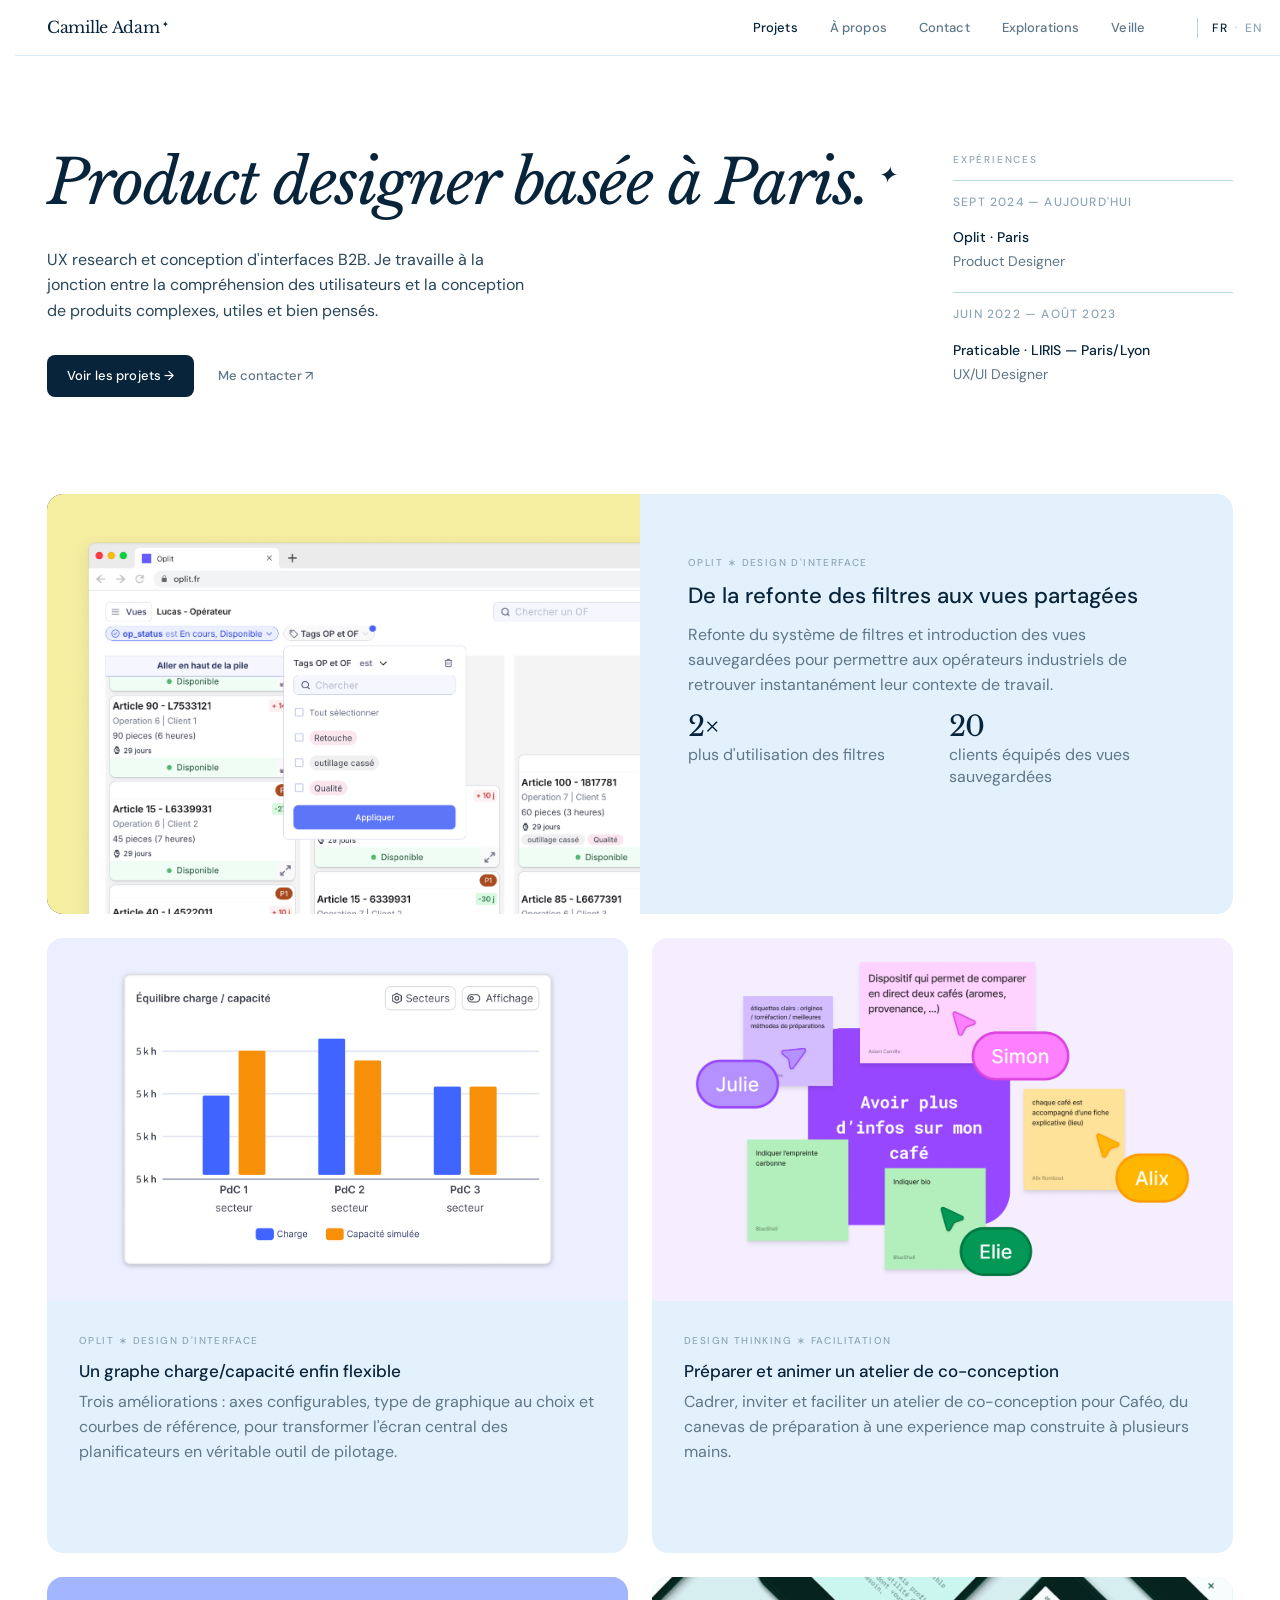
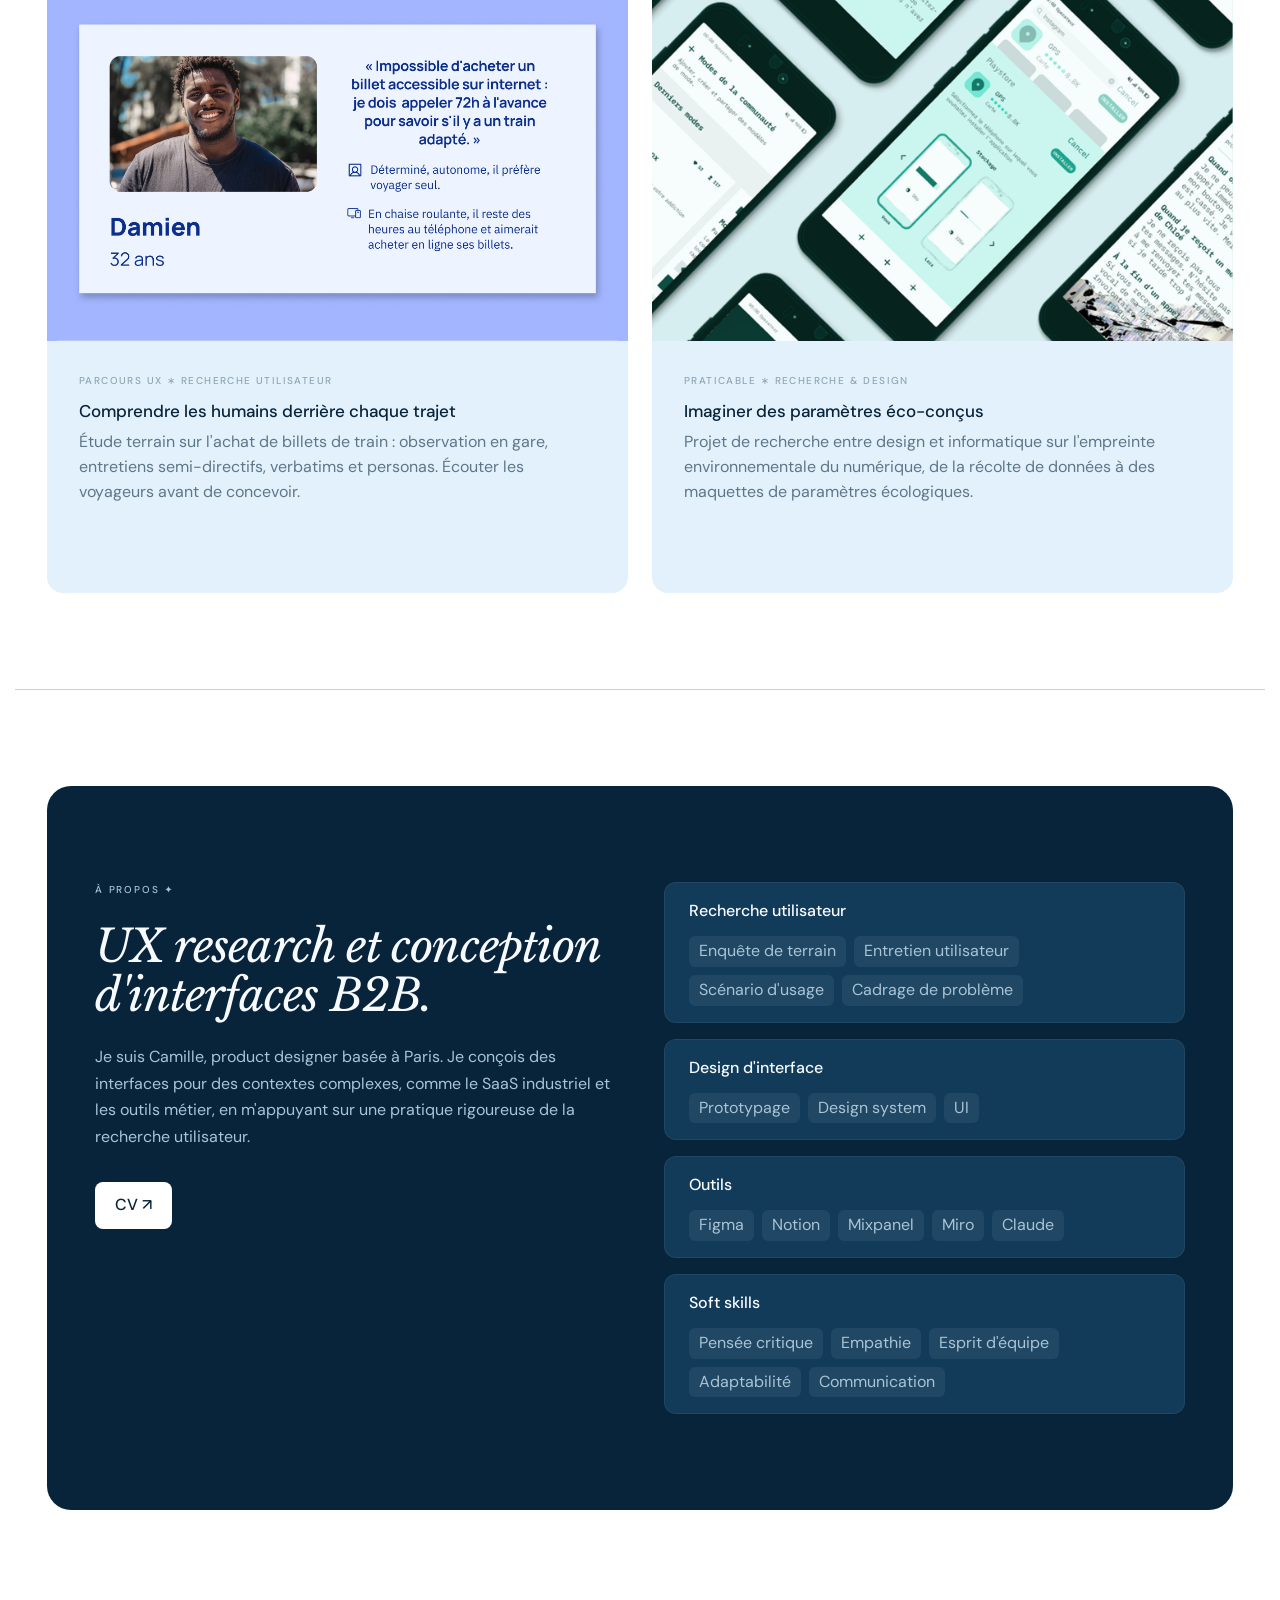
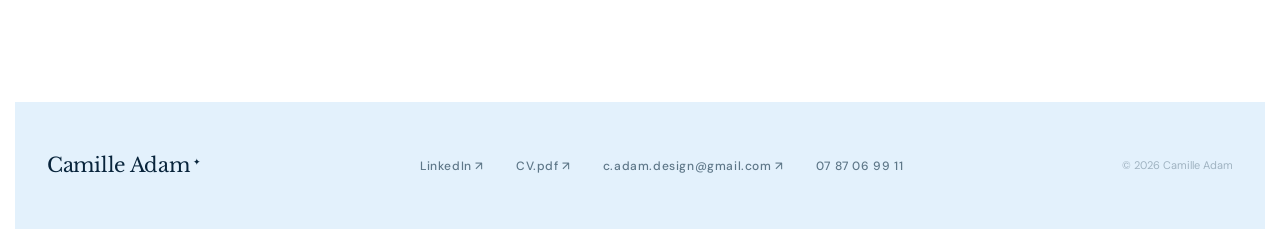
<file: index.html>
<!DOCTYPE html>
<html lang="fr">
<head>
<meta charset="UTF-8">
<meta name="viewport" content="width=device-width, initial-scale=1.0">
<title>Camille Adam — Product Designer</title>
<template id="__bundler_thumbnail" data-bg-color="#F7FBFF">
  <svg viewBox="0 0 1200 800" xmlns="http://www.w3.org/2000/svg">
    <rect width="1200" height="800" fill="#F7FBFF"/>
    <text x="600" y="380" font-family="Georgia, serif" font-size="120" fill="#12304A" text-anchor="middle">Camille Adam</text>
    <text x="600" y="470" font-family="Georgia, serif" font-size="60" fill="#8EA6B5" text-anchor="middle">✦</text>
  </svg>
</template>
<link rel="preconnect" href="https://fonts.googleapis.com">
<link href="https://fonts.googleapis.com/css2?family=Libre+Baskerville:ital,wght@0,400;0,700;1,400&family=DM+Sans:ital,opsz,wght@0,9..40,300;0,9..40,400;0,9..40,500;0,9..40,700&display=swap" rel="stylesheet">
<style>

/* =============================================
   DESIGN SYSTEM TOKENS
   ============================================= */
:root {
  --color-canvas:          #FFFFFF;
  --color-canvas-soft:     #E3F1FC;
  --color-surface-card:    #B9DCF2;
  --color-surface-dark:    #08243B;
  --color-surface-dark-el: #123B59;
  --color-ink:             #08243B;
  --color-body:            #29465A;
  --color-muted:           #5E7788;
  --color-muted-soft:      #8EA6B5;
  --color-hairline:        #B8D5EA;
  --color-hairline-soft:   #D9EBF7;
  --color-on-dark:         #F7FBFF;
  --color-on-dark-soft:    #A9C4D6;

  --font-display: 'Libre Baskerville', Georgia, serif;
  --font-body:    'DM Sans', system-ui, sans-serif;

  --space-xs:  8px;
  --space-sm:  12px;
  --space-md:  16px;
  --space-lg:  24px;
  --space-xl:  32px;
  --space-xxl: 48px;
  --space-section: 96px;

  --radius-sm: 6px;
  --radius-md: 8px;
  --radius-lg: 12px;
  --radius-xl: 16px;
}

/* =============================================
   RESET & BASE
   ============================================= */
*, *::before, *::after { margin: 0; padding: 0; box-sizing: border-box; }

html { scroll-behavior: smooth; }

body {
  background: var(--color-canvas);
  color: var(--color-ink);
  font-family: var(--font-body);
  font-size: 15px;
  line-height: 1.55;
  -webkit-font-smoothing: antialiased;
}

html { overflow-x: hidden; scrollbar-gutter: stable both-edges; }

a { text-decoration: none; color: inherit; }

/* =============================================
   FADE-IN ANIMATION
   ============================================= */
@keyframes fadeUp {
  from { opacity: 0; transform: translateY(16px); }
  to   { opacity: 1; transform: translateY(0); }
}

@media (prefers-reduced-motion: no-preference) {
  .fade-up { animation: fadeUp 0.6s ease both; }
  .fade-up-1 { animation-delay: 0.05s; }
  .fade-up-2 { animation-delay: 0.15s; }
  .fade-up-3 { animation-delay: 0.25s; }
  .fade-up-4 { animation-delay: 0.35s; }
  .fade-up-5 { animation-delay: 0.45s; }
}

/* =============================================
   LAYOUT
   ============================================= */
.page {
  max-width: 1400px;
  margin: 0 auto;
  padding: 0 var(--space-xl);
}

/* =============================================
   NAV
   ============================================= */
nav {
  position: fixed;
  top: 0; left: 0; right: 0;
  z-index: 100;
  background: var(--color-canvas);
  border-bottom: 1px solid var(--color-hairline-soft);
  height: 56px;
  display: flex;
  align-items: center;
}

.nav-inner {
  max-width: 1400px;
  margin: 0 auto;
  padding: 0 var(--space-xl);
  width: 100%;
  display: flex;
  align-items: center;
  justify-content: space-between;
}

.nav-logo {
  font-family: var(--font-display);
  font-style: normal;
  font-size: 16px;
  color: var(--color-ink);
  letter-spacing: -0.3px;
}

.nav-logo span {
  font-size: 0.5em;
  vertical-align: super;
  margin-left: 3px;
}

.nav-links {
  display: flex;
  align-items: center;
  gap: var(--space-xl);
  list-style: none;
}

.nav-links a {
  font-family: var(--font-body);
  font-size: 13px;
  font-weight: 500;
  color: var(--color-muted);
  transition: color 0.15s ease;
  letter-spacing: 0.01em;
  cursor: pointer;
  white-space: nowrap;
}

.nav-links a:hover,
.nav-links a.active { color: var(--color-ink); }

.menu-toggle {
  display: none;
  border: 0;
  background: none;
  color: var(--color-ink);
  font: 500 12px var(--font-body);
  cursor: pointer;
}

/* ---- Language switch ---- */
.lang-switch {
  display: inline-flex;
  align-items: center;
  gap: 6px;
  padding-left: var(--space-sm);
  margin-left: calc(var(--space-xl) - var(--space-sm));
  border-left: 1px solid var(--color-hairline);
}

.lang-switch button {
  font-family: var(--font-body);
  font-size: 12px;
  font-weight: 500;
  letter-spacing: 0.04em;
  color: var(--color-muted-soft);
  background: none;
  border: none;
  padding: 2px;
  cursor: pointer;
  transition: color 0.15s ease;
}

.lang-switch button:hover { color: var(--color-muted); }
.lang-switch button.active { color: var(--color-ink); }
.lang-sep { color: var(--color-muted-soft); font-size: 11px; }

/* =============================================
   HERO
   ============================================= */
.hero {
  padding-top: calc(56px + var(--space-section));
  padding-bottom: var(--space-xxl);
  display: grid;
  grid-template-columns: 1fr 280px;
  gap: var(--space-xxl);
  align-items: start;
}

.hero-title {
  font-family: var(--font-display);
  font-style: italic;
  font-size: clamp(38px, 4.8vw, 62px);
  font-weight: 400;
  line-height: 1.02;
  letter-spacing: -1.5px;
  color: var(--color-ink);
  margin-bottom: var(--space-xl);
}

.hero-title .glyph {
  font-size: 0.38em;
  vertical-align: super;
  margin-left: 8px;
  letter-spacing: 0;
}

.hero-sub {
  font-family: var(--font-body);
  font-size: 16px;
  font-weight: 400;
  color: var(--color-body);
  line-height: 1.6;
  max-width: 480px;
  margin-bottom: var(--space-xl);
}

.hero-actions {
  display: flex;
  align-items: center;
  gap: var(--space-lg);
}

.btn-primary {
  display: inline-flex;
  align-items: center;
  gap: 8px;
  background: var(--color-ink);
  color: var(--color-canvas);
  font-family: var(--font-body);
  font-size: 13px;
  font-weight: 500;
  padding: 11px 20px;
  border-radius: var(--radius-md);
  transition: opacity 0.15s ease;
  letter-spacing: 0.01em;
  cursor: pointer;
  white-space: nowrap;
}

.btn-primary:hover { opacity: 0.85; }

.btn-ghost {
  font-family: var(--font-body);
  font-size: 13px;
  font-weight: 500;
  color: var(--color-muted);
  display: inline-flex;
  align-items: center;
  gap: 6px;
  transition: color 0.15s ease;
  cursor: pointer;
  white-space: nowrap;
}

.btn-ghost:hover { color: var(--color-ink); }

/* =============================================
   TIMELINE (droite du hero)
   ============================================= */
.timeline-label {
  font-family: var(--font-body);
  font-size: 10px;
  font-weight: 500;
  letter-spacing: 0.18em;
  text-transform: uppercase;
  color: var(--color-muted-soft);
  margin-bottom: var(--space-sm);
}

.timeline {
  display: flex;
  flex-direction: column;
  gap: 0;
}

.timeline-year {
  font-family: var(--font-body);
  font-size: 12px;
  font-weight: 500;
  letter-spacing: 0.1em;
  color: var(--color-muted-soft);
  text-transform: uppercase;
  padding: var(--space-sm) 0 var(--space-xs);
  border-top: 1px solid var(--color-hairline);
  margin-top: var(--space-sm);
}

.timeline-year:first-child { margin-top: 0; }

.timeline-item {
  padding: var(--space-xs) 0;
  display: flex;
  flex-direction: column;
  gap: 2px;
}

.timeline-company {
  font-family: var(--font-body);
  font-size: 14px;
  font-weight: 500;
  color: var(--color-ink);
}

.timeline-role {
  font-family: var(--font-body);
  font-size: 14px;
  font-weight: 400;
  color: var(--color-muted);
}

/* =============================================
   DIVIDER
   ============================================= */
.section-divider {
  border: none;
  border-top: 1px solid var(--color-hairline);
  margin: 0;
}

/* =============================================
   PROJETS
   ============================================= */
.projects-section {
  padding: var(--space-xxl) 0 var(--space-section);
}

.section-header {
  display: flex;
  align-items: baseline;
  justify-content: space-between;
  margin-bottom: var(--space-xxl);
}

.section-title {
  font-family: var(--font-display);
  font-style: italic;
  font-size: 32px;
  font-weight: 400;
  color: var(--color-ink);
  letter-spacing: -0.5px;
}

.section-link {
  font-family: var(--font-body);
  font-size: 13px;
  font-weight: 500;
  color: var(--color-muted);
  display: flex;
  align-items: center;
  gap: 6px;
  transition: color 0.15s ease;
  cursor: pointer;
}

.section-link:hover { color: var(--color-ink); }

/* Project grid */
.projects-grid {
  display: grid;
  grid-template-columns: repeat(2, 1fr);
  gap: var(--space-lg);
}

.project-card {
  border-radius: var(--radius-xl);
  overflow: hidden;
  cursor: pointer;
  transition: transform 0.2s ease;
  position: relative;
}

.project-card:not(.project-card-large) {
  display: flex;
  flex-direction: column;
}

.project-card:hover { transform: translateY(-3px); }

.project-card-large {
  grid-column: span 2;
  display: grid;
  grid-template-columns: 1fr 1fr;
}

.project-visual {
  aspect-ratio: 4/3;
  display: flex;
  align-items: center;
  justify-content: center;
  position: relative;
  overflow: hidden;
}

.project-card:not(.project-card-large) .project-visual {
  aspect-ratio: 16 / 10;
  flex: 0 0 auto;
}

.project-card-large .project-visual {
  aspect-ratio: auto;
  min-height: 420px;
}

/* Visuals par projet */
.visual-1 { background: var(--color-surface-dark); }

.visual-1-inner {
  width: 80%;
  height: 70%;
  background: var(--color-surface-dark-el);
  border-radius: var(--radius-lg);
  border: 1px solid #333;
  display: flex;
  flex-direction: column;
  padding: var(--space-md);
  gap: var(--space-sm);
}

.mock-bar { height: 8px; border-radius: 4px; background: #333; }
.mock-bar-short { width: 40%; }
.mock-bar-med   { width: 65%; }
.mock-bar-long  { width: 85%; }

.mock-row { display: flex; gap: 8px; margin-top: auto; }

.mock-pill {
  height: 24px;
  border-radius: 12px;
  background: #2a2820;
  border: 1px solid #3a3830;
  flex: 1;
}

.mock-pill-yellow {
  background: rgba(255, 246, 190, 0.15);
  border-color: rgba(255, 246, 190, 0.3);
}

.visual-2 { background: #DDEBF5; }

.visual-2-inner {
  width: 75%;
  height: 65%;
  display: flex;
  flex-direction: column;
  gap: 10px;
}

.mock-card-light {
  background: #fff;
  border-radius: var(--radius-md);
  padding: 14px;
  flex: 1;
  display: flex;
  flex-direction: column;
  gap: 6px;
  box-shadow: 0 2px 8px rgba(0,0,0,0.06);
}

.mock-dot-row { display: flex; gap: 5px; margin-bottom: 4px; }
.mock-dot { width: 6px; height: 6px; border-radius: 50%; background: #ddd; }
.mock-dot-yellow { background: var(--color-surface-card); }
.mock-line { height: 6px; border-radius: 3px; background: #eee; }

.visual-4 { background: #2A4858; }

.visual-4-inner {
  width: 80%;
  display: flex;
  flex-direction: column;
  gap: 12px;
}

.mock-flow-item {
  background: rgba(255,255,255,0.08);
  border: 1px solid rgba(255,255,255,0.12);
  border-radius: var(--radius-md);
  padding: 10px 14px;
  display: flex;
  align-items: center;
  gap: 10px;
}

.mock-flow-dot {
  width: 8px; height: 8px;
  border-radius: 50%;
  background: var(--color-canvas);
  opacity: 0.6;
  flex-shrink: 0;
}

.mock-flow-line {
  height: 5px;
  border-radius: 3px;
  background: rgba(255,255,255,0.15);
  flex: 1;
}

.visual-3 { background: #E5F2FB; }
.visual-3 { overflow: hidden; }
.visual-5 { background: #D7EEF0; overflow: hidden; }
.visual-5-img {
  width: 100%;
  height: 100%;
  object-fit: cover;
  object-position: center;
  display: block;
  transform: scale(1);
  transition: transform 0.5s cubic-bezier(0.22, 1, 0.36, 1);
}
.project-card:hover .visual-5-img { transform: scale(1.05); }

.visual-8 { overflow: hidden; }
.visual-8-img {
  width: 100%;
  height: 100%;
  object-fit: cover;
  object-position: center;
  display: block;
  transform: scale(1);
  transition: transform 0.5s cubic-bezier(0.22, 1, 0.36, 1);
}
.project-card:hover .visual-8-img { transform: scale(1.05); }

/* Visual 7 — verbatim "voices" wall */
.visual-7 { background: #A2B5FF; overflow: hidden; }
.visual-7-img {
  width: 100%;
  height: 100%;
  object-fit: contain;
  object-position: center;
  display: block;
  transform: scale(1);
  transition: transform 0.5s cubic-bezier(0.22, 1, 0.36, 1);
}
.project-card:hover .visual-7-img { transform: scale(1.05); }
.visual-3-img {
  width: 100%;
  height: 100%;
  object-fit: cover;
  object-position: center;
  display: block;
  transform: scale(1);
  transition: transform 0.5s cubic-bezier(0.22, 1, 0.36, 1);
}
.project-card:hover .visual-3-img { transform: scale(1.05); }

/* Visual 8 — co-design board (FigJam-style) */
.visual-8 { background: var(--color-canvas-soft); }
.visual-8-inner { position: relative; width: 86%; height: 74%; }
.v8-note { position: absolute; border-radius: 6px; padding: 9px 10px; box-shadow: 0 2px 8px rgba(28,26,20,0.10); transition: transform 0.4s cubic-bezier(0.22,1,0.36,1); }
.v8-note .l { display: block; height: 4px; border-radius: 2px; background: rgba(28,26,20,0.28); }
.v8-note .l + .l { margin-top: 4px; }
.v8-note .l.s { width: 60%; }
.v8-n1 { top: 4%; left: 2%; width: 34%; background: var(--color-surface-card); transform: rotate(-4deg); }
.v8-n2 { top: 2%; right: 4%; width: 30%; background: #C8E5F5; transform: rotate(3deg); }
.v8-n3 { top: 40%; left: 8%; width: 32%; background: #D8EEF8; transform: rotate(2deg); }
.v8-n4 { top: 46%; right: 2%; width: 34%; background: var(--color-surface-card); transform: rotate(-3deg); }
.v8-n5 { bottom: 2%; left: 26%; width: 34%; background: #D3EAF5; transform: rotate(-1deg); }
.project-card:hover .v8-n1 { transform: rotate(-4deg) translateY(-4px); }
.project-card:hover .v8-n2 { transform: rotate(3deg) translateY(-4px); }
.project-card:hover .v8-n4 { transform: rotate(-3deg) translateY(-4px); }
.v8-votes { position: absolute; top: 42%; left: 47%; display: flex; gap: 4px; }
.v8-votes span { width: 8px; height: 8px; border-radius: 50%; background: var(--color-ink); opacity: 0.55; }
.v8-votes span:nth-child(2) { opacity: 0.35; }
.v8-votes span:nth-child(3) { opacity: 0.2; }
.visual-3-inner {
  width: 78%;
  height: 62%;
  background: var(--color-surface-dark-el);
  border: 1px solid #333;
  border-radius: var(--radius-lg);
  padding: var(--space-md);
  display: flex;
  align-items: flex-end;
  gap: 7px;
  position: relative;
}
.mock-chart-bar { flex: 1; border-radius: 3px 3px 0 0; background: #333; }
.mock-chart-bar.is-accent { background: rgba(255, 246, 190, 0.35); }
.mock-chart-line {
  position: absolute;
  left: var(--space-md);
  right: var(--space-md);
  top: 40%;
  height: 2px;
  background: rgba(255, 246, 190, 0.55);
}

/* Project info */
.project-info {
  padding: var(--space-xl);
  background: var(--color-canvas-soft);
  display: flex;
  flex-direction: column;
  justify-content: flex-end;
}

.project-card:not(.project-card-large) .project-info {
  flex: 1;
  min-height: 220px;
}

.project-card-large .project-info { padding: var(--space-xxl); justify-content: center; }

.project-tag {
  font-family: var(--font-body);
  font-size: 10px;
  font-weight: 500;
  letter-spacing: 0.14em;
  text-transform: uppercase;
  color: var(--color-muted-soft);
  margin-bottom: var(--space-sm);
}

.project-title {
  font-family: var(--font-body);
  font-size: 17px;
  font-weight: 500;
  color: var(--color-ink);
  line-height: 1.3;
  margin-bottom: var(--space-xs);
}

.project-card-large .project-title {
  font-size: 22px;
  margin-bottom: var(--space-sm);
}

.project-desc {
  font-family: var(--font-body);
  font-size: 16px;
  font-weight: 400;
  color: var(--color-muted);
  line-height: 1.55;
  margin-bottom: var(--space-md);
}

.project-cta {
  display: inline-flex;
  align-items: center;
  gap: 6px;
  margin-top: var(--space-md);
  font-family: var(--font-body);
  font-size: 16px;
  font-weight: 500;
  letter-spacing: 0.01em;
  color: var(--color-ink);
  opacity: 0;
  transform: translateY(4px);
  transition: opacity 0.2s ease, transform 0.2s ease;
}
.project-card:hover .project-cta,
.project-card:focus-visible .project-cta {
  opacity: 1;
  transform: translateY(0);
}
@media (hover: none) {
  .project-cta { opacity: 1; transform: none; }
}

/* Impact / KPIs on the large card */
.project-impact {
  display: flex;
  gap: var(--space-lg);
  margin: 0 0 var(--space-lg);
}

.impact-item {
  flex: 1;
  display: flex;
  flex-direction: column;
  gap: 3px;
}

.impact-num {
  font-family: var(--font-display);
  font-size: 28px;
  font-weight: 400;
  line-height: 1;
  color: var(--color-ink);
  letter-spacing: -0.5px;
}

.impact-label {
  font-family: var(--font-body);
  font-size: 16px;
  font-weight: 400;
  line-height: 1.35;
  color: var(--color-muted);
}

/* =============================================
   ABOUT BAND
   ============================================= */
.about-band {
  background: var(--color-surface-dark);
  border-radius: 24px;
  padding: var(--space-section) var(--space-xxl);
  margin: 0 0 var(--space-section);
  display: grid;
  grid-template-columns: 1fr 1fr;
  gap: var(--space-xxl);
  align-items: center;
}

.about-left {
  align-self: start;
  text-align: left;
}

.about-eyebrow {
  font-family: var(--font-body);
  font-size: 10px;
  font-weight: 500;
  letter-spacing: 0.18em;
  text-transform: uppercase;
  color: var(--color-on-dark-soft);
  margin-bottom: var(--space-lg);
}

.about-title {
  font-family: var(--font-display);
  font-style: italic;
  font-size: clamp(32px, 3.5vw, 48px);
  font-weight: 400;
  color: var(--color-on-dark);
  line-height: 1.1;
  letter-spacing: -0.8px;
  margin-bottom: var(--space-lg);
}

.about-body {
  font-family: var(--font-body);
  font-size: 16px;
  font-weight: 400;
  color: var(--color-on-dark-soft);
  line-height: 1.65;
  margin-bottom: var(--space-xl);
}

.about-btn {
  display: inline-flex;
  align-items: center;
  gap: 8px;
  background: var(--color-canvas);
  color: var(--color-ink);
  font-family: var(--font-body);
  font-size: 16px;
  font-weight: 500;
  padding: 11px 20px;
  border-radius: var(--radius-md);
  transition: opacity 0.15s ease;
}

.about-btn:hover { opacity: 0.85; }

.about-right {
  display: flex;
  flex-direction: column;
  gap: var(--space-md);
}

.skill-item {
  padding: var(--space-md) var(--space-lg);
  background: var(--color-surface-dark-el);
  border-radius: var(--radius-lg);
  border: 1px solid rgba(255,255,255,0.06);
  display: flex;
  flex-direction: column;
  align-items: flex-start;
  gap: var(--space-sm);
}

.skill-name {
  font-family: var(--font-body);
  font-size: 16px;
  font-weight: 500;
  color: var(--color-on-dark);
}

.skill-tags { display: flex; gap: var(--space-xs); flex-wrap: wrap; }

.skill-tag {
  font-family: var(--font-body);
  font-size: 16px;
  font-weight: 400;
  color: var(--color-on-dark-soft);
  background: rgba(255,255,255,0.06);
  padding: 3px 10px;
  border-radius: var(--radius-sm);
}

/* =============================================
   FOOTER
   ============================================= */
footer {
  background: var(--color-canvas-soft);
  padding: var(--space-xxl) 0;
}

.footer-inner {
  max-width: 1400px;
  margin: 0 auto;
  padding: 0 var(--space-xl);
  display: flex;
  align-items: center;
  justify-content: space-between;
  gap: var(--space-lg);
  flex-wrap: wrap;
}

.footer-name {
  font-family: var(--font-display);
  font-style: normal;
  font-size: 20px;
  color: var(--color-ink);
  letter-spacing: -0.3px;
}

.footer-name span {
  font-size: 0.45em;
  vertical-align: super;
  margin-left: 4px;
}

.footer-links {
  display: flex;
  align-items: center;
  gap: var(--space-xl);
  list-style: none;
  flex-wrap: wrap;
}

.footer-links a {
  font-family: var(--font-body);
  font-size: 12px;
  font-weight: 500;
  color: var(--color-muted);
  letter-spacing: 0.05em;
  transition: color 0.15s ease;
}

.footer-links a:hover { color: var(--color-ink); }

.footer-copy {
  font-family: var(--font-body);
  font-size: 11px;
  color: var(--color-muted);
  opacity: 0.5;
}

@media (max-width: 820px) {
  nav { height: 56px; }
  .menu-toggle { display: inline-flex; align-items: center; gap: 8px; }
  .menu-toggle::before { content: '☰'; font-size: 18px; line-height: 1; }
  .nav-links {
    display: none;
    position: absolute;
    top: 56px;
    left: 0;
    right: 0;
    padding: var(--space-lg);
    background: var(--color-canvas);
    border-bottom: 1px solid var(--color-hairline-soft);
    flex-direction: column;
    align-items: flex-start;
    gap: var(--space-md);
  }
  nav.is-open .nav-links { display: flex; }
  .nav-links .lang-switch { margin-left: 0; padding-left: 0; border-left: 0; }
  .hero { grid-template-columns: 1fr; }
  .projects-grid { grid-template-columns: 1fr; }
  .project-card-large { grid-column: span 1; grid-template-columns: 1fr; }
  .about-band { grid-template-columns: 1fr; padding: var(--space-xxl); }
  .page { padding: 0 var(--space-lg); }
  .footer-inner { flex-direction: column; align-items: flex-start; }
}

</style>
</head>
<body>

<!-- =============================================
   NAV
   ============================================= -->
<nav>
  <div class="nav-inner">
    <a href="#" class="nav-logo" data-scroll="top">Camille Adam<span>✦</span></a>
    <button class="menu-toggle" type="button" aria-expanded="false" aria-controls="site-navigation">Menu</button>
    <ul class="nav-links" id="site-navigation">
      <li><a class="active" data-scroll="projets" data-i18n="nav.work">Projets</a></li>
      <li><a data-scroll="about" data-i18n="nav.about">À propos</a></li>
      <li><a data-scroll="contact" data-i18n="nav.contact">Contact</a></li>
      <li><a href="Explorations.html" data-i18n="nav.explo">Explorations</a></li>
      <li><a href="Veille.html" data-i18n="nav.watch">Veille</a></li>
      <li>
        <div class="lang-switch" role="group" aria-label="Langue / Language">
          <button type="button" data-lang="fr" class="active" aria-pressed="true">FR</button>
          <span class="lang-sep" aria-hidden="true">·</span>
          <button type="button" data-lang="en" aria-pressed="false">EN</button>
        </div>
      </li>
    </ul>
  </div>
</nav>

<!-- =============================================
   HERO
   ============================================= -->
<div class="page">
  <section class="hero">

    <div class="hero-left">
      <h1 class="hero-title fade-up fade-up-1">
        <span data-i18n="hero.title">Product designer basée à Paris.</span><span class="glyph">✦</span>
      </h1>
      <p class="hero-sub fade-up fade-up-2" data-i18n="hero.sub">
        UX research et conception d'interfaces B2B. Je travaille à la jonction entre la compréhension des utilisateurs et la conception de produits complexes, utiles et bien pensés.
      </p>
      <div class="hero-actions fade-up fade-up-3">
        <a class="btn-primary" data-scroll="projets" data-i18n="hero.ctaProjects">Voir les projets →</a>
        <a href="mailto:c.adam.design@gmail.com" class="btn-ghost" data-i18n="hero.ctaContact">Me contacter ↗</a>
      </div>
    </div>

    <div class="hero-right fade-up fade-up-5">
      <div class="timeline-label" data-i18n="tl.label">Expériences</div>
      <div class="timeline">

        <div class="timeline-year" data-i18n="tl0.year">Sept 2024 — Aujourd'hui</div>
        <div class="timeline-item">
          <span class="timeline-company">Oplit · Paris</span>
          <span class="timeline-role" data-i18n="tl0.role">Product Designer</span>
        </div>

        <div class="timeline-year" data-i18n="tl1.year">Juin 2022 — Août 2023</div>
        <div class="timeline-item">
          <span class="timeline-company">Praticable · LIRIS — Paris/Lyon</span>
          <span class="timeline-role" data-i18n="tl1.role">UX/UI Designer</span>
        </div>

      </div>
    </div>

  </section>
</div>

<!-- =============================================
   PROJETS
   ============================================= -->
<div class="page" id="projets">
  <section class="projects-section">

    <div class="projects-grid">

      <!-- Projet 1 — Large -->
      <a href="Etude de cas - Filtres et Vues.html" class="project-card project-card-large">
        <div class="project-visual visual-1">
          <img src="img/uc1-filtres.png" alt="Ordonnanceur Oplit sur tablette devant un écran de planification en atelier" style="position:absolute; inset:0; width:100%; height:100%; object-fit:cover;">
        </div>
        <div class="project-info" data-comment-anchor="21b534e54c-div">
          <div class="project-tag" data-i18n="p1.tag">Oplit ∗ Design d'interface</div>
          <div class="project-title" data-i18n="p1.title">De la refonte des filtres aux vues partagées</div>
          <div class="project-desc" data-i18n="p1.desc">Refonte du système de filtres et introduction des vues sauvegardées pour permettre aux opérateurs industriels de retrouver instantanément leur contexte de travail.</div>
          <div class="project-impact">
            <div class="impact-item">
              <div class="impact-num">2×</div>
              <div class="impact-label" data-i18n="p1.kpi1">plus d'utilisation des filtres</div>
            </div>
            <div class="impact-item">
              <div class="impact-num">20</div>
              <div class="impact-label" data-i18n="p1.kpi2">clients équipés des vues sauvegardées</div>
            </div>
          </div>
          <div class="project-cta" data-i18n="proj.cta">Lire l'étude de cas →</div>
        </div>
      </a>

      <!-- Projet 2 -->
      <a href="Etude de cas - Graphe charge capa.html" class="project-card">
        <div class="project-visual visual-3">
          <img src="img/charge-capa-card.jpg" alt="Graphe équilibre charge / capacité" class="visual-3-img">
        </div>
        <div class="project-info">
          <div class="project-tag" data-i18n="p4.tag">Oplit ∗ Design d'interface</div>
          <div class="project-title" data-i18n="p4.title">Un graphe charge/capacité enfin flexible</div>
          <div class="project-desc" data-i18n="p4.desc">Trois améliorations : axes configurables, type de graphique au choix et courbes de référence, pour transformer l'écran central des planificateurs en véritable outil de pilotage.</div>
          <div class="project-cta" data-i18n="proj.cta">Lire l'étude de cas →</div>
        </div>
      </a>

      <!-- Projet — Atelier de co-conception -->
      <a href="Etude de cas - Atelier co-conception.html" class="project-card">
        <div class="project-visual visual-8">
          <img src="img/atelier-coconception-card.jpg" alt="Tableau de co-conception FigJam — post-its d'idéation autour de « Avoir plus d'infos sur mon café »" class="visual-8-img">
        </div>
        <div class="project-info">
          <div class="project-tag" data-i18n="p7.tag">Design Thinking ∗ Facilitation</div>
          <div class="project-title" data-i18n="p7.title">Préparer et animer un atelier de co-conception</div>
          <div class="project-desc" data-i18n="p7.desc">Cadrer, inviter et faciliter un atelier de co-conception pour Caféo, du canevas de préparation à une experience map construite à plusieurs mains.</div>
          <div class="project-cta" data-i18n="proj.cta">Lire l'étude de cas →</div>
        </div>
      </a>

      <!-- Projet — Recherche voyageurs -->
      <a href="Etude de cas - Recherche voyageurs.html" class="project-card">
        <div class="project-visual visual-7">
          <img src="img/card_home_entretien_ux.jpg" alt="Étude terrain sur l'achat de billets de train en gare" class="visual-7-img">
        </div>
        <div class="project-info">
          <div class="project-tag" data-i18n="p6.tag">Parcours UX ∗ Recherche utilisateur</div>
          <div class="project-title" data-i18n="p6.title">Comprendre les humains derrière chaque trajet</div>
          <div class="project-desc" data-i18n="p6.desc">Étude terrain sur l'achat de billets de train : observation en gare, entretiens semi-directifs, verbatims et personas. Écouter les voyageurs avant de concevoir.</div>
          <div class="project-cta" data-i18n="proj.cta">Lire l'étude de cas →</div>
        </div>
      </a>

      <!-- Projet — Limites Numériques -->
      <a href="Etude de cas - Limites Numeriques.html" class="project-card">
        <div class="project-visual visual-5">
          <img src="img/limites-num-hero.png" alt="Maquettes de paramètres éco-conçus sur une série de smartphones" class="visual-5-img">
        </div>
        <div class="project-info">
          <div class="project-tag" data-i18n="p5.tag">Praticable ∗ Recherche & design</div>
          <div class="project-title" data-i18n="p5.title">Imaginer des paramètres éco-conçus</div>
          <div class="project-desc" data-i18n="p5.desc">Projet de recherche entre design et informatique sur l'empreinte environnementale du numérique, de la récolte de données à des maquettes de paramètres écologiques.</div>
          <div class="project-cta" data-i18n="proj.cta">Lire l'étude de cas →</div>
        </div>
      </a>

    </div>
  </section>
</div>

<hr class="section-divider">

<!-- =============================================
   ABOUT BAND
   ============================================= -->
<div class="page" id="about">
  <div style="padding: var(--space-section) 0;">
    <div class="about-band">
      <div class="about-left">
        <div class="about-eyebrow" data-i18n="about.eyebrow">À propos ✦</div>
        <h2 class="about-title" data-i18n="about.title">UX research et conception d'interfaces B2B.</h2>
        <p class="about-body" data-i18n="about.body">
          Je suis Camille, product designer basée à Paris. Je conçois des interfaces pour des contextes complexes, comme le SaaS industriel et les outils métier, en m'appuyant sur une pratique rigoureuse de la recherche utilisateur.
        </p>
        <a href="cv.pdf" target="_blank" rel="noopener" class="about-btn" data-i18n="nav.cv">CV ↗</a>
      </div>

      <div class="about-right">
        <div class="skill-item">
          <span class="skill-name" data-i18n="skill0">Recherche utilisateur</span>
          <div class="skill-tags">
            <span class="skill-tag" data-i18n="skill0.tag1">Enquête de terrain</span>
            <span class="skill-tag" data-i18n="skill0.tag2">Entretien utilisateur</span>
            <span class="skill-tag" data-i18n="skill0.tag3">Scénario d'usage</span>
            <span class="skill-tag" data-i18n="skill0.tag4">Cadrage de problème</span>
          </div>
        </div>
        <div class="skill-item">
          <span class="skill-name" data-i18n="skill1">Design d'interface</span>
          <div class="skill-tags">
            <span class="skill-tag" data-i18n="skill1.tag1">Prototypage</span>
            <span class="skill-tag" data-i18n="skill1.tag2">Design system</span>
            <span class="skill-tag" data-i18n="skill1.tag3">UI</span>
          </div>
        </div>
        <div class="skill-item">
          <span class="skill-name" data-i18n="skill2">Outils</span>
          <div class="skill-tags">
            <span class="skill-tag">Figma</span>
            <span class="skill-tag">Notion</span>
            <span class="skill-tag">Mixpanel</span>
            <span class="skill-tag">Miro</span>
            <span class="skill-tag">Claude</span>
          </div>
        </div>
        <div class="skill-item">
          <span class="skill-name" data-i18n="skill3">Soft skills</span>
          <div class="skill-tags">
            <span class="skill-tag" data-i18n="skill3.tag1">Pensée critique</span>
            <span class="skill-tag" data-i18n="skill3.tag2">Empathie</span>
            <span class="skill-tag" data-i18n="skill3.tag3">Esprit d'équipe</span>
            <span class="skill-tag" data-i18n="skill3.tag4">Adaptabilité</span>
            <span class="skill-tag" data-i18n="skill3.tag5">Communication</span>
          </div>
        </div>
      </div>
    </div>
  </div>
</div>

<!-- =============================================
   FOOTER
   ============================================= -->
<footer id="contact">
  <div class="footer-inner">
    <div class="footer-name">Camille Adam<span>✦</span></div>
    <ul class="footer-links">
      <li><a href="#">LinkedIn ↗</a></li>
      <li><a href="cv.pdf" target="_blank" rel="noopener">CV.pdf ↗</a></li>
      <li><a href="mailto:c.adam.design@gmail.com">c.adam.design@gmail.com ↗</a></li>
      <li><a href="tel:0787069911">07 87 06 99 11</a></li>
    </ul>
    <div class="footer-copy">© 2026 Camille Adam</div>
  </div>
</footer>

<script>
  /* ---- FR / EN translations ---- */
  var I18N = {
    fr: {
      "nav.work": "Projets", "nav.about": "À propos", "nav.contact": "Contact", "nav.cv": "CV ↗", "nav.watch": "Veille", "nav.explo": "Explorations",
      "hero.title": "Product designer basée à Paris.",
      "hero.sub": "UX research et conception d'interfaces B2B. Je travaille à la jonction entre la compréhension des utilisateurs et la conception de produits complexes, utiles et bien pensés.",
      "hero.ctaProjects": "Voir les projets →",
      "hero.ctaContact": "Me contacter ↗",
      "tl.label": "Expériences",
      "tl0.year": "Sept 2024 — Aujourd'hui", "tl0.role": "Product Designer",
      "tl1.year": "Juin 2022 — Août 2023", "tl1.role": "UX/UI Designer",
      "proj.all": "Tous les projets →", "proj.cta": "Lire l'étude de cas →",
      "p1.tag": "Oplit ∗ Design d'interface",
      "p1.title": "De la refonte des filtres aux vues partagées",
      "p1.desc": "Refonte du système de filtres et introduction des vues sauvegardées pour permettre aux opérateurs industriels de retrouver instantanément leur contexte de travail.",
      "p1.kpi1": "plus d'utilisation des filtres",
      "p1.kpi2": "clients équipés des vues sauvegardées",
      "p1.kpi3": "ticket de support sur le parcours",
      "p2.tag": "Recherche utilisateur ∗ 2022 — 2023",
      "p2.title": "UX Research & conception B2B, Praticable · LIRIS",
      "p2.desc": "Recherche utilisateur et conception d'interfaces dans un contexte académique et industriel, en binôme chercheurs/designers.",
      "p3.tag": "Design system ∗ En cours",
      "p3.title": "Conception d'un design system pour interfaces industrielles",
      "p3.desc": "Tokens, composants et documentation pour une équipe produit opérant dans des contextes d'usage exigeants.",
      "p4.tag": "Oplit ∗ Design d'interface",
      "p4.title": "Un graphe charge/capacité enfin flexible",
      "p4.desc": "Trois améliorations : axes configurables, type de graphique au choix et courbes de référence, pour transformer l'écran central des planificateurs en véritable outil de pilotage.",
      "p5.tag": "Praticable ∗ Recherche & design",
      "p5.title": "Imaginer des paramètres éco-conçus",
      "p5.desc": "Projet de recherche entre design et informatique sur l'empreinte environnementale du numérique, de la récolte de données à des maquettes de paramètres écologiques.",
      "p6.tag": "Parcours UX ∗ Recherche utilisateur",
      "p6.title": "Comprendre les humains derrière chaque trajet",
      "p6.desc": "Étude terrain sur l'achat de billets de train : observation en gare, entretiens semi-directifs, verbatims et personas. Écouter les voyageurs avant de concevoir.",
      "p6.v1": "Parfois, je voyage avec des gens qui ont payé le double de moi, sans explication.",
      "p6.v2": "Si je devais partir à la dernière minute, je prendrais le car. C'est plus long, mais moins cher.",
      "p7.tag": "Design Thinking ∗ Facilitation",
      "p7.title": "Préparer et animer un atelier de co-conception",
      "p7.desc": "Cadrer, inviter et faciliter un atelier de co-conception pour Caféo, du canevas de préparation à une experience map construite à plusieurs mains.",
      "about.eyebrow": "À propos ✦",
      "about.title": "UX research et conception d'interfaces B2B.",
      "about.body": "Je suis Camille, product designer basée à Paris. Je conçois des interfaces pour des contextes complexes, comme le SaaS industriel et les outils métier, en m'appuyant sur une pratique rigoureuse de la recherche utilisateur.",
      "skill0": "Recherche utilisateur", "skill1": "Design d'interface", "skill2": "Outils", "skill3": "Soft skills",
      "skill0.tag1": "Enquête de terrain", "skill0.tag2": "Entretien utilisateur", "skill0.tag3": "Scénario d'usage", "skill0.tag4": "Cadrage de problème",
      "skill1.tag1": "Prototypage", "skill1.tag2": "Design system", "skill1.tag3": "UI",
      "skill3.tag1": "Pensée critique", "skill3.tag2": "Empathie", "skill3.tag3": "Esprit d'équipe", "skill3.tag4": "Adaptabilité", "skill3.tag5": "Communication"
    },
    en: {
      "nav.work": "Work", "nav.about": "About", "nav.contact": "Contact", "nav.cv": "CV ↗", "nav.watch": "Watch", "nav.explo": "Explorations",
      "hero.title": "Product designer based in Paris.",
      "hero.sub": "UX research and B2B interface design. I work at the intersection of understanding users and designing complex, useful, well-considered products.",
      "hero.ctaProjects": "View projects →",
      "hero.ctaContact": "Get in touch ↗",
      "tl.label": "Experience",
      "tl0.year": "Sept 2024 — Present", "tl0.role": "Product Designer",
      "tl1.year": "June 2022 — Aug 2023", "tl1.role": "UX/UI Designer",
      "proj.all": "All projects →", "proj.cta": "Read the case study →",
      "p1.tag": "Oplit ∗ Interface design",
      "p1.title": "From filter redesign to shared views",
      "p1.desc": "Redesigning the filter system and introducing saved views so industrial operators instantly recover their working context.",
      "p1.kpi1": "more usage on the filters",
      "p1.kpi2": "clients using saved views",
      "p1.kpi3": "support tickets on the flow",
      "p2.tag": "User research ∗ 2022 — 2023",
      "p2.title": "UX Research & B2B design, Praticable · LIRIS",
      "p2.desc": "User research and interface design in an academic and industrial context, pairing researchers and designers.",
      "p3.tag": "Design system ∗ Ongoing",
      "p3.title": "Designing a design system for industrial interfaces",
      "p3.desc": "Tokens, components and documentation for a product team operating in demanding use contexts.",
      "p4.tag": "Oplit ∗ Interface design",
      "p4.title": "A load/capacity chart that's finally flexible",
      "p4.desc": "Three improvements: configurable axes, switchable chart type and reference curves, turning the planners' central screen into a real steering tool.",
      "p5.tag": "Praticable ∗ Research & design",
      "p5.title": "Designing eco-conscious settings",
      "p5.desc": "A research project between design and computer science on the environmental footprint of digital technology, from data collection to mockups of ecological settings.",
      "p6.tag": "UX track ∗ User research",
      "p6.title": "Understanding the people behind each journey",
      "p6.desc": "Field study on buying train tickets: in-station observation, semi-structured interviews, verbatims and personas. Listening to travelers before designing.",
      "p6.v1": "Sometimes I travel with people who paid double what I did, with no explanation.",
      "p6.v2": "If I had to leave at the last minute, I'd take the coach. Longer, but cheaper.",
      "p7.tag": "Design Thinking ∗ Facilitation",
      "p7.title": "Preparing and running a co-design workshop",
      "p7.desc": "Framing, inviting and facilitating a co-design workshop for Caféo, from the preparation canvas to an experience map built by many hands.",
      "about.eyebrow": "About ✦",
      "about.title": "UX research and B2B interface design.",
      "about.body": "I'm Camille, a product designer based in Paris. I design interfaces for complex contexts, such as industrial SaaS and business tools, grounded in a rigorous user-research practice.",
      "skill0": "User research", "skill1": "Interface design", "skill2": "Tools", "skill3": "Soft skills",
      "skill0.tag1": "Field research", "skill0.tag2": "User interviews", "skill0.tag3": "Usage scenarios", "skill0.tag4": "Problem framing",
      "skill1.tag1": "Prototyping", "skill1.tag2": "Design system", "skill1.tag3": "UI",
      "skill3.tag1": "Critical thinking", "skill3.tag2": "Empathy", "skill3.tag3": "Teamwork", "skill3.tag4": "Adaptability", "skill3.tag5": "Communication"
    }
  };

  var LANG_KEY = 'ca-site-lang';
  var CURRENT_LANG = 'fr';

  function applyLang(lang) {
    CURRENT_LANG = (lang === 'en') ? 'en' : 'fr';
    var dict = I18N[lang] || I18N.fr;
    document.querySelectorAll('[data-i18n]').forEach(function (el) {
      var key = el.getAttribute('data-i18n');
      if (dict[key] != null) el.textContent = dict[key];
    });
    document.documentElement.lang = lang;
    document.querySelectorAll('.lang-switch button').forEach(function (b) {
      var on = b.getAttribute('data-lang') === lang;
      b.classList.toggle('active', on);
      b.setAttribute('aria-pressed', on ? 'true' : 'false');
    });
    try { localStorage.setItem(LANG_KEY, lang); } catch (e) {}
  }

  /* ---- Smooth scroll with sticky-nav offset ---- */
  function scrollTo(target) {
    var scroller = document.scrollingElement || document.documentElement;
    if (target === 'top') { scroller.scrollTo({ top: 0, behavior: 'smooth' }); return; }
    var el = document.getElementById(target);
    if (el) {
      var y = el.getBoundingClientRect().top + scroller.scrollTop - 56;
      scroller.scrollTo({ top: y, behavior: 'smooth' });
    }
  }

  document.addEventListener('click', function (e) {
    var s = e.target.closest('[data-scroll]');
    if (s) { e.preventDefault(); scrollTo(s.getAttribute('data-scroll')); return; }
    var b = e.target.closest('.lang-switch button');
    if (b) { applyLang(b.getAttribute('data-lang')); }
  });

  /* ---- Init ---- */
  document.addEventListener('click', function (event) {
    var toggle = event.target.closest('.menu-toggle');
    if (toggle) {
      var nav = toggle.closest('nav');
      var isOpen = nav.classList.toggle('is-open');
      toggle.setAttribute('aria-expanded', isOpen ? 'true' : 'false');
      return;
    }
    if (event.target.closest('.nav-links a')) {
      var openNav = document.querySelector('nav.is-open');
      if (openNav) openNav.classList.remove('is-open');
      var openToggle = document.querySelector('.menu-toggle[aria-expanded="true"]');
      if (openToggle) openToggle.setAttribute('aria-expanded', 'false');
    }
  });

  (function () {
    var saved = 'fr';
    try { var s = localStorage.getItem(LANG_KEY); if (s === 'fr' || s === 'en') saved = s; } catch (e) {}
    applyLang(saved);
  })();

  /* Safety net: if the animation clock is frozen (throttled preview),
     force entrance animations to their end state so content is never hidden. */
  function ensureVisible() {
    document.querySelectorAll('.fade-up').forEach(function (el) {
      (el.getAnimations ? el.getAnimations() : []).forEach(function (a) {
        try { a.finish(); } catch (e) {}
      });
    });
  }
  setTimeout(ensureVisible, 900);
</script>

</body>
</html>
</file>
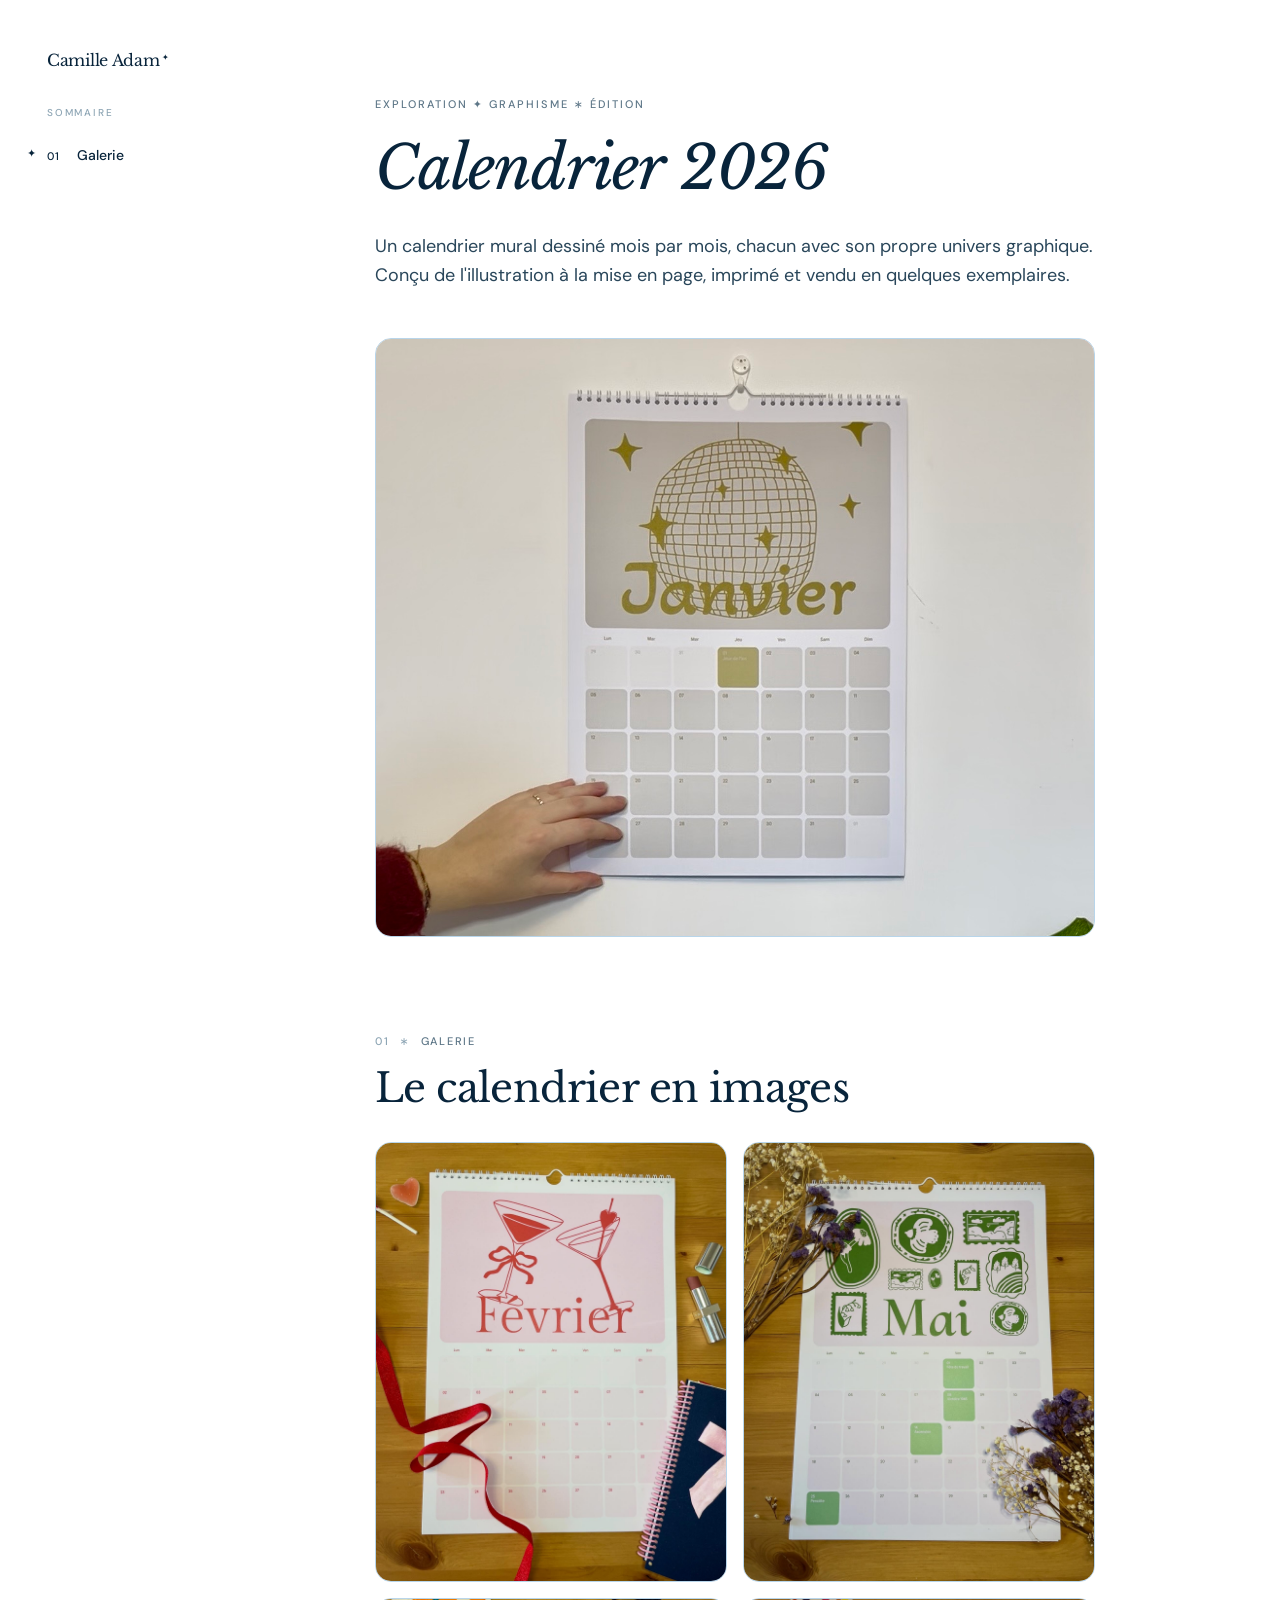
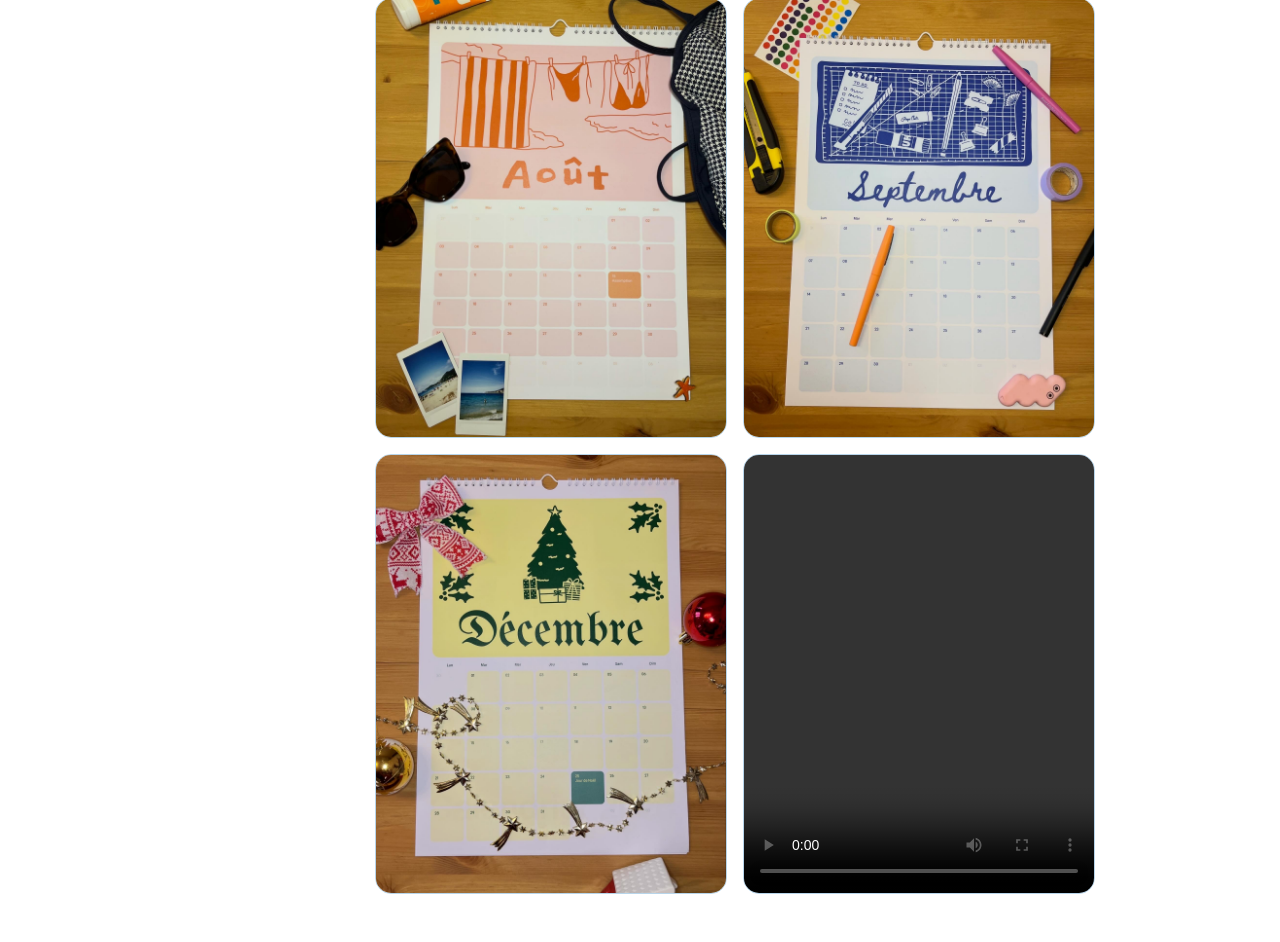
<file: Calendrier 2026.html>
<!DOCTYPE html>
<html lang="fr">
<head>
<meta charset="UTF-8">
<meta name="viewport" content="width=device-width, initial-scale=1.0">
<title>Calendrier 2026 — Camille Adam</title>
<link rel="preconnect" href="https://fonts.googleapis.com">
<link href="https://fonts.googleapis.com/css2?family=Libre+Baskerville:ital,wght@0,400;0,700;1,400&family=DM+Sans:ital,opsz,wght@0,9..40,300;0,9..40,400;0,9..40,500;0,9..40,700&display=swap" rel="stylesheet">
<style>

:root {
  --color-canvas:          #FFFFFF;
  --color-canvas-soft:     #E3F1FC;
  --color-surface-card:    #B9DCF2;
  --color-surface-dark:    #08243B;
  --color-surface-dark-el: #123B59;
  --color-ink:             #08243B;
  --color-body:            #29465A;
  --color-muted:            #5E7788;
  --color-muted-soft:      #8EA6B5;
  --color-hairline:        #B8D5EA;
  --color-hairline-soft:   #D9EBF7;
  --color-on-dark:         #F7FBFF;
  --color-on-dark-soft:    #A9C4D6;

  --font-display: 'Libre Baskerville', Georgia, serif;
  --font-body:    'DM Sans', system-ui, sans-serif;

  --space-xs:  8px;
  --space-sm:  12px;
  --space-md:  16px;
  --space-lg:  24px;
  --space-xl:  32px;
  --space-xxl: 48px;
  --space-section: 96px;

  --radius-sm: 6px;
  --radius-md: 8px;
  --radius-lg: 12px;
  --radius-xl: 16px;
}

*, *::before, *::after { margin: 0; padding: 0; box-sizing: border-box; }
html { overflow-x: hidden; scrollbar-gutter: stable both-edges; }
body {
  background: var(--color-canvas); color: var(--color-ink);
  font-family: var(--font-body); font-size: 16px; font-weight: 400; line-height: 1.55;
  -webkit-font-smoothing: antialiased;
}
a { text-decoration: none; color: inherit; }

@keyframes fadeUp { from { opacity: 0; transform: translateY(16px); } to { opacity: 1; transform: translateY(0); } }
@media (prefers-reduced-motion: no-preference) {
  .fade-up { animation: fadeUp 0.6s ease both; }
  .fade-up-1 { animation-delay: 0.05s; } .fade-up-2 { animation-delay: 0.15s; }
  .fade-up-3 { animation-delay: 0.25s; } .fade-up-4 { animation-delay: 0.35s; }
}

/* LAYOUT */
.shell {
  max-width: 1400px; margin: 0 auto; padding: 0 var(--space-xl);
  display: grid; grid-template-columns: 232px minmax(0, 1fr);
  gap: var(--space-section); align-items: start;
}
.rail { position: sticky; top: 0; height: 100vh; display: flex; flex-direction: column; padding: var(--space-xxl) 0; }
.rail-sig { font-family: var(--font-display); font-style: normal; font-size: 16px; color: var(--color-ink); letter-spacing: -0.3px; margin-bottom: var(--space-xl); }
.rail-sig span { font-size: 0.5em; vertical-align: super; margin-left: 3px; }

.pagehead { position: fixed; bottom: var(--space-lg); left: var(--space-xxl); z-index: 50; }
.lang-switch { display: inline-flex; align-items: center; gap: 6px; }
.lang-switch button { font-family: var(--font-body); font-size: 12px; font-weight: 500; letter-spacing: 0.04em; color: var(--color-muted-soft); background: none; border: none; padding: 2px; cursor: pointer; transition: color 0.15s ease; }
.lang-switch button:hover { color: var(--color-muted); }
.lang-switch button.active { color: var(--color-ink); }
.lang-sep { color: var(--color-muted-soft); font-size: 11px; }

.rail-label { font-family: var(--font-body); font-size: 10px; font-weight: 500; letter-spacing: 0.18em; text-transform: uppercase; color: var(--color-muted-soft); margin-bottom: var(--space-md); }
.rail-nav { display: flex; flex-direction: column; list-style: none; }
.rail-nav a { display: grid; grid-template-columns: 22px 1fr; align-items: baseline; gap: var(--space-xs); padding: 9px 0; font-family: var(--font-body); font-size: 14px; font-weight: 400; color: var(--color-muted); transition: color 0.15s ease; cursor: pointer; position: relative; }
.rail-nav a .n { font-size: 11px; font-weight: 500; letter-spacing: 0.06em; color: var(--color-muted-soft); transition: color 0.15s ease; }
.rail-nav a:hover { color: var(--color-ink); }
.rail-nav a.active { color: var(--color-ink); font-weight: 500; }
.rail-nav a.active .n { color: var(--color-ink); }
.rail-nav a.active::before { content: '✦'; position: absolute; left: -20px; top: 9px; font-size: 11px; color: var(--color-ink); }
.rail-foot { margin-top: auto; padding-top: var(--space-lg); border-top: 1px solid var(--color-hairline); }
.rail-contact { font-family: var(--font-body); font-size: 13px; font-weight: 500; color: var(--color-muted); display: inline-flex; align-items: center; gap: 6px; transition: color 0.15s ease; }
.rail-contact:hover { color: var(--color-ink); }

.content { max-width: 720px; padding: var(--space-section) 0 var(--space-xxl); }

/* HERO */
.eyebrow { font-family: var(--font-body); font-size: 11px; font-weight: 500; letter-spacing: 0.18em; text-transform: uppercase; color: var(--color-muted); margin-bottom: var(--space-lg); }
.hero-title { font-family: var(--font-display); font-style: italic; font-size: clamp(40px, 5vw, 60px); font-weight: 400; line-height: 1.05; letter-spacing: -1.2px; color: var(--color-ink); margin-bottom: var(--space-xl); }
.hero-context { font-family: var(--font-body); font-size: 18px; font-weight: 400; color: var(--color-body); line-height: 1.6; margin-bottom: var(--space-xxl); }

/* SECTIONS */
.section { padding-top: var(--space-section); scroll-margin-top: var(--space-xl); }
.sec-eyebrow { font-family: var(--font-body); font-size: 11px; font-weight: 500; letter-spacing: 0.16em; text-transform: uppercase; color: var(--color-muted); display: flex; align-items: center; gap: 10px; margin-bottom: var(--space-md); }
.sec-eyebrow .num, .sec-eyebrow .sep { color: var(--color-muted-soft); }
.sec-title { font-family: var(--font-display); font-size: clamp(28px, 3.4vw, 40px); font-weight: 400; line-height: 1.1; letter-spacing: -0.6px; color: var(--color-ink); margin-bottom: var(--space-lg); }
.prose { font-family: var(--font-body); font-size: 16px; font-weight: 400; color: var(--color-body); line-height: 1.65; }
.prose + .prose { margin-top: var(--space-md); }

.plate { margin-top: var(--space-xl); }
.plate img { display: block; width: 100%; height: auto; border-radius: var(--radius-xl); border: 1px solid var(--color-hairline); }

.calendar-gallery { display: grid; grid-template-columns: repeat(2, 1fr); gap: var(--space-md); margin-top: var(--space-xl); }
.calendar-gallery img, .calendar-gallery video { display: block; width: 100%; aspect-ratio: 4 / 5; object-fit: cover; border-radius: var(--radius-xl); border: 1px solid var(--color-hairline); background: var(--color-canvas-soft); }

@media (max-width: 920px) {
  .shell { grid-template-columns: 1fr; gap: 0; padding: 0 var(--space-lg); }
  .rail { position: static; height: auto; flex-direction: row; flex-wrap: wrap; align-items: center; gap: var(--space-md) var(--space-lg); padding: var(--space-lg) 0; border-bottom: 1px solid var(--color-hairline); }
  .rail-sig { margin-bottom: 0; }
  .pagehead { bottom: var(--space-md); left: var(--space-lg); }
  .rail-label { display: none; }
  .rail-nav { flex-direction: row; flex-wrap: wrap; gap: 0 var(--space-md); width: 100%; }
  .rail-nav a { padding: 6px 0; }
  .rail-nav a.active::before { display: none; }
  .rail-foot { display: none; }
  .content { padding-top: var(--space-xxl); }
  .calendar-gallery { grid-template-columns: 1fr; }
}

</style>
</head>
<body>

<div class="shell">

  <aside class="rail">
    <a href="index.html" class="rail-sig">Camille Adam<span>✦</span></a>
    <div class="rail-label" data-i18n="rail.toc">Sommaire</div>
    <ul class="rail-nav" id="railnav">
      <li><a data-anchor="galerie"><span class="n">01</span><span data-i18n="rail.galerie">Galerie</span></a></li>
    </ul>
  </aside>

  <div class="content" data-screen-label="Exploration — Calendrier 2026">

    <!-- HERO -->
    <div class="eyebrow fade-up fade-up-1" data-i18n="hero.eyebrow">Exploration ✦ Graphisme ∗ Édition</div>
    <h1 class="hero-title fade-up fade-up-2" data-i18n="hero.title">Calendrier 2026</h1>
    <p class="hero-context fade-up fade-up-3" data-i18n="hero.context">
      Un calendrier mural dessiné mois par mois, chacun avec son propre univers graphique. Conçu de
      l'illustration à la mise en page, imprimé et vendu en quelques exemplaires.
    </p>

    <figure class="plate">
      <img src="img/card_calendrier.jpg" alt="Calendrier 2026">
    </figure>

    <!-- 01 GALERIE -->
    <section class="section" id="galerie">
      <div class="sec-eyebrow"><span class="num">01</span><span class="sep">∗</span> <span data-i18n="sec.galerie">Galerie</span></div>
      <h2 class="sec-title" data-i18n="g.title">Le calendrier en images</h2>
      <div class="calendar-gallery">
        <img src="img/calendrier5.JPG" alt="Calendrier 2026 — Février">
        <img src="img/calendrier4.JPG" alt="Calendrier 2026 — Mai">
        <img src="img/calendrier3.JPG" alt="Calendrier 2026 — Août">
        <img src="img/calendrier2.JPG" alt="Calendrier 2026 — Septembre">
        <img src="img/calendrier1.JPG" alt="Calendrier 2026 — Décembre">
        <video src="img/calendrier_video.MOV" controls playsinline></video>
      </div>
    </section>

  </div>
</div>

<script>
  var LANG_KEY = 'ca-site-lang';
  var DOC_TITLE = { fr: "Exploration — Calendrier 2026", en: "Exploration — 2026 Calendar" };
  var I18N = {
    fr: {
      "rail.toc": "Sommaire",
      "rail.galerie": "Galerie",
      "hero.eyebrow": "Exploration ✦ Graphisme ∗ Édition",
      "hero.title": "Calendrier 2026",
      "hero.context": "Un calendrier mural dessiné mois par mois, chacun avec son propre univers graphique. Conçu de l'illustration à la mise en page, imprimé et vendu en quelques exemplaires.",
      "sec.galerie": "Galerie",
      "g.title": "Le calendrier en images"
    },
    en: {
      "rail.toc": "Contents",
      "rail.galerie": "Gallery",
      "hero.eyebrow": "Exploration ✦ Graphic design ∗ Print",
      "hero.title": "2026 Calendar",
      "hero.context": "A wall calendar drawn month by month, each with its own graphic universe. Designed from illustration to layout, printed and sold in a few copies.",
      "sec.galerie": "Gallery",
      "g.title": "The calendar in pictures"
    }
  };

  function applyLang(lang) {
    var dict = I18N[lang] || I18N.fr;
    document.querySelectorAll('[data-i18n]').forEach(function (el) {
      var key = el.getAttribute('data-i18n');
      if (dict[key] != null) el.innerHTML = dict[key].replace(/ — /g, ', ');
    });
    document.documentElement.lang = lang;
    if (DOC_TITLE[lang]) document.title = DOC_TITLE[lang];
    document.querySelectorAll('.lang-switch button').forEach(function (b) {
      var on = b.getAttribute('data-lang') === lang;
      b.classList.toggle('active', on);
      b.setAttribute('aria-pressed', on ? 'true' : 'false');
    });
    try { localStorage.setItem(LANG_KEY, lang); } catch (e) {}
  }
  document.addEventListener('click', function (e) {
    var b = e.target.closest('.lang-switch button');
    if (b) { applyLang(b.getAttribute('data-lang')); }
  });
  (function () {
    var saved = 'fr';
    try { var s = localStorage.getItem(LANG_KEY); if (s === 'fr' || s === 'en') saved = s; } catch (e) {}
    applyLang(saved);
  })();

  var OFFSET = 32;
  function scroller() { return document.scrollingElement || document.documentElement; }
  function goTo(id) {
    var el = document.getElementById(id); if (!el) return;
    var sc = scroller();
    var y = el.getBoundingClientRect().top + sc.scrollTop - OFFSET;
    sc.scrollTo({ top: y, behavior: 'smooth' });
  }
  document.addEventListener('click', function (e) {
    var a = e.target.closest('[data-anchor]');
    if (a) { e.preventDefault(); goTo(a.getAttribute('data-anchor')); }
  });
  (function () {
    var links = Array.prototype.slice.call(document.querySelectorAll('#railnav a'));
    var ids = links.map(function (l) { return l.getAttribute('data-anchor'); });
    var sections = ids.map(function (id) { return document.getElementById(id); });
    function setActive(id) { links.forEach(function (l) { l.classList.toggle('active', l.getAttribute('data-anchor') === id); }); }
    function onScroll() {
      var best = ids[0], bestTop = -Infinity;
      for (var j = 0; j < sections.length; j++) {
        if (!sections[j]) continue;
        var top = sections[j].getBoundingClientRect().top - OFFSET - 130;
        if (top <= 0 && top > bestTop) { bestTop = top; best = ids[j]; }
      }
      setActive(best);
    }
    setActive(ids[0]);
    window.addEventListener('scroll', onScroll, { passive: true });
    onScroll();
  })();
  setTimeout(function () {
    document.querySelectorAll('.fade-up').forEach(function (el) {
      (el.getAnimations ? el.getAnimations() : []).forEach(function (a) { try { a.finish(); } catch (e) {} });
    });
  }, 900);
</script>
</body>
</html>
</file>
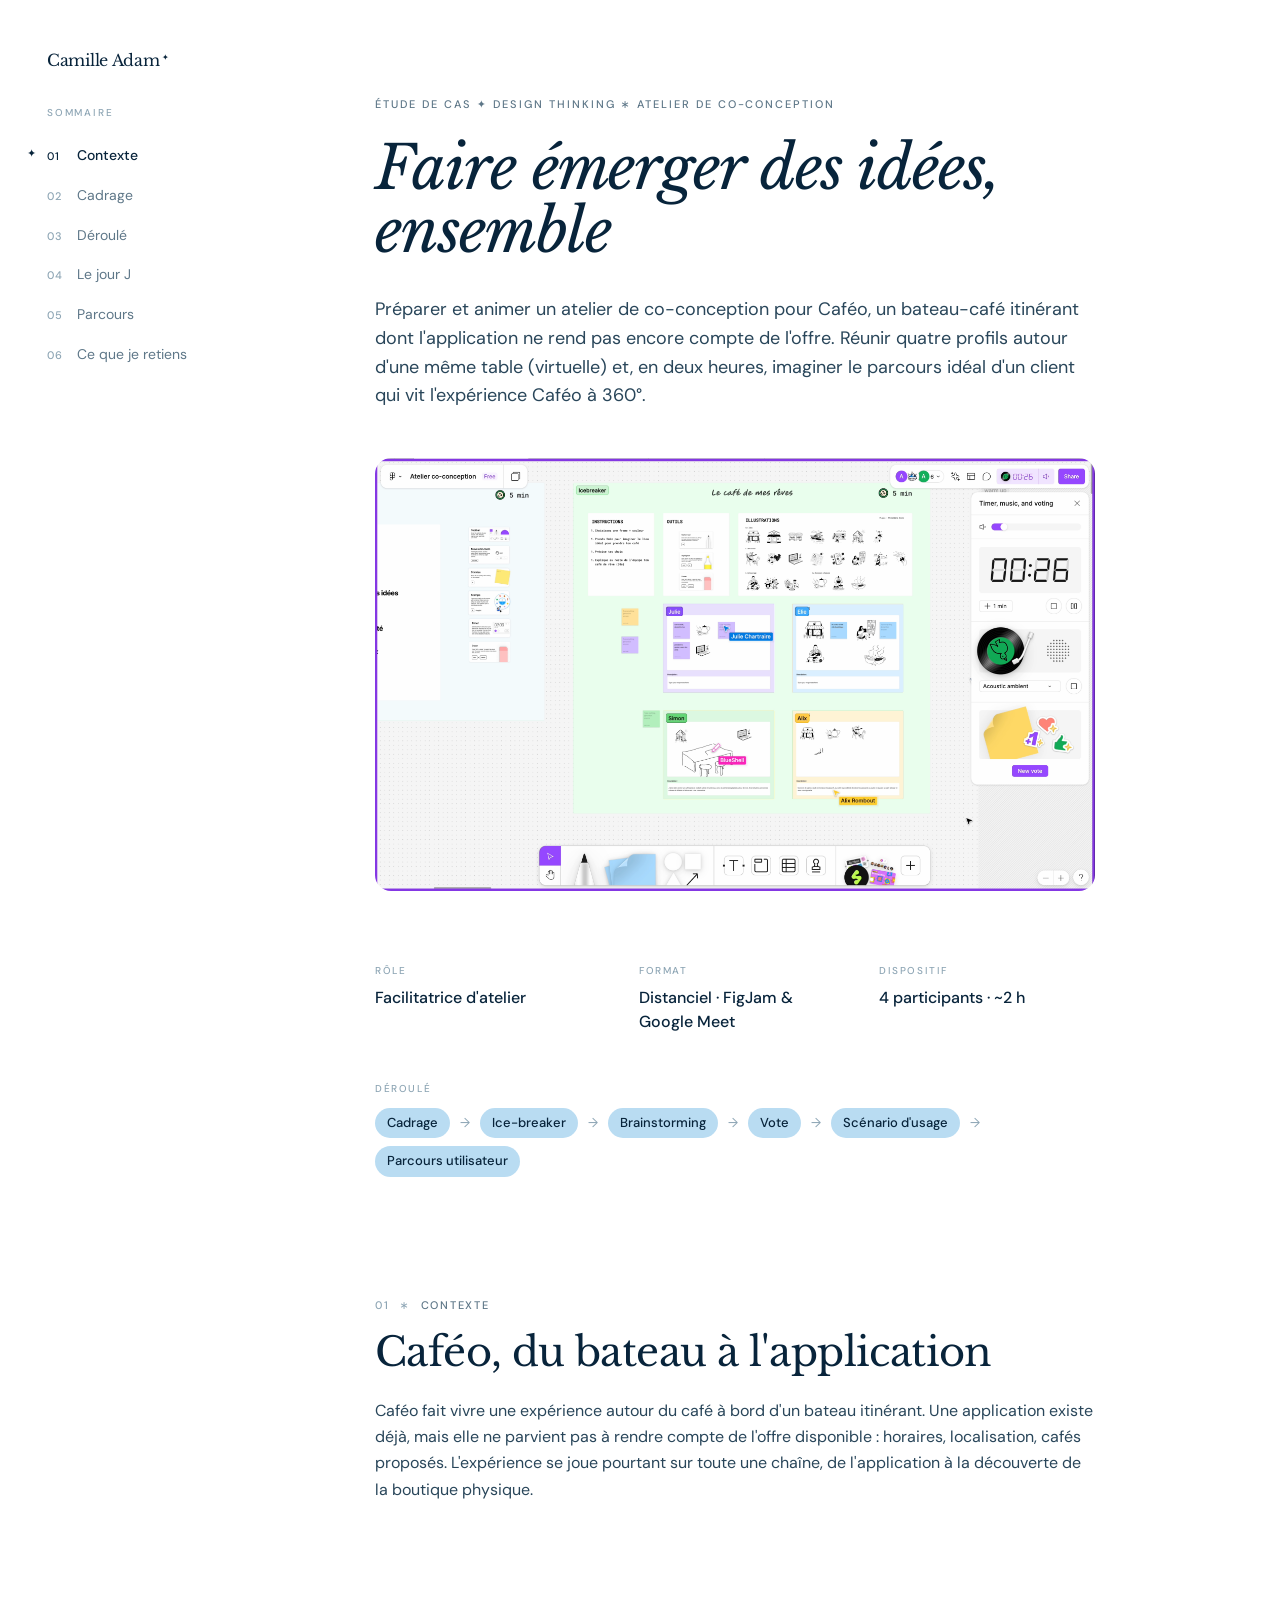
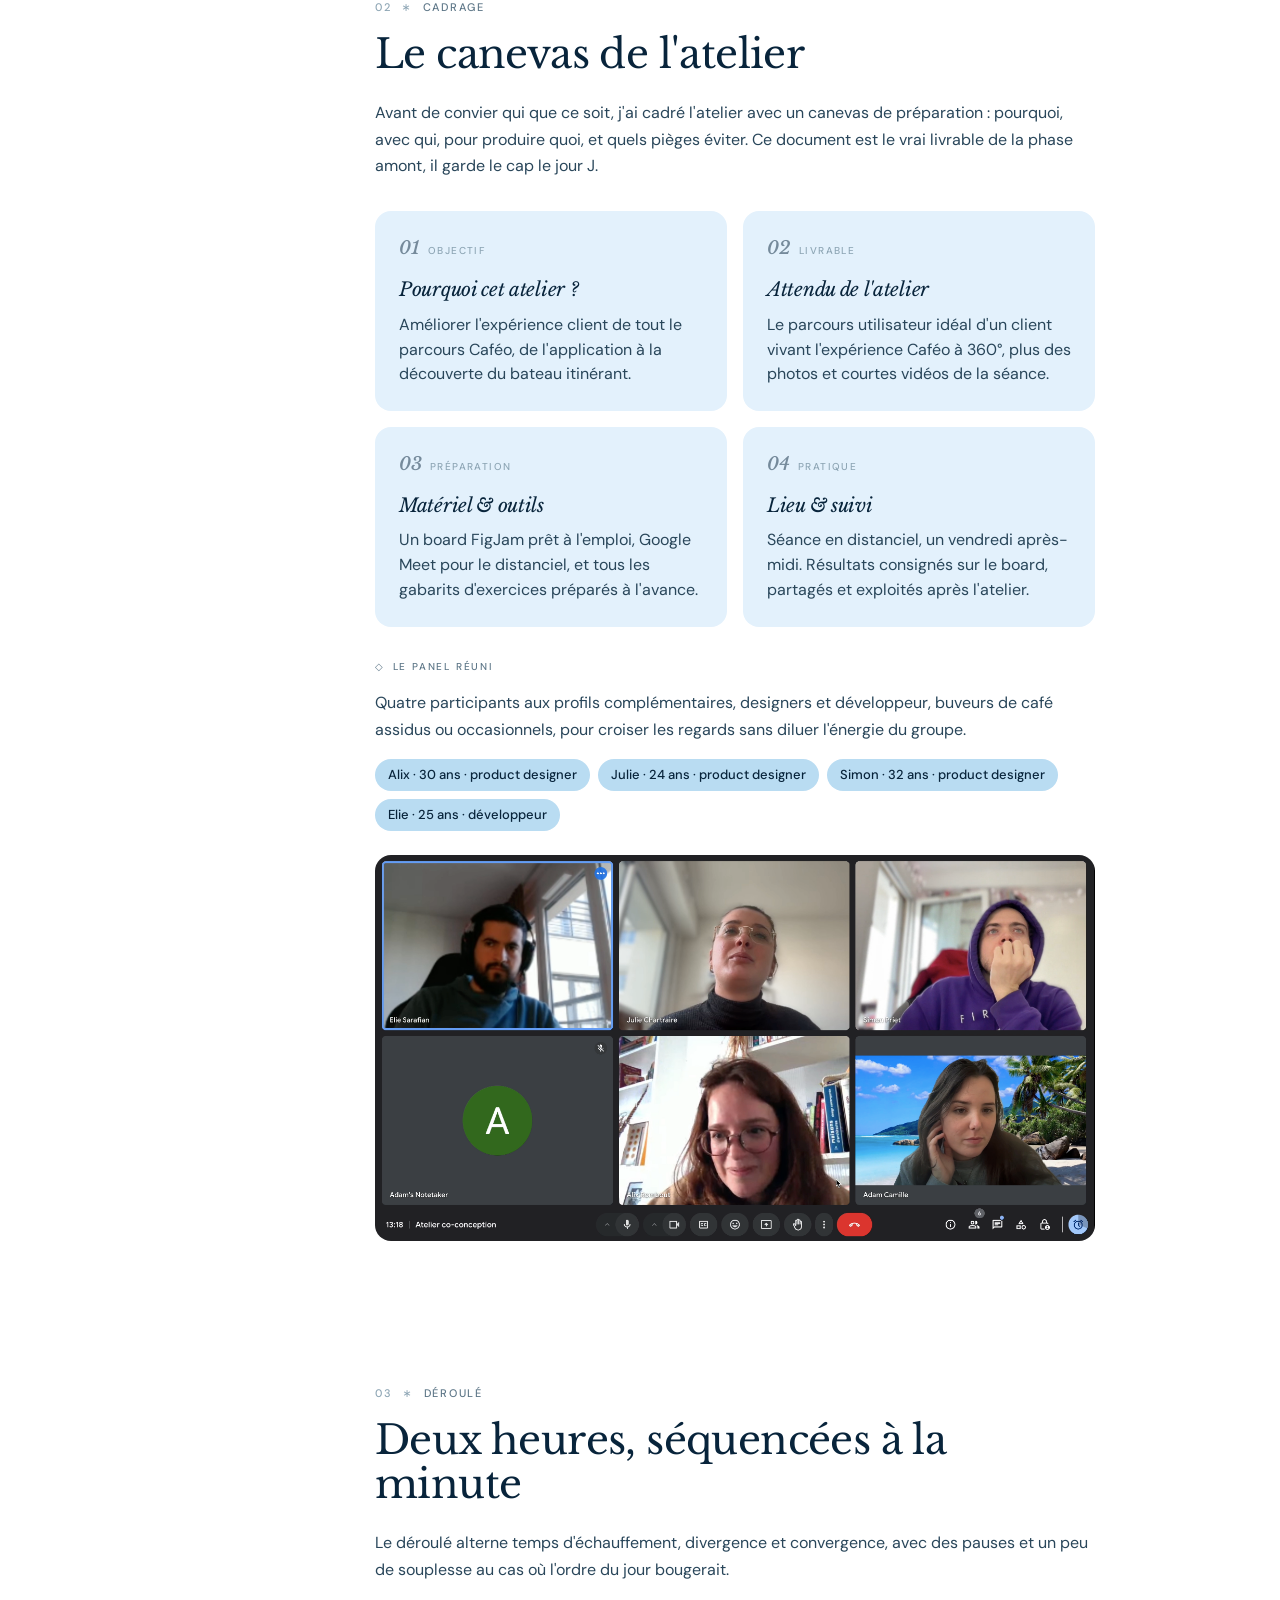
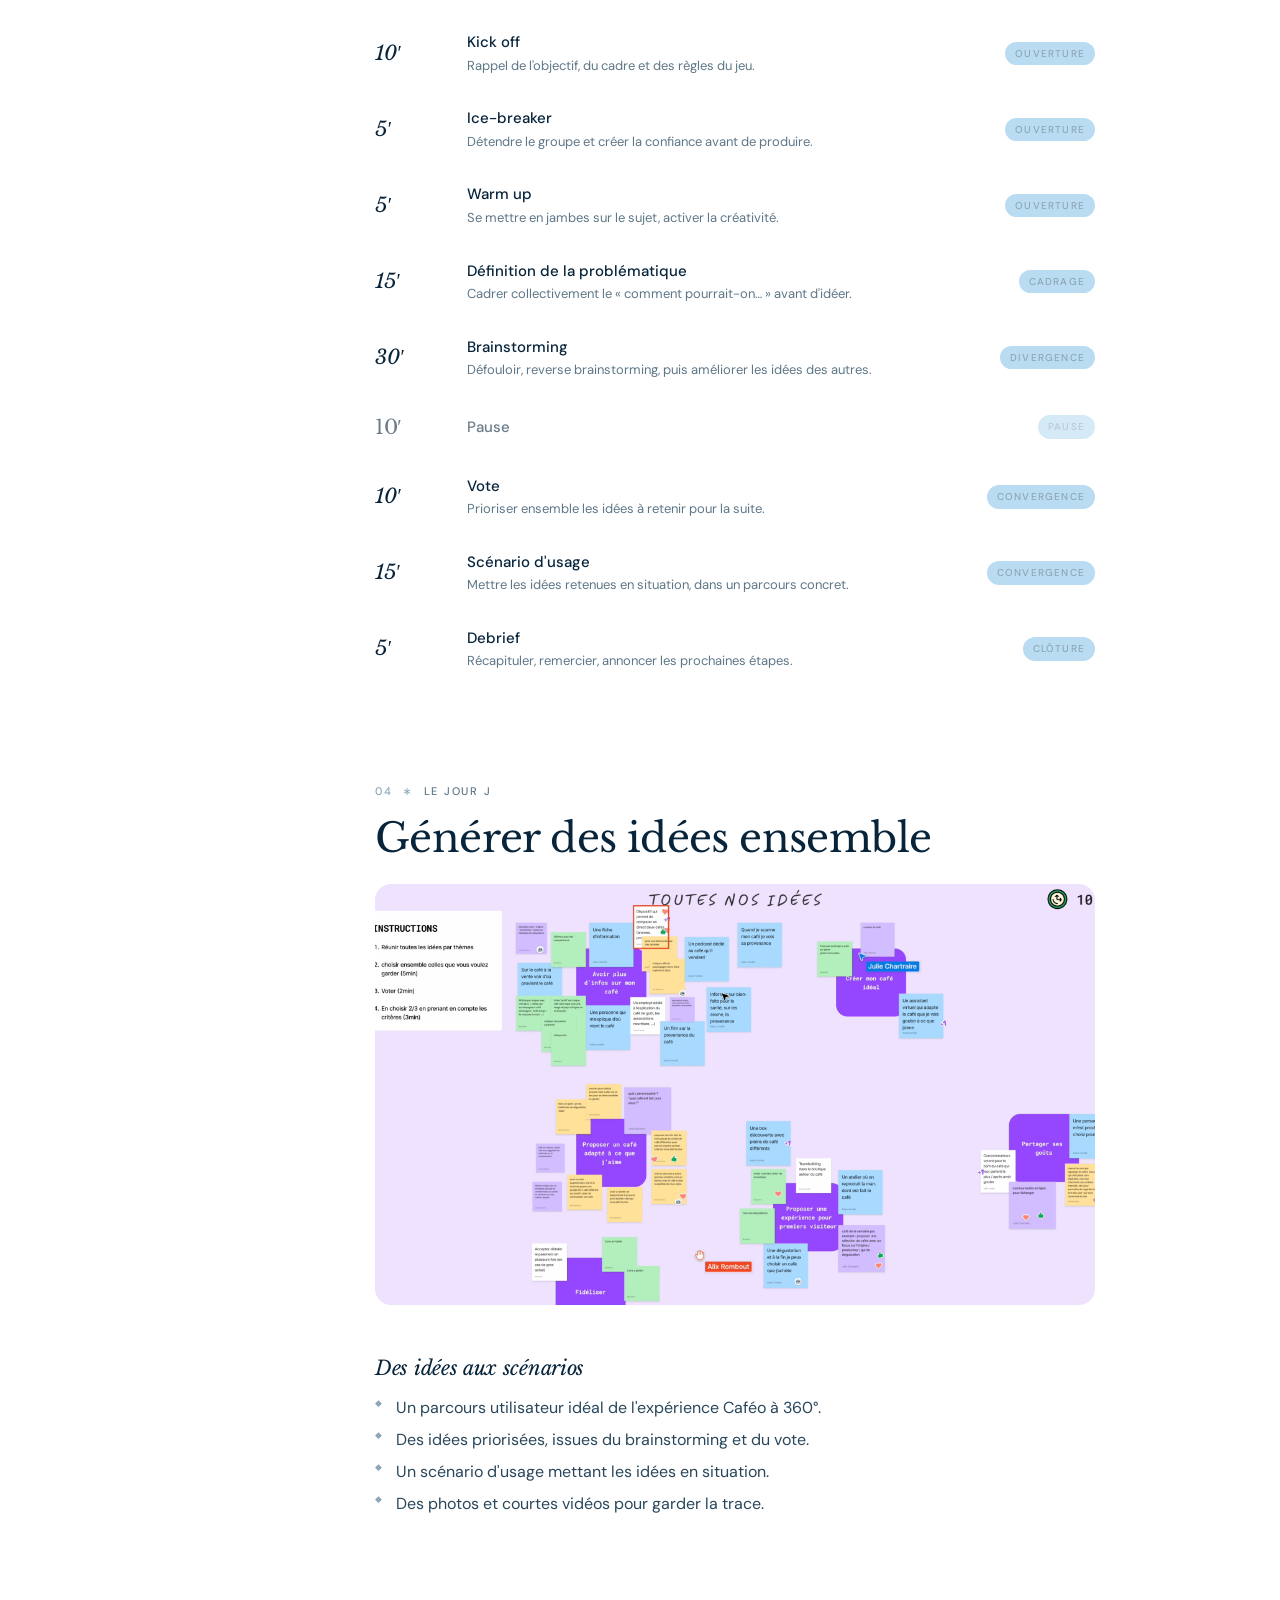
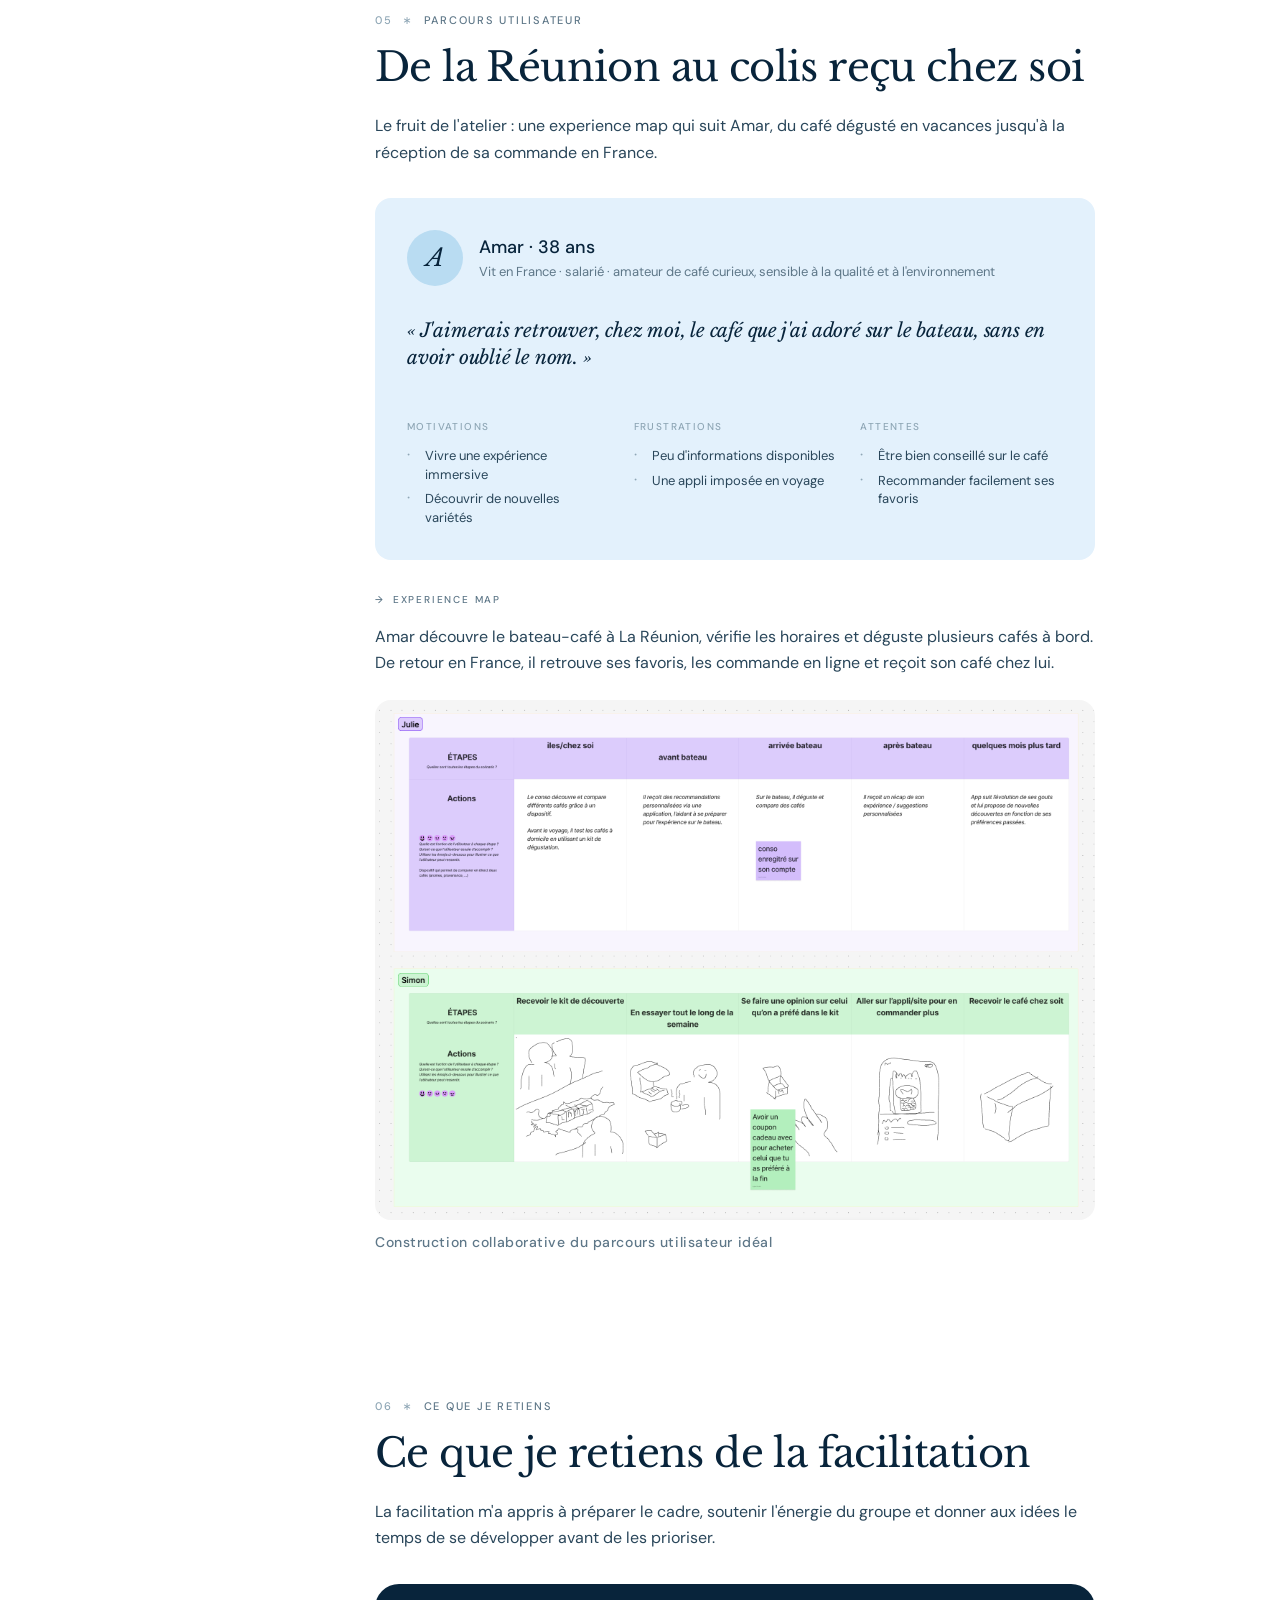
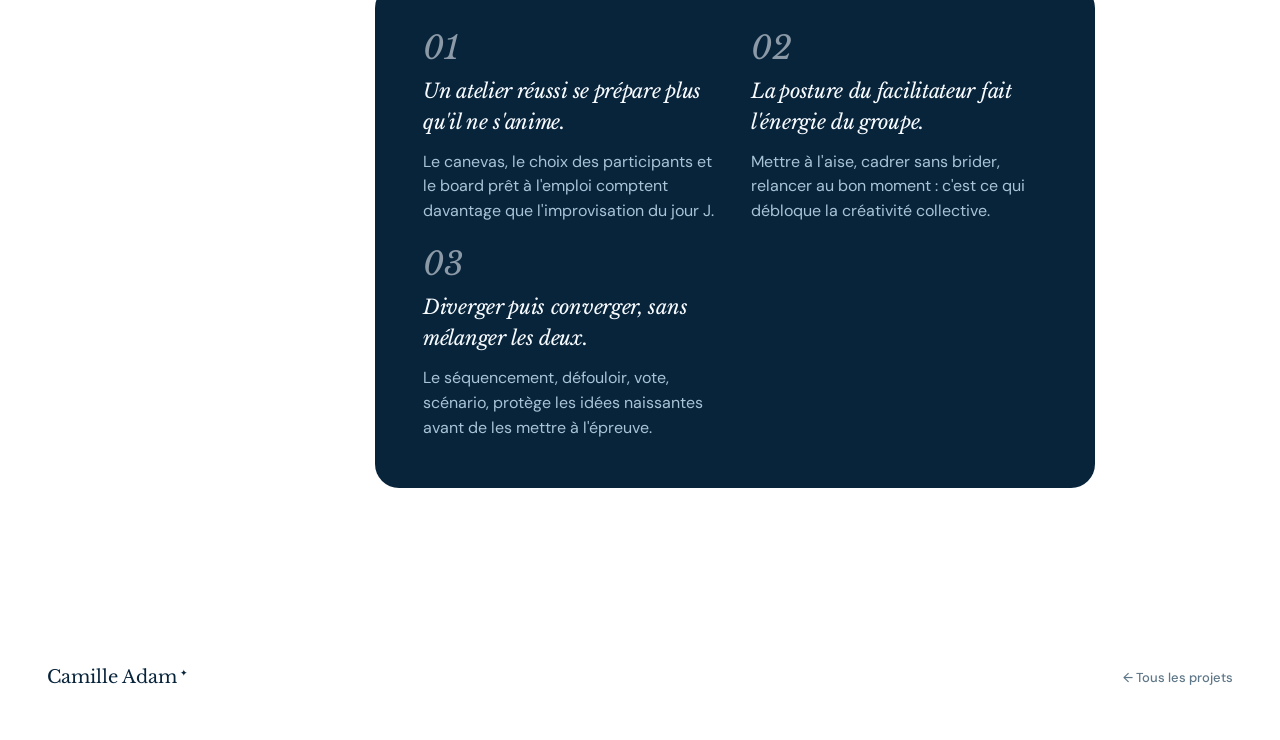
<file: Etude de cas - Atelier co-conception.html>
<!DOCTYPE html>
<html lang="fr">
<head>
<meta charset="UTF-8">
<meta name="viewport" content="width=device-width, initial-scale=1.0">
<title>Animer un atelier de co-conception — Camille Adam</title>
<link rel="preconnect" href="https://fonts.googleapis.com">
<link href="https://fonts.googleapis.com/css2?family=Libre+Baskerville:ital,wght@0,400;0,700;1,400&family=DM+Sans:ital,opsz,wght@0,9..40,300;0,9..40,400;0,9..40,500;0,9..40,700&display=swap" rel="stylesheet">
<style>

:root {
  --color-canvas:          #FFFFFF;
  --color-canvas-soft:     #E3F1FC;
  --color-surface-card:    #B9DCF2;
  --color-surface-dark:    #08243B;
  --color-surface-dark-el: #123B59;
  --color-ink:             #08243B;
  --color-body:            #29465A;
  --color-muted:           #5E7788;
  --color-muted-soft:      #8EA6B5;
.meta-val { font-family: var(--font-body); font-size: 16px; font-weight: 500; color: var(--color-ink); line-height: 1.45; }
  --color-hairline-soft:   #D9EBF7;
  --color-on-dark:         #F7FBFF;
  --color-on-dark-soft:    #A9C4D6;

  --font-display: 'Libre Baskerville', Georgia, serif;
  --font-body:    'DM Sans', system-ui, sans-serif;

  --space-xs:  8px;
  --space-sm:  12px;
  --space-md:  16px;
  --space-lg:  24px;
  --space-xl:  32px;
  --space-xxl: 48px;
  --space-section: 96px;

  --radius-sm: 6px;
  --radius-md: 8px;
  --radius-lg: 12px;
  --radius-xl: 16px;
}

*, *::before, *::after { margin: 0; padding: 0; box-sizing: border-box; }
html { overflow-x: hidden; scrollbar-gutter: stable both-edges; }
body {
  background: var(--color-canvas); color: var(--color-ink);
  font-family: var(--font-body); font-size: 16px; font-weight: 400; line-height: 1.55;
  -webkit-font-smoothing: antialiased;
}
a { text-decoration: none; color: inherit; }

@keyframes fadeUp { from { opacity: 0; transform: translateY(16px); } to { opacity: 1; transform: translateY(0); } }
@media (prefers-reduced-motion: no-preference) {
  .fade-up { animation: fadeUp 0.6s ease both; }
  .fade-up-1 { animation-delay: 0.05s; } .fade-up-2 { animation-delay: 0.15s; }
  .fade-up-3 { animation-delay: 0.25s; } .fade-up-4 { animation-delay: 0.35s; }
}

/* LAYOUT */
.shell {
  max-width: 1400px; margin: 0 auto; padding: 0 var(--space-xl);
  display: grid; grid-template-columns: 232px minmax(0, 1fr);
  gap: var(--space-section); align-items: start;
}
.rail { position: sticky; top: 0; height: 100vh; display: flex; flex-direction: column; padding: var(--space-xxl) 0; }
.rail-sig { font-family: var(--font-display); font-style: normal; font-size: 16px; color: var(--color-ink); letter-spacing: -0.3px; margin-bottom: var(--space-xl); }
.rail-sig span { font-size: 0.5em; vertical-align: super; margin-left: 3px; }

.pagehead { position: fixed; bottom: var(--space-lg); left: var(--space-xxl); z-index: 50; }
.lang-switch { display: inline-flex; align-items: center; gap: 6px; }
.lang-switch button { font-family: var(--font-body); font-size: 12px; font-weight: 500; letter-spacing: 0.04em; color: var(--color-muted-soft); background: none; border: none; padding: 2px; cursor: pointer; transition: color 0.15s ease; }
.lang-switch button:hover { color: var(--color-muted); }
.lang-switch button.active { color: var(--color-ink); }
.lang-sep { color: var(--color-muted-soft); font-size: 11px; }

.rail-label { font-family: var(--font-body); font-size: 10px; font-weight: 500; letter-spacing: 0.18em; text-transform: uppercase; color: var(--color-muted-soft); margin-bottom: var(--space-md); }
.rail-nav { display: flex; flex-direction: column; list-style: none; }
.rail-nav a { display: grid; grid-template-columns: 22px 1fr; align-items: baseline; gap: var(--space-xs); padding: 9px 0; font-family: var(--font-body); font-size: 14px; font-weight: 400; color: var(--color-muted); transition: color 0.15s ease; cursor: pointer; position: relative; }
.rail-nav a .n { font-size: 11px; font-weight: 500; letter-spacing: 0.06em; color: var(--color-muted-soft); transition: color 0.15s ease; }
.rail-nav a:hover { color: var(--color-ink); }
.rail-nav a.active { color: var(--color-ink); font-weight: 500; }
.rail-nav a.active .n { color: var(--color-ink); }
.rail-nav a.active::before { content: '✦'; position: absolute; left: -20px; top: 9px; font-size: 11px; color: var(--color-ink); }
.rail-foot { margin-top: auto; padding-top: var(--space-lg); border-top: 1px solid var(--color-hairline); }
.rail-contact { font-family: var(--font-body); font-size: 13px; font-weight: 500; color: var(--color-muted); display: inline-flex; align-items: center; gap: 6px; transition: color 0.15s ease; }
.rail-contact:hover { color: var(--color-ink); }

.content { max-width: 720px; padding: var(--space-section) 0 var(--space-xxl); }
.plate { margin: 0 0 var(--space-xxl); }
.plate img { display: block; width: 100%; height: auto; border-radius: var(--radius-xl); border: 1px solid var(--color-hairline); }
.plate-cap { font-family: var(--font-body); font-size: 14px; font-weight: 500; letter-spacing: 0.04em; color: var(--color-muted); margin-top: var(--space-sm); }
.panel-image { margin-top: var(--space-lg); }

/* HERO */
.eyebrow { font-family: var(--font-body); font-size: 11px; font-weight: 500; letter-spacing: 0.18em; text-transform: uppercase; color: var(--color-muted); margin-bottom: var(--space-lg); }
.hero-title { font-family: var(--font-display); font-style: italic; font-size: clamp(40px, 5vw, 60px); font-weight: 400; line-height: 1.05; letter-spacing: -1.2px; color: var(--color-ink); margin-bottom: var(--space-xl); }
.hero-context { font-family: var(--font-body); font-size: 18px; font-weight: 400; color: var(--color-body); line-height: 1.6; margin-bottom: var(--space-xxl); }

.empathy { border-top: 1px solid var(--color-hairline); border-bottom: 1px solid var(--color-hairline); padding: var(--space-xl) 0; margin-bottom: var(--space-xxl); }
.empathy-glyph { font-family: var(--font-display); font-style: italic; font-size: 44px; line-height: 0.4; color: var(--color-ink); opacity: 0.22; display: block; margin-bottom: var(--space-md); }
.empathy-text { font-family: var(--font-display); font-style: italic; font-size: clamp(22px, 2.9vw, 30px); font-weight: 400; line-height: 1.4; letter-spacing: -0.4px; color: var(--color-ink); }

.meta { display: grid; grid-template-columns: repeat(3, 1fr); border-top: 1px solid var(--color-hairline); border-bottom: 1px solid var(--color-hairline); }
.meta-cell { padding: var(--space-lg) var(--space-lg) var(--space-lg) 0; }
.meta-cell + .meta-cell { padding-left: var(--space-lg); border-left: 1px solid var(--color-hairline); }
.meta-key { font-family: var(--font-body); font-size: 10px; font-weight: 500; letter-spacing: 0.16em; text-transform: uppercase; color: var(--color-muted-soft); margin-bottom: var(--space-xs); }
.meta-val { font-family: var(--font-body); font-size: 16px; font-weight: 500; color: var(--color-ink); line-height: 1.45; }

.method { border-bottom: 1px solid var(--color-hairline); padding: var(--space-lg) 0; margin-bottom: var(--space-section); }
.method .meta-key { margin-bottom: var(--space-sm); }
.method-flow { display: flex; flex-wrap: wrap; align-items: center; gap: var(--space-xs) 10px; }
.method-step { font-family: var(--font-body); font-size: 13px; font-weight: 500; color: var(--color-ink); background: var(--color-surface-card); border: 1px solid var(--color-hairline); padding: 5px 12px; border-radius: 999px; white-space: nowrap; }
.method-arrow { color: var(--color-muted-soft); font-size: 13px; }

/* SECTIONS */
.section { padding-top: var(--space-section); scroll-margin-top: var(--space-xl); }
.section:first-of-type { padding-top: 0; }
.sec-eyebrow { font-family: var(--font-body); font-size: 11px; font-weight: 500; letter-spacing: 0.16em; text-transform: uppercase; color: var(--color-muted); display: flex; align-items: center; gap: 10px; margin-bottom: var(--space-md); }
.sec-eyebrow .num, .sec-eyebrow .sep { color: var(--color-muted-soft); }
.sec-title { font-family: var(--font-display); font-size: clamp(28px, 3.4vw, 40px); font-weight: 400; line-height: 1.1; letter-spacing: -0.6px; color: var(--color-ink); margin-bottom: var(--space-lg); }
.prose { font-family: var(--font-body); font-size: 16px; font-weight: 400; color: var(--color-body); line-height: 1.65; }
.prose + .prose { margin-top: var(--space-md); }

/* Chips */
.chips-label { font-family: var(--font-body); font-size: 10px; font-weight: 500; letter-spacing: 0.18em; text-transform: uppercase; color: var(--color-muted); display: flex; align-items: center; gap: 8px; margin: var(--space-xl) 0 var(--space-md); }
.panel-intro { margin-bottom: var(--space-md); }
.chips { display: flex; flex-wrap: wrap; gap: var(--space-xs); }
.chip { font-family: var(--font-body); font-size: 13px; font-weight: 500; color: var(--color-ink); background: var(--color-surface-card); border: 1px solid var(--color-hairline); padding: 6px 13px; border-radius: 999px; }
.chip.is-soft { background: var(--color-canvas-soft); color: var(--color-muted); }

/* Canevas 7P grid */
.canvas7 { display: grid; grid-template-columns: repeat(2, 1fr); gap: var(--space-md); margin-top: var(--space-xl); }
.c7 { border-radius: var(--radius-xl); border: 1px solid var(--color-hairline); background: var(--color-canvas-soft); padding: var(--space-lg); }
.c7-key { font-family: var(--font-body); font-size: 10px; font-weight: 500; letter-spacing: 0.14em; text-transform: uppercase; color: var(--color-muted-soft); display: flex; align-items: baseline; gap: 8px; margin-bottom: var(--space-sm); }
.c7-key .n { font-family: var(--font-display); font-style: italic; font-size: 18px; color: var(--color-ink); opacity: 0.5; letter-spacing: 0; }
.c7-head { font-family: var(--font-display); font-style: italic; font-size: 19px; letter-spacing: -0.3px; color: var(--color-ink); margin-bottom: var(--space-xs); }
.c7-body { font-family: var(--font-body); font-size: 16px; color: var(--color-body); line-height: 1.55; }

/* Agenda / déroulé */
.agenda { display: flex; flex-direction: column; margin-top: var(--space-xl); border-top: 1px solid var(--color-hairline); }
.ag-row { display: grid; grid-template-columns: 76px 1fr auto; align-items: center; gap: var(--space-md); padding: var(--space-md) 0; border-bottom: 1px solid var(--color-hairline); }
.ag-time { font-family: var(--font-display); font-style: italic; font-size: 20px; color: var(--color-ink); letter-spacing: -0.4px; }
.ag-main { display: flex; flex-direction: column; gap: 2px; }
.ag-title { font-family: var(--font-body); font-size: 15px; font-weight: 500; color: var(--color-ink); }
.ag-desc { font-family: var(--font-body); font-size: 13px; color: var(--color-muted); line-height: 1.45; }
.ag-tag { font-family: var(--font-body); font-size: 10px; font-weight: 500; letter-spacing: 0.12em; text-transform: uppercase; color: var(--color-muted-soft); background: var(--color-surface-card); border: 1px solid var(--color-hairline); padding: 4px 10px; border-radius: 999px; white-space: nowrap; }
.ag-row.is-break { opacity: 0.6; }
.ag-row.is-break .ag-time, .ag-row.is-break .ag-title { font-style: normal; }

/* Personas (single) */
.personas { display: flex; flex-direction: column; gap: var(--space-lg); margin-top: var(--space-xl); }
.persona { background: var(--color-canvas-soft); border: 1px solid var(--color-hairline); border-radius: var(--radius-xl); padding: var(--space-xl); }
.persona-top { display: grid; grid-template-columns: 56px 1fr; gap: var(--space-md); align-items: center; margin-bottom: var(--space-md); }
.persona-avatar { width: 56px; height: 56px; border-radius: 50%; background: var(--color-surface-card); border: 1px solid var(--color-hairline); display: flex; align-items: center; justify-content: center; font-family: var(--font-display); font-style: italic; font-size: 24px; color: var(--color-ink); }
.persona-name { font-family: var(--font-body); font-size: 18px; font-weight: 500; color: var(--color-ink); }
.persona-meta { font-family: var(--font-body); font-size: 13px; color: var(--color-muted); }
.persona-quote { font-family: var(--font-display); font-style: italic; font-size: 19px; line-height: 1.4; letter-spacing: -0.2px; color: var(--color-ink); padding: var(--space-md) 0 var(--space-lg); border-bottom: 1px solid var(--color-hairline); margin-bottom: var(--space-lg); }
.persona-cols { display: grid; grid-template-columns: repeat(3, 1fr); gap: var(--space-lg); }
.persona-col-key { font-family: var(--font-body); font-size: 10px; font-weight: 500; letter-spacing: 0.14em; text-transform: uppercase; color: var(--color-muted-soft); margin-bottom: var(--space-sm); }
.persona-col ul { list-style: none; display: flex; flex-direction: column; gap: 6px; }
.persona-col li { font-family: var(--font-body); font-size: 13px; color: var(--color-body); line-height: 1.45; display: grid; grid-template-columns: 13px 1fr; gap: 5px; }
.persona-col li::before { content: '·'; color: var(--color-muted-soft); font-size: 16px; line-height: 1; }

/* Reco (dark band) */
.reco { margin-top: var(--space-xl); background: var(--color-surface-dark); border-radius: 24px; padding: var(--space-xxl); }
.reco-grid { display: grid; grid-template-columns: repeat(2, 1fr); gap: var(--space-lg) var(--space-xl); }
.reco-card { display: flex; flex-direction: column; gap: var(--space-sm); }
.reco-num { font-family: var(--font-display); font-style: italic; font-size: 32px; color: var(--color-on-dark); line-height: 1; opacity: 0.55; }
.reco-head { font-family: var(--font-display); font-style: italic; font-size: 20px; color: var(--color-on-dark); letter-spacing: -0.3px; }
.reco-body { font-family: var(--font-body); font-size: 16px; color: var(--color-on-dark-soft); line-height: 1.55; }

/* Learnings */
.learnings { display: flex; flex-direction: column; gap: var(--space-xl); margin-top: var(--space-xl); }
.learn { display: grid; grid-template-columns: 26px 1fr; gap: var(--space-md); align-items: start; }
.learn-glyph { font-family: var(--font-display); font-style: italic; font-size: 20px; color: var(--color-ink); opacity: 0.55; line-height: 1.5; }
.learn-title { font-family: var(--font-display); font-style: italic; font-size: clamp(20px, 2.4vw, 24px); line-height: 1.3; letter-spacing: -0.4px; color: var(--color-ink); margin-bottom: var(--space-xs); }
.learn-body { font-family: var(--font-body); font-size: 16px; color: var(--color-muted); line-height: 1.6; }

/* Deliverables duo */
.duo { display: grid; grid-template-columns: 1fr 1fr; gap: var(--space-md); margin-top: var(--space-xl); }
.ideas-output { margin-top: var(--space-xl); }
.duo-card { border-radius: var(--radius-xl); border: 1px solid var(--color-hairline); background: var(--color-canvas-soft); padding: var(--space-xl); }
.duo-key { font-family: var(--font-body); font-size: 10px; font-weight: 500; letter-spacing: 0.16em; text-transform: uppercase; color: var(--color-muted); display: flex; align-items: center; gap: 8px; margin-bottom: var(--space-sm); }
.duo-head { font-family: var(--font-display); font-style: italic; font-size: 20px; letter-spacing: -0.3px; color: var(--color-ink); margin-bottom: var(--space-sm); }
.duo-list { list-style: none; display: flex; flex-direction: column; gap: 8px; margin-top: var(--space-sm); }
.duo-list li { font-family: var(--font-body); font-size: 16px; color: var(--color-body); line-height: 1.5; display: grid; grid-template-columns: 15px 1fr; gap: 6px; }
.duo-list li::before { content: '◆'; color: var(--color-muted-soft); font-size: 9px; line-height: 1.6; }

/* Traps — stacked title + description for readability */
.traps { display: grid; grid-template-columns: 1fr 1fr; gap: var(--space-md); margin-top: var(--space-md); }
.trap-card { border-radius: var(--radius-xl); border: 1px solid var(--color-hairline); background: var(--color-canvas-soft); padding: var(--space-xl); }
.trap-key { font-family: var(--font-body); font-size: 10px; font-weight: 500; letter-spacing: 0.16em; text-transform: uppercase; color: var(--color-muted); display: flex; align-items: center; gap: 8px; margin-bottom: var(--space-lg); }
.trap-list { list-style: none; display: flex; flex-direction: column; gap: var(--space-lg); }
.trap-item { display: grid; grid-template-columns: 22px 1fr; gap: var(--space-sm); align-items: start; }
.trap-num { font-family: var(--font-display); font-style: italic; font-size: 18px; line-height: 1.2; color: var(--color-ink); opacity: 0.5; }
.trap-risk { font-family: var(--font-body); font-size: 15px; font-weight: 500; color: var(--color-ink); line-height: 1.35; margin-bottom: 4px; }
.trap-fix { font-family: var(--font-body); font-size: 16px; color: var(--color-muted); line-height: 1.5; }

/* CLOSER */
.closer { grid-column: 1 / -1; padding-bottom: var(--space-xxl); padding-top: var(--space-xl); border-top: 1px solid var(--color-hairline); display: flex; align-items: center; justify-content: space-between; gap: var(--space-lg); flex-wrap: wrap; }
.closer-name { font-family: var(--font-display); font-style: normal; font-size: 18px; color: var(--color-ink); }
.closer-name span { font-size: 0.5em; vertical-align: super; margin-left: 3px; }
.closer-links { display: flex; gap: var(--space-lg); flex-wrap: wrap; }
.closer-links a { font-family: var(--font-body); font-size: 13px; font-weight: 500; color: var(--color-muted); transition: color 0.15s ease; }
.closer-links a:hover { color: var(--color-ink); }

/* RESPONSIVE */
@media (max-width: 920px) {
  .shell { grid-template-columns: 1fr; gap: 0; padding: 0 var(--space-lg); }
  .rail { position: static; height: auto; flex-direction: row; flex-wrap: wrap; align-items: center; gap: var(--space-md) var(--space-lg); padding: var(--space-lg) 0; border-bottom: 1px solid var(--color-hairline); }
  .rail-sig { margin-bottom: 0; }
  .pagehead { bottom: var(--space-md); left: var(--space-lg); }
  .rail-label { display: none; }
  .rail-nav { flex-direction: row; flex-wrap: wrap; gap: 0 var(--space-md); width: 100%; }
  .rail-nav { flex-direction: row; flex-wrap: wrap; gap: 0 var(--space-md); width: 100%; }
  .rail-nav a { padding: 6px 0; }
  .rail-nav a.active::before { display: none; }
  .rail-foot { display: none; }
  .content { padding-top: var(--space-xxl); }
  .meta { grid-template-columns: 1fr; }
  .meta-cell + .meta-cell { border-left: none; border-top: 1px solid var(--color-hairline); padding-left: 0; }
  .canvas7 { grid-template-columns: 1fr; }
  .duo { grid-template-columns: 1fr; }
  .traps { grid-template-columns: 1fr; }
  .persona-cols { grid-template-columns: 1fr; gap: var(--space-md); }
  .reco-grid { grid-template-columns: 1fr; gap: var(--space-xl); }
  .reco { padding: var(--space-xl) var(--space-lg); }
  .ag-row { grid-template-columns: 62px 1fr; }
  .ag-tag { grid-column: 2; justify-self: start; }
}

</style>
</head>
<body>

<div class="shell">

  <aside class="rail">
    <a href="index.html" class="rail-sig">Camille Adam<span>✦</span></a>
    <div class="rail-label" data-i18n="rail.toc">Sommaire</div>
    <ul class="rail-nav" id="railnav">
      <li><a data-anchor="contexte"><span class="n">01</span><span data-i18n="rail.contexte">Contexte</span></a></li>
      <li><a data-anchor="cadrage"><span class="n">02</span><span data-i18n="rail.cadrage">Cadrage</span></a></li>
      <li><a data-anchor="deroule"><span class="n">03</span><span data-i18n="rail.deroule">Déroulé</span></a></li>
      <li><a data-anchor="jour"><span class="n">04</span><span data-i18n="rail.jour">Le jour J</span></a></li>
      <li><a data-anchor="parcours"><span class="n">05</span><span data-i18n="rail.parcours">Parcours</span></a></li>
      <li><a data-anchor="pistes"><span class="n">06</span><span data-i18n="rail.pistes">Pistes</span></a></li>
    </ul>
  </aside>

  <div class="content" data-screen-label="Étude de cas — Atelier de co-conception">

    <!-- HERO -->
    <div class="eyebrow fade-up fade-up-1" data-i18n="hero.eyebrow">Étude de cas ✦ Design Thinking ∗ Atelier de co-conception</div>
    <h1 class="hero-title fade-up fade-up-2" data-i18n="hero.title">Faire émerger des idées, ensemble</h1>
    <p class="hero-context fade-up fade-up-3" data-i18n="hero.context">
      Préparer et animer un atelier de co-conception pour Caféo — un bateau-café itinérant dont
      l'application ne rend pas encore compte de l'offre. Réunir quatre profils autour d'une même
      table (virtuelle) et, en deux heures, imaginer le parcours idéal d'un client qui vit
      l'expérience Caféo à 360°.
    </p>

    <figure class="plate fade-up fade-up-4">
      <img src="img/image_atelier.png" alt="Tableau collaboratif d'un atelier de co-conception autour d'un café itinérant.">
    </figure>

    <div class="meta fade-up fade-up-4">
      <div class="meta-cell">
        <div class="meta-key" data-i18n="meta.role">Rôle</div>
        <div class="meta-val" data-i18n="meta.roleVal">Facilitatrice d'atelier</div>
      </div>
      <div class="meta-cell">
        <div class="meta-key" data-i18n="meta.format">Format</div>
        <div class="meta-val" data-i18n="meta.formatVal">Distanciel · FigJam & Google Meet</div>
      </div>
      <div class="meta-cell">
        <div class="meta-key" data-i18n="meta.setup">Dispositif</div>
        <div class="meta-val" data-i18n="meta.setupVal">4 participants · ~2 h</div>
      </div>
    </div>

    <div class="method fade-up fade-up-4">
      <div class="meta-key" data-i18n="meta.scope">Déroulé</div>
      <div class="method-flow">
        <span class="method-step" data-i18n="scope.s1">Cadrage</span><span class="method-arrow">→</span>
        <span class="method-step" data-i18n="scope.s2">Ice-breaker</span><span class="method-arrow">→</span>
        <span class="method-step" data-i18n="scope.s3">Brainstorming</span><span class="method-arrow">→</span>
        <span class="method-step" data-i18n="scope.s4">Vote</span><span class="method-arrow">→</span>
        <span class="method-step" data-i18n="scope.s5">Scénario d'usage</span><span class="method-arrow">→</span>
        <span class="method-step" data-i18n="scope.s6">Parcours utilisateur</span>
      </div>
    </div>

    <!-- 01 CONTEXTE -->
    <section class="section" id="contexte">
      <div class="sec-eyebrow"><span class="num">01</span><span class="sep">∗</span> <span data-i18n="sec.contexte">Contexte</span></div>
      <h2 class="sec-title" data-i18n="ctx.title">Caféo, du bateau à l'application</h2>
      <p class="prose" data-i18n="ctx.p1">
        Caféo fait vivre une expérience autour du café à bord d'un bateau itinérant. Une application
        existe déjà, mais elle ne parvient pas à rendre compte de l'offre disponible : horaires,
        localisation, cafés proposés. L'expérience se joue pourtant sur toute une chaîne — de
        l'application à la découverte de la boutique physique.
      </p>
    </section>

    <!-- 02 CADRAGE -->
    <section class="section" id="cadrage">
      <div class="sec-eyebrow"><span class="num">02</span><span class="sep">∗</span> <span data-i18n="sec.cadrage">Cadrage</span></div>
      <h2 class="sec-title" data-i18n="cad.title">Le canevas de l'atelier</h2>
      <p class="prose" data-i18n="cad.p1">
        Avant de convier qui que ce soit, j'ai cadré l'atelier avec un canevas de préparation :
        pourquoi, avec qui, pour produire quoi, et quels pièges éviter. Ce document est le vrai
        livrable de la phase amont — il garde le cap le jour J.
      </p>

      <div class="canvas7">
        <div class="c7">
          <div class="c7-key"><span class="n">01</span><span data-i18n="cad.k1">Objectif</span></div>
          <div class="c7-head" data-i18n="cad.h1">Pourquoi cet atelier ?</div>
          <div class="c7-body" data-i18n="cad.b1">Améliorer l'expérience client de tout le parcours Caféo, de l'application à la découverte du bateau itinérant.</div>
        </div>
        <div class="c7">
          <div class="c7-key"><span class="n">02</span><span data-i18n="cad.k2">Livrable</span></div>
          <div class="c7-head" data-i18n="cad.h2">Attendu de l'atelier</div>
          <div class="c7-body" data-i18n="cad.b2">Le parcours utilisateur idéal d'un client vivant l'expérience Caféo à 360°, plus des photos et courtes vidéos de la séance.</div>
        </div>
        <div class="c7">
          <div class="c7-key"><span class="n">03</span><span data-i18n="cad.k3">Préparation</span></div>
          <div class="c7-head" data-i18n="cad.h3">Matériel & outils</div>
          <div class="c7-body" data-i18n="cad.b3">Un board FigJam prêt à l'emploi, Google Meet pour le distanciel, et tous les gabarits d'exercices préparés à l'avance.</div>
        </div>
        <div class="c7">
          <div class="c7-key"><span class="n">04</span><span data-i18n="cad.k4">Pratique</span></div>
          <div class="c7-head" data-i18n="cad.h4">Lieu & suivi</div>
          <div class="c7-body" data-i18n="cad.b4">Séance en distanciel, un vendredi après-midi. Résultats consignés sur le board, partagés et exploités après l'atelier.</div>
        </div>
      </div>

      <div class="chips-label"><span>◇</span> <span data-i18n="jr.panelLabel">Le panel réuni</span></div>
      <p class="prose panel-intro" data-i18n="jr.p1">
        Quatre participants aux profils complémentaires, designers et développeur, buveurs de café
        assidus ou occasionnels, pour croiser les regards sans diluer l'énergie du groupe.
      </p>
      <div class="chips">
        <span class="chip">Alix · 30 ans · product designer</span>
        <span class="chip">Julie · 24 ans · product designer</span>
        <span class="chip">Simon · 32 ans · product designer</span>
        <span class="chip">Elie · 25 ans · développeur</span>
      </div>
      <figure class="plate panel-image">
        <img src="img/participants_atelier.png" alt="Participants réunis lors de l'atelier de co-conception.">
      </figure>

    </section>

    <!-- 03 DÉROULÉ -->
    <section class="section" id="deroule">
      <div class="sec-eyebrow"><span class="num">03</span><span class="sep">∗</span> <span data-i18n="sec.deroule">Déroulé</span></div>
      <h2 class="sec-title" data-i18n="der.title">Deux heures, séquencées à la minute</h2>
      <p class="prose" data-i18n="der.p1">
        Le déroulé alterne temps d'échauffement, divergence et convergence — avec des pauses et un peu
        de souplesse au cas où l'ordre du jour bougerait.
      </p>

      <div class="agenda">
        <div class="ag-row">
          <div class="ag-time">10′</div>
          <div class="ag-main"><div class="ag-title" data-i18n="der.a1t">Kick off</div><div class="ag-desc" data-i18n="der.a1d">Rappel de l'objectif, du cadre et des règles du jeu.</div></div>
          <div class="ag-tag" data-i18n="der.tagOpen">Ouverture</div>
        </div>
        <div class="ag-row">
          <div class="ag-time">5′</div>
          <div class="ag-main"><div class="ag-title" data-i18n="der.a2t">Ice-breaker</div><div class="ag-desc" data-i18n="der.a2d">Détendre le groupe et créer la confiance avant de produire.</div></div>
          <div class="ag-tag" data-i18n="der.tagOpen">Ouverture</div>
        </div>
        <div class="ag-row">
          <div class="ag-time">5′</div>
          <div class="ag-main"><div class="ag-title" data-i18n="der.a3t">Warm up</div><div class="ag-desc" data-i18n="der.a3d">Se mettre en jambes sur le sujet, activer la créativité.</div></div>
          <div class="ag-tag" data-i18n="der.tagOpen">Ouverture</div>
        </div>
        <div class="ag-row">
          <div class="ag-time">15′</div>
          <div class="ag-main"><div class="ag-title" data-i18n="der.a4t">Définition de la problématique</div><div class="ag-desc" data-i18n="der.a4d">Cadrer collectivement le « comment pourrait-on… » avant d'idéer.</div></div>
          <div class="ag-tag" data-i18n="der.tagFrame">Cadrage</div>
        </div>
        <div class="ag-row">
          <div class="ag-time">30′</div>
          <div class="ag-main"><div class="ag-title" data-i18n="der.a5t">Brainstorming</div><div class="ag-desc" data-i18n="der.a5d">Défouloir, reverse brainstorming, puis améliorer les idées des autres.</div></div>
          <div class="ag-tag" data-i18n="der.tagDiverge">Divergence</div>
        </div>
        <div class="ag-row is-break">
          <div class="ag-time">10′</div>
          <div class="ag-main"><div class="ag-title" data-i18n="der.a6t">Pause</div></div>
          <div class="ag-tag" data-i18n="der.tagBreak">Pause</div>
        </div>
        <div class="ag-row">
          <div class="ag-time">10′</div>
          <div class="ag-main"><div class="ag-title" data-i18n="der.a7t">Vote</div><div class="ag-desc" data-i18n="der.a7d">Prioriser ensemble les idées à retenir pour la suite.</div></div>
          <div class="ag-tag" data-i18n="der.tagConverge">Convergence</div>
        </div>
        <div class="ag-row">
          <div class="ag-time">15′</div>
          <div class="ag-main"><div class="ag-title" data-i18n="der.a8t">Scénario d'usage</div><div class="ag-desc" data-i18n="der.a8d">Mettre les idées retenues en situation, dans un parcours concret.</div></div>
          <div class="ag-tag" data-i18n="der.tagConverge">Convergence</div>
        </div>
        <div class="ag-row">
          <div class="ag-time">5′</div>
          <div class="ag-main"><div class="ag-title" data-i18n="der.a9t">Debrief</div><div class="ag-desc" data-i18n="der.a9d">Récapituler, remercier, annoncer les prochaines étapes.</div></div>
          <div class="ag-tag" data-i18n="der.tagClose">Clôture</div>
        </div>
      </div>
    </section>

    <!-- 04 LE JOUR J -->
    <section class="section" id="jour">
      <div class="sec-eyebrow"><span class="num">04</span><span class="sep">∗</span> <span data-i18n="sec.jour">Le jour J</span></div>
      <h2 class="sec-title" data-i18n="jr.title">Générer des idées ensemble</h2>
      <figure class="plate fade-up fade-up-4">
        <img src="img/idees_atelier.png" alt="Atelier collaboratif de génération d'idées autour de l'expérience d'un café itinérant.">
      </figure>
      <div class="ideas-output">
        <div class="duo-head" data-i18n="jr.delivHead">Des idées aux scénarios</div>
        <ul class="duo-list">
          <li data-i18n="jr.d1">Un parcours utilisateur idéal de l'expérience Caféo à 360°.</li>
          <li data-i18n="jr.d2">Des idées priorisées, issues du brainstorming et du vote.</li>
          <li data-i18n="jr.d3">Un scénario d'usage mettant les idées en situation.</li>
          <li data-i18n="jr.d4">Des photos et courtes vidéos pour garder la trace.</li>
        </ul>
      </div>
    </section>

    <!-- 05 PARCOURS UTILISATEUR -->
    <section class="section" id="parcours">
      <div class="sec-eyebrow"><span class="num">05</span><span class="sep">∗</span> <span data-i18n="sec.parcours">Parcours utilisateur</span></div>
      <h2 class="sec-title" data-i18n="pc.title">De la Réunion au colis reçu chez soi</h2>
      <p class="prose" data-i18n="pc.p1">
        Le fruit de l'atelier : une experience map qui suit Amar, du café dégusté en vacances jusqu'à
        la réception de sa commande en France.
      </p>

      <div class="personas">
        <div class="persona">
          <div class="persona-top">
            <div class="persona-avatar">A</div>
            <div>
              <div class="persona-name">Amar · 38 ans</div>
              <div class="persona-meta" data-i18n="pc.persona.meta">Vit en France · salarié · amateur de café curieux, sensible à la qualité et à l'environnement</div>
            </div>
          </div>
          <p class="persona-quote" data-i18n="pc.persona.quote">« J'aimerais retrouver, chez moi, le café que j'ai adoré sur le bateau — sans en avoir oublié le nom. »</p>
          <div class="persona-cols">
            <div class="persona-col">
              <div class="persona-col-key" data-i18n="pc.motiv">Motivations</div>
              <ul><li data-i18n="pc.m1">Vivre une expérience immersive</li><li data-i18n="pc.m2">Découvrir de nouvelles variétés</li></ul>
            </div>
            <div class="persona-col">
              <div class="persona-col-key" data-i18n="pc.frust">Frustrations</div>
              <ul><li data-i18n="pc.fr1">Peu d'informations disponibles</li><li data-i18n="pc.fr2">Une appli imposée en voyage</li></ul>
            </div>
            <div class="persona-col">
              <div class="persona-col-key" data-i18n="pc.att">Attentes</div>
              <ul><li data-i18n="pc.a1">Être bien conseillé sur le café</li><li data-i18n="pc.a2">Recommander facilement ses favoris</li></ul>
            </div>
          </div>
        </div>
      </div>

      <div class="chips-label"><span>→</span> <span data-i18n="pc.mapLabel">Experience map</span></div>
      <p class="prose panel-intro" data-i18n="pc.mapSummary">
        Amar découvre le bateau-café à La Réunion, vérifie les horaires et déguste plusieurs cafés à bord.
        De retour en France, il retrouve ses favoris, les commande en ligne et reçoit son café chez lui.
      </p>
      <figure class="plate panel-image">
        <img src="img/parcours_utilisateur_atelier.png" alt="Experience map du parcours utilisateur idéal de l'expérience Caféo.">
        <figcaption class="plate-cap" data-i18n="pc.mapCaption">Construction collaborative du parcours utilisateur idéal</figcaption>
      </figure>
    </section>

    <!-- 06 PISTES -->
    <section class="section" id="pistes">
      <div class="sec-eyebrow"><span class="num">06</span><span class="sep">∗</span> <span data-i18n="sec.pistes">Ce que je retiens</span></div>
      <h2 class="sec-title" data-i18n="pi.title">Ce que je retiens de la facilitation</h2>
      <p class="prose" data-i18n="pi.p1">
        La facilitation m'a appris à préparer le cadre, soutenir l'énergie du groupe et donner
        aux idées le temps de se développer avant de les prioriser.
      </p>

      <div class="reco">
        <div class="reco-grid">
          <div class="reco-card">
            <div class="reco-num">01</div>
            <div class="reco-head" data-i18n="pi.l1t">Un atelier réussi se prépare plus qu'il ne s'anime.</div>
            <div class="reco-body" data-i18n="pi.l1b">Le canevas, le choix des participants et le board prêt à l'emploi comptent davantage que l'improvisation du jour J.</div>
          </div>
          <div class="reco-card">
            <div class="reco-num">02</div>
            <div class="reco-head" data-i18n="pi.l2t">La posture du facilitateur fait l'énergie du groupe.</div>
            <div class="reco-body" data-i18n="pi.l2b">Mettre à l'aise, cadrer sans brider, relancer au bon moment : c'est ce qui débloque la créativité collective.</div>
          </div>
          <div class="reco-card">
            <div class="reco-num">03</div>
            <div class="reco-head" data-i18n="pi.l3t">Diverger puis converger, sans mélanger les deux.</div>
            <div class="reco-body" data-i18n="pi.l3b">Le séquencement — défouloir, vote, scénario — protège les idées naissantes avant de les mettre à l'épreuve.</div>
          </div>
        </div>
      </div>
    </section>

  </div>

  <div class="closer">
    <a href="index.html" class="closer-name">Camille Adam<span>✦</span></a>
    <div class="closer-links">
      <a href="index.html#projets" data-i18n="closer.all">← Tous les projets</a>
    </div>
  </div>
</div>

<script>
  var LANG_KEY = 'ca-site-lang';
  var DOC_TITLE = { fr: "Étude de cas — Atelier de co-conception", en: "Case study — Co-design workshop" };
  var I18N = {
    fr: {
      "rail.toc": "Sommaire",
      "rail.contexte": "Contexte", "rail.cadrage": "Cadrage", "rail.deroule": "Déroulé",
      "rail.jour": "Le jour J", "rail.parcours": "Parcours", "rail.pistes": "Ce que je retiens",
      "hero.eyebrow": "Étude de cas ✦ Design Thinking ∗ Atelier de co-conception",
      "hero.title": "Faire émerger des idées, ensemble",
      "hero.context": "Préparer et animer un atelier de co-conception pour Caféo — un bateau-café itinérant dont l'application ne rend pas encore compte de l'offre. Réunir quatre profils autour d'une même table (virtuelle) et, en deux heures, imaginer le parcours idéal d'un client qui vit l'expérience Caféo à 360°.",
      "meta.role": "Rôle", "meta.roleVal": "Facilitatrice d'atelier",
      "meta.format": "Format", "meta.formatVal": "Distanciel · FigJam & Google Meet",
      "meta.setup": "Dispositif", "meta.setupVal": "4 participants · ~2 h",
      "meta.scope": "Déroulé",
      "scope.s1": "Cadrage", "scope.s2": "Ice-breaker", "scope.s3": "Brainstorming", "scope.s4": "Vote", "scope.s5": "Scénario d'usage", "scope.s6": "Parcours utilisateur",
      "sec.contexte": "Contexte", "sec.cadrage": "Cadrage", "sec.deroule": "Déroulé",
      "sec.jour": "Le jour J", "sec.parcours": "Parcours utilisateur", "sec.pistes": "Ce que je retiens",
      "ctx.title": "Caféo, du bateau à l'application",
      "ctx.p1": "Caféo fait vivre une expérience autour du café à bord d'un bateau itinérant. Une application existe déjà, mais elle ne parvient pas à rendre compte de l'offre disponible : horaires, localisation, cafés proposés. L'expérience se joue pourtant sur toute une chaîne — de l'application à la découverte de la boutique physique.",
      "cad.title": "Le canevas de l'atelier",
      "cad.p1": "Avant de convier qui que ce soit, j'ai cadré l'atelier avec un canevas de préparation : pourquoi, avec qui, pour produire quoi, et quels pièges éviter. Ce document est le vrai livrable de la phase amont — il garde le cap le jour J.",
      "cad.k1": "Objectif", "cad.h1": "Pourquoi cet atelier ?", "cad.b1": "Améliorer l'expérience client de tout le parcours Caféo, de l'application à la découverte du bateau itinérant.",
      "cad.k2": "Livrable", "cad.h2": "Attendu de l'atelier", "cad.b2": "Le parcours utilisateur idéal d'un client vivant l'expérience Caféo à 360°, plus des photos et courtes vidéos de la séance.",
      "cad.k3": "Préparation", "cad.h3": "Matériel & outils", "cad.b3": "Un board FigJam prêt à l'emploi, Google Meet pour le distanciel, et tous les gabarits d'exercices préparés à l'avance.",
      "cad.k4": "Pratique", "cad.h4": "Lieu & suivi", "cad.b4": "Séance en distanciel, un vendredi après-midi. Résultats consignés sur le board, partagés et exploités après l'atelier.",
      "der.title": "Deux heures, séquencées à la minute",
      "der.p1": "Le déroulé alterne temps d'échauffement, divergence et convergence — avec des pauses et un peu de souplesse au cas où l'ordre du jour bougerait.",
      "der.tagOpen": "Ouverture", "der.tagFrame": "Cadrage", "der.tagDiverge": "Divergence", "der.tagBreak": "Pause", "der.tagConverge": "Convergence", "der.tagClose": "Clôture",
      "der.a1t": "Kick off", "der.a1d": "Rappel de l'objectif, du cadre et des règles du jeu.",
      "der.a2t": "Ice-breaker", "der.a2d": "Détendre le groupe et créer la confiance avant de produire.",
      "der.a3t": "Warm up", "der.a3d": "Se mettre en jambes sur le sujet, activer la créativité.",
      "der.a4t": "Définition de la problématique", "der.a4d": "Cadrer collectivement le « comment pourrait-on… » avant d'idéer.",
      "der.a5t": "Brainstorming", "der.a5d": "Défouloir, reverse brainstorming, puis améliorer les idées des autres.",
      "der.a6t": "Pause",
      "der.a7t": "Vote", "der.a7d": "Prioriser ensemble les idées à retenir pour la suite.",
      "der.a8t": "Scénario d'usage", "der.a8d": "Mettre les idées retenues en situation, dans un parcours concret.",
      "der.a9t": "Debrief", "der.a9d": "Récapituler, remercier, annoncer les prochaines étapes.",
      "jr.title": "Générer des idées ensemble",
      "jr.p1": "Quatre participants aux profils complémentaires — designers et développeur, buveurs de café assidus ou occasionnels — pour croiser les regards sans diluer l'énergie du groupe.",
      "jr.panelLabel": "Le panel réuni",
      "jr.delivHead": "Des idées aux scénarios",
      "jr.d1": "Un parcours utilisateur idéal de l'expérience Caféo à 360°.",
      "jr.d2": "Des idées priorisées, issues du brainstorming et du vote.",
      "jr.d3": "Un scénario d'usage mettant les idées en situation.",
      "jr.d4": "Des photos et courtes vidéos pour garder la trace.",
      "pc.title": "De la Réunion au colis reçu chez soi",
      "pc.p1": "Le fruit de l'atelier : une experience map qui suit Amar, du café dégusté en vacances jusqu'à la réception de sa commande en France.",
      "pc.persona.meta": "Vit en France · salarié · amateur de café curieux, sensible à la qualité et à l'environnement",
      "pc.persona.quote": "« J'aimerais retrouver, chez moi, le café que j'ai adoré sur le bateau — sans en avoir oublié le nom. »",
      "pc.motiv": "Motivations", "pc.frust": "Frustrations", "pc.att": "Attentes",
      "pc.m1": "Vivre une expérience immersive", "pc.m2": "Découvrir de nouvelles variétés",
      "pc.fr1": "Peu d'informations disponibles", "pc.fr2": "Une appli imposée en voyage",
      "pc.a1": "Être bien conseillé sur le café", "pc.a2": "Recommander facilement ses favoris",
      "pc.mapLabel": "Experience map",
      "pc.mapSummary": "Amar découvre le bateau-café à La Réunion, vérifie les horaires et déguste plusieurs cafés à bord. De retour en France, il retrouve ses favoris, les commande en ligne et reçoit son café chez lui.",
      "pc.mapCaption": "Construction collaborative du parcours utilisateur idéal",
      "pc.k.act": "Actions", "pc.k.pain": "Craintes", "pc.k.opp": "Opportunité",
      "pc.s1.step": "Étape 01", "pc.s1.phase": "Dans un café à la Réunion", "pc.s1.act": "Découvre un café local, apprend l'existence du bateau, télécharge l'appli pour le localiser.", "pc.s1.emo": "Curieux mais peu informé", "pc.s1.pain": "Peu d'infos disponibles ; une appli obligatoire à télécharger en plein voyage.", "pc.s1.opp": "Mieux communiquer sur l'offre ; rendre l'appli optionnelle avec une alternative print.",
      "pc.s2.step": "Étape 02", "pc.s2.phase": "Le lendemain matin", "pc.s2.act": "Accompagne un ami au bateau, vérifie l'appli pour confirmer l'horaire.", "pc.s2.emo": "Hésitant", "pc.s2.pain": "Les informations sur l'application sont peu claires.", "pc.s2.opp": "Ajouter une section dédiée aux horaires et à la localisation dans l'appli.",
      "pc.s3.step": "Étape 03", "pc.s3.phase": "Arrivée sur le bateau", "pc.s3.act": "Accueilli par un conseiller, déguste un café correspondant à ses préférences.", "pc.s3.emo": "Rassuré", "pc.s3.pain": "Trop de choix, un manque d'accompagnement personnalisé.", "pc.s3.opp": "Proposer un kit « starter pack » avec plusieurs cafés à comparer.",
      "pc.s4.step": "Étape 04", "pc.s4.phase": "Sur le bateau", "pc.s4.act": "Participe à une session de découverte, teste des cafés, note ses préférences dans l'appli.", "pc.s4.emo": "Engagé", "pc.s4.pain": "Difficulté à retenir les cafés préférés après la dégustation.", "pc.s4.opp": "Un dispositif physique pour comparer le kit ; sauvegarde et recommandations sur mesure.",
      "pc.s5.step": "Étape 05", "pc.s5.phase": "De retour en France", "pc.s5.act": "Raconte son expérience à son entourage, cherche à commander le café qu'il a aimé.", "pc.s5.emo": "Frustré", "pc.s5.pain": "Ne se souvient plus du nom exact des cafés dégustés.", "pc.s5.opp": "Un rappel des cafés testés, assorti de suggestions de commande.",
      "pc.s6.step": "Étape 06", "pc.s6.phase": "À la réception du colis", "pc.s6.act": "Reçoit sa commande, vérifie la qualité et la conformité des produits.", "pc.s6.emo": "Satisfait, prudent", "pc.s6.pain": "Peut oublier ce qu'il avait aimé au moment de racheter.", "pc.s6.opp": "Des fiches de dégustation dans chaque commande et un réassort automatique selon ses goûts.",
      "pi.title": "Ce que je retiens de la facilitation",
      "pi.p1": "La facilitation m'a appris à préparer le cadre, soutenir l'énergie du groupe et donner aux idées le temps de se développer avant de les prioriser.",
      "pi.r1h": "Ouvrir l'accès à l'information", "pi.r1b": "Horaires, localisation et offre clairs — et une alternative print pour ne pas dépendre de l'appli en voyage.",
      "pi.r2h": "Guider la dégustation", "pi.r2b": "Un kit « starter pack » et un accompagnement personnalisé pour transformer le trop-plein de choix en découverte.",
      "pi.r3h": "Garder la mémoire du goût", "pi.r3b": "Sauvegarde des préférences, rappel des cafés testés et suggestions — pour que rien ne se perde après le bateau.",
      "pi.r4h": "Prolonger l'expérience à la maison", "pi.r4b": "Fiches de dégustation et réassort automatique pour retrouver, chez soi, le café découvert à bord.",
      "pi.learnLabel": "Ce que je retiens de la facilitation",
      "pi.l1t": "Un atelier réussi se prépare plus qu'il ne s'anime.", "pi.l1b": "Le canevas, le choix des participants et le board prêt à l'emploi comptent davantage que l'improvisation du jour J.",
      "pi.l2t": "La posture du facilitateur fait l'énergie du groupe.", "pi.l2b": "Mettre à l'aise, cadrer sans brider, relancer au bon moment : c'est ce qui débloque la créativité collective.",
      "pi.l3t": "Diverger puis converger, sans mélanger les deux.", "pi.l3b": "Le séquencement — défouloir, vote, scénario — protège les idées naissantes avant de les mettre à l'épreuve.",
      "closer.all": "← Tous les projets"
    },
    en: {
      "rail.toc": "Contents",
      "rail.contexte": "Context", "rail.cadrage": "Framing", "rail.deroule": "Agenda",
      "rail.jour": "The day", "rail.parcours": "Journey", "rail.pistes": "What I take away",
      "hero.eyebrow": "Case study ✦ Design Thinking ∗ Co-design workshop",
      "hero.title": "Bringing ideas to life, together",
      "hero.context": "Preparing and running a co-design workshop for Caféo — a travelling coffee-boat whose app doesn't yet reflect its offer. Gathering four profiles around one (virtual) table and, in two hours, imagining the ideal journey of a customer living the Caféo experience in 360°.",
      "meta.role": "Role", "meta.roleVal": "Workshop facilitator",
      "meta.format": "Format", "meta.formatVal": "Remote · FigJam & Google Meet",
      "meta.setup": "Setup", "meta.setupVal": "4 participants · ~2 h",
      "meta.scope": "Agenda",
      "scope.s1": "Framing", "scope.s2": "Ice-breaker", "scope.s3": "Brainstorming", "scope.s4": "Vote", "scope.s5": "Use scenario", "scope.s6": "User journey",
      "sec.contexte": "Context", "sec.cadrage": "Framing", "sec.deroule": "Agenda",
      "sec.jour": "The day", "sec.parcours": "User journey", "sec.pistes": "What I take away",
      "ctx.title": "Caféo, from boat to app",
      "ctx.p1": "Caféo delivers a coffee experience aboard a travelling boat. An app already exists, but it fails to convey the available offer: schedules, location, coffees on hand. Yet the experience spans a whole chain — from the app to discovering the physical shop.",
      "cad.title": "The workshop canvas",
      "cad.p1": "Before inviting anyone, I framed the workshop with a preparation canvas: why, with whom, to produce what, and which traps to avoid. This document is the real deliverable of the upstream phase — it keeps us on course on the day.",
      "cad.k1": "Objective", "cad.h1": "Why this workshop?", "cad.b1": "Improve the customer experience of the whole Caféo journey, from the app to discovering the travelling boat.",
      "cad.k2": "Deliverable", "cad.h2": "Expected workshop outcome", "cad.b2": "The ideal user journey of a customer living the Caféo experience in 360°, plus photos and short videos of the session.",
      "cad.k3": "Preparation", "cad.h3": "Materials & tools", "cad.b3": "A ready-to-use FigJam board, Google Meet for the remote setup, and every exercise template prepared in advance.",
      "cad.k4": "Practice", "cad.h4": "Place & follow-up", "cad.b4": "A remote session, one Friday afternoon. Results captured on the board, shared and used after the workshop.",
      "der.title": "Two hours, sequenced to the minute",
      "der.p1": "The agenda alternates warm-up, divergence and convergence — with breaks and a little flexibility in case the running order shifts.",
      "der.tagOpen": "Opening", "der.tagFrame": "Framing", "der.tagDiverge": "Divergence", "der.tagBreak": "Break", "der.tagConverge": "Convergence", "der.tagClose": "Closing",
      "der.a1t": "Kick off", "der.a1d": "Restate the goal, the frame and the rules of the game.",
      "der.a2t": "Ice-breaker", "der.a2d": "Relax the group and build trust before producing.",
      "der.a3t": "Warm up", "der.a3d": "Get going on the topic, activate creativity.",
      "der.a4t": "Defining the problem", "der.a4d": "Collectively frame the “how might we…” before ideating.",
      "der.a5t": "Brainstorming", "der.a5d": "Free-for-all, reverse brainstorming, then building on others' ideas.",
      "der.a6t": "Break",
      "der.a7t": "Vote", "der.a7d": "Prioritise together the ideas to carry forward.",
      "der.a8t": "Use scenario", "der.a8d": "Put the chosen ideas into a concrete journey.",
      "der.a9t": "Debrief", "der.a9d": "Recap, thank everyone, announce next steps.",
      "jr.title": "Generating ideas together",
      "jr.p1": "Four participants with complementary profiles — designers and a developer, heavy or occasional coffee drinkers — to cross perspectives without diluting the group's energy.",
      "jr.panelLabel": "The panel gathered",
      "jr.delivHead": "From ideas to scenarios",
      "jr.d1": "An ideal user journey of the Caféo experience in 360°.",
      "jr.d2": "Prioritised ideas from the brainstorming and the vote.",
      "jr.d3": "A use scenario putting the ideas into situation.",
      "jr.d4": "Photos and short videos to keep a record.",
      "pc.title": "From Réunion to the parcel at home",
      "pc.p1": "The fruit of the workshop: an experience map following Amar, from the coffee tasted on holiday to receiving his order in France.",
      "pc.persona.meta": "Lives in France · employee · curious coffee lover, sensitive to quality and the environment",
      "pc.persona.quote": "“I'd love to find, at home, the coffee I adored on the boat — without having forgotten its name.”",
      "pc.motiv": "Motivations", "pc.frust": "Frustrations", "pc.att": "Expectations",
      "pc.m1": "Live an immersive experience", "pc.m2": "Discover new varieties",
      "pc.fr1": "Little information available", "pc.fr2": "An app forced on him while travelling",
      "pc.a1": "Get good advice on the coffee", "pc.a2": "Easily reorder his favourites",
      "pc.mapLabel": "Experience map",
      "pc.mapSummary": "Amar discovers the coffee boat in Réunion, checks the schedule and tastes several coffees on board. Back in France, he finds his favourites, orders them online and receives his coffee at home.",
      "pc.mapCaption": "Collaborative construction of the ideal user journey",
      "pc.k.act": "Actions", "pc.k.pain": "Fears", "pc.k.opp": "Opportunity",
      "pc.s1.step": "Step 01", "pc.s1.phase": "In a café in Réunion", "pc.s1.act": "Discovers a local coffee, learns the boat exists, downloads the app to locate it.", "pc.s1.emo": "Curious but under-informed", "pc.s1.pain": "Little info available; a mandatory app to download mid-trip.", "pc.s1.opp": "Communicate the offer better; make the app optional with a print alternative.",
      "pc.s2.step": "Step 02", "pc.s2.phase": "The next morning", "pc.s2.act": "Goes with a friend to the boat, checks the app to confirm the schedule.", "pc.s2.emo": "Hesitant", "pc.s2.pain": "The information in the app is unclear.", "pc.s2.opp": "Add a dedicated schedule and location section in the app.",
      "pc.s3.step": "Step 03", "pc.s3.phase": "Arriving on the boat", "pc.s3.act": "Welcomed by an advisor, tastes a coffee matching his preferences.", "pc.s3.emo": "Reassured", "pc.s3.pain": "Too much choice, a lack of personalised guidance.", "pc.s3.opp": "Offer a “starter pack” kit with several coffees to compare.",
      "pc.s4.step": "Step 04", "pc.s4.phase": "On the boat", "pc.s4.act": "Joins a discovery session, tastes coffees, notes his preferences in the app.", "pc.s4.emo": "Engaged", "pc.s4.pain": "Hard to remember favourite coffees after the tasting.", "pc.s4.opp": "A physical device to compare the kit; saved preferences and tailored recommendations.",
      "pc.s5.step": "Step 05", "pc.s5.phase": "Back in France", "pc.s5.act": "Tells friends about it, tries to order the coffee he liked.", "pc.s5.emo": "Frustrated", "pc.s5.pain": "No longer remembers the exact names of the coffees tasted.", "pc.s5.opp": "A reminder of the coffees tested, paired with order suggestions.",
      "pc.s6.step": "Step 06", "pc.s6.phase": "Receiving the parcel", "pc.s6.act": "Receives his order, checks quality and conformity of the products.", "pc.s6.emo": "Satisfied, cautious", "pc.s6.pain": "May forget what he had liked when reordering.", "pc.s6.opp": "Tasting notes in every order and automatic replenishment to his taste.",
      "pi.title": "What I take away from facilitating",
      "pi.p1": "Facilitating taught me to prepare the frame, support the group's energy and give ideas time to develop before prioritising them.",
      "pi.r1h": "Open up access to information", "pi.r1b": "Clear schedules, location and offer — plus a print alternative so travellers don't depend on the app.",
      "pi.r2h": "Guide the tasting", "pi.r2b": "A “starter pack” kit and personalised guidance to turn too much choice into discovery.",
      "pi.r3h": "Keep the memory of taste", "pi.r3b": "Saved preferences, a reminder of coffees tested and suggestions — so nothing gets lost after the boat.",
      "pi.r4h": "Extend the experience at home", "pi.r4b": "Tasting notes and automatic replenishment to find, at home, the coffee discovered on board.",
      "pi.learnLabel": "What I take away from facilitating",
      "pi.l1t": "A successful workshop is prepared more than it's run.", "pi.l1b": "The canvas, the choice of participants and a ready board matter more than improvising on the day.",
      "pi.l2t": "The facilitator's posture makes the group's energy.", "pi.l2b": "Putting people at ease, framing without stifling, nudging at the right moment: that's what unlocks collective creativity.",
      "pi.l3t": "Diverge then converge, without mixing the two.", "pi.l3b": "The sequencing — free-for-all, vote, scenario — protects fledgling ideas before testing them.",
      "closer.all": "← All projects"
    }
  };

  function applyLang(lang) {
    var dict = I18N[lang] || I18N.fr;
    document.querySelectorAll('[data-i18n]').forEach(function (el) {
      var key = el.getAttribute('data-i18n');
      if (dict[key] != null) el.innerHTML = dict[key].replace(/ — /g, ', ');
    });
    document.documentElement.lang = lang;
    if (DOC_TITLE[lang]) document.title = DOC_TITLE[lang];
    document.querySelectorAll('.lang-switch button').forEach(function (b) {
      var on = b.getAttribute('data-lang') === lang;
      b.classList.toggle('active', on);
      b.setAttribute('aria-pressed', on ? 'true' : 'false');
    });
    try { localStorage.setItem(LANG_KEY, lang); } catch (e) {}
  }
  document.addEventListener('click', function (e) {
    var b = e.target.closest('.lang-switch button');
    if (b) { applyLang(b.getAttribute('data-lang')); }
  });
  (function () {
    var saved = 'fr';
    try { var s = localStorage.getItem(LANG_KEY); if (s === 'fr' || s === 'en') saved = s; } catch (e) {}
    applyLang(saved);
  })();

  var OFFSET = 32;
  function scroller() { return document.scrollingElement || document.documentElement; }
  function goTo(id) {
    var el = document.getElementById(id); if (!el) return;
    var sc = scroller();
    var y = el.getBoundingClientRect().top + sc.scrollTop - OFFSET;
    sc.scrollTo({ top: y, behavior: 'smooth' });
  }
  document.addEventListener('click', function (e) {
    var a = e.target.closest('[data-anchor]');
    if (a) { e.preventDefault(); goTo(a.getAttribute('data-anchor')); }
  });
  (function () {
    var links = Array.prototype.slice.call(document.querySelectorAll('#railnav a'));
    var ids = links.map(function (l) { return l.getAttribute('data-anchor'); });
    var sections = ids.map(function (id) { return document.getElementById(id); });
    function setActive(id) { links.forEach(function (l) { l.classList.toggle('active', l.getAttribute('data-anchor') === id); }); }
    function onScroll() {
      var best = ids[0], bestTop = -Infinity;
      for (var j = 0; j < sections.length; j++) {
        if (!sections[j]) continue;
        var top = sections[j].getBoundingClientRect().top - OFFSET - 130;
        if (top <= 0 && top > bestTop) { bestTop = top; best = ids[j]; }
      }
      setActive(best);
    }
    setActive(ids[0]);
    window.addEventListener('scroll', onScroll, { passive: true });
    onScroll();
  })();
  setTimeout(function () {
    document.querySelectorAll('.fade-up').forEach(function (el) {
      (el.getAnimations ? el.getAnimations() : []).forEach(function (a) { try { a.finish(); } catch (e) {} });
    });
  }, 900);
</script>
</body>
</html>
</file>
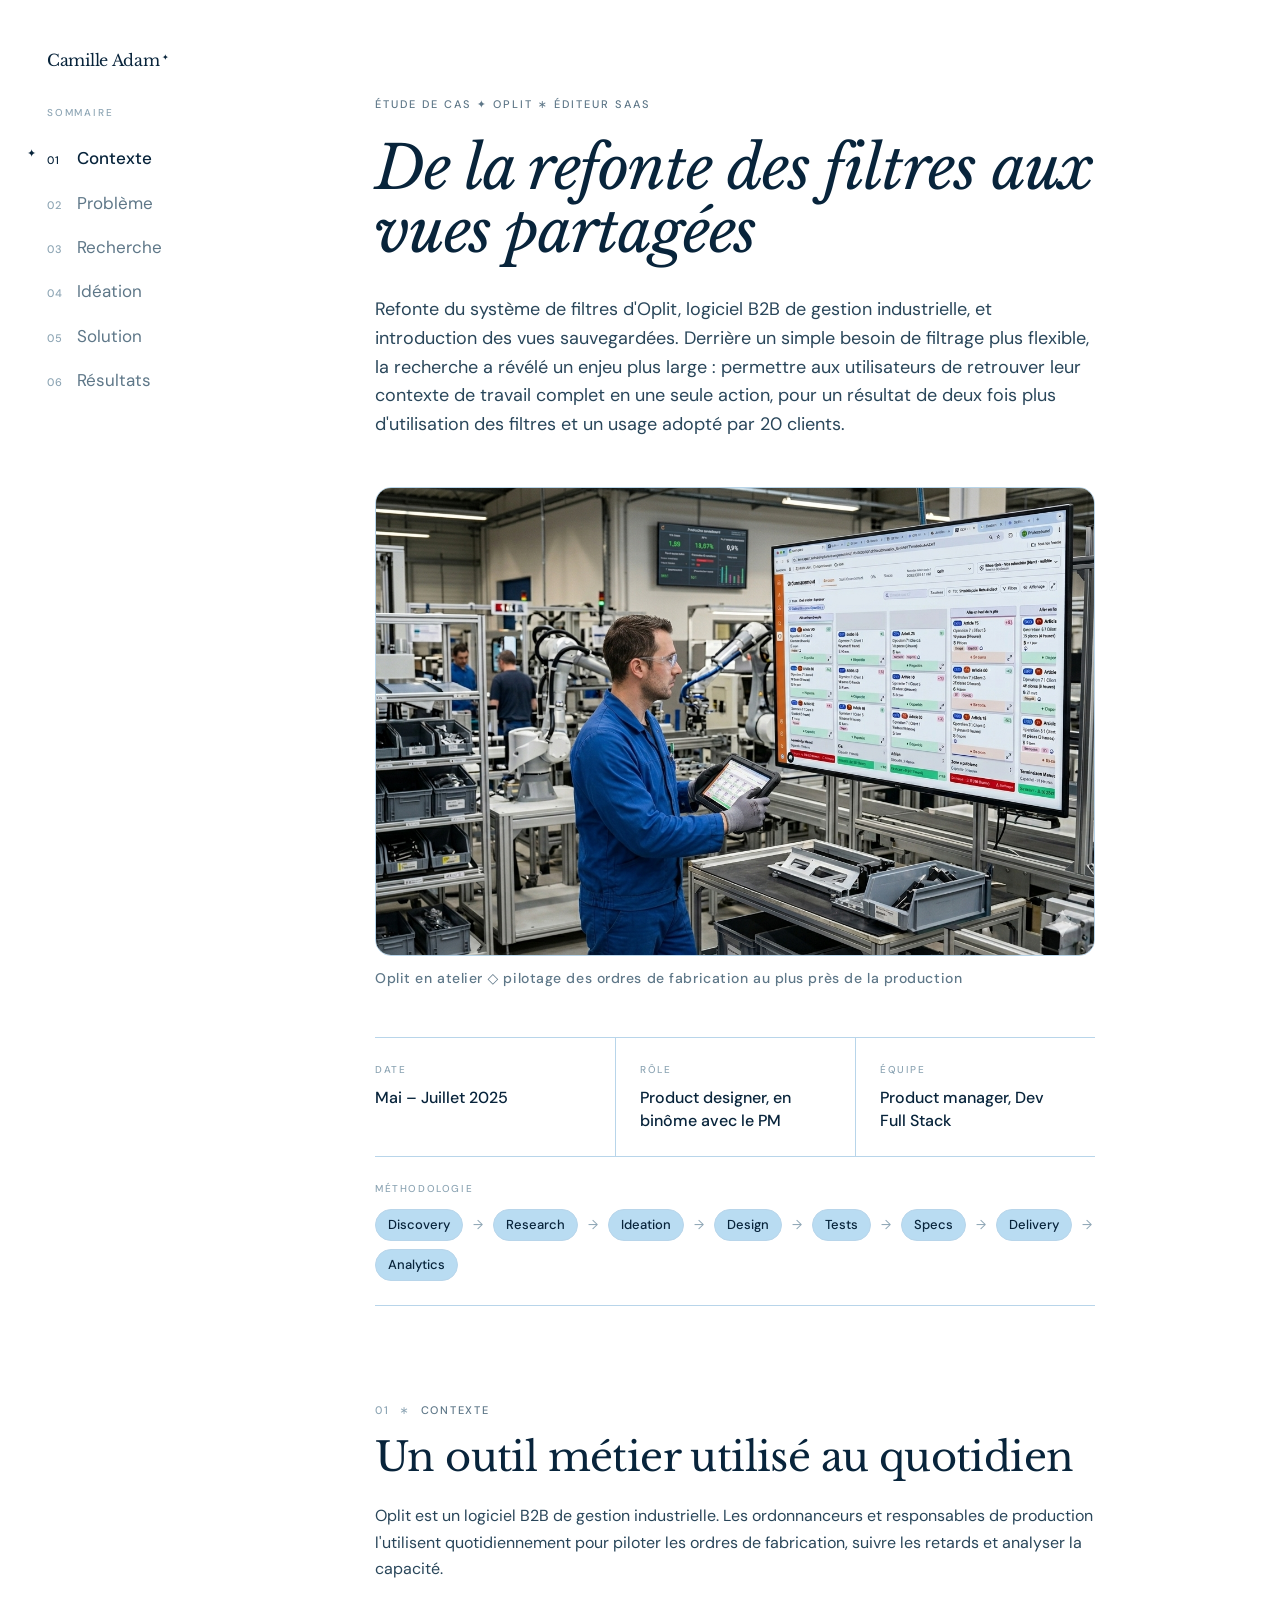
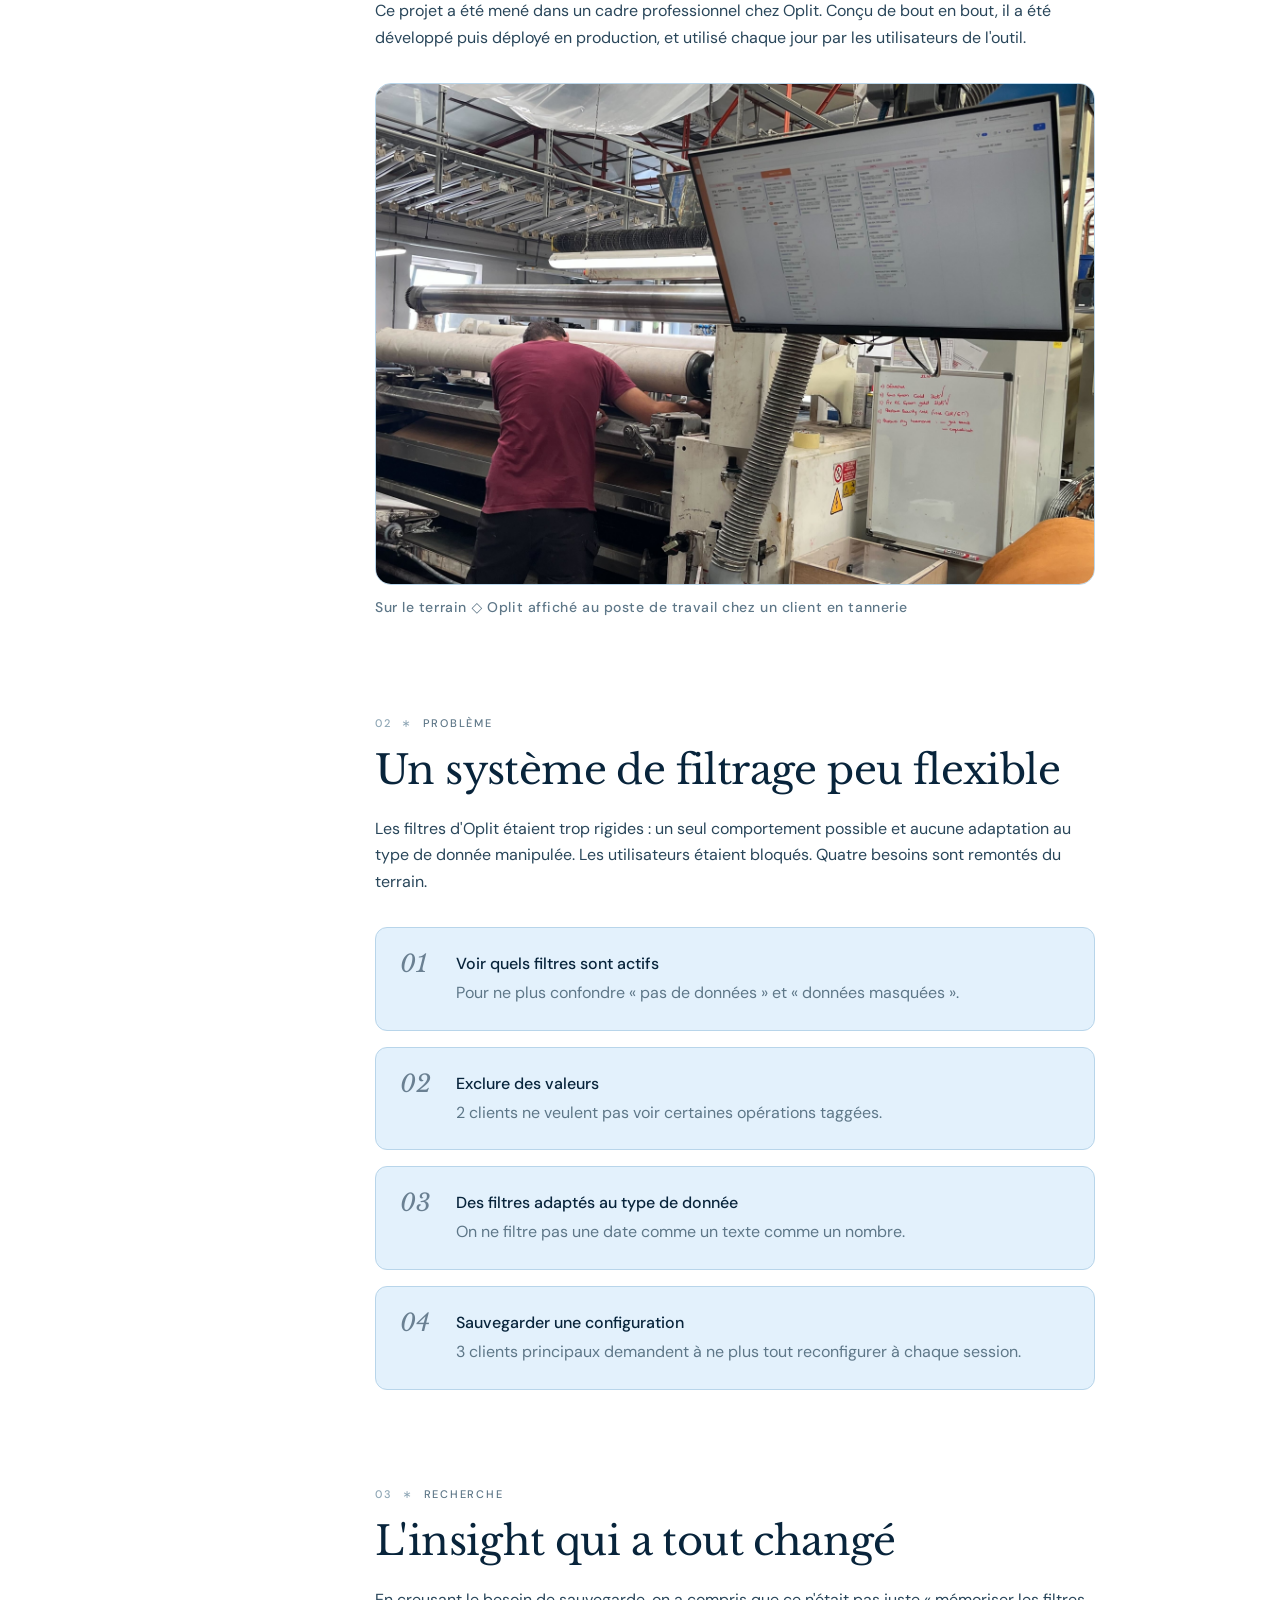
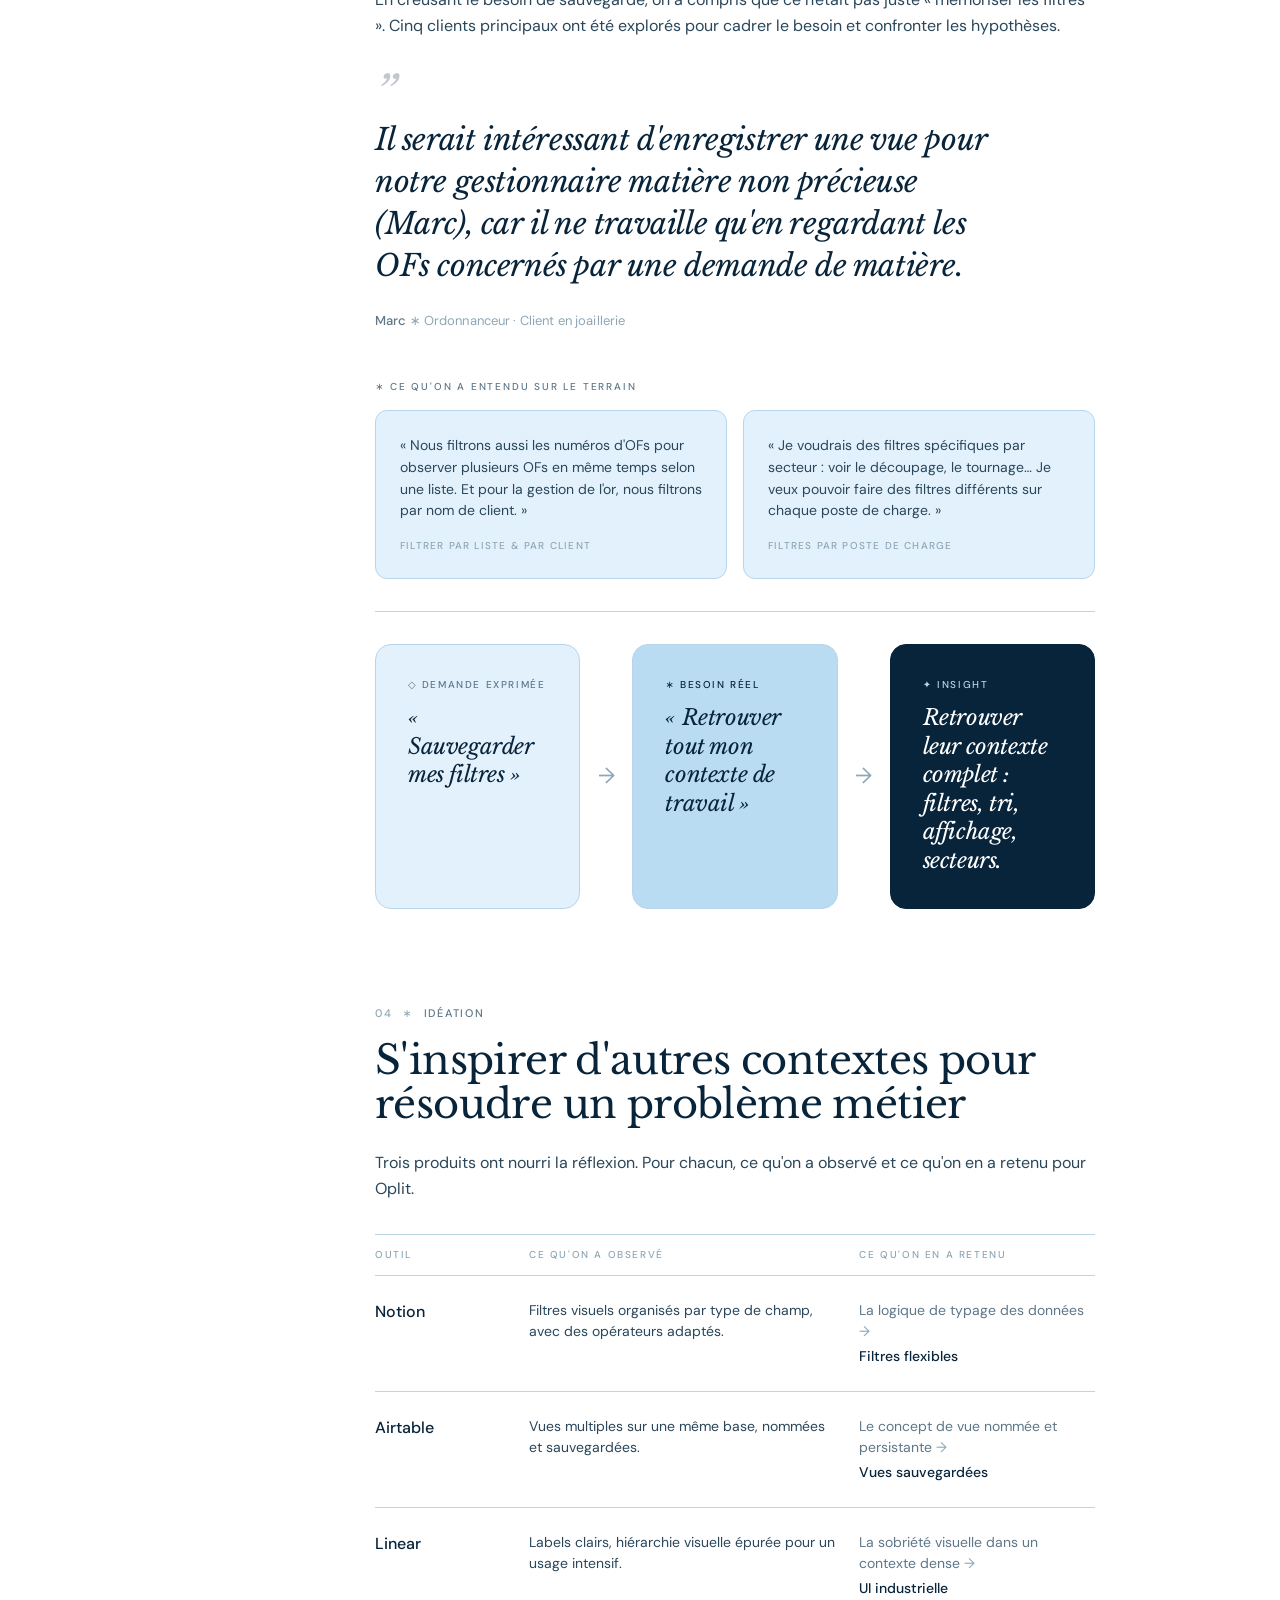
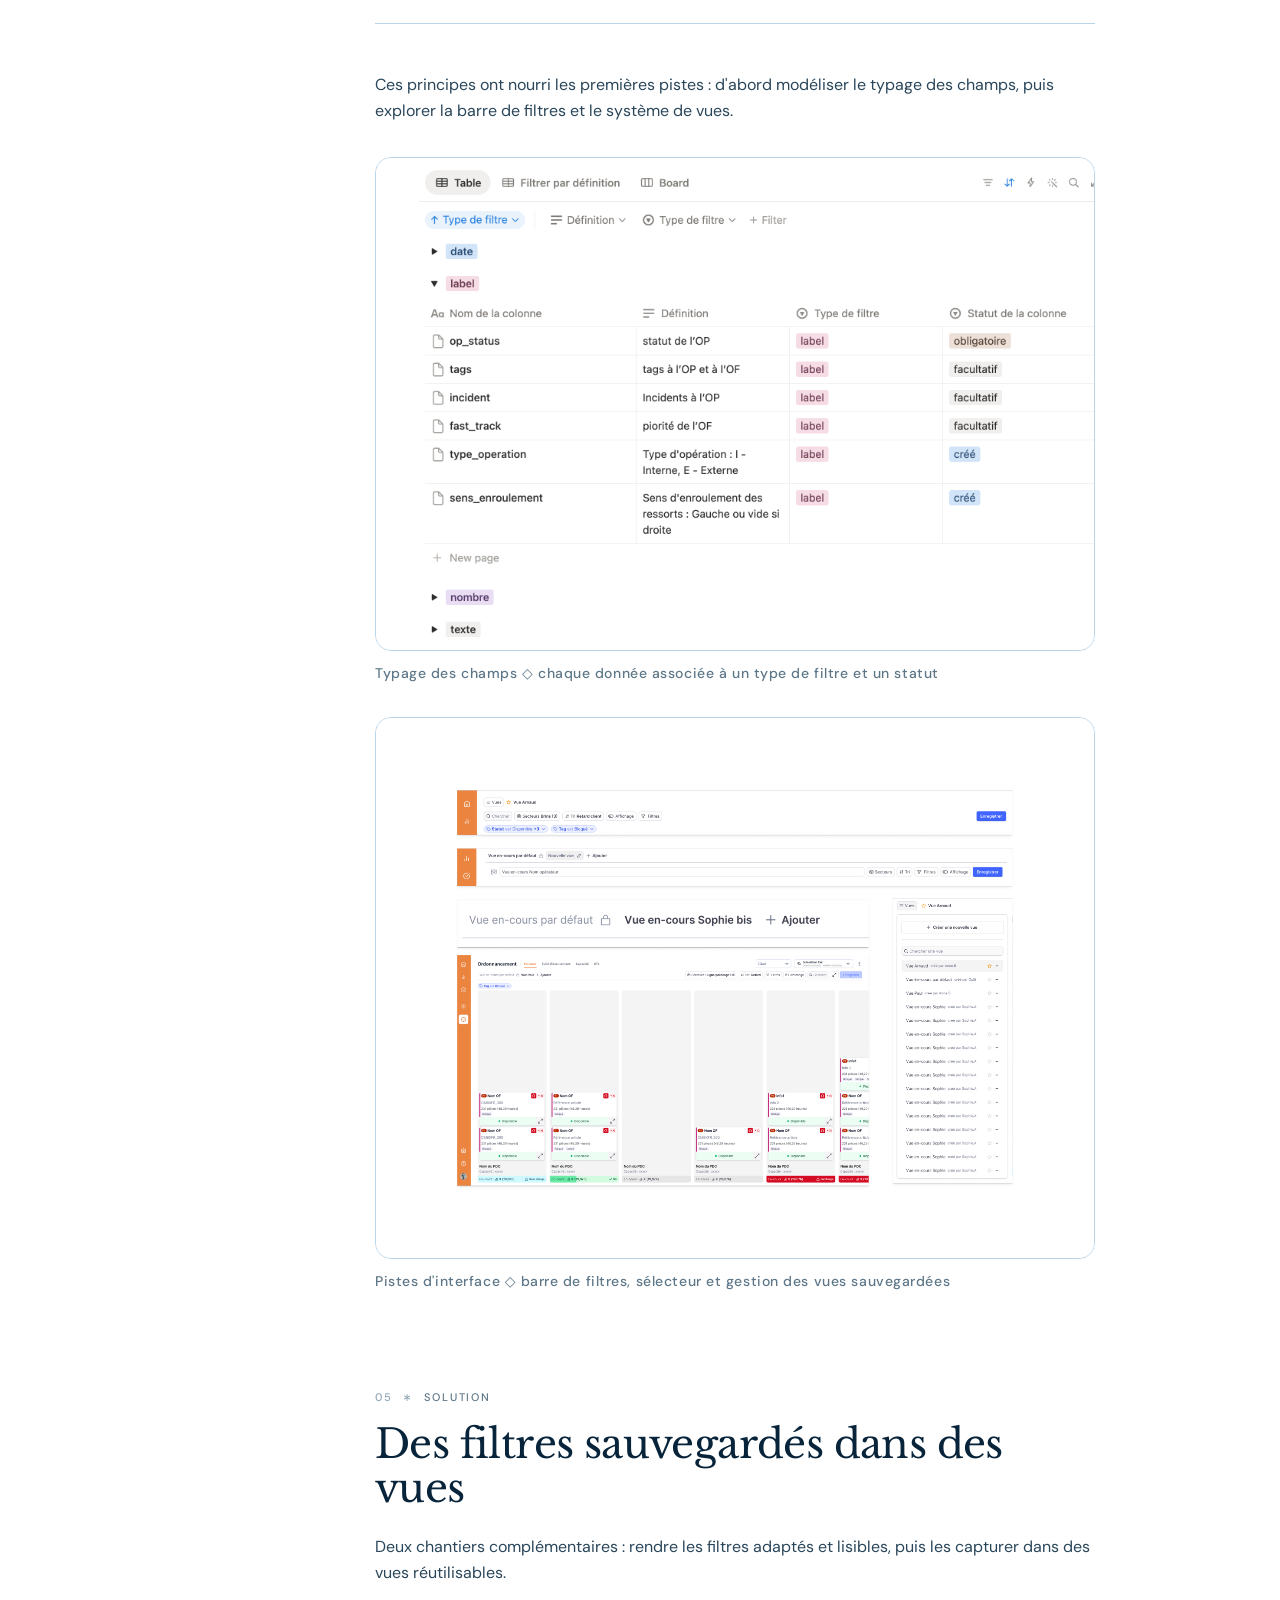
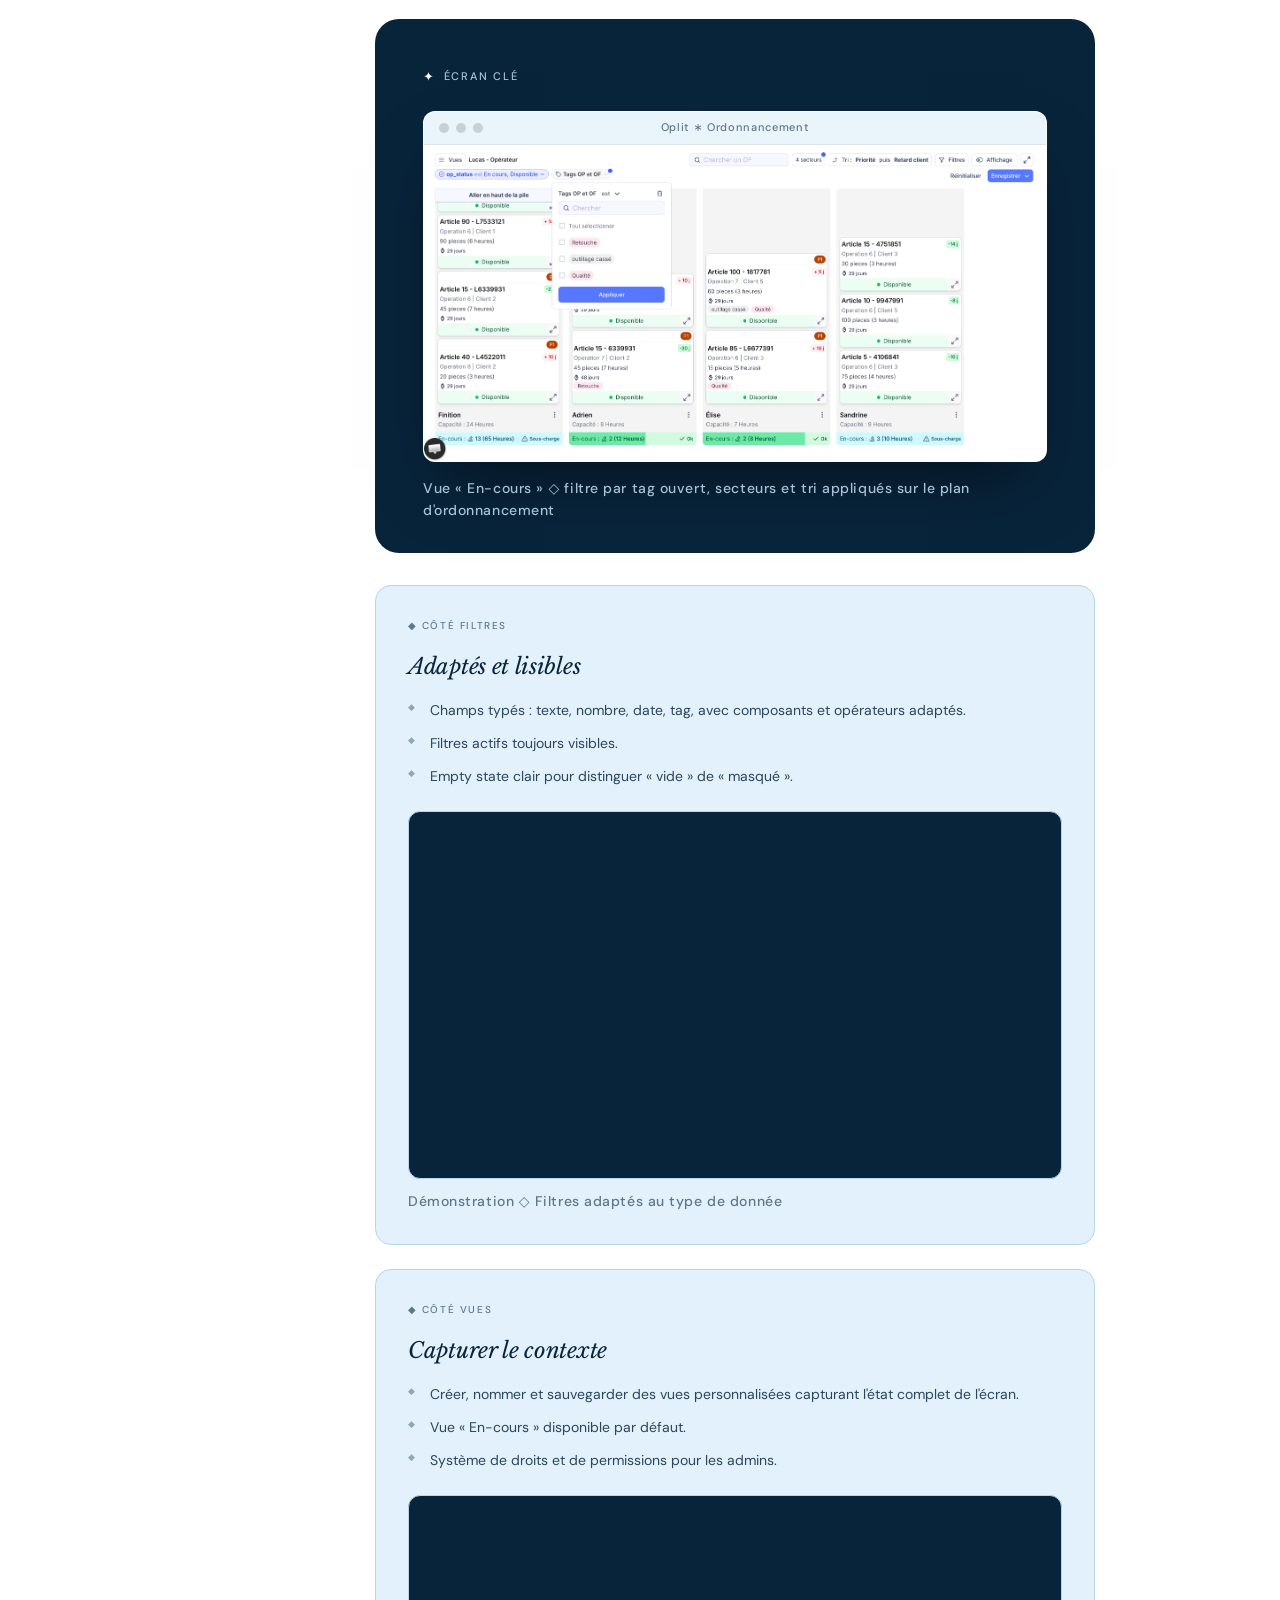
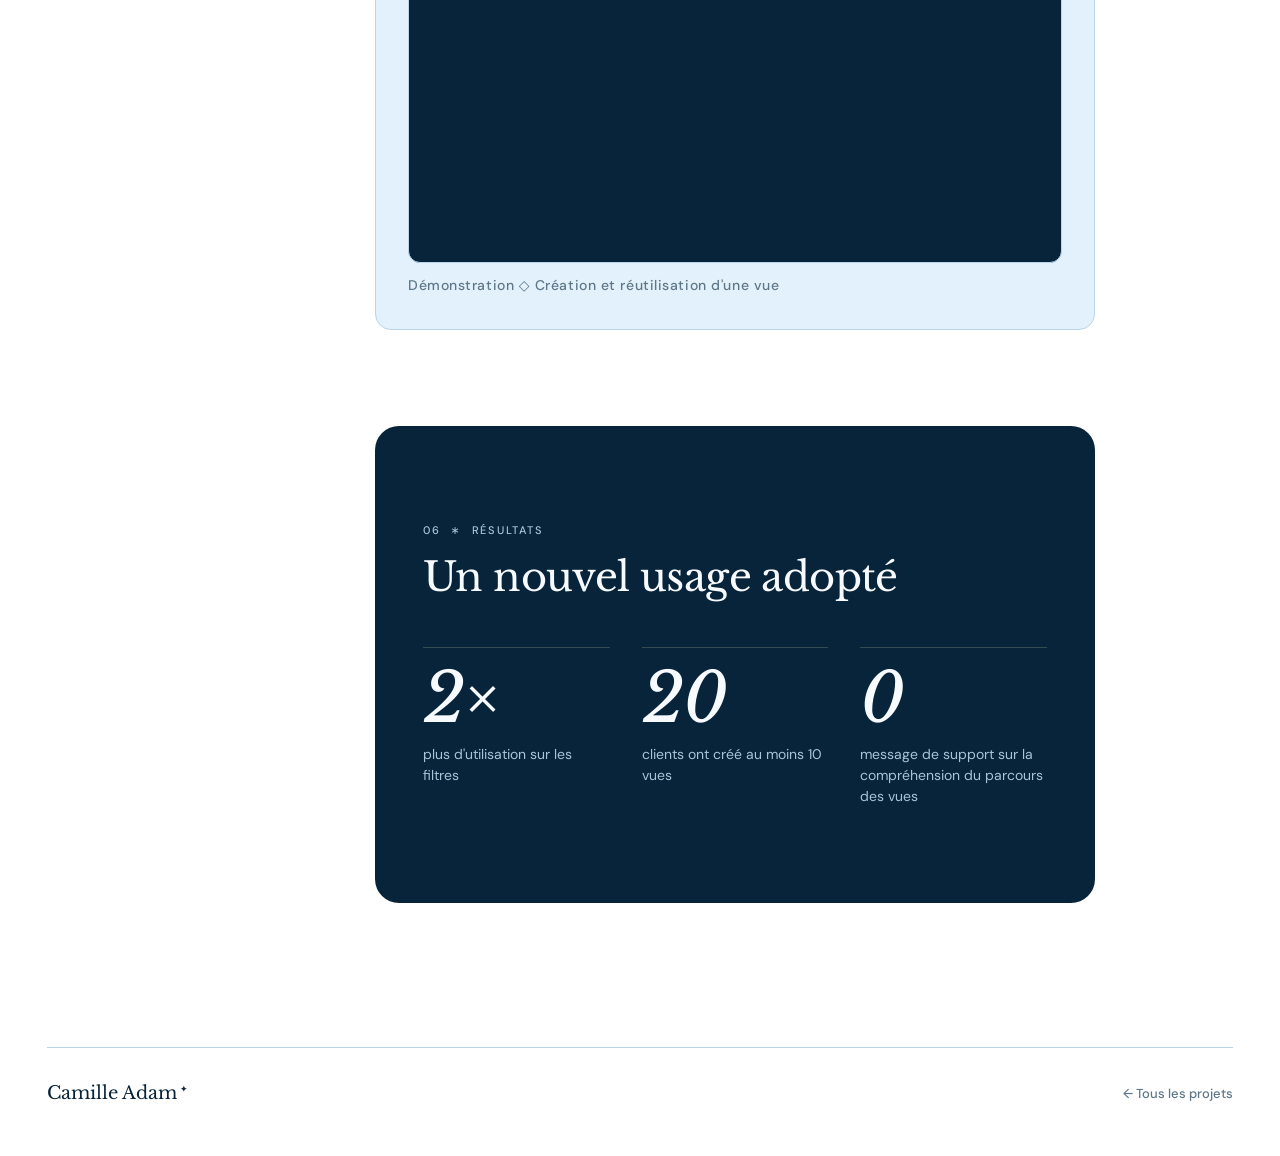
<file: Etude de cas - Filtres et Vues.html>
<!DOCTYPE html>
<html lang="fr">
<head>
<meta charset="UTF-8">
<meta name="viewport" content="width=device-width, initial-scale=1.0">
<title>De la refonte des filtres aux vues partagées — Camille Adam</title>
<link rel="preconnect" href="https://fonts.googleapis.com">
<link href="https://fonts.googleapis.com/css2?family=Libre+Baskerville:ital,wght@0,400;0,700;1,400&family=DM+Sans:ital,opsz,wght@0,9..40,300;0,9..40,400;0,9..40,500;0,9..40,700&display=swap" rel="stylesheet">
<style>

:root {
  --color-canvas:          #FFFFFF;
  --color-canvas-soft:     #E3F1FC;
  --color-surface-card:    #B9DCF2;
  --color-surface-dark:    #08243B;
  --color-surface-dark-el: #123B59;
  --color-ink:             #08243B;
  --color-body:            #29465A;
  --color-muted:           #5E7788;
  --color-muted-soft:      #8EA6B5;
  --color-hairline:        #B8D5EA;
  --color-hairline-soft:   #D9EBF7;
  --color-on-dark:         #F7FBFF;
  --color-on-dark-soft:    #A9C4D6;

  --font-display: 'Libre Baskerville', Georgia, serif;
  --font-body:    'DM Sans', system-ui, sans-serif;

  --space-xs:  8px;
  --space-sm:  12px;
  --space-md:  16px;
  --space-lg:  24px;
  --space-xl:  32px;
  --space-xxl: 48px;
  --space-section: 96px;

  --radius-sm: 6px;
  --radius-md: 8px;
  --radius-lg: 12px;
  --radius-xl: 16px;
}

*, *::before, *::after { margin: 0; padding: 0; box-sizing: border-box; }

html { overflow-x: hidden; scrollbar-gutter: stable both-edges; }

body {
  background: var(--color-canvas);
  color: var(--color-ink);
  font-family: var(--font-body);
  font-size: 16px;
  font-weight: 400;
  line-height: 1.55;
  -webkit-font-smoothing: antialiased;
}

a { text-decoration: none; color: inherit; }

/* ---------- Fade in ---------- */
@keyframes fadeUp {
  from { opacity: 0; transform: translateY(16px); }
  to   { opacity: 1; transform: translateY(0); }
}
@media (prefers-reduced-motion: no-preference) {
  .fade-up { animation: fadeUp 0.6s ease both; }
  .fade-up-1 { animation-delay: 0.05s; }
  .fade-up-2 { animation-delay: 0.15s; }
  .fade-up-3 { animation-delay: 0.25s; }
  .fade-up-4 { animation-delay: 0.35s; }
}

/* ============================================
   LAYOUT — sticky rail + content
   ============================================ */
.shell {
  max-width: 1400px;
  margin: 0 auto;
  padding: 0 var(--space-xl);
  display: grid;
  grid-template-columns: 232px minmax(0, 1fr);
  gap: var(--space-section);
  align-items: start;
}

/* ---------- Rail ---------- */
.rail {
  position: sticky;
  top: 0;
  height: 100vh;
  display: flex;
  flex-direction: column;
  padding: var(--space-xxl) 0;
}

.rail-sig {
  font-family: var(--font-display);
  font-style: normal;
  font-size: 16px;
  color: var(--color-ink);
  letter-spacing: -0.3px;
  margin-bottom: var(--space-xl);
}
.rail-sig span { font-size: 0.5em; vertical-align: super; margin-left: 3px; }

/* ---- Language switch (pinned top-right header) ---- */
.pagehead {
  position: fixed;
  bottom: var(--space-lg);
  left: var(--space-xxl);
  z-index: 50;
}
.lang-switch {
  display: inline-flex;
  align-items: center;
  gap: 6px;
}
.lang-switch button {
  font-family: var(--font-body);
  font-size: 12px;
  font-weight: 500;
  letter-spacing: 0.04em;
  color: var(--color-muted-soft);
  background: none;
  border: none;
  padding: 2px;
  cursor: pointer;
  transition: color 0.15s ease;
}
.lang-switch button:hover { color: var(--color-muted); }
.lang-switch button.active { color: var(--color-ink); }
.lang-sep { color: var(--color-muted-soft); font-size: 11px; }

.rail-back {
  font-family: var(--font-body);
  font-size: 13px;
  font-weight: 500;
  color: var(--color-muted);
  display: inline-flex;
  align-items: center;
  gap: 6px;
  transition: color 0.15s ease;
  margin-bottom: var(--space-xxl);
  cursor: pointer;
}
.rail-back:hover { color: var(--color-ink); }

.rail-label {
  font-family: var(--font-body);
  font-size: 10px;
  font-weight: 500;
  letter-spacing: 0.18em;
  text-transform: uppercase;
  color: var(--color-muted-soft);
  margin-bottom: var(--space-md);
}

.rail-nav {
  display: flex;
  flex-direction: column;
  list-style: none;
}

.rail-nav a {
  display: grid;
  grid-template-columns: 22px 1fr;
  align-items: baseline;
  gap: var(--space-xs);
  padding: 9px 0;
  font-family: var(--font-body);
  font-size: 17px;
  font-weight: 400;
  color: var(--color-muted);
  transition: color 0.15s ease;
  cursor: pointer;
  position: relative;
}
.rail-nav a .n {
  font-size: 11px;
  font-weight: 500;
  letter-spacing: 0.06em;
  color: var(--color-muted-soft);
  transition: color 0.15s ease;
}
.rail-nav a:hover { color: var(--color-ink); }
.rail-nav a.active { color: var(--color-ink); font-weight: 500; }
.rail-nav a.active .n { color: var(--color-ink); }
.rail-nav a.active::before {
  content: '✦';
  position: absolute;
  left: -20px;
  top: 9px;
  font-size: 11px;
  color: var(--color-ink);
}

.rail-foot {
  margin-top: auto;
  padding-top: var(--space-lg);
  border-top: 1px solid var(--color-hairline);
}
.rail-contact {
  font-family: var(--font-body);
  font-size: 13px;
  font-weight: 500;
  color: var(--color-muted);
  display: inline-flex;
  align-items: center;
  gap: 6px;
  transition: color 0.15s ease;
}
.rail-contact:hover { color: var(--color-ink); }

/* ---------- Content column ---------- */
.content {
  max-width: 720px;
  padding: var(--space-section) 0 var(--space-xxl);
}

/* ---------- Hero ---------- */
.eyebrow {
  font-family: var(--font-body);
  font-size: 11px;
  font-weight: 500;
  letter-spacing: 0.18em;
  text-transform: uppercase;
  color: var(--color-muted);
  margin-bottom: var(--space-lg);
}

.hero-title {
  font-family: var(--font-display);
  font-style: italic;
  font-size: clamp(40px, 5vw, 60px);
  font-weight: 400;
  line-height: 1.05;
  letter-spacing: -1.2px;
  color: var(--color-ink);
  margin-bottom: var(--space-xl);
}

.hero-context {
  font-family: var(--font-body);
  font-size: 18px;
  font-weight: 400;
  color: var(--color-body);
  line-height: 1.6;
  margin-bottom: var(--space-xxl);
}

/* ---------- Meta ---------- */
.meta {
  display: grid;
  grid-template-columns: repeat(3, 1fr);
  border-top: 1px solid var(--color-hairline);
  border-bottom: 1px solid var(--color-hairline);
}
.meta-cell {
  padding: var(--space-lg) var(--space-lg) var(--space-lg) 0;
}
.meta-cell + .meta-cell { padding-left: var(--space-lg); border-left: 1px solid var(--color-hairline); }
.meta-key {
  font-family: var(--font-body);
  font-size: 10px;
  font-weight: 500;
  letter-spacing: 0.16em;
  text-transform: uppercase;
  color: var(--color-muted-soft);
  margin-bottom: var(--space-xs);
}
.meta-val {
  font-family: var(--font-body);
  font-size: 16px;
  font-weight: 500;
  color: var(--color-ink);
  line-height: 1.45;
}

.method {
  border-bottom: 1px solid var(--color-hairline);
  padding: var(--space-lg) 0;
  margin-bottom: var(--space-section);
}
.method .meta-key { margin-bottom: var(--space-sm); }
.method-flow {
  display: flex;
  flex-wrap: wrap;
  align-items: center;
  gap: var(--space-xs) 10px;
}
.method-step {
  font-family: var(--font-body);
  font-size: 13px;
  font-weight: 500;
  color: var(--color-ink);
  background: var(--color-surface-card);
  border: 1px solid var(--color-hairline);
  padding: 5px 12px;
  border-radius: 999px;
  white-space: nowrap;
}
.method-arrow { color: var(--color-muted-soft); font-size: 13px; }

/* ============================================
   SECTIONS
   ============================================ */
.section { padding-top: var(--space-section); scroll-margin-top: var(--space-xl); }
.section:first-of-type { padding-top: 0; }

.sec-eyebrow {
  font-family: var(--font-body);
  font-size: 11px;
  font-weight: 500;
  letter-spacing: 0.16em;
  text-transform: uppercase;
  color: var(--color-muted);
  display: flex;
  align-items: center;
  gap: 10px;
  margin-bottom: var(--space-md);
}
.sec-eyebrow .num { color: var(--color-muted-soft); }
.sec-eyebrow .sep { color: var(--color-muted-soft); }

.sec-title {
  font-family: var(--font-display);
  font-size: clamp(28px, 3.4vw, 40px);
  font-weight: 400;
  line-height: 1.1;
  letter-spacing: -0.6px;
  color: var(--color-ink);
  margin-bottom: var(--space-lg);
}

.prose {
  font-family: var(--font-body);
  font-size: 16px;
  font-weight: 400;
  color: var(--color-body);
  line-height: 1.65;
}
.prose + .prose { margin-top: var(--space-md); }

/* ---------- Editorial image plate ---------- */
.plate { margin-top: var(--space-xl); }
.plate img {
  display: block;
  width: 100%;
  height: auto;
  border-radius: var(--radius-xl);
  border: 1px solid var(--color-hairline);
}
.plate-cap {
  font-family: var(--font-body);
  font-size: 14px;
  font-weight: 500;
  letter-spacing: 0.04em;
  color: var(--color-muted);
  margin-top: var(--space-sm);
}

/* ---------- Needs list ---------- */
.needs {
  display: flex;
  flex-direction: column;
  gap: var(--space-md);
  margin-top: var(--space-xl);
}
.need {
  display: grid;
  grid-template-columns: 40px 1fr;
  gap: var(--space-md);
  align-items: start;
  background: var(--color-canvas-soft);
  border: 1px solid var(--color-hairline);
  border-radius: var(--radius-lg);
  padding: var(--space-lg);
}
.need-num {
  font-family: var(--font-display);
  font-style: italic;
  font-size: 24px;
  color: var(--color-ink);
  line-height: 1;
  opacity: 0.55;
}
.need-title {
  font-family: var(--font-body);
  font-size: 16px;
  font-weight: 500;
  color: var(--color-ink);
  margin-bottom: 4px;
}
.need-desc {
  font-family: var(--font-body);
  font-size: 16px;
  font-weight: 400;
  color: var(--color-muted);
  line-height: 1.55;
}

/* ---------- Insight callout ---------- */
.insight {
  margin-top: var(--space-xl);
  background: var(--color-surface-card);
  border: 1px solid var(--color-hairline);
  border-radius: var(--radius-xl);
  padding: var(--space-xl) var(--space-xxl);
}
.insight-label {
  font-family: var(--font-body);
  font-size: 10px;
  font-weight: 500;
  letter-spacing: 0.18em;
  text-transform: uppercase;
  color: var(--color-muted);
  display: flex;
  align-items: center;
  gap: 8px;
  margin-bottom: var(--space-sm);
}
.insight-text {
  font-family: var(--font-display);
  font-style: italic;
  font-size: 24px;
  font-weight: 400;
  line-height: 1.35;
  letter-spacing: -0.4px;
  color: var(--color-ink);
}

/* ---------- Quote ---------- */
.quote {
  margin-top: var(--space-xxl);
}
.quote-glyph {
  font-family: var(--font-display);
  font-style: italic;
  font-size: 48px;
  line-height: 0.4;
  color: var(--color-ink);
  opacity: 0.25;
  display: block;
  margin-bottom: var(--space-sm);
}
.quote-text {
  font-family: var(--font-display);
  font-style: italic;
  font-size: clamp(22px, 2.8vw, 30px);
  font-weight: 400;
  line-height: 1.4;
  letter-spacing: -0.4px;
  color: var(--color-ink);
  max-width: 640px;
  margin-bottom: var(--space-lg);
}
.quote-cite {
  font-family: var(--font-body);
  font-size: 13px;
  font-weight: 500;
  color: var(--color-muted);
  letter-spacing: 0.01em;
}
.quote-cite .role { color: var(--color-muted-soft); font-weight: 400; }

/* ---------- Research meta strip ---------- */
.rmeta {
  display: flex;
  align-items: baseline;
  gap: var(--space-md);
  margin-top: var(--space-xl);
  padding: var(--space-md) 0;
  border-top: 1px solid var(--color-hairline);
  border-bottom: 1px solid var(--color-hairline);
}
.rmeta-num {
  font-family: var(--font-display);
  font-style: italic;
  font-size: 40px;
  line-height: 1;
  color: var(--color-ink);
  letter-spacing: -1px;
}
.rmeta-label {
  font-family: var(--font-body);
  font-size: 14px;
  font-weight: 400;
  color: var(--color-muted);
  line-height: 1.4;
  max-width: 360px;
}

/* ---------- Reframe (demande → besoin réel) ---------- */
.reframe {
  margin-top: var(--space-xl);
  padding-top: var(--space-xl);
  border-top: 1px solid var(--color-hairline);
  display: grid;
  grid-template-columns: 1fr 28px 1fr 28px 1fr;
  align-items: stretch;
  gap: var(--space-sm);
}
.reframe-card {
  border-radius: var(--radius-xl);
  border: 1px solid var(--color-hairline);
  background: var(--color-canvas-soft);
  padding: var(--space-xl);
}
.reframe-card.is-real {
  background: var(--color-surface-card);
}
.reframe-card.is-insight {
  background: var(--color-ink);
  border-color: var(--color-ink);
}
.reframe-card.is-insight .reframe-key { color: var(--color-hairline); }
.reframe-card.is-insight .reframe-val { color: var(--color-canvas); }
.reframe-key {
  font-family: var(--font-body);
  font-size: 10px;
  font-weight: 500;
  letter-spacing: 0.16em;
  text-transform: uppercase;
  color: var(--color-muted);
  display: flex;
  align-items: center;
  gap: 8px;
  margin-bottom: var(--space-sm);
}
.reframe-card.is-real .reframe-key { color: var(--color-ink); }
.reframe-val {
  font-family: var(--font-display);
  font-style: italic;
  font-size: 22px;
  line-height: 1.3;
  letter-spacing: -0.4px;
  color: var(--color-ink);
}
.reframe-arrow {
  display: flex;
  align-items: center;
  justify-content: center;
  font-family: var(--font-body);
  font-size: 22px;
  color: var(--color-muted-soft);
}

/* ---------- Verbatim cluster ---------- */
.verbatims-label {
  font-family: var(--font-body);
  font-size: 10px;
  font-weight: 500;
  letter-spacing: 0.18em;
  text-transform: uppercase;
  color: var(--color-muted);
  display: flex;
  align-items: center;
  gap: 8px;
  margin: var(--space-xxl) 0 var(--space-md);
}
.verbatim-grid {
  display: grid;
  grid-template-columns: 1fr 1fr;
  gap: var(--space-md);
}
.verbatim {
  border-radius: var(--radius-lg);
  border: 1px solid var(--color-hairline);
  background: var(--color-canvas-soft);
  padding: var(--space-lg);
  display: flex;
  flex-direction: column;
  gap: var(--space-md);
}
.verbatim-text {
  font-family: var(--font-body);
  font-size: 14px;
  font-weight: 400;
  color: var(--color-body);
  line-height: 1.55;
}
.verbatim-tag {
  margin-top: auto;
  font-family: var(--font-body);
  font-size: 10px;
  font-weight: 500;
  letter-spacing: 0.12em;
  text-transform: uppercase;
  color: var(--color-muted-soft);
}

/* ---------- Benchmark table ---------- */
.bench {
  margin-top: var(--space-xl);
  border-top: 1px solid var(--color-hairline);
}
.bench-row {
  display: grid;
  grid-template-columns: 130px 1.3fr 1fr;
  gap: var(--space-lg);
  padding: var(--space-lg) 0;
  border-bottom: 1px solid var(--color-hairline);
  align-items: start;
}
.bench-head {
  padding: var(--space-sm) 0;
  border-bottom: 1px solid var(--color-hairline);
}
.bench-head .bh {
  font-family: var(--font-body);
  font-size: 10px;
  font-weight: 500;
  letter-spacing: 0.16em;
  text-transform: uppercase;
  color: var(--color-muted-soft);
}
.bench-tool {
  font-family: var(--font-body);
  font-size: 16px;
  font-weight: 500;
  color: var(--color-ink);
}
.bench-obs {
  font-family: var(--font-body);
  font-size: 14px;
  font-weight: 400;
  color: var(--color-body);
  line-height: 1.5;
}
.bench-take {
  font-family: var(--font-body);
  font-size: 14px;
  font-weight: 400;
  color: var(--color-muted);
  line-height: 1.5;
}
.bench-take strong {
  display: block;
  font-weight: 500;
  color: var(--color-ink);
  margin-top: 4px;
}
.bench-take .arr { color: var(--color-muted-soft); }

/* ---------- Solution showcase ---------- */
.showcase {
  margin-top: var(--space-xl);
  background: var(--color-surface-dark);
  border-radius: 24px;
  padding: var(--space-xxl) var(--space-xxl) var(--space-xl);
}
.showcase-eyebrow {
  font-family: var(--font-body);
  font-size: 11px;
  font-weight: 500;
  letter-spacing: 0.16em;
  text-transform: uppercase;
  color: var(--color-on-dark-soft);
  display: flex;
  align-items: center;
  gap: 8px;
  margin-bottom: var(--space-lg);
}
.showcase-eyebrow .star { color: var(--color-on-dark); font-size: 13px; }
.showcase-window {
  border-radius: var(--radius-lg);
  overflow: hidden;
  border: 1px solid rgba(255, 255, 255, 0.10);
  box-shadow: 0 32px 64px -24px rgba(0, 0, 0, 0.55);
  background: #fff;
}
.showcase-chrome {
  position: relative;
  display: flex;
  align-items: center;
  gap: 7px;
  padding: 11px 15px;
  background: #EAF4FB;
  border-bottom: 1px solid rgba(28, 26, 20, 0.07);
}
.showcase-chrome .dot {
  width: 10px;
  height: 10px;
  border-radius: 50%;
  background: rgba(28, 26, 20, 0.16);
}
.showcase-tablabel {
  position: absolute;
  left: 50%;
  transform: translateX(-50%);
  font-family: var(--font-body);
  font-size: 11px;
  font-weight: 500;
  letter-spacing: 0.06em;
  color: #5E7788;
  white-space: nowrap;
}
.showcase-img { display: block; width: 100%; height: auto; }
.showcase-cap {
  font-family: var(--font-body);
  font-size: 14px;
  font-weight: 500;
  letter-spacing: 0.04em;
  color: var(--color-on-dark-soft);
  margin-top: var(--space-md);
}

/* ---------- Solution columns ---------- */
.sol-grid {
  display: grid;
  grid-template-columns: 1fr;
  gap: var(--space-lg);
  margin-top: var(--space-xl);
}
.sol-card {
  background: var(--color-canvas-soft);
  border: 1px solid var(--color-hairline);
  border-radius: var(--radius-xl);
  padding: var(--space-xl);
}
.sol-tag {
  font-family: var(--font-body);
  font-size: 10px;
  font-weight: 500;
  letter-spacing: 0.16em;
  text-transform: uppercase;
  color: var(--color-muted);
  display: flex;
  align-items: center;
  gap: 8px;
  margin-bottom: var(--space-md);
}
.sol-head {
  font-family: var(--font-display);
  font-style: italic;
  font-size: 22px;
  color: var(--color-ink);
  margin-bottom: var(--space-md);
  letter-spacing: -0.3px;
}
.sol-list { list-style: none; display: flex; flex-direction: column; gap: var(--space-sm); }
.sol-list li {
  font-family: var(--font-body);
  font-size: 14px;
  font-weight: 400;
  color: var(--color-body);
  line-height: 1.5;
  display: grid;
  grid-template-columns: 16px 1fr;
  gap: 6px;
}
.sol-list li::before { content: '◆'; color: var(--color-muted-soft); font-size: 9px; line-height: 1.6; }

.sol-video { margin-top: var(--space-lg); }
.sol-video-frame {
  position: relative;
  aspect-ratio: 16 / 9;
  border-radius: var(--radius-lg);
  overflow: hidden;
  border: 1px solid var(--color-hairline);
  background: var(--color-surface-dark);
}
.sol-video-frame iframe {
  position: absolute;
  inset: 0;
  width: 100%;
  height: 100%;
  border: 0;
  display: block;
}
.sol-video-cap {
  font-family: var(--font-body);
  font-size: 14px;
  font-weight: 500;
  letter-spacing: 0.04em;
  color: var(--color-muted);
  margin-top: var(--space-sm);
}

/* ---------- Results (dark band) ---------- */
.results {
  margin-top: var(--space-section);
  background: var(--color-surface-dark);
  border-radius: 24px;
  padding: var(--space-section) var(--space-xxl);
  scroll-margin-top: var(--space-xl);
}
.results .sec-eyebrow { color: var(--color-on-dark-soft); }
.results .sec-eyebrow .num, .results .sec-eyebrow .sep { color: var(--color-on-dark-soft); }
.results .sec-title { color: var(--color-on-dark); margin-bottom: var(--space-xxl); }
.kpis {
  display: grid;
  grid-template-columns: repeat(3, 1fr);
  gap: var(--space-xl);
}
.kpi { border-top: 1px solid rgba(255,246,190,0.18); padding-top: var(--space-md); }
.kpi-num {
  font-family: var(--font-display);
  font-style: italic;
  font-size: clamp(48px, 6vw, 68px);
  font-weight: 400;
  line-height: 1;
  letter-spacing: -2px;
  color: var(--color-on-dark);
  margin-bottom: var(--space-sm);
}
.kpi-label {
  font-family: var(--font-body);
  font-size: 14px;
  font-weight: 400;
  color: var(--color-on-dark-soft);
  line-height: 1.5;
}

/* ---------- Closing footer ---------- */
.closer {
  grid-column: 1 / -1;
  margin-top: 0;
  padding-bottom: var(--space-xxl);
  padding-top: var(--space-xl);
  border-top: 1px solid var(--color-hairline);
  display: flex;
  align-items: center;
  justify-content: space-between;
  gap: var(--space-lg);
  flex-wrap: wrap;
}
.closer-name {
  font-family: var(--font-display);
  font-style: normal;
  font-size: 18px;
  color: var(--color-ink);
}
.closer-name span { font-size: 0.5em; vertical-align: super; margin-left: 3px; }
.closer-links { display: flex; gap: var(--space-lg); flex-wrap: wrap; }
.closer-links a {
  font-family: var(--font-body);
  font-size: 13px;
  font-weight: 500;
  color: var(--color-muted);
  transition: color 0.15s ease;
}
.closer-links a:hover { color: var(--color-ink); }

/* ============================================
   RESPONSIVE
   ============================================ */
@media (max-width: 920px) {
  .shell { grid-template-columns: 1fr; gap: 0; padding: 0 var(--space-lg); }
  .rail {
    position: static;
    height: auto;
    flex-direction: row;
    flex-wrap: wrap;
    align-items: center;
    gap: var(--space-md) var(--space-lg);
    padding: var(--space-lg) 0;
    border-bottom: 1px solid var(--color-hairline);
  }
  .rail-sig { margin-bottom: 0; }
  .pagehead { bottom: var(--space-md); left: var(--space-lg); }
  .rail-back { margin-bottom: 0; }
  .rail-label { display: none; }
  .rail-nav { flex-direction: row; flex-wrap: wrap; gap: 0 var(--space-md); width: 100%; }
  .rail-nav { flex-direction: row; flex-wrap: wrap; gap: 0 var(--space-md); width: 100%; }
  .rail-nav a { padding: 6px 0; }
  .rail-nav a.active::before { display: none; }
  .rail-foot { display: none; }
  .content { padding-top: var(--space-xxl); }
  .meta { grid-template-columns: 1fr; }
  .meta-cell + .meta-cell { border-left: none; border-top: 1px solid var(--color-hairline); padding-left: 0; }
  .reframe { grid-template-columns: 1fr; }
  .reframe-arrow { transform: rotate(90deg); height: 28px; }
  .verbatim-grid { grid-template-columns: 1fr; }
  .bench-row { grid-template-columns: 1fr; gap: var(--space-xs); }
  .sol-grid { grid-template-columns: 1fr; }
  .kpis { grid-template-columns: 1fr; gap: var(--space-lg); }
  .results { padding: var(--space-xxl) var(--space-lg); }
}
</style>
</head>
<body>

<div class="shell">

  <!-- ============ RAIL ============ -->
  <aside class="rail">
    <a href="index.html" class="rail-sig">Camille Adam<span>✦</span></a>

    <div class="rail-label" data-i18n="rail.toc">Sommaire</div>
    <ul class="rail-nav" id="railnav">
      <li><a data-anchor="contexte"><span class="n">01</span><span data-i18n="rail.contexte">Contexte</span></a></li>
      <li><a data-anchor="probleme"><span class="n">02</span><span data-i18n="rail.probleme">Problème</span></a></li>
      <li><a data-anchor="recherche"><span class="n">03</span><span data-i18n="rail.recherche">Recherche</span></a></li>
      <li><a data-anchor="ideation"><span class="n">04</span><span data-i18n="rail.ideation">Idéation</span></a></li>
      <li><a data-anchor="solution"><span class="n">05</span><span data-i18n="rail.solution">Solution</span></a></li>
      <li><a data-anchor="resultats"><span class="n">06</span><span data-i18n="rail.resultats">Résultats</span></a></li>
    </ul>
  </aside>

  <!-- ============ CONTENT ============ -->
  <div class="content">

    <!-- HERO -->
    <div class="eyebrow fade-up fade-up-1" data-i18n="hero.eyebrow">Étude de cas ✦ Oplit ∗ Éditeur SaaS</div>
    <h1 class="hero-title fade-up fade-up-2" data-i18n="hero.title">De la refonte des filtres aux vues partagées</h1>
    <p class="hero-context fade-up fade-up-3" data-i18n="hero.context">
      Refonte du système de filtres d'Oplit, logiciel B2B de gestion industrielle, et introduction des
      vues sauvegardées. Derrière un simple besoin de filtrage plus flexible, la recherche a révélé un
      enjeu plus large : permettre aux utilisateurs de retrouver leur contexte de travail complet en une
      seule action, pour un résultat de deux fois plus d'utilisation des filtres et un usage adopté par
      20 clients.
    </p>

    <figure class="plate fade-up fade-up-4" style="margin-bottom: var(--space-xxl);">
      <img src="img/uc1-contexte-atelier.png" alt="Opérateur en atelier consultant Oplit sur une tablette, devant un grand écran d'ordonnancement de la production." loading="lazy">
      <figcaption class="plate-cap" data-i18n="hero.plateCap">Oplit en atelier ◇ pilotage des ordres de fabrication au plus près de la production</figcaption>
    </figure>

    <div class="meta fade-up fade-up-4">
      <div class="meta-cell">
        <div class="meta-key" data-i18n="meta.date">Date</div>
        <div class="meta-val" data-i18n="meta.dateVal">Mai – Juillet 2025</div>
      </div>
      <div class="meta-cell">
        <div class="meta-key" data-i18n="meta.role">Rôle</div>
        <div class="meta-val" data-i18n="meta.roleVal">Product designer, en binôme avec le PM</div>
      </div>
      <div class="meta-cell">
        <div class="meta-key" data-i18n="meta.team">Équipe</div>
        <div class="meta-val" data-i18n="meta.teamVal">Product manager, Dev Full Stack</div>
      </div>
    </div>

    <div class="method fade-up fade-up-4">
      <div class="meta-key" data-i18n="meta.method">Méthodologie</div>
      <div class="method-flow">
        <span class="method-step">Discovery</span><span class="method-arrow">→</span>
        <span class="method-step">Research</span><span class="method-arrow">→</span>
        <span class="method-step">Ideation</span><span class="method-arrow">→</span>
        <span class="method-step">Design</span><span class="method-arrow">→</span>
        <span class="method-step">Tests</span><span class="method-arrow">→</span>
        <span class="method-step">Specs</span><span class="method-arrow">→</span>
        <span class="method-step">Delivery</span><span class="method-arrow">→</span>
        <span class="method-step">Analytics</span>
      </div>
    </div>

    <!-- 01 — CONTEXTE -->
    <section class="section" id="contexte">
      <div class="sec-eyebrow"><span class="num">01</span><span class="sep">∗</span> <span data-i18n="sec.contexte">Contexte</span></div>
      <h2 class="sec-title" data-i18n="contexte.title">Un outil métier utilisé au quotidien</h2>
      <p class="prose" data-i18n="contexte.p1">
        Oplit est un logiciel B2B de gestion industrielle. Les ordonnanceurs et responsables de production
        l'utilisent quotidiennement pour piloter les ordres de fabrication, suivre les retards et analyser
        la capacité.
      </p>
      <p class="prose" data-i18n="contexte.p2">
        Ce projet a été mené dans un cadre professionnel chez Oplit. Conçu de bout en bout, il a été
        développé puis déployé en production, et utilisé chaque jour par les utilisateurs de l'outil.
      </p>

      <figure class="plate">
        <img src="img/uc1-contexte-tannerie.jpg" alt="Opérateur en tannerie travaillant sur une machine, l'écran Oplit d'ordonnancement affiché au-dessus du poste." loading="lazy">
        <figcaption class="plate-cap" data-i18n="contexte.plateCap">Sur le terrain ◇ Oplit affiché au poste de travail chez un client en tannerie</figcaption>
      </figure>
    </section>

    <!-- 02 — PROBLÈME -->
    <section class="section" id="probleme">
      <div class="sec-eyebrow"><span class="num">02</span><span class="sep">∗</span> <span data-i18n="sec.probleme">Problème</span></div>
      <h2 class="sec-title" data-i18n="probleme.title">Un système de filtrage peu flexible</h2>
      <p class="prose" data-i18n="probleme.p1">
        Les filtres d'Oplit étaient trop rigides : un seul comportement possible et aucune adaptation
        au type de donnée manipulée. Les utilisateurs étaient bloqués. Quatre besoins sont remontés
        du terrain.
      </p>

      <div class="needs">
        <div class="need">
          <div class="need-num">01</div>
          <div>
            <div class="need-title" data-i18n="need1.title">Voir quels filtres sont actifs</div>
            <div class="need-desc" data-i18n="need1.desc">Pour ne plus confondre « pas de données » et « données masquées ».</div>
          </div>
        </div>
        <div class="need">
          <div class="need-num">02</div>
          <div>
            <div class="need-title" data-i18n="need2.title">Exclure des valeurs</div>
            <div class="need-desc" data-i18n="need2.desc">2 clients ne veulent pas voir certaines opérations taggées.</div>
          </div>
        </div>
        <div class="need">
          <div class="need-num">03</div>
          <div>
            <div class="need-title" data-i18n="need3.title">Des filtres adaptés au type de donnée</div>
            <div class="need-desc" data-i18n="need3.desc">On ne filtre pas une date comme un texte comme un nombre.</div>
          </div>
        </div>
        <div class="need">
          <div class="need-num">04</div>
          <div>
            <div class="need-title" data-i18n="need4.title">Sauvegarder une configuration</div>
            <div class="need-desc" data-i18n="need4.desc">3 clients principaux demandent à ne plus tout reconfigurer à chaque session.</div>
          </div>
        </div>
      </div>
    </section>

    <!-- 02 — RECHERCHE -->
    <section class="section" id="recherche">
      <div class="sec-eyebrow"><span class="num">03</span><span class="sep">∗</span> <span data-i18n="sec.recherche">Recherche</span></div>
      <h2 class="sec-title" data-i18n="recherche.title">L'insight qui a tout changé</h2>
      <p class="prose" data-i18n="recherche.p1">
        En creusant le besoin de sauvegarde, on a compris que ce n'était pas juste « mémoriser les
        filtres ». Cinq clients principaux ont été explorés pour cadrer le besoin et confronter les
        hypothèses.
      </p>

      <div class="quote">
        <span class="quote-glyph">”</span>
        <p class="quote-text" data-i18n="recherche.quote">
          Il serait intéressant d'enregistrer une vue pour notre gestionnaire matière non précieuse
          (Marc), car il ne travaille qu'en regardant les OFs concernés par une demande de matière.
        </p>
        <div class="quote-cite">Marc <span class="role" data-i18n="recherche.quoteCite">∗ Ordonnanceur · Client en joaillerie</span></div>
      </div>

      <div class="verbatims-label" data-i18n="recherche.verbatimsLabel">∗ Ce qu'on a entendu sur le terrain</div>
      <div class="verbatim-grid">
        <div class="verbatim">
          <p class="verbatim-text" data-i18n="recherche.v1">
            « Nous filtrons aussi les numéros d'OFs pour observer plusieurs OFs en même temps selon une
            liste. Et pour la gestion de l'or, nous filtrons par nom de client. »
          </p>
          <div class="verbatim-tag" data-i18n="recherche.v1tag">Filtrer par liste &amp; par client</div>
        </div>
        <div class="verbatim">
          <p class="verbatim-text" data-i18n="recherche.v2">
            « Je voudrais des filtres spécifiques par secteur : voir le découpage, le tournage… Je veux
            pouvoir faire des filtres différents sur chaque poste de charge. »
          </p>
          <div class="verbatim-tag" data-i18n="recherche.v2tag">Filtres par poste de charge</div>
        </div>
      </div>

      <div class="reframe">
        <div class="reframe-card">
          <div class="reframe-key" data-i18n="recherche.rkey1">◇ Demande exprimée</div>
          <div class="reframe-val" data-i18n="recherche.rval1">« Sauvegarder mes filtres »</div>
        </div>
        <div class="reframe-arrow">→</div>
        <div class="reframe-card is-real">
          <div class="reframe-key" data-i18n="recherche.rkey2">∗ Besoin réel</div>
          <div class="reframe-val" data-i18n="recherche.rval2">« Retrouver tout mon contexte de travail »</div>
        </div>
        <div class="reframe-arrow">→</div>
        <div class="reframe-card is-insight">
          <div class="reframe-key" data-i18n="recherche.rkey3">✦ Insight</div>
          <div class="reframe-val" data-i18n="recherche.rval3">Retrouver leur contexte complet : filtres, tri, affichage, secteurs.</div>
        </div>
      </div>
    </section>

    <!-- 03 — IDÉATION -->
    <section class="section" id="ideation">
      <div class="sec-eyebrow"><span class="num">04</span><span class="sep">∗</span> <span data-i18n="sec.ideation">Idéation</span></div>
      <h2 class="sec-title" data-i18n="ideation.title">S'inspirer d'autres contextes pour résoudre un problème métier</h2>
      <p class="prose" data-i18n="ideation.p1">
        Trois produits ont nourri la réflexion. Pour chacun, ce qu'on a observé et ce qu'on en a retenu
        pour Oplit.
      </p>

      <div class="bench">
        <div class="bench-head bench-row">
          <div class="bh" data-i18n="ideation.colTool">Outil</div>
          <div class="bh" data-i18n="ideation.colObs">Ce qu'on a observé</div>
          <div class="bh" data-i18n="ideation.colTake">Ce qu'on en a retenu</div>
        </div>
        <div class="bench-row">
          <div class="bench-tool">Notion</div>
          <div class="bench-obs" data-i18n="ideation.obs1">Filtres visuels organisés par type de champ, avec des opérateurs adaptés.</div>
          <div class="bench-take"><span data-i18n="ideation.take1">La logique de typage des données </span><span class="arr">→</span><strong data-i18n="ideation.take1b">Filtres flexibles</strong></div>
        </div>
        <div class="bench-row">
          <div class="bench-tool">Airtable</div>
          <div class="bench-obs" data-i18n="ideation.obs2">Vues multiples sur une même base, nommées et sauvegardées.</div>
          <div class="bench-take"><span data-i18n="ideation.take2">Le concept de vue nommée et persistante </span><span class="arr">→</span><strong data-i18n="ideation.take2b">Vues sauvegardées</strong></div>
        </div>
        <div class="bench-row">
          <div class="bench-tool">Linear</div>
          <div class="bench-obs" data-i18n="ideation.obs3">Labels clairs, hiérarchie visuelle épurée pour un usage intensif.</div>
          <div class="bench-take"><span data-i18n="ideation.take3">La sobriété visuelle dans un contexte dense </span><span class="arr">→</span><strong data-i18n="ideation.take3b">UI industrielle</strong></div>
        </div>
      </div>

      <p class="prose" style="margin-top: var(--space-xxl);" data-i18n="ideation.p2">
        Ces principes ont nourri les premières pistes : d'abord modéliser le typage des champs, puis
        explorer la barre de filtres et le système de vues.
      </p>

      <figure class="plate">
        <img src="img/uc1-ideation-typage.png" alt="Tableau de modélisation associant chaque champ (op_status, tags, incident, fast_track…) à un type de filtre — date, label, nombre, texte." loading="lazy">
        <figcaption class="plate-cap" data-i18n="ideation.plateCap1">Typage des champs ◇ chaque donnée associée à un type de filtre et un statut</figcaption>
      </figure>

      <figure class="plate" style="margin-top: var(--space-xl);">
        <img src="img/uc1-ideation-vues.png" alt="Explorations d'interface : barre de filtres, sélecteur de vues sauvegardées et écran d'ordonnancement Oplit." loading="lazy">
        <figcaption class="plate-cap" data-i18n="ideation.plateCap2">Pistes d'interface ◇ barre de filtres, sélecteur et gestion des vues sauvegardées</figcaption>
      </figure>
    </section>

    <!-- 04 — SOLUTION -->
    <section class="section" id="solution">
      <div class="sec-eyebrow"><span class="num">05</span><span class="sep">∗</span> <span data-i18n="sec.solution">Solution</span></div>
      <h2 class="sec-title" data-i18n="solution.title">Des filtres sauvegardés dans des vues</h2>
      <p class="prose" data-i18n="solution.p1">
        Deux chantiers complémentaires : rendre les filtres adaptés et lisibles, puis les capturer dans
        des vues réutilisables.
      </p>

      <div class="showcase">
        <div class="showcase-eyebrow"><span class="star">✦</span> <span data-i18n="solution.showcaseEyebrow">Écran clé</span></div>
        <div class="showcase-window">
          <div class="showcase-chrome">
            <span class="dot"></span><span class="dot"></span><span class="dot"></span>
            <span class="showcase-tablabel" data-i18n="solution.showcaseTab">Oplit ∗ Ordonnancement</span>
          </div>
          <img class="showcase-img" src="img/uc1-solution-ecran.jpg" alt="Écran d'ordonnancement Oplit : plan en colonnes par poste de charge, panneau de filtres par tag ouvert, secteurs, tri et affichage appliqués au-dessus." loading="lazy">
        </div>
        <div class="showcase-cap" data-i18n="solution.showcaseCap">Vue « En-cours » ◇ filtre par tag ouvert, secteurs et tri appliqués sur le plan d'ordonnancement</div>
      </div>

      <div class="sol-grid">
        <div class="sol-card">
          <div class="sol-tag" data-i18n="solution.tagFilters">◆ Côté filtres</div>
          <div class="sol-head" data-i18n="solution.headFilters">Adaptés et lisibles</div>
          <ul class="sol-list">
            <li data-i18n="solution.f1">Champs typés : texte, nombre, date, tag, avec composants et opérateurs adaptés.</li>
            <li data-i18n="solution.f2">Filtres actifs toujours visibles.</li>
            <li data-i18n="solution.f3">Empty state clair pour distinguer « vide » de « masqué ».</li>
          </ul>
          <figure class="sol-video">
            <div class="sol-video-frame">
              <iframe
                src="https://www.youtube-nocookie.com/embed/9xa4Lyvio8c?rel=0"
                title="Démonstration des filtres typés — Oplit"
                loading="lazy"
                allow="accelerometer; autoplay; clipboard-write; encrypted-media; gyroscope; picture-in-picture; web-share"
                referrerpolicy="strict-origin-when-cross-origin"
                allowfullscreen></iframe>
            </div>
            <figcaption class="sol-video-cap" data-i18n="solution.vcap1">Démonstration ◇ Filtres adaptés au type de donnée</figcaption>
          </figure>
        </div>
        <div class="sol-card">
          <div class="sol-tag" data-i18n="solution.tagViews">◆ Côté vues</div>
          <div class="sol-head" data-i18n="solution.headViews">Capturer le contexte</div>
          <ul class="sol-list">
            <li data-i18n="solution.v1">Créer, nommer et sauvegarder des vues personnalisées capturant l'état complet de l'écran.</li>
            <li data-i18n="solution.v2">Vue « En-cours » disponible par défaut.</li>
            <li data-i18n="solution.v3">Système de droits et de permissions pour les admins.</li>
          </ul>
          <figure class="sol-video">
            <div class="sol-video-frame">
              <iframe
                src="https://www.youtube-nocookie.com/embed/vx39rwJbmsA?rel=0"
                title="Démonstration des vues sauvegardées — Oplit"
                loading="lazy"
                allow="accelerometer; autoplay; clipboard-write; encrypted-media; gyroscope; picture-in-picture; web-share"
                referrerpolicy="strict-origin-when-cross-origin"
                allowfullscreen></iframe>
            </div>
            <figcaption class="sol-video-cap" data-i18n="solution.vcap2">Démonstration ◇ Création et réutilisation d'une vue</figcaption>
          </figure>
        </div>
      </div>
    </section>

    <!-- 05 — RÉSULTATS -->
    <section class="results section" id="resultats">
      <div class="sec-eyebrow"><span class="num">06</span><span class="sep">∗</span> <span data-i18n="sec.resultats">Résultats</span></div>
      <h2 class="sec-title" data-i18n="resultats.title">Un nouvel usage adopté</h2>
      <div class="kpis">
        <div class="kpi">
          <div class="kpi-num">2×</div>
          <div class="kpi-label" data-i18n="resultats.kpi1">plus d'utilisation sur les filtres</div>
        </div>
        <div class="kpi">
          <div class="kpi-num">20</div>
          <div class="kpi-label" data-i18n="resultats.kpi2">clients ont créé au moins 10 vues</div>
        </div>
        <div class="kpi">
          <div class="kpi-num">0</div>
          <div class="kpi-label" data-i18n="resultats.kpi3">message de support sur la compréhension du parcours des vues</div>
        </div>
      </div>
    </section>

  </div>

  <!-- CLOSER -->
  <div class="closer">
    <a href="index.html" class="closer-name">Camille Adam<span>✦</span></a>
    <div class="closer-links">
      <a href="index.html#projets" data-i18n="closer.all">← Tous les projets</a>
    </div>
  </div>
</div>

<script>
  /* ---- FR / EN translations ---- */
  var LANG_KEY = 'ca-site-lang';
  var DOC_TITLE = { fr: "Étude de cas — De la refonte des filtres aux vues partagées", en: "Case study — From filter redesign to shared views" };
  var I18N = {
    fr: {
      "rail.toc": "Sommaire",
      "rail.contexte": "Contexte", "rail.probleme": "Problème", "rail.recherche": "Recherche",
      "rail.ideation": "Idéation", "rail.solution": "Solution", "rail.resultats": "Résultats",
      "hero.eyebrow": "Étude de cas ✦ Oplit ∗ Éditeur SaaS",
      "hero.title": "De la refonte des filtres aux vues partagées",
      "hero.context": "Refonte du système de filtres d'Oplit, logiciel B2B de gestion industrielle, et introduction des vues sauvegardées. Derrière un simple besoin de filtrage plus flexible, la recherche a révélé un enjeu plus large : permettre aux utilisateurs de retrouver leur contexte de travail complet en une seule action, pour un résultat de deux fois plus d'utilisation des filtres et un usage adopté par 20 clients.",
      "hero.plateCap": "Oplit en atelier ◇ pilotage des ordres de fabrication au plus près de la production",
      "meta.date": "Date", "meta.dateVal": "Mai – Juillet 2025",
      "meta.role": "Rôle", "meta.roleVal": "Product designer, en binôme avec le PM",
      "meta.team": "Équipe", "meta.teamVal": "Product manager, Dev Full Stack",
      "meta.method": "Méthodologie",
      "sec.contexte": "Contexte", "sec.probleme": "Problème", "sec.recherche": "Recherche",
      "sec.ideation": "Idéation", "sec.solution": "Solution", "sec.resultats": "Résultats",
      "contexte.title": "Un outil métier utilisé au quotidien",
      "contexte.p1": "Oplit est un logiciel B2B de gestion industrielle. Les ordonnanceurs et responsables de production l'utilisent quotidiennement pour piloter les ordres de fabrication, suivre les retards et analyser la capacité.",
      "contexte.p2": "Ce projet a été mené dans un cadre professionnel chez Oplit. Conçu de bout en bout, il a été développé puis déployé en production, et utilisé chaque jour par les utilisateurs de l'outil.",
      "contexte.plateCap": "Sur le terrain ◇ Oplit affiché au poste de travail chez un client en tannerie",
      "probleme.title": "Un système de filtrage peu flexible",
      "probleme.p1": "Les filtres d'Oplit étaient trop rigides : un seul comportement possible et aucune adaptation au type de donnée manipulée. Les utilisateurs étaient bloqués. Quatre besoins sont remontés du terrain.",
      "need1.title": "Voir quels filtres sont actifs", "need1.desc": "Pour ne plus confondre « pas de données » et « données masquées ».",
      "need2.title": "Exclure des valeurs", "need2.desc": "2 clients ne veulent pas voir certaines opérations taggées.",
      "need3.title": "Des filtres adaptés au type de donnée", "need3.desc": "On ne filtre pas une date comme un texte comme un nombre.",
      "need4.title": "Sauvegarder une configuration", "need4.desc": "3 clients principaux demandent à ne plus tout reconfigurer à chaque session.",
      "recherche.title": "L'insight qui a tout changé",
      "recherche.p1": "En creusant le besoin de sauvegarde, on a compris que ce n'était pas juste « mémoriser les filtres ». Cinq clients principaux ont été explorés pour cadrer le besoin et confronter les hypothèses.",
      "recherche.quote": "Il serait intéressant d'enregistrer une vue pour notre gestionnaire matière non précieuse (Marc), car il ne travaille qu'en regardant les OFs concernés par une demande de matière.",
      "recherche.quoteCite": "∗ Ordonnanceur · Client en joaillerie",
      "recherche.verbatimsLabel": "∗ Ce qu'on a entendu sur le terrain",
      "recherche.v1": "« Nous filtrons aussi les numéros d'OFs pour observer plusieurs OFs en même temps selon une liste. Et pour la gestion de l'or, nous filtrons par nom de client. »",
      "recherche.v1tag": "Filtrer par liste & par client",
      "recherche.v2": "« Je voudrais des filtres spécifiques par secteur : voir le découpage, le tournage… Je veux pouvoir faire des filtres différents sur chaque poste de charge. »",
      "recherche.v2tag": "Filtres par poste de charge",
      "recherche.rkey1": "◇ Demande exprimée", "recherche.rval1": "« Sauvegarder mes filtres »",
      "recherche.rkey2": "∗ Besoin réel", "recherche.rval2": "« Retrouver tout mon contexte de travail »",
      "recherche.rkey3": "✦ Insight", "recherche.rval3": "Retrouver leur contexte complet : filtres, tri, affichage, secteurs.",
      "ideation.title": "S'inspirer d'autres contextes pour résoudre un problème métier",
      "ideation.p1": "Trois produits ont nourri la réflexion. Pour chacun, ce qu'on a observé et ce qu'on en a retenu pour Oplit.",
      "ideation.colTool": "Outil", "ideation.colObs": "Ce qu'on a observé", "ideation.colTake": "Ce qu'on en a retenu",
      "ideation.obs1": "Filtres visuels organisés par type de champ, avec des opérateurs adaptés.",
      "ideation.take1": "La logique de typage des données ", "ideation.take1b": "Filtres flexibles",
      "ideation.obs2": "Vues multiples sur une même base, nommées et sauvegardées.",
      "ideation.take2": "Le concept de vue nommée et persistante ", "ideation.take2b": "Vues sauvegardées",
      "ideation.obs3": "Labels clairs, hiérarchie visuelle épurée pour un usage intensif.",
      "ideation.take3": "La sobriété visuelle dans un contexte dense ", "ideation.take3b": "UI industrielle",
      "ideation.p2": "Ces principes ont nourri les premières pistes : d'abord modéliser le typage des champs, puis explorer la barre de filtres et le système de vues.",
      "ideation.plateCap1": "Typage des champs ◇ chaque donnée associée à un type de filtre et un statut",
      "ideation.plateCap2": "Pistes d'interface ◇ barre de filtres, sélecteur et gestion des vues sauvegardées",
      "solution.title": "Des filtres sauvegardés dans des vues",
      "solution.p1": "Deux chantiers complémentaires : rendre les filtres adaptés et lisibles, puis les capturer dans des vues réutilisables.",
      "solution.showcaseEyebrow": "Écran clé", "solution.showcaseTab": "Oplit ∗ Ordonnancement",
      "solution.showcaseCap": "Vue « En-cours » ◇ filtre par tag ouvert, secteurs et tri appliqués sur le plan d'ordonnancement",
      "solution.tagFilters": "◆ Côté filtres", "solution.headFilters": "Adaptés et lisibles",
      "solution.f1": "Champs typés : texte, nombre, date, tag, avec composants et opérateurs adaptés.",
      "solution.f2": "Filtres actifs toujours visibles.",
      "solution.f3": "Empty state clair pour distinguer « vide » de « masqué ».",
      "solution.vcap1": "Démonstration ◇ Filtres adaptés au type de donnée",
      "solution.tagViews": "◆ Côté vues", "solution.headViews": "Capturer le contexte",
      "solution.v1": "Créer, nommer et sauvegarder des vues personnalisées capturant l'état complet de l'écran.",
      "solution.v2": "Vue « En-cours » disponible par défaut.",
      "solution.v3": "Système de droits et de permissions pour les admins.",
      "solution.vcap2": "Démonstration ◇ Création et réutilisation d'une vue",
      "resultats.title": "Un nouvel usage adopté",
      "resultats.kpi1": "plus d'utilisation sur les filtres",
      "resultats.kpi2": "clients ont créé au moins 10 vues",
      "resultats.kpi3": "message de support sur la compréhension du parcours des vues",
      "closer.all": "← Tous les projets"
    },
    en: {
      "rail.toc": "Contents",
      "rail.contexte": "Context", "rail.probleme": "Problem", "rail.recherche": "Research",
      "rail.ideation": "Ideation", "rail.solution": "Solution", "rail.resultats": "Results",
      "hero.eyebrow": "Case study ✦ Oplit ∗ SaaS editor",
      "hero.title": "From redesigning filters to shared views",
      "hero.context": "A redesign of the filtering system in Oplit, a B2B industrial-management software, and the introduction of saved views. Behind a simple need for more flexible filtering, the research revealed a broader challenge: letting users restore their entire work context in a single action, resulting in twice as much filter usage and a feature adopted by 20 clients.",
      "hero.plateCap": "Oplit on the shop floor ◇ steering manufacturing orders right next to production",
      "meta.date": "Date", "meta.dateVal": "May – July 2025",
      "meta.role": "Role", "meta.roleVal": "End-to-end product designer, paired with the PM",
      "meta.team": "Team", "meta.teamVal": "Product manager, Full-Stack developer",
      "meta.method": "Methodology",
      "sec.contexte": "Context", "sec.probleme": "Problem", "sec.recherche": "Research",
      "sec.ideation": "Ideation", "sec.solution": "Solution", "sec.resultats": "Results",
      "contexte.title": "A business tool used every day",
      "contexte.p1": "Oplit is a B2B industrial-management software. Schedulers and production managers use it daily to steer manufacturing orders, track delays and analyze capacity.",
      "contexte.p2": "This project was carried out in a professional setting at Oplit. Designed end to end, it was developed and then shipped to production, and used every day by the tool's users.",
      "contexte.plateCap": "In the field ◇ Oplit shown at the workstation of a tannery client",
      "probleme.title": "A filtering system that wasn't flexible",
      "probleme.p1": "Oplit's filters were too rigid: a single possible behavior and no adaptation to the type of data being handled. Users were stuck. Four needs surfaced from the field.",
      "need1.title": "See which filters are active", "need1.desc": "To stop confusing “no data” with “hidden data”.",
      "need2.title": "Exclude values", "need2.desc": "2 clients don't want to see certain tagged operations.",
      "need3.title": "Filters adapted to the data type", "need3.desc": "You don't filter a date the way you filter text or a number.",
      "need4.title": "Save a configuration", "need4.desc": "3 key clients ask to stop reconfiguring everything each session.",
      "recherche.title": "The insight that changed everything",
      "recherche.p1": "Digging into the need to save, we realized it wasn't just about “remembering the filters.” Five key clients were explored to frame the need and test the hypotheses.",
      "recherche.quote": "It would be useful to save a view for our non-precious materials manager (Marc), since he only works by looking at the manufacturing orders tied to a material request.",
      "recherche.quoteCite": "∗ Scheduler · Jewelry client",
      "recherche.verbatimsLabel": "∗ What we heard in the field",
      "recherche.v1": "“We also filter manufacturing-order numbers to watch several orders at once from a list. And for gold management, we filter by client name.”",
      "recherche.v1tag": "Filter by list & by client",
      "recherche.v2": "“I'd like filters specific to each sector: see the cutting, the turning… I want to be able to apply different filters on each workstation.”",
      "recherche.v2tag": "Filters per workstation",
      "recherche.rkey1": "◇ Stated request", "recherche.rval1": "“Save my filters”",
      "recherche.rkey2": "∗ Real need", "recherche.rval2": "“Restore my entire work context”",
      "recherche.rkey3": "✦ Insight", "recherche.rval3": "Restore their full context: filters, sorting, display, sectors.",
      "ideation.title": "Drawing on other contexts to solve a business problem",
      "ideation.p1": "Three products informed the thinking. For each, what we observed and what we kept for Oplit.",
      "ideation.colTool": "Tool", "ideation.colObs": "What we observed", "ideation.colTake": "What we kept",
      "ideation.obs1": "Visual filters organized by field type, with adapted operators.",
      "ideation.take1": "The data-typing logic ", "ideation.take1b": "Flexible filters",
      "ideation.obs2": "Multiple views on the same base, named and saved.",
      "ideation.take2": "The notion of a named, persistent view ", "ideation.take2b": "Saved views",
      "ideation.obs3": "Clear labels, a clean visual hierarchy for intensive use.",
      "ideation.take3": "Visual restraint in a dense context ", "ideation.take3b": "Industrial UI",
      "ideation.p2": "These principles fed the first directions: first model the field typing, then explore the filter bar and the views system.",
      "ideation.plateCap1": "Field typing ◇ each piece of data tied to a filter type and a status",
      "ideation.plateCap2": "Interface directions ◇ filter bar, selector and management of saved views",
      "solution.title": "Filters saved into views",
      "solution.p1": "Two complementary workstreams: make the filters adapted and legible, then capture them in reusable views.",
      "solution.showcaseEyebrow": "Key screen", "solution.showcaseTab": "Oplit ∗ Scheduling",
      "solution.showcaseCap": "“In-progress” view ◇ tag filter open, sectors and sorting applied to the scheduling board",
      "solution.tagFilters": "◆ Filters side", "solution.headFilters": "Adapted and legible",
      "solution.f1": "Typed fields: text, number, date, tag, with adapted components and operators.",
      "solution.f2": "Active filters always visible.",
      "solution.f3": "Clear empty state to tell “empty” from “hidden”.",
      "solution.vcap1": "Demo ◇ Filters adapted to the data type",
      "solution.tagViews": "◆ Views side", "solution.headViews": "Capture the context",
      "solution.v1": "Create, name and save custom views that capture the screen's full state.",
      "solution.v2": "“In-progress” view available by default.",
      "solution.v3": "Rights and permissions system for admins.",
      "solution.vcap2": "Demo ◇ Creating and reusing a view",
      "resultats.title": "A new behavior adopted",
      "resultats.kpi1": "more usage on the filters",
      "resultats.kpi2": "clients created at least 10 views",
      "resultats.kpi3": "support messages about understanding the views flow",
      "closer.all": "← All projects"
    }
  };

  function applyLang(lang) {
    var dict = I18N[lang] || I18N.fr;
    document.querySelectorAll('[data-i18n]').forEach(function (el) {
      var key = el.getAttribute('data-i18n');
      if (dict[key] != null) el.textContent = dict[key].replace(/ — /g, ', ');
    });
    document.documentElement.lang = lang;
    if (DOC_TITLE[lang]) document.title = DOC_TITLE[lang];
    document.querySelectorAll('.lang-switch button').forEach(function (b) {
      var on = b.getAttribute('data-lang') === lang;
      b.classList.toggle('active', on);
      b.setAttribute('aria-pressed', on ? 'true' : 'false');
    });
    try { localStorage.setItem(LANG_KEY, lang); } catch (e) {}
  }

  document.addEventListener('click', function (e) {
    var b = e.target.closest('.lang-switch button');
    if (b) { applyLang(b.getAttribute('data-lang')); }
  });

  (function () {
    var saved = 'fr';
    try { var s = localStorage.getItem(LANG_KEY); if (s === 'fr' || s === 'en') saved = s; } catch (e) {}
    applyLang(saved);
  })();

  var OFFSET = 32;
  function scroller() { return document.scrollingElement || document.documentElement; }

  function goTo(id) {
    var el = document.getElementById(id);
    if (!el) return;
    var sc = scroller();
    var y = el.getBoundingClientRect().top + sc.scrollTop - OFFSET;
    sc.scrollTo({ top: y, behavior: 'smooth' });
  }

  document.addEventListener('click', function (e) {
    var a = e.target.closest('[data-anchor]');
    if (a) { e.preventDefault(); goTo(a.getAttribute('data-anchor')); }
  });

  /* ---- Scrollspy ---- */
  (function () {
    var links = Array.prototype.slice.call(document.querySelectorAll('#railnav a'));
    var map = {};
    links.forEach(function (l) { map[l.getAttribute('data-anchor')] = l; });
    var ids = Object.keys(map);
    var sections = ids.map(function (id) { return document.getElementById(id); });

    function setActive(id) {
      links.forEach(function (l) { l.classList.toggle('active', l.getAttribute('data-anchor') === id); });
    }

    function onScroll() {
      var best = ids[0], bestTop = -Infinity;
      for (var j = 0; j < sections.length; j++) {
        if (!sections[j]) continue;
        var top = sections[j].getBoundingClientRect().top - OFFSET - 130;
        if (top <= 0 && top > bestTop) { bestTop = top; best = ids[j]; }
      }
      setActive(best);
    }

    setActive(ids[0]);
    window.addEventListener('scroll', onScroll, { passive: true });
    onScroll();
  })();

  /* ---- Safety net for entrance animation ---- */
  setTimeout(function () {
    document.querySelectorAll('.fade-up').forEach(function (el) {
      (el.getAnimations ? el.getAnimations() : []).forEach(function (a) { try { a.finish(); } catch (e) {} });
    });
  }, 900);
</script>

</body>
</html>
</file>
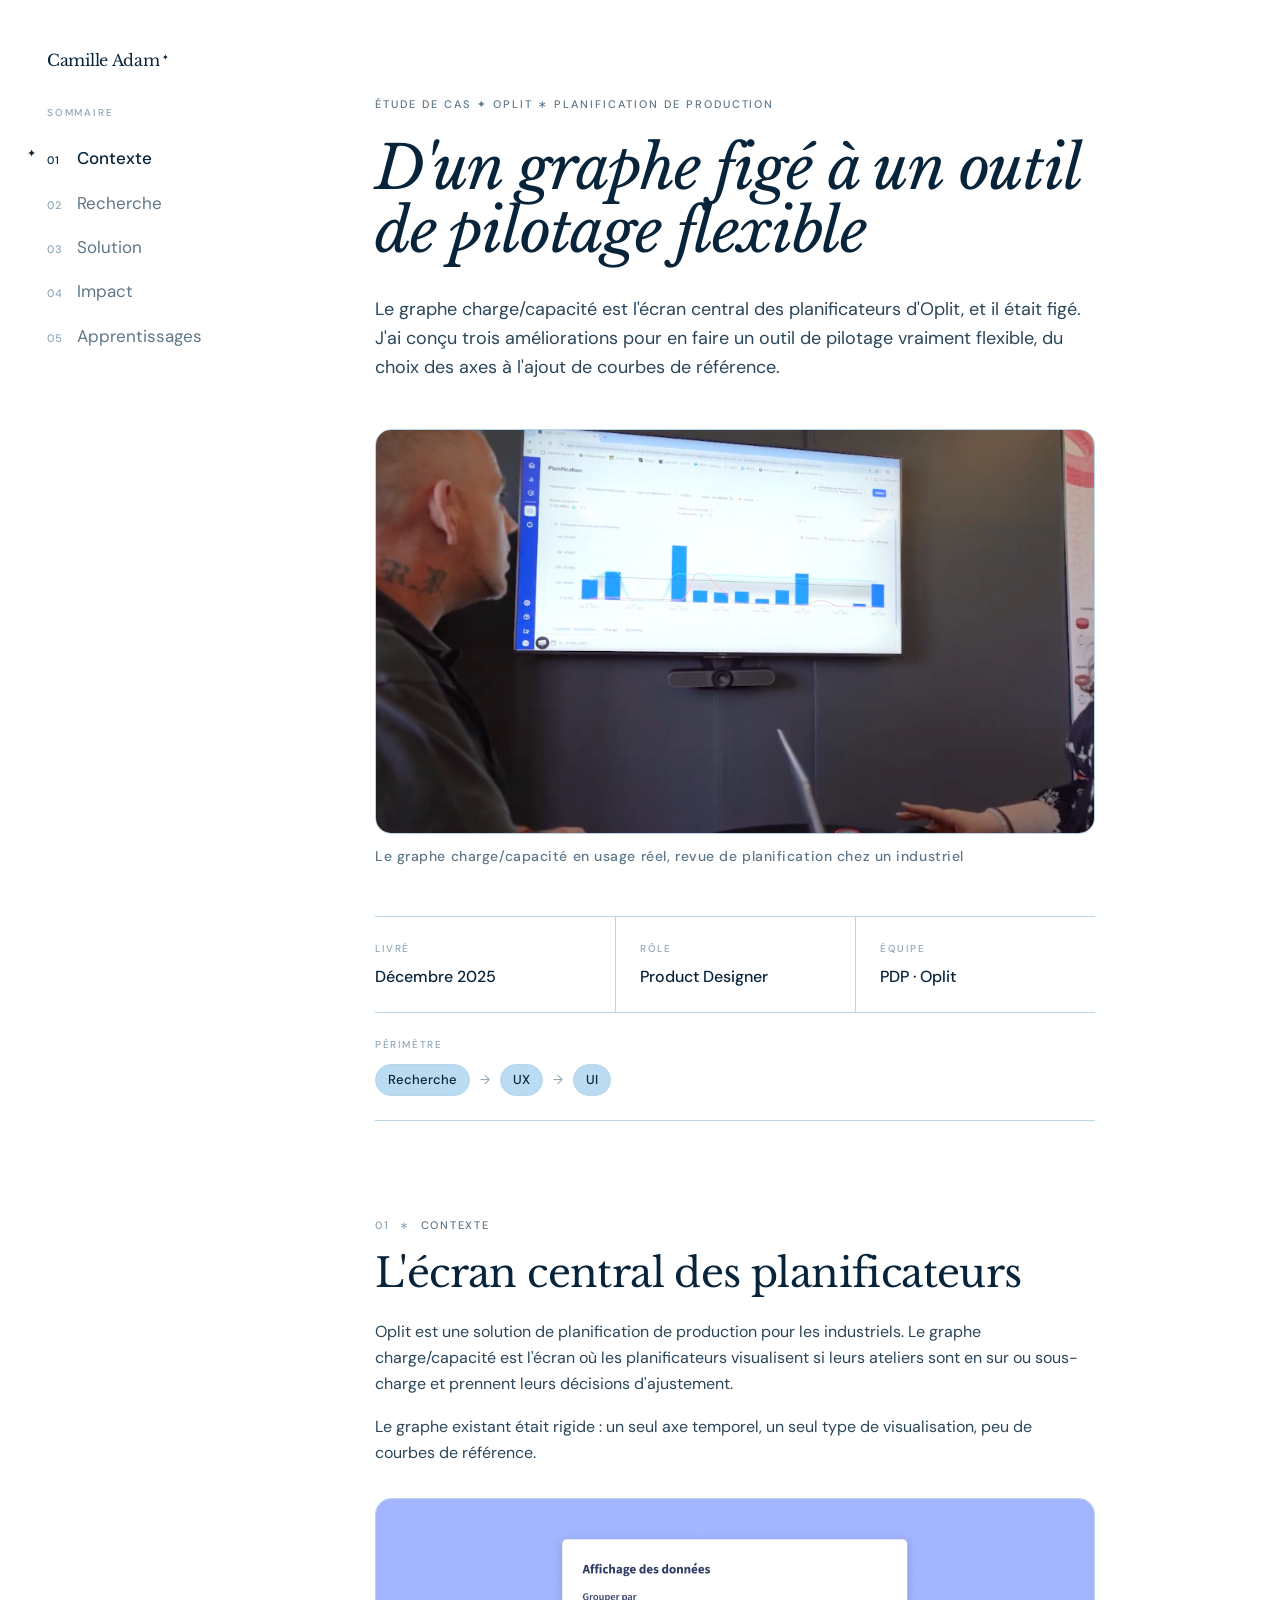
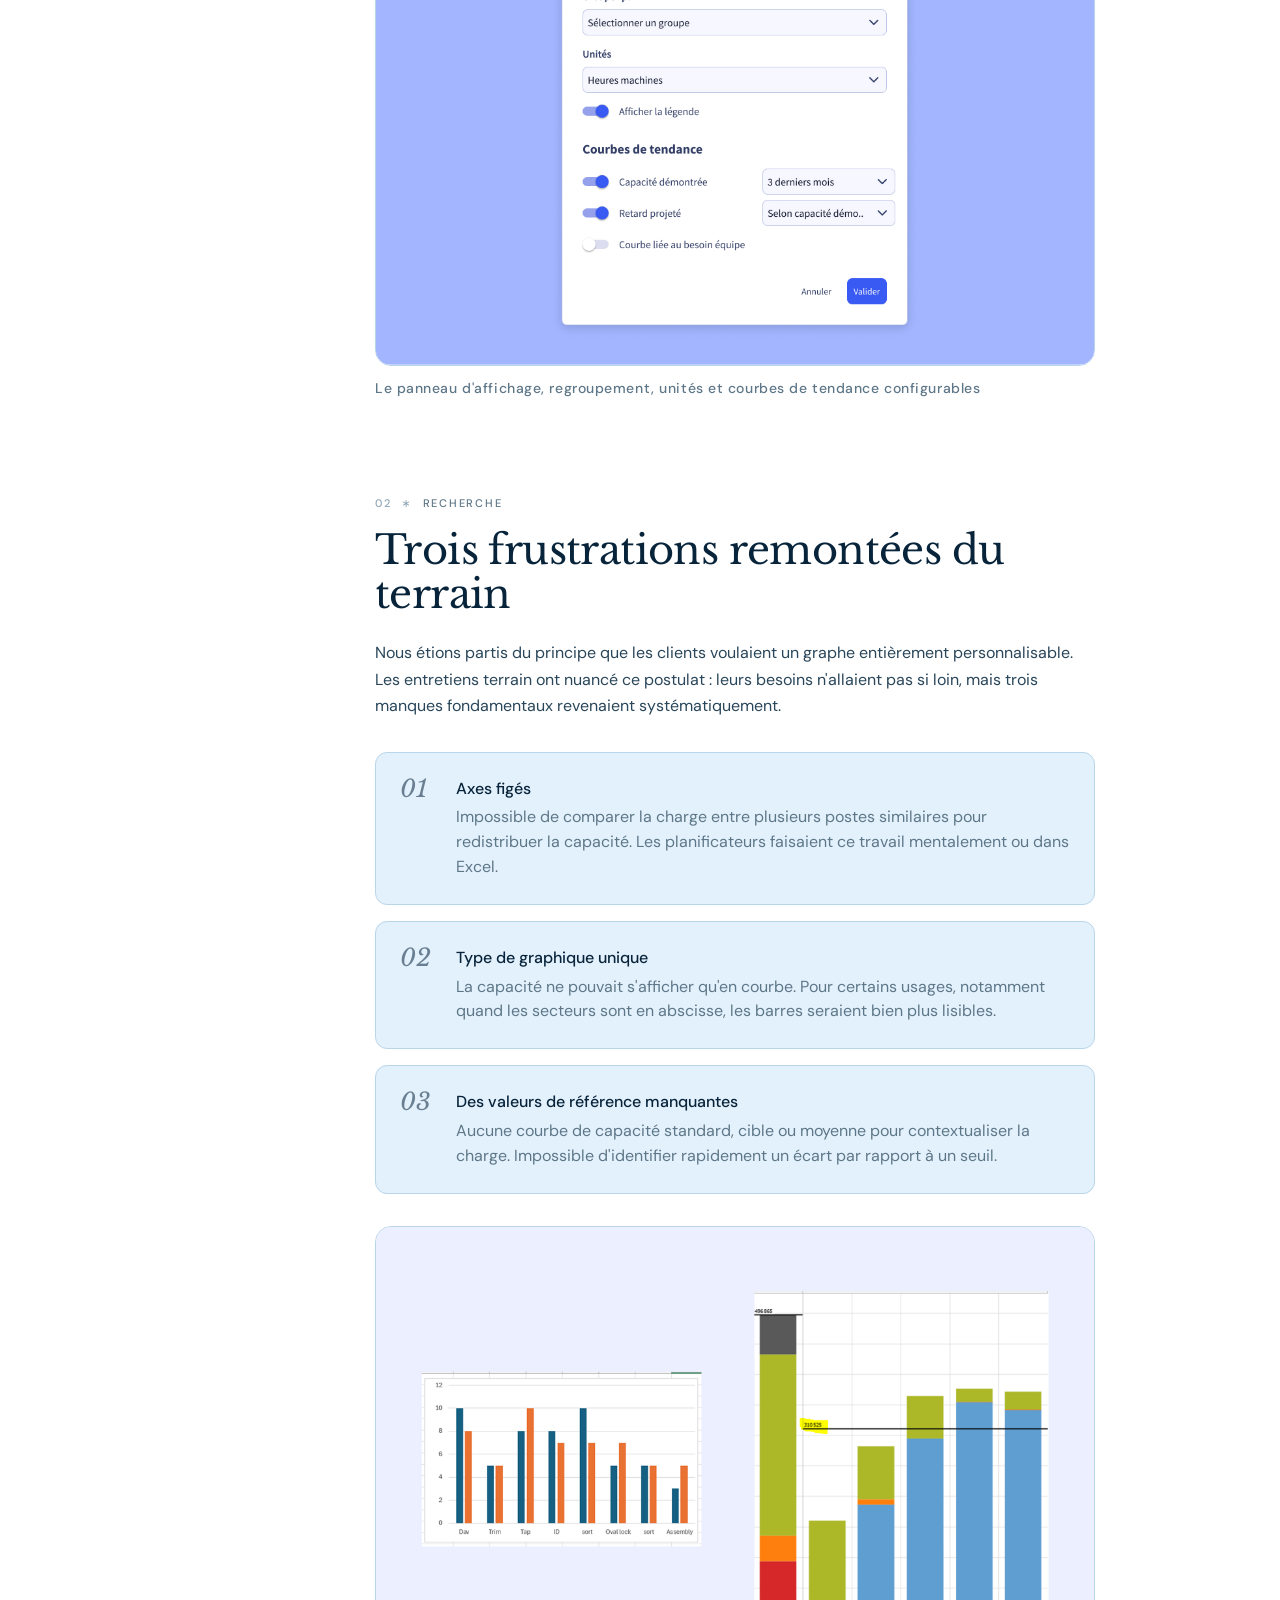
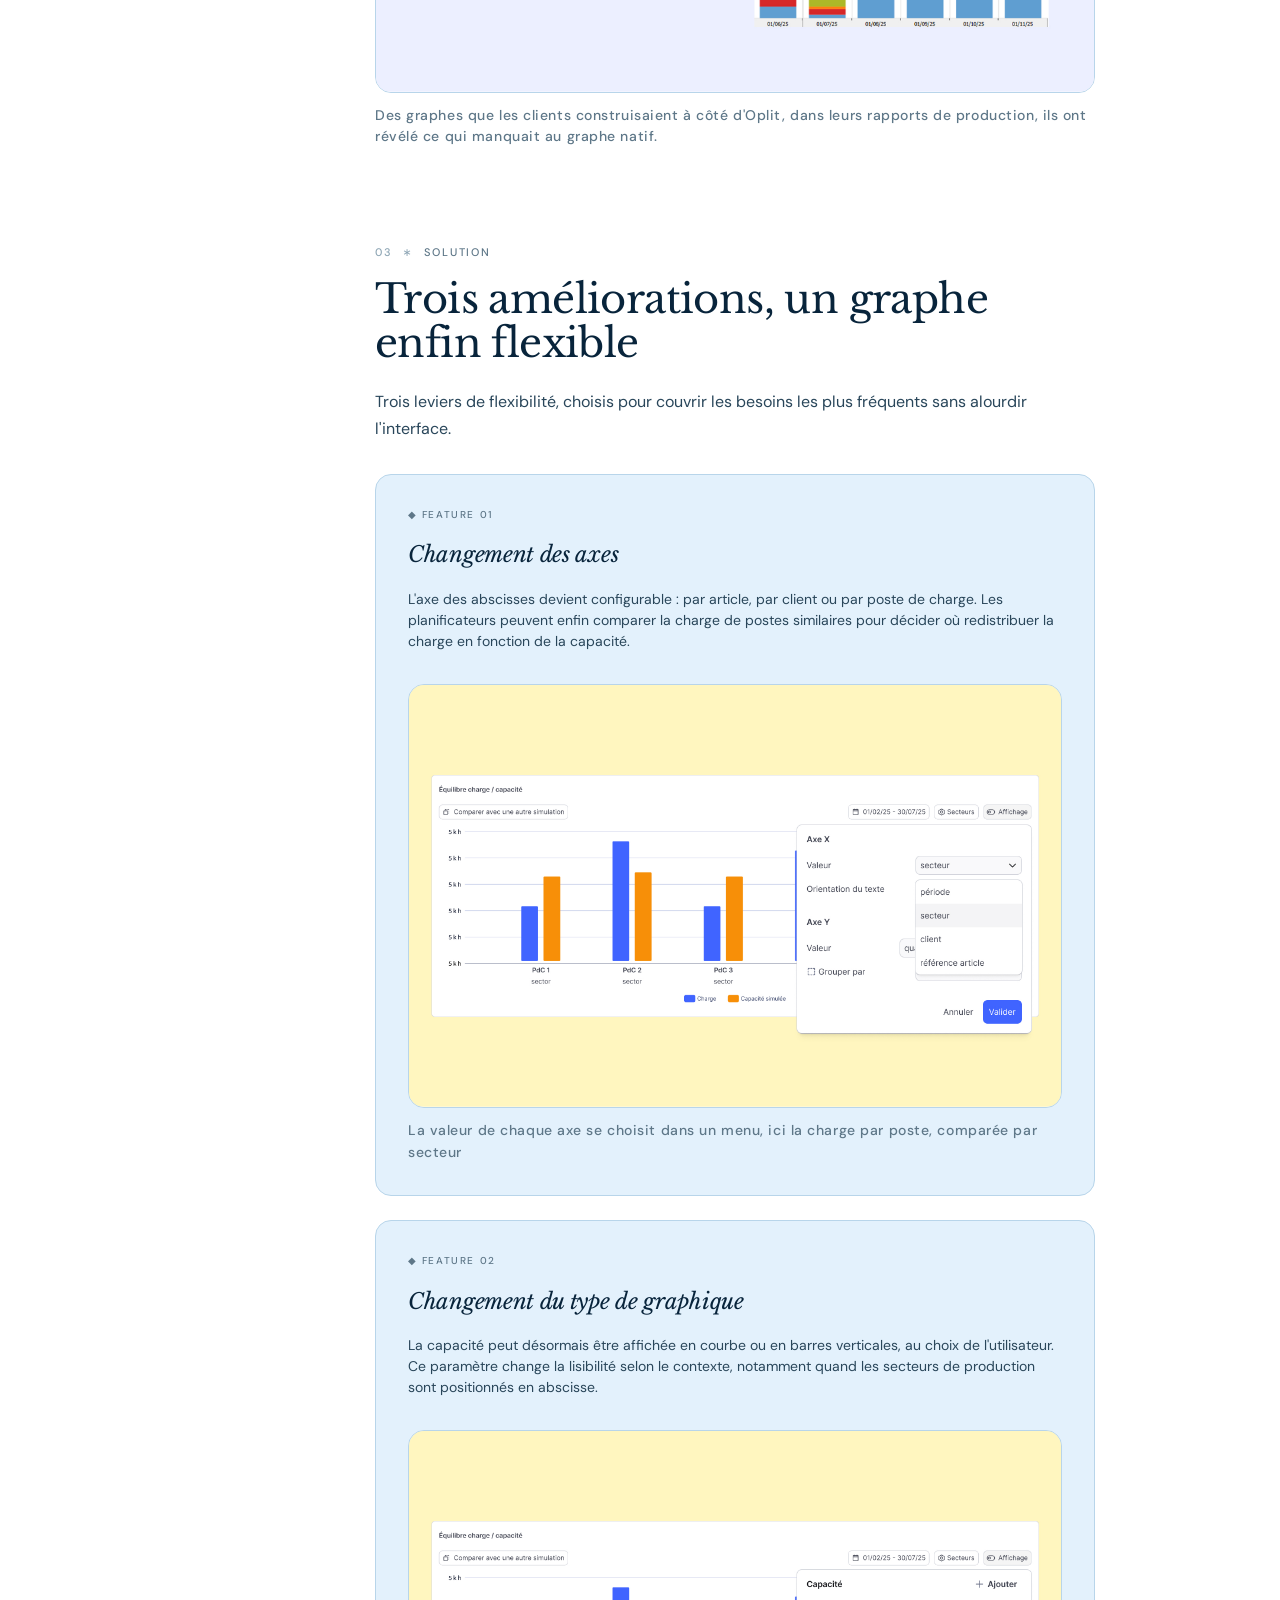
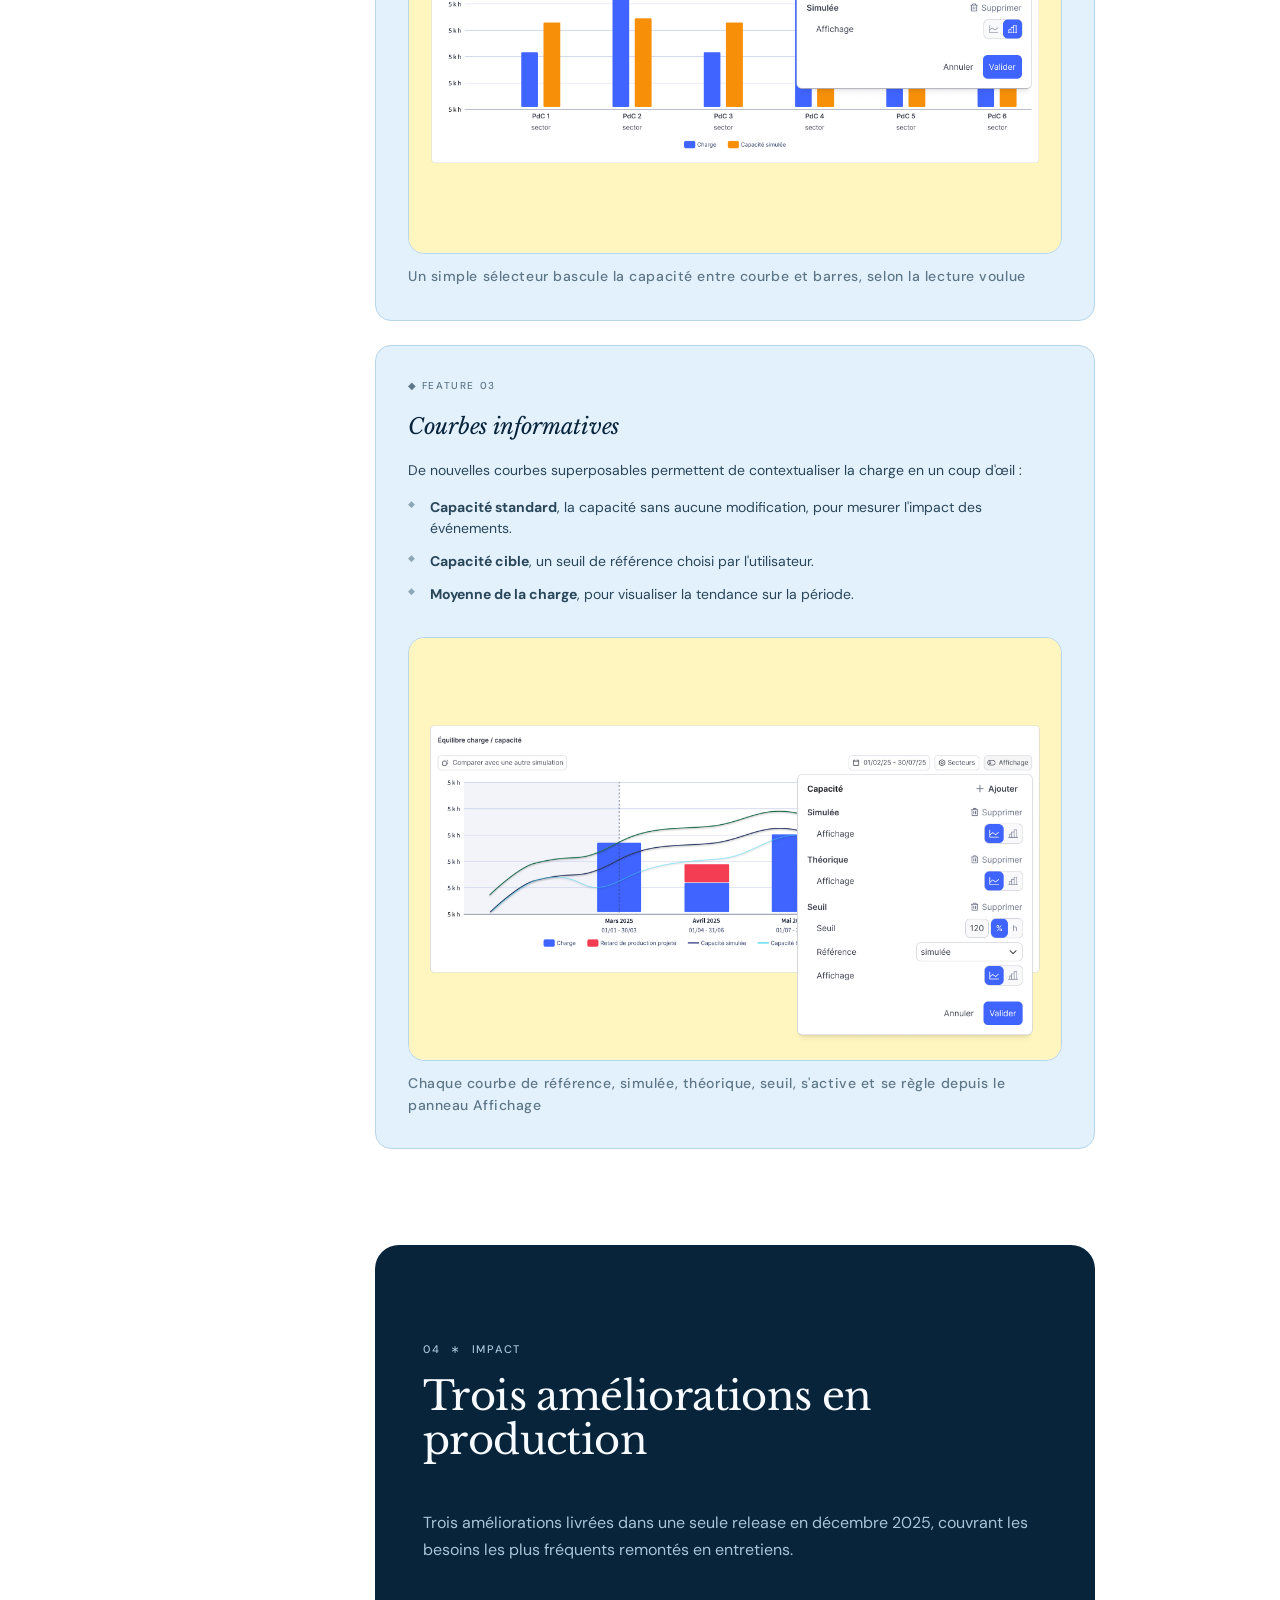
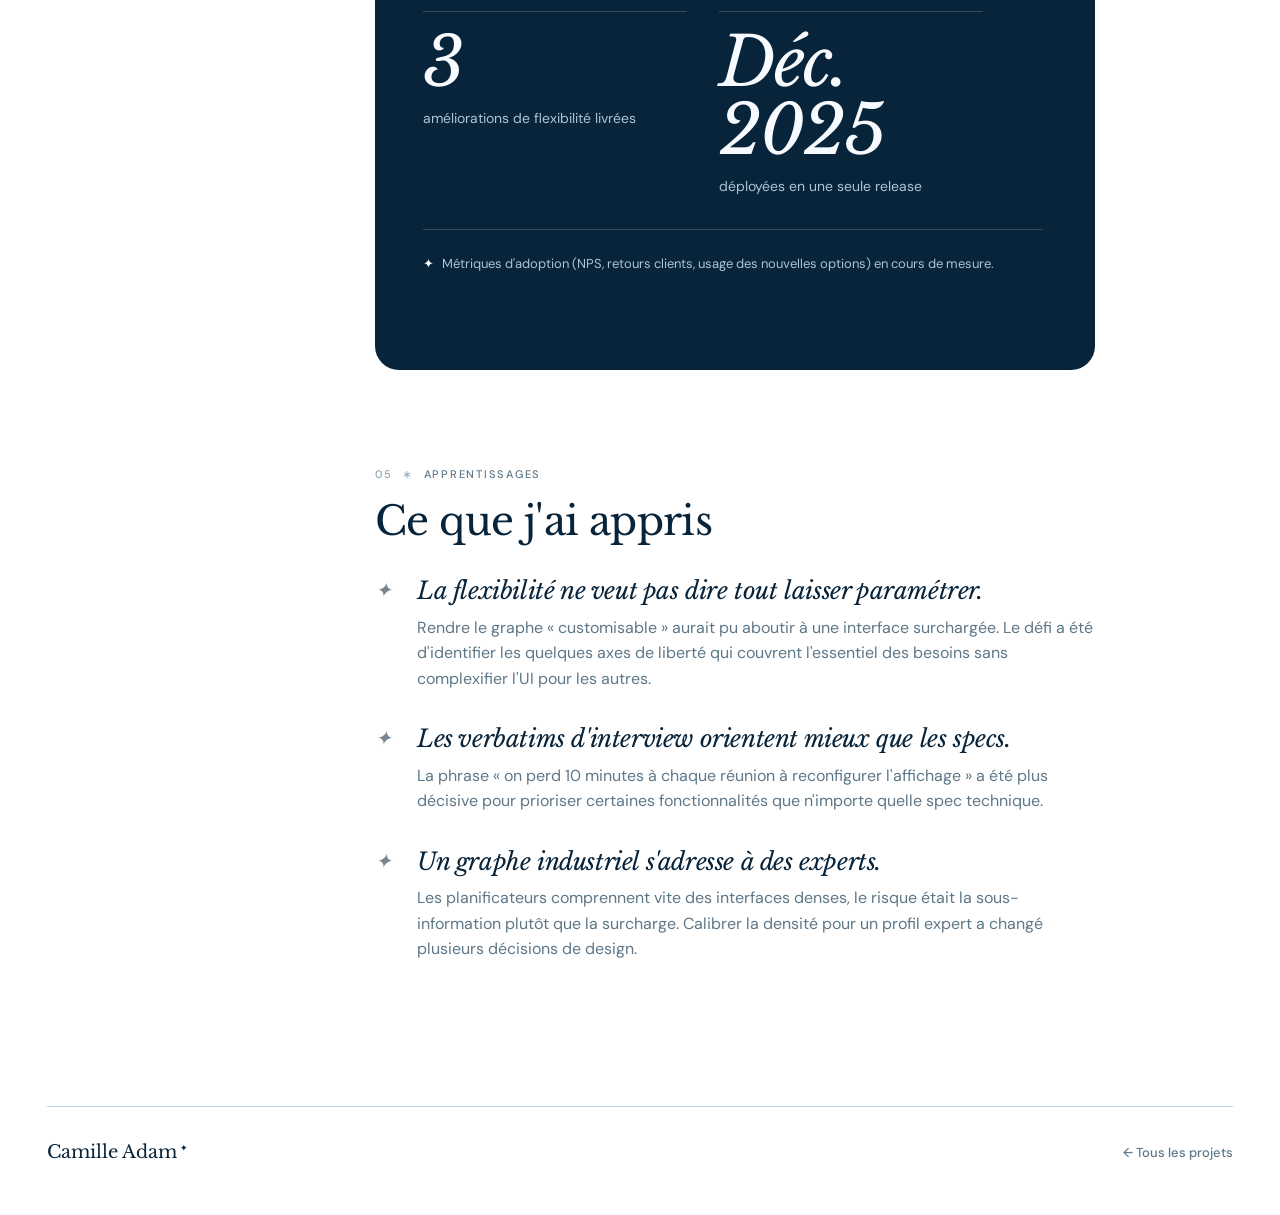
<file: Etude de cas - Graphe charge capa.html>
<!DOCTYPE html>
<html lang="fr">
<head>
<meta charset="UTF-8">
<meta name="viewport" content="width=device-width, initial-scale=1.0">
<title>Graphe charge/capacité — Camille Adam</title>
<link rel="preconnect" href="https://fonts.googleapis.com">
<link href="https://fonts.googleapis.com/css2?family=Libre+Baskerville:ital,wght@0,400;0,700;1,400&family=DM+Sans:ital,opsz,wght@0,9..40,300;0,9..40,400;0,9..40,500;0,9..40,700&display=swap" rel="stylesheet">
<style>

:root {
  --color-canvas:          #FFFFFF;
  --color-canvas-soft:     #E3F1FC;
  --color-surface-card:    #B9DCF2;
  --color-surface-dark:    #08243B;
  --color-surface-dark-el: #123B59;
  --color-ink:             #08243B;
  --color-body:            #29465A;
  --color-muted:           #5E7788;
  --color-muted-soft:      #8EA6B5;
  --color-hairline:        #B8D5EA;
  --color-hairline-soft:   #D9EBF7;
  --color-on-dark:         #F7FBFF;
  --color-on-dark-soft:    #A9C4D6;

  --font-display: 'Libre Baskerville', Georgia, serif;
  --font-body:    'DM Sans', system-ui, sans-serif;

  --space-xs:  8px;
  --space-sm:  12px;
  --space-md:  16px;
  --space-lg:  24px;
  --space-xl:  32px;
  --space-xxl: 48px;
  --space-section: 96px;

  --radius-sm: 6px;
  --radius-md: 8px;
  --radius-lg: 12px;
  --radius-xl: 16px;
}

*, *::before, *::after { margin: 0; padding: 0; box-sizing: border-box; }

html { overflow-x: hidden; scrollbar-gutter: stable both-edges; }

body {
  background: var(--color-canvas);
  color: var(--color-ink);
  font-family: var(--font-body);
  font-size: 16px;
  font-weight: 400;
  line-height: 1.55;
  -webkit-font-smoothing: antialiased;
}

a { text-decoration: none; color: inherit; }

/* ---------- Fade in ---------- */
@keyframes fadeUp {
  from { opacity: 0; transform: translateY(16px); }
  to   { opacity: 1; transform: translateY(0); }
}
@media (prefers-reduced-motion: no-preference) {
  .fade-up { animation: fadeUp 0.6s ease both; }
  .fade-up-1 { animation-delay: 0.05s; }
  .fade-up-2 { animation-delay: 0.15s; }
  .fade-up-3 { animation-delay: 0.25s; }
  .fade-up-4 { animation-delay: 0.35s; }
}

/* ============================================
   LAYOUT — sticky rail + content
   ============================================ */
.shell {
  max-width: 1400px;
  margin: 0 auto;
  padding: 0 var(--space-xl);
  display: grid;
  grid-template-columns: 232px minmax(0, 1fr);
  gap: var(--space-section);
  align-items: start;
}

/* ---------- Rail ---------- */
.rail {
  position: sticky;
  top: 0;
  height: 100vh;
  display: flex;
  flex-direction: column;
  padding: var(--space-xxl) 0;
}

.rail-sig {
  font-family: var(--font-display);
  font-style: normal;
  font-size: 16px;
  color: var(--color-ink);
  letter-spacing: -0.3px;
  margin-bottom: var(--space-xl);
}
.rail-sig span { font-size: 0.5em; vertical-align: super; margin-left: 3px; }

/* ---- Language switch (pinned top-right header) ---- */
.pagehead {
  position: fixed;
  bottom: var(--space-lg);
  left: var(--space-xxl);
  z-index: 50;
}
.lang-switch {
  display: inline-flex;
  align-items: center;
  gap: 6px;
}
.lang-switch button {
  font-family: var(--font-body);
  font-size: 12px;
  font-weight: 500;
  letter-spacing: 0.04em;
  color: var(--color-muted-soft);
  background: none;
  border: none;
  padding: 2px;
  cursor: pointer;
  transition: color 0.15s ease;
}
.lang-switch button:hover { color: var(--color-muted); }
.lang-switch button.active { color: var(--color-ink); }
.lang-sep { color: var(--color-muted-soft); font-size: 11px; }

.rail-back {
  font-family: var(--font-body);
  font-size: 13px;
  font-weight: 500;
  color: var(--color-muted);
  display: inline-flex;
  align-items: center;
  gap: 6px;
  transition: color 0.15s ease;
  margin-bottom: var(--space-xxl);
  cursor: pointer;
}
.rail-back:hover { color: var(--color-ink); }

.rail-label {
  font-family: var(--font-body);
  font-size: 10px;
  font-weight: 500;
  letter-spacing: 0.18em;
  text-transform: uppercase;
  color: var(--color-muted-soft);
  margin-bottom: var(--space-md);
}

.rail-nav {
  display: flex;
  flex-direction: column;
  list-style: none;
}

.rail-nav a {
  display: grid;
  grid-template-columns: 22px 1fr;
  align-items: baseline;
  gap: var(--space-xs);
  padding: 9px 0;
  font-family: var(--font-body);
  font-size: 17px;
  font-weight: 400;
  color: var(--color-muted);
  transition: color 0.15s ease;
  cursor: pointer;
  position: relative;
}
.rail-nav a .n {
  font-size: 11px;
  font-weight: 500;
  letter-spacing: 0.06em;
  color: var(--color-muted-soft);
  transition: color 0.15s ease;
}
.rail-nav a:hover { color: var(--color-ink); }
.rail-nav a.active { color: var(--color-ink); font-weight: 500; }
.rail-nav a.active .n { color: var(--color-ink); }
.rail-nav a.active::before {
  content: '✦';
  position: absolute;
  left: -20px;
  top: 9px;
  font-size: 11px;
  color: var(--color-ink);
}

.rail-foot {
  margin-top: auto;
  padding-top: var(--space-lg);
  border-top: 1px solid var(--color-hairline);
}
.rail-contact {
  font-family: var(--font-body);
  font-size: 13px;
  font-weight: 500;
  color: var(--color-muted);
  display: inline-flex;
  align-items: center;
  gap: 6px;
  transition: color 0.15s ease;
}
.rail-contact:hover { color: var(--color-ink); }

/* ---------- Content column ---------- */
.content {
  max-width: 720px;
  padding: var(--space-section) 0 var(--space-xxl);
}

/* ---------- Hero ---------- */
.eyebrow {
  font-family: var(--font-body);
  font-size: 11px;
  font-weight: 500;
  letter-spacing: 0.18em;
  text-transform: uppercase;
  color: var(--color-muted);
  margin-bottom: var(--space-lg);
}

.hero-title {
  font-family: var(--font-display);
  font-style: italic;
  font-size: clamp(40px, 5vw, 60px);
  font-weight: 400;
  line-height: 1.05;
  letter-spacing: -1.2px;
  color: var(--color-ink);
  margin-bottom: var(--space-xl);
}

.hero-context {
  font-family: var(--font-body);
  font-size: 18px;
  font-weight: 400;
  color: var(--color-body);
  line-height: 1.6;
  margin-bottom: var(--space-xxl);
}

/* ---------- Meta ---------- */
.meta {
  display: grid;
  grid-template-columns: repeat(3, 1fr);
  border-top: 1px solid var(--color-hairline);
  border-bottom: 1px solid var(--color-hairline);
}
.meta-cell {
  padding: var(--space-lg) var(--space-lg) var(--space-lg) 0;
}
.meta-cell + .meta-cell { padding-left: var(--space-lg); border-left: 1px solid var(--color-hairline); }
.meta-key {
  font-family: var(--font-body);
  font-size: 10px;
  font-weight: 500;
  letter-spacing: 0.16em;
  text-transform: uppercase;
  color: var(--color-muted-soft);
  margin-bottom: var(--space-xs);
}
.meta-val {
  font-family: var(--font-body);
  font-size: 16px;
  font-weight: 500;
  color: var(--color-ink);
  line-height: 1.45;
}

.method {
  border-bottom: 1px solid var(--color-hairline);
  padding: var(--space-lg) 0;
  margin-bottom: var(--space-section);
}
.method .meta-key { margin-bottom: var(--space-sm); }
.method-flow {
  display: flex;
  flex-wrap: wrap;
  align-items: center;
  gap: var(--space-xs) 10px;
}
.method-step {
  font-family: var(--font-body);
  font-size: 13px;
  font-weight: 500;
  color: var(--color-ink);
  background: var(--color-surface-card);
  border: 1px solid var(--color-hairline);
  padding: 5px 12px;
  border-radius: 999px;
  white-space: nowrap;
}
.method-arrow { color: var(--color-muted-soft); font-size: 13px; }

/* ============================================
   SECTIONS
   ============================================ */
.section { padding-top: var(--space-section); scroll-margin-top: var(--space-xl); }
.section:first-of-type { padding-top: 0; }

.sec-eyebrow {
  font-family: var(--font-body);
  font-size: 11px;
  font-weight: 500;
  letter-spacing: 0.16em;
  text-transform: uppercase;
  color: var(--color-muted);
  display: flex;
  align-items: center;
  gap: 10px;
  margin-bottom: var(--space-md);
}
.sec-eyebrow .num { color: var(--color-muted-soft); }
.sec-eyebrow .sep { color: var(--color-muted-soft); }

.sec-title {
  font-family: var(--font-display);
  font-size: clamp(28px, 3.4vw, 40px);
  font-weight: 400;
  line-height: 1.1;
  letter-spacing: -0.6px;
  color: var(--color-ink);
  margin-bottom: var(--space-lg);
}

.prose {
  font-family: var(--font-body);
  font-size: 16px;
  font-weight: 400;
  color: var(--color-body);
  line-height: 1.65;
}
.prose + .prose { margin-top: var(--space-md); }

/* ---------- Editorial image plate ---------- */
.plate { margin-top: var(--space-xl); }
.plate img {
  display: block;
  width: 100%;
  height: auto;
  border-radius: var(--radius-xl);
  border: 1px solid var(--color-hairline);
}
.plate-cap {
  font-family: var(--font-body);
  font-size: 14px;
  font-weight: 500;
  letter-spacing: 0.04em;
  color: var(--color-muted);
  margin-top: var(--space-sm);
}

/* ---------- Needs list ---------- */
.needs {
  display: flex;
  flex-direction: column;
  gap: var(--space-md);
  margin-top: var(--space-xl);
}
.need {
  display: grid;
  grid-template-columns: 40px 1fr;
  gap: var(--space-md);
  align-items: start;
  background: var(--color-canvas-soft);
  border: 1px solid var(--color-hairline);
  border-radius: var(--radius-lg);
  padding: var(--space-lg);
}
.need-num {
  font-family: var(--font-display);
  font-style: italic;
  font-size: 24px;
  color: var(--color-ink);
  line-height: 1;
  opacity: 0.55;
}
.need-title {
  font-family: var(--font-body);
  font-size: 16px;
  font-weight: 500;
  color: var(--color-ink);
  margin-bottom: 4px;
}
.need-desc {
  font-family: var(--font-body);
  font-size: 16px;
  font-weight: 400;
  color: var(--color-muted);
  line-height: 1.55;
}

/* ---------- Insight callout ---------- */
.insight {
  margin-top: var(--space-xl);
  background: var(--color-surface-card);
  border: 1px solid var(--color-hairline);
  border-radius: var(--radius-xl);
  padding: var(--space-xl) var(--space-xxl);
}
.insight-label {
  font-family: var(--font-body);
  font-size: 10px;
  font-weight: 500;
  letter-spacing: 0.18em;
  text-transform: uppercase;
  color: var(--color-muted);
  display: flex;
  align-items: center;
  gap: 8px;
  margin-bottom: var(--space-sm);
}
.insight-text {
  font-family: var(--font-display);
  font-style: italic;
  font-size: 24px;
  font-weight: 400;
  line-height: 1.35;
  letter-spacing: -0.4px;
  color: var(--color-ink);
}

/* ---------- Quote ---------- */
.quote {
  margin-top: var(--space-xxl);
}
.quote-glyph {
  font-family: var(--font-display);
  font-style: italic;
  font-size: 48px;
  line-height: 0.4;
  color: var(--color-ink);
  opacity: 0.25;
  display: block;
  margin-bottom: var(--space-sm);
}
.quote-text {
  font-family: var(--font-display);
  font-style: italic;
  font-size: clamp(22px, 2.8vw, 30px);
  font-weight: 400;
  line-height: 1.4;
  letter-spacing: -0.4px;
  color: var(--color-ink);
  max-width: 640px;
  margin-bottom: var(--space-lg);
}
.quote-cite {
  font-family: var(--font-body);
  font-size: 13px;
  font-weight: 500;
  color: var(--color-muted);
  letter-spacing: 0.01em;
}
.quote-cite .role { color: var(--color-muted-soft); font-weight: 400; }

/* ---------- Research meta strip ---------- */
.rmeta {
  display: flex;
  align-items: baseline;
  gap: var(--space-md);
  margin-top: var(--space-xl);
  padding: var(--space-md) 0;
  border-top: 1px solid var(--color-hairline);
  border-bottom: 1px solid var(--color-hairline);
}
.rmeta-num {
  font-family: var(--font-display);
  font-style: italic;
  font-size: 40px;
  line-height: 1;
  color: var(--color-ink);
  letter-spacing: -1px;
}
.rmeta-label {
  font-family: var(--font-body);
  font-size: 14px;
  font-weight: 400;
  color: var(--color-muted);
  line-height: 1.4;
  max-width: 360px;
}

/* ---------- Reframe (demande → besoin réel) ---------- */
.reframe {
  margin-top: var(--space-xl);
  padding-top: var(--space-xl);
  border-top: 1px solid var(--color-hairline);
  display: grid;
  grid-template-columns: 1fr 28px 1fr 28px 1fr;
  align-items: stretch;
  gap: var(--space-sm);
}
.reframe-card {
  border-radius: var(--radius-xl);
  border: 1px solid var(--color-hairline);
  background: var(--color-canvas-soft);
  padding: var(--space-xl);
}
.reframe-card.is-real {
  background: var(--color-surface-card);
}
.reframe-card.is-insight {
  background: var(--color-ink);
  border-color: var(--color-ink);
}
.reframe-card.is-insight .reframe-key { color: var(--color-hairline); }
.reframe-card.is-insight .reframe-val { color: var(--color-canvas); }
.reframe-key {
  font-family: var(--font-body);
  font-size: 10px;
  font-weight: 500;
  letter-spacing: 0.16em;
  text-transform: uppercase;
  color: var(--color-muted);
  display: flex;
  align-items: center;
  gap: 8px;
  margin-bottom: var(--space-sm);
}
.reframe-card.is-real .reframe-key { color: var(--color-ink); }
.reframe-val {
  font-family: var(--font-display);
  font-style: italic;
  font-size: 22px;
  line-height: 1.3;
  letter-spacing: -0.4px;
  color: var(--color-ink);
}
.reframe-arrow {
  display: flex;
  align-items: center;
  justify-content: center;
  font-family: var(--font-body);
  font-size: 22px;
  color: var(--color-muted-soft);
}

/* ---------- Verbatim cluster ---------- */
.verbatims-label {
  font-family: var(--font-body);
  font-size: 10px;
  font-weight: 500;
  letter-spacing: 0.18em;
  text-transform: uppercase;
  color: var(--color-muted);
  display: flex;
  align-items: center;
  gap: 8px;
  margin: var(--space-xxl) 0 var(--space-md);
}
.verbatim-grid {
  display: grid;
  grid-template-columns: 1fr 1fr;
  gap: var(--space-md);
}
.verbatim {
  border-radius: var(--radius-lg);
  border: 1px solid var(--color-hairline);
  background: var(--color-canvas-soft);
  padding: var(--space-lg);
  display: flex;
  flex-direction: column;
  gap: var(--space-md);
}
.verbatim-text {
  font-family: var(--font-body);
  font-size: 14px;
  font-weight: 400;
  color: var(--color-body);
  line-height: 1.55;
}
.verbatim-tag {
  margin-top: auto;
  font-family: var(--font-body);
  font-size: 10px;
  font-weight: 500;
  letter-spacing: 0.12em;
  text-transform: uppercase;
  color: var(--color-muted-soft);
}

/* ---------- Benchmark table ---------- */
.bench {
  margin-top: var(--space-xl);
  border-top: 1px solid var(--color-hairline);
}
.bench-row {
  display: grid;
  grid-template-columns: 130px 1.3fr 1fr;
  gap: var(--space-lg);
  padding: var(--space-lg) 0;
  border-bottom: 1px solid var(--color-hairline);
  align-items: start;
}
.bench-head {
  padding: var(--space-sm) 0;
  border-bottom: 1px solid var(--color-hairline);
}
.bench-head .bh {
  font-family: var(--font-body);
  font-size: 10px;
  font-weight: 500;
  letter-spacing: 0.16em;
  text-transform: uppercase;
  color: var(--color-muted-soft);
}
.bench-tool {
  font-family: var(--font-body);
  font-size: 16px;
  font-weight: 500;
  color: var(--color-ink);
}
.bench-obs {
  font-family: var(--font-body);
  font-size: 14px;
  font-weight: 400;
  color: var(--color-body);
  line-height: 1.5;
}
.bench-take {
  font-family: var(--font-body);
  font-size: 14px;
  font-weight: 400;
  color: var(--color-muted);
  line-height: 1.5;
}
.bench-take strong {
  display: block;
  font-weight: 500;
  color: var(--color-ink);
  margin-top: 4px;
}
.bench-take .arr { color: var(--color-muted-soft); }

/* ---------- Solution showcase ---------- */
.showcase {
  margin-top: var(--space-xl);
  background: var(--color-surface-dark);
  border-radius: 24px;
  padding: var(--space-xxl) var(--space-xxl) var(--space-xl);
}
.showcase-eyebrow {
  font-family: var(--font-body);
  font-size: 11px;
  font-weight: 500;
  letter-spacing: 0.16em;
  text-transform: uppercase;
  color: var(--color-on-dark-soft);
  display: flex;
  align-items: center;
  gap: 8px;
  margin-bottom: var(--space-lg);
}
.showcase-eyebrow .star { color: var(--color-on-dark); font-size: 13px; }
.showcase-window {
  border-radius: var(--radius-lg);
  overflow: hidden;
  border: 1px solid rgba(255, 255, 255, 0.10);
  box-shadow: 0 32px 64px -24px rgba(0, 0, 0, 0.55);
  background: #fff;
}
.showcase-chrome {
  position: relative;
  display: flex;
  align-items: center;
  gap: 7px;
  padding: 11px 15px;
  background: #EAF4FB;
  border-bottom: 1px solid rgba(28, 26, 20, 0.07);
}
.showcase-chrome .dot {
  width: 10px;
  height: 10px;
  border-radius: 50%;
  background: rgba(28, 26, 20, 0.16);
}
.showcase-tablabel {
  position: absolute;
  left: 50%;
  transform: translateX(-50%);
  font-family: var(--font-body);
  font-size: 11px;
  font-weight: 500;
  letter-spacing: 0.06em;
  color: #5E7788;
  white-space: nowrap;
}
.showcase-img { display: block; width: 100%; height: auto; }
.showcase-cap {
  font-family: var(--font-body);
  font-size: 14px;
  font-weight: 500;
  letter-spacing: 0.04em;
  color: var(--color-on-dark-soft);
  margin-top: var(--space-md);
}

/* ---------- Solution columns ---------- */
.sol-grid {
  display: grid;
  grid-template-columns: 1fr;
  gap: var(--space-lg);
  margin-top: var(--space-xl);
}
.sol-card {
  background: var(--color-canvas-soft);
  border: 1px solid var(--color-hairline);
  border-radius: var(--radius-xl);
  padding: var(--space-xl);
}
.sol-tag {
  font-family: var(--font-body);
  font-size: 10px;
  font-weight: 500;
  letter-spacing: 0.16em;
  text-transform: uppercase;
  color: var(--color-muted);
  display: flex;
  align-items: center;
  gap: 8px;
  margin-bottom: var(--space-md);
}
.sol-head {
  font-family: var(--font-display);
  font-style: italic;
  font-size: 22px;
  color: var(--color-ink);
  margin-bottom: var(--space-md);
  letter-spacing: -0.3px;
}
.sol-list { list-style: none; display: flex; flex-direction: column; gap: var(--space-sm); }
.sol-list li {
  font-family: var(--font-body);
  font-size: 14px;
  font-weight: 400;
  color: var(--color-body);
  line-height: 1.5;
  display: grid;
  grid-template-columns: 16px 1fr;
  gap: 6px;
}
.sol-list li::before { content: '◆'; color: var(--color-muted-soft); font-size: 9px; line-height: 1.6; }

.sol-video { margin-top: var(--space-lg); }
.sol-video-frame {
  position: relative;
  aspect-ratio: 16 / 9;
  border-radius: var(--radius-lg);
  overflow: hidden;
  border: 1px solid var(--color-hairline);
  background: var(--color-surface-dark);
}
.sol-video-frame iframe {
  position: absolute;
  inset: 0;
  width: 100%;
  height: 100%;
  border: 0;
  display: block;
}
.sol-video-cap {
  font-family: var(--font-body);
  font-size: 14px;
  font-weight: 500;
  letter-spacing: 0.04em;
  color: var(--color-muted);
  margin-top: var(--space-sm);
}

/* ---------- Results (dark band) ---------- */
.results {
  margin-top: var(--space-section);
  background: var(--color-surface-dark);
  border-radius: 24px;
  padding: var(--space-section) var(--space-xxl);
  scroll-margin-top: var(--space-xl);
}
.results .sec-eyebrow { color: var(--color-on-dark-soft); }
.results .sec-eyebrow .num, .results .sec-eyebrow .sep { color: var(--color-on-dark-soft); }
.results .sec-title { color: var(--color-on-dark); margin-bottom: var(--space-xxl); }
.kpis {
  display: grid;
  grid-template-columns: repeat(3, 1fr);
  gap: var(--space-xl);
}
.kpi { border-top: 1px solid rgba(255,246,190,0.18); padding-top: var(--space-md); }
.kpi-num {
  font-family: var(--font-display);
  font-style: italic;
  font-size: clamp(48px, 6vw, 68px);
  font-weight: 400;
  line-height: 1;
  letter-spacing: -2px;
  color: var(--color-on-dark);
  margin-bottom: var(--space-sm);
}
.kpi-label {
  font-family: var(--font-body);
  font-size: 14px;
  font-weight: 400;
  color: var(--color-on-dark-soft);
  line-height: 1.5;
}

/* ---------- Closing footer ---------- */
.closer {
  grid-column: 1 / -1;
  margin-top: 0;
  padding-bottom: var(--space-xxl);
  padding-top: var(--space-xl);
  border-top: 1px solid var(--color-hairline);
  display: flex;
  align-items: center;
  justify-content: space-between;
  gap: var(--space-lg);
  flex-wrap: wrap;
}
.closer-name {
  font-family: var(--font-display);
  font-style: normal;
  font-size: 18px;
  color: var(--color-ink);
}
.closer-name span { font-size: 0.5em; vertical-align: super; margin-left: 3px; }
.closer-links { display: flex; gap: var(--space-lg); flex-wrap: wrap; }
.closer-links a {
  font-family: var(--font-body);
  font-size: 13px;
  font-weight: 500;
  color: var(--color-muted);
  transition: color 0.15s ease;
}
.closer-links a:hover { color: var(--color-ink); }

/* ============================================
   RESPONSIVE
   ============================================ */
@media (max-width: 920px) {
  .shell { grid-template-columns: 1fr; gap: 0; padding: 0 var(--space-lg); }
  .rail {
    position: static;
    height: auto;
    flex-direction: row;
    flex-wrap: wrap;
    align-items: center;
    gap: var(--space-md) var(--space-lg);
    padding: var(--space-lg) 0;
    border-bottom: 1px solid var(--color-hairline);
  }
  .rail-sig { margin-bottom: 0; }
  .pagehead { bottom: var(--space-md); left: var(--space-lg); }
  .rail-back { margin-bottom: 0; }
  .rail-label { display: none; }
  .rail-nav { flex-direction: row; flex-wrap: wrap; gap: 0 var(--space-md); width: 100%; }
  .rail-nav { flex-direction: row; flex-wrap: wrap; gap: 0 var(--space-md); width: 100%; }
  .rail-nav a { padding: 6px 0; }
  .rail-nav a.active::before { display: none; }
  .rail-foot { display: none; }
  .content { padding-top: var(--space-xxl); }
  .meta { grid-template-columns: 1fr; }
  .meta-cell + .meta-cell { border-left: none; border-top: 1px solid var(--color-hairline); padding-left: 0; }
  .reframe { grid-template-columns: 1fr; }
  .reframe-arrow { transform: rotate(90deg); height: 28px; }
  .verbatim-grid { grid-template-columns: 1fr; }
  .bench-row { grid-template-columns: 1fr; gap: var(--space-xs); }
  .sol-grid { grid-template-columns: 1fr; }
  .kpis { grid-template-columns: 1fr; gap: var(--space-lg); }
  .results { padding: var(--space-xxl) var(--space-lg); }
}

/* ---------- Placeholder image plate ---------- */
.plate-empty { margin-top: var(--space-xl); }
.plate-empty .ph {
  aspect-ratio: 16 / 10;
  border-radius: var(--radius-xl);
  border: 1.5px dashed rgba(110,106,96,0.30);
  background: var(--color-canvas-soft);
  display: flex; flex-direction: column;
  align-items: center; justify-content: center;
  gap: var(--space-sm); text-align: center; padding: var(--space-lg);
}
.plate-empty .ph-glyph { font-family: var(--font-display); font-style: italic; font-size: 38px; color: var(--color-muted-soft); line-height: 1; }
.plate-empty .ph-label { font-family: var(--font-body); font-size: 11px; font-weight: 500; letter-spacing: 0.14em; text-transform: uppercase; color: var(--color-muted-soft); }
.sol-card .plate-empty { margin-top: var(--space-lg); }
.sol-card .plate-empty .ph { background: var(--color-canvas); aspect-ratio: 16 / 9; }

/* ---------- Results impact statement + note ---------- */
.results .prose { color: var(--color-on-dark-soft); margin-bottom: var(--space-xxl); max-width: 620px; }
.kpis.kpis-2 { grid-template-columns: repeat(2, 1fr); max-width: 560px; }
.results-note {
  margin-top: var(--space-xl);
  padding-top: var(--space-lg);
  border-top: 1px solid rgba(255,246,190,0.18);
  font-family: var(--font-body);
  font-size: 13px; color: var(--color-on-dark-soft); line-height: 1.55;
  display: flex; gap: 8px; align-items: baseline; max-width: 620px;
}
.results-note .g { color: var(--color-on-dark); }

/* ---------- Learnings ---------- */
.learnings { display: flex; flex-direction: column; gap: var(--space-xl); margin-top: var(--space-xl); }
.learn { display: grid; grid-template-columns: 26px 1fr; gap: var(--space-md); align-items: start; }
.learn-glyph { font-family: var(--font-display); font-style: italic; font-size: 20px; color: var(--color-ink); opacity: 0.55; line-height: 1.5; }
.learn-title { font-family: var(--font-display); font-style: italic; font-size: clamp(20px, 2.4vw, 24px); line-height: 1.3; letter-spacing: -0.4px; color: var(--color-ink); margin-bottom: var(--space-xs); }
.learn-body { font-family: var(--font-body); font-size: 16px; color: var(--color-muted); line-height: 1.6; }
@media (max-width: 920px) { .kpis.kpis-2 { grid-template-columns: 1fr; } }

</style>
</head>
<body>

<div class="shell">

  <!-- ============ RAIL ============ -->
  <aside class="rail">
    <a href="index.html" class="rail-sig">Camille Adam<span>✦</span></a>

    <div class="rail-label" data-i18n="rail.toc">Sommaire</div>
    <ul class="rail-nav" id="railnav">
      <li><a data-anchor="contexte"><span class="n">01</span><span data-i18n="rail.contexte">Contexte</span></a></li>
      <li><a data-anchor="recherche"><span class="n">02</span><span data-i18n="rail.recherche">Recherche</span></a></li>
      <li><a data-anchor="solution"><span class="n">03</span><span data-i18n="rail.solution">Solution</span></a></li>
      <li><a data-anchor="impact"><span class="n">04</span><span data-i18n="rail.impact">Impact</span></a></li>
      <li><a data-anchor="apprentissages"><span class="n">05</span><span data-i18n="rail.appr">Apprentissages</span></a></li>
    </ul>
  </aside>

  <!-- ============ CONTENT ============ -->
  <div class="content" data-screen-label="Étude de cas — Graphe charge/capacité">

    <!-- HERO -->
    <div class="eyebrow fade-up fade-up-1" data-i18n="hero.eyebrow">Étude de cas ✦ Oplit ∗ Planification de production</div>
    <h1 class="hero-title fade-up fade-up-2" data-i18n="hero.title">D'un graphe figé à un outil de pilotage flexible</h1>
    <p class="hero-context fade-up fade-up-3" data-i18n="hero.context">
      Le graphe charge/capacité est l'écran central des planificateurs d'Oplit, et il était figé.
      J'ai conçu trois améliorations pour en faire un outil de pilotage vraiment flexible, du choix
      des axes à l'ajout de courbes de référence.
    </p>

    <figure class="plate fade-up fade-up-4" style="margin-bottom: var(--space-xxl);">
      <div style="border-radius: var(--radius-xl); border: 1px solid var(--color-hairline); overflow: hidden; aspect-ratio: 16 / 9;">
        <img src="img/charge-capa-hero.png" alt="Le graphe charge/capacité affiché en réunion avec un planificateur" style="width: 100%; height: 100%; object-fit: cover; object-position: 50% 42%; transform: scale(1.28); border: 0; border-radius: 0;">
      </div>
      <figcaption class="plate-cap" data-i18n="ph.hero">Le graphe charge/capacité en usage réel, revue de planification chez un industriel</figcaption>
    </figure>

    <div class="meta fade-up fade-up-4">
      <div class="meta-cell">
        <div class="meta-key" data-i18n="meta.date">Livré</div>
        <div class="meta-val" data-i18n="meta.dateVal">Décembre 2025</div>
      </div>
      <div class="meta-cell">
        <div class="meta-key" data-i18n="meta.role">Rôle</div>
        <div class="meta-val" data-i18n="meta.roleVal">Product Designer</div>
      </div>
      <div class="meta-cell">
        <div class="meta-key" data-i18n="meta.team">Équipe</div>
        <div class="meta-val" data-i18n="meta.teamVal">PDP · Oplit</div>
      </div>
    </div>

    <div class="method fade-up fade-up-4">
      <div class="meta-key" data-i18n="meta.scope">Périmètre</div>
      <div class="method-flow">
        <span class="method-step" data-i18n="scope.s1">Recherche</span><span class="method-arrow">→</span>
        <span class="method-step">UX</span><span class="method-arrow">→</span>
        <span class="method-step">UI</span>
      </div>
    </div>

    <!-- 01 — CONTEXTE -->
    <section class="section" id="contexte">
      <div class="sec-eyebrow"><span class="num">01</span><span class="sep">∗</span> <span data-i18n="sec.contexte">Contexte</span></div>
      <h2 class="sec-title" data-i18n="contexte.title">L'écran central des planificateurs</h2>
      <p class="prose" data-i18n="contexte.p1">
        Oplit est une solution de planification de production pour les industriels. Le graphe
        charge/capacité est l'écran où les planificateurs visualisent si leurs ateliers sont en sur
        ou sous-charge et prennent leurs décisions d'ajustement.
      </p>
      <p class="prose" data-i18n="contexte.p2">
        Le graphe existant était rigide : un seul axe temporel, un seul type de visualisation, peu de
        courbes de référence.
      </p>

      <figure class="plate">
        <img src="img/charge-capa-before.jpg" alt="Panneau d'affichage des données : groupement, unités, courbes de tendance">
        <figcaption class="plate-cap" data-i18n="ph.contexte">Le panneau d'affichage : regroupement, unités et courbes de tendance configurables</figcaption>
      </figure>
    </section>

    <!-- 02 — RECHERCHE -->
    <section class="section" id="recherche">
      <div class="sec-eyebrow"><span class="num">02</span><span class="sep">∗</span> <span data-i18n="sec.recherche">Recherche</span></div>
      <h2 class="sec-title" data-i18n="recherche.title">Trois frustrations remontées du terrain</h2>
      <p class="prose" data-i18n="recherche.p1">
        Nous étions partis du principe que les clients voulaient un graphe entièrement personnalisable.
        Les entretiens terrain ont nuancé ce postulat : leurs besoins n'allaient pas si loin, mais
        trois manques fondamentaux revenaient systématiquement.
      </p>

      <div class="needs">
        <div class="need">
          <div class="need-num">01</div>
          <div>
            <div class="need-title" data-i18n="need1.title">Axes figés</div>
            <div class="need-desc" data-i18n="need1.desc">Impossible de comparer la charge entre plusieurs postes similaires pour redistribuer la capacité. Les planificateurs faisaient ce travail mentalement ou dans Excel.</div>
          </div>
        </div>
        <div class="need">
          <div class="need-num">02</div>
          <div>
            <div class="need-title" data-i18n="need2.title">Type de graphique unique</div>
            <div class="need-desc" data-i18n="need2.desc">La capacité ne pouvait s'afficher qu'en courbe. Pour certains usages, notamment quand les secteurs sont en abscisse, les barres seraient bien plus lisibles.</div>
          </div>
        </div>
        <div class="need">
          <div class="need-num">03</div>
          <div>
            <div class="need-title" data-i18n="need3.title">Des valeurs de référence manquantes</div>
            <div class="need-desc" data-i18n="need3.desc">Aucune courbe de capacité standard, cible ou moyenne pour contextualiser la charge. Impossible d'identifier rapidement un écart par rapport à un seuil.</div>
          </div>
        </div>
      </div>

      <figure class="plate">
        <img src="img/charge-capa-ref-client.jpg" alt="Deux graphes Excel réalisés par des clients : charge des postes côte à côte et courbe de charge moyenne">
        <figcaption class="plate-cap" data-i18n="ph.recherche">Des graphes que les clients construisaient à côté d'Oplit, dans leurs rapports de production : ils ont révélé ce qui manquait au graphe natif.</figcaption>
      </figure>
    </section>

    <!-- 03 — SOLUTION -->
    <section class="section" id="solution">
      <div class="sec-eyebrow"><span class="num">03</span><span class="sep">∗</span> <span data-i18n="sec.solution">Solution</span></div>
      <h2 class="sec-title" data-i18n="solution.title">Trois améliorations, un graphe enfin flexible</h2>
      <p class="prose" data-i18n="solution.p1">
        Trois leviers de flexibilité, choisis pour couvrir les besoins les plus fréquents sans
        alourdir l'interface.
      </p>

      <div class="sol-grid">
        <div class="sol-card">
          <div class="sol-tag" data-i18n="f01.tag">◆ Feature 01</div>
          <div class="sol-head" data-i18n="f01.head">Changement des axes</div>
          <p class="bench-obs" style="margin-bottom: var(--space-md);" data-i18n="f01.desc">L'axe des abscisses devient configurable : par article, par client ou par poste de charge. Les planificateurs peuvent enfin comparer la charge de postes similaires pour décider où redistribuer la charge en fonction de la capacité.</p>
          <figure class="plate">
            <img src="img/charge-capa-axes.jpg" alt="Panneau de configuration des axes : valeur de l'axe X (secteur, client, référence article)">
            <figcaption class="plate-cap" data-i18n="f01.cap">La valeur de chaque axe se choisit dans un menu : ici la charge par poste, comparée par secteur</figcaption>
          </figure>
        </div>

        <div class="sol-card">
          <div class="sol-tag" data-i18n="f02.tag">◆ Feature 02</div>
          <div class="sol-head" data-i18n="f02.head">Changement du type de graphique</div>
          <p class="bench-obs" style="margin-bottom: var(--space-md);" data-i18n="f02.desc">La capacité peut désormais être affichée en courbe ou en barres verticales, au choix de l'utilisateur. Ce paramètre change la lisibilité selon le contexte — notamment quand les secteurs de production sont positionnés en abscisse.</p>
          <figure class="plate">
            <img src="img/charge-capa-type.jpg" alt="Panneau de capacité simulée : bascule entre affichage en courbe et en barres">
            <figcaption class="plate-cap" data-i18n="f02.cap">Un simple sélecteur bascule la capacité entre courbe et barres, selon la lecture voulue</figcaption>
          </figure>
        </div>

        <div class="sol-card">
          <div class="sol-tag" data-i18n="f03.tag">◆ Feature 03</div>
          <div class="sol-head" data-i18n="f03.head">Courbes informatives</div>
          <p class="bench-obs" style="margin-bottom: var(--space-md);" data-i18n="f03.desc">De nouvelles courbes superposables permettent de contextualiser la charge en un coup d'œil :</p>
          <ul class="sol-list">
            <li><span data-i18n="f03.l1"><strong>Capacité standard</strong> : la capacité sans aucune modification, pour mesurer l'impact des événements.</span></li>
            <li><span data-i18n="f03.l2"><strong>Capacité cible</strong> : un seuil de référence choisi par l'utilisateur.</span></li>
            <li><span data-i18n="f03.l3"><strong>Moyenne de la charge</strong> : pour visualiser la tendance sur la période.</span></li>
          </ul>
          <figure class="plate">
            <img src="img/charge-capa-courbes.jpg" alt="Panneau des courbes de référence : capacité simulée, théorique et seuil configurable">
            <figcaption class="plate-cap" data-i18n="f03.cap">Chaque courbe de référence — simulée, théorique, seuil — s'active et se règle depuis le panneau Affichage</figcaption>
          </figure>
        </div>
      </div>
    </section>

    <!-- 04 — IMPACT -->
    <section class="results section" id="impact">
      <div class="sec-eyebrow"><span class="num">04</span><span class="sep">∗</span> <span data-i18n="sec.impact">Impact</span></div>
      <h2 class="sec-title" data-i18n="impact.title">Trois améliorations en production</h2>
      <p class="prose" data-i18n="impact.statement">
        Trois améliorations livrées dans une seule release en décembre 2025, couvrant les besoins
        les plus fréquents remontés en entretiens.
      </p>
      <div class="kpis kpis-2">
        <div class="kpi">
          <div class="kpi-num">3</div>
          <div class="kpi-label" data-i18n="impact.kpi1">améliorations de flexibilité livrées</div>
        </div>
        <div class="kpi">
          <div class="kpi-num" data-i18n="impact.kpi2num">Déc. 2025</div>
          <div class="kpi-label" data-i18n="impact.kpi2">déployées en une seule release</div>
        </div>
      </div>
      <div class="results-note"><span class="g">✦</span> <span data-i18n="impact.note">Métriques d'adoption (NPS, retours clients, usage des nouvelles options) en cours de mesure.</span></div>
    </section>

    <!-- 05 — APPRENTISSAGES -->
    <section class="section" id="apprentissages">
      <div class="sec-eyebrow"><span class="num">05</span><span class="sep">∗</span> <span data-i18n="sec.appr">Apprentissages</span></div>
      <h2 class="sec-title" data-i18n="appr.title">Ce que j'ai appris</h2>
      <div class="learnings">
        <div class="learn">
          <div class="learn-glyph">✦</div>
          <div>
            <div class="learn-title" data-i18n="appr1.title">La flexibilité ne veut pas dire tout laisser paramétrer.</div>
            <div class="learn-body" data-i18n="appr1.body">Rendre le graphe « customisable » aurait pu aboutir à une interface surchargée. Le défi a été d'identifier les quelques axes de liberté qui couvrent l'essentiel des besoins sans complexifier l'UI pour les autres.</div>
          </div>
        </div>
        <div class="learn">
          <div class="learn-glyph">✦</div>
          <div>
            <div class="learn-title" data-i18n="appr2.title">Les verbatims d'interview orientent mieux que les specs.</div>
            <div class="learn-body" data-i18n="appr2.body">La phrase « on perd 10 minutes à chaque réunion à reconfigurer l'affichage » a été plus décisive pour prioriser certaines fonctionnalités que n'importe quelle spec technique.</div>
          </div>
        </div>
        <div class="learn">
          <div class="learn-glyph">✦</div>
          <div>
            <div class="learn-title" data-i18n="appr3.title">Un graphe industriel s'adresse à des experts.</div>
            <div class="learn-body" data-i18n="appr3.body">Les planificateurs comprennent vite des interfaces denses — le risque était la sous-information plutôt que la surcharge. Calibrer la densité pour un profil expert a changé plusieurs décisions de design.</div>
          </div>
        </div>
      </div>
    </section>

  </div>

  <!-- CLOSER -->
  <div class="closer">
    <a href="index.html" class="closer-name">Camille Adam<span>✦</span></a>
    <div class="closer-links">
      <a href="index.html#projets" data-i18n="closer.all">← Tous les projets</a>
    </div>
  </div>
</div>

<script>

  var LANG_KEY = 'ca-site-lang';
  var DOC_TITLE = { fr: "Étude de cas — Graphe charge/capacité", en: "Case study — Load/capacity chart" };
  var I18N = {
    fr: {
      "rail.toc": "Sommaire",
      "rail.contexte": "Contexte", "rail.recherche": "Recherche", "rail.solution": "Solution",
      "rail.impact": "Impact", "rail.appr": "Apprentissages",
      "hero.eyebrow": "Étude de cas ✦ Oplit ∗ Planification de production",
      "hero.title": "D'un graphe figé à un outil de pilotage flexible",
      "hero.context": "Le graphe charge/capacité est l'écran central des planificateurs d'Oplit — et il était figé. J'ai conçu trois améliorations pour en faire un outil de pilotage vraiment flexible, du choix des axes à l'ajout de courbes de référence.",
      "ph.hero": "Le graphe charge/capacité en usage réel — revue de planification chez un industriel",
      "meta.date": "Livré", "meta.dateVal": "Décembre 2025",
      "meta.role": "Rôle", "meta.roleVal": "Product Designer",
      "meta.team": "Équipe", "meta.teamVal": "PDP · Oplit",
      "meta.scope": "Périmètre", "scope.s1": "Recherche",
      "sec.contexte": "Contexte", "sec.recherche": "Recherche", "sec.solution": "Solution",
      "sec.impact": "Impact", "sec.appr": "Apprentissages",
      "contexte.title": "L'écran central des planificateurs",
      "contexte.p1": "Oplit est une solution de planification de production pour les industriels. Le graphe charge/capacité est l'écran où les planificateurs visualisent si leurs ateliers sont en sur ou sous-charge et prennent leurs décisions d'ajustement.",
      "contexte.p2": "Le graphe existant était rigide : un seul axe temporel, un seul type de visualisation, peu de courbes de référence.",
      "ph.contexte": "Le panneau d'affichage — regroupement, unités et courbes de tendance configurables",
      "recherche.title": "Trois frustrations remontées du terrain",
      "recherche.p1": "Nous étions partis du principe que les clients voulaient un graphe entièrement personnalisable. Les entretiens terrain ont nuancé ce postulat : leurs besoins n'allaient pas si loin, mais trois manques fondamentaux revenaient systématiquement.",
      "need1.title": "Axes figés", "need1.desc": "Impossible de comparer la charge entre plusieurs postes similaires pour redistribuer la capacité. Les planificateurs faisaient ce travail mentalement ou dans Excel.",
      "need2.title": "Type de graphique unique", "need2.desc": "La capacité ne pouvait s'afficher qu'en courbe. Pour certains usages, notamment quand les secteurs sont en abscisse, les barres seraient bien plus lisibles.",
      "need3.title": "Des valeurs de référence manquantes", "need3.desc": "Aucune courbe de capacité standard, cible ou moyenne pour contextualiser la charge. Impossible d'identifier rapidement un écart par rapport à un seuil.",
      "recherche.quote": "On perd 10 minutes à chaque réunion à reconfigurer l'affichage.",
      "recherche.quoteCite": "∗ Planificateur · Entretien terrain",
      "ph.recherche": "Des graphes que les clients construisaient à côté d'Oplit, dans leurs rapports de production — ils ont révélé ce qui manquait au graphe natif.",
      "solution.title": "Trois améliorations, un graphe enfin flexible",
      "solution.p1": "Trois leviers de flexibilité, choisis pour couvrir les besoins les plus fréquents sans alourdir l'interface.",
      "f01.tag": "◆ Feature 01", "f01.head": "Changement des axes",
      "f01.desc": "L'axe des abscisses devient configurable : par article, par client ou par poste de charge. Les planificateurs peuvent enfin comparer la charge de postes similaires pour décider où redistribuer la charge en fonction de la capacité.",
      "f01.cap": "La valeur de chaque axe se choisit dans un menu — ici la charge par poste, comparée par secteur",
      "f02.tag": "◆ Feature 02", "f02.head": "Changement du type de graphique",
      "f02.desc": "La capacité peut désormais être affichée en courbe ou en barres verticales, au choix de l'utilisateur. Ce paramètre change la lisibilité selon le contexte — notamment quand les secteurs de production sont positionnés en abscisse.",
      "f02.cap": "Un simple sélecteur bascule la capacité entre courbe et barres, selon la lecture voulue",
      "f03.tag": "◆ Feature 03", "f03.head": "Courbes informatives",
      "f03.desc": "De nouvelles courbes superposables permettent de contextualiser la charge en un coup d'œil :",
      "f03.l1": "<strong>Capacité standard</strong> — la capacité sans aucune modification, pour mesurer l'impact des événements.",
      "f03.l2": "<strong>Capacité cible</strong> — un seuil de référence choisi par l'utilisateur.",
      "f03.l3": "<strong>Moyenne de la charge</strong> — pour visualiser la tendance sur la période.",
      "f03.cap": "Chaque courbe de référence — simulée, théorique, seuil — s'active et se règle depuis le panneau Affichage",
      "impact.title": "Trois améliorations en production",
      "impact.statement": "Trois améliorations livrées dans une seule release en décembre 2025, couvrant les besoins les plus fréquents remontés en entretiens.",
      "impact.kpi1": "améliorations de flexibilité livrées",
      "impact.kpi2num": "Déc. 2025", "impact.kpi2": "déployées en une seule release",
      "impact.note": "Métriques d'adoption (NPS, retours clients, usage des nouvelles options) en cours de mesure.",
      "appr.title": "Ce que j'ai appris",
      "appr1.title": "La flexibilité ne veut pas dire tout laisser paramétrer.",
      "appr1.body": "Rendre le graphe « customisable » aurait pu aboutir à une interface surchargée. Le défi a été d'identifier les quelques axes de liberté qui couvrent l'essentiel des besoins sans complexifier l'UI pour les autres.",
      "appr2.title": "Les verbatims d'interview orientent mieux que les specs.",
      "appr2.body": "La phrase « on perd 10 minutes à chaque réunion à reconfigurer l'affichage » a été plus décisive pour prioriser certaines fonctionnalités que n'importe quelle spec technique.",
      "appr3.title": "Un graphe industriel s'adresse à des experts.",
      "appr3.body": "Les planificateurs comprennent vite des interfaces denses — le risque était la sous-information plutôt que la surcharge. Calibrer la densité pour un profil expert a changé plusieurs décisions de design.",
      "closer.all": "← Tous les projets"
    },
    en: {
      "rail.toc": "Contents",
      "rail.contexte": "Context", "rail.recherche": "Research", "rail.solution": "Solution",
      "rail.impact": "Impact", "rail.appr": "Learnings",
      "hero.eyebrow": "Case study ✦ Oplit ∗ Production planning",
      "hero.title": "From a frozen chart to a flexible steering tool",
      "hero.context": "The load/capacity chart is the central screen for Oplit's planners — and it was frozen. I designed three improvements to turn it into a genuinely flexible steering tool, from choosing the axes to adding reference curves.",
      "ph.hero": "The load/capacity chart in real use — a planning review at a manufacturer",
      "meta.date": "Shipped", "meta.dateVal": "December 2025",
      "meta.role": "Role", "meta.roleVal": "Product Designer",
      "meta.team": "Team", "meta.teamVal": "PDP · Oplit",
      "meta.scope": "Scope", "scope.s1": "Research",
      "sec.contexte": "Context", "sec.recherche": "Research", "sec.solution": "Solution",
      "sec.impact": "Impact", "sec.appr": "Learnings",
      "contexte.title": "The planners' central screen",
      "contexte.p1": "Oplit is a production-planning solution for manufacturers. The load/capacity chart is the screen where planners see whether their workshops are over- or under-loaded and make their adjustment decisions.",
      "contexte.p2": "The existing chart was rigid: a single time axis, a single visualization type, no reference curve. Users couldn't adapt the display to their business context.",
      "ph.contexte": "The display panel — configurable grouping, units and trend curves",
      "recherche.title": "Three frustrations surfaced from the field",
      "recherche.p1": "We had assumed customers wanted a fully customizable chart. Field interviews tempered that assumption: their needs weren't that far-reaching, but three fundamental gaps came up again and again.",
      "need1.title": "Frozen axes", "need1.desc": "No way to compare load across several similar workstations to redistribute capacity. Planners did this work mentally or in Excel.",
      "need2.title": "A single chart type", "need2.desc": "Capacity could only be shown as a line. For some uses — especially when sectors are on the x-axis — bars would be far more legible.",
      "need3.title": "No reference values", "need3.desc": "No standard, target or average capacity curve to put the load in context. No quick way to spot a gap against a threshold.",
      "recherche.quote": "We lose 10 minutes in every meeting reconfiguring the display.",
      "recherche.quoteCite": "∗ Planner · Field interview",
      "ph.recherche": "Charts customers built alongside Oplit, in their production reports — they revealed what the native chart was missing.",
      "solution.title": "Three improvements, a chart that's finally flexible",
      "solution.p1": "Three levers of flexibility, chosen to cover the most frequent needs without weighing down the interface.",
      "f01.tag": "◆ Feature 01", "f01.head": "Switching the axes",
      "f01.desc": "The x-axis becomes configurable: by item, by customer or by workstation. Planners can finally compare the load of similar workstations to decide where to redistribute load against capacity.",
      "f01.cap": "Each axis value is picked from a menu — here, load per workstation compared by sector",
      "f02.tag": "◆ Feature 02", "f02.head": "Switching the chart type",
      "f02.desc": "Capacity can now be shown as a line or as vertical bars, at the user's choice. This setting changes legibility depending on context — especially when production sectors are placed on the x-axis.",
      "f02.cap": "A single toggle switches capacity between a line and bars, depending on the reading you need",
      "f03.tag": "◆ Feature 03", "f03.head": "Informative curves",
      "f03.desc": "New overlayable curves put the load in context at a glance:",
      "f03.l1": "<strong>Standard capacity</strong> — capacity with no changes, to measure the impact of events.",
      "f03.l2": "<strong>Target capacity</strong> — a reference threshold chosen by the user.",
      "f03.l3": "<strong>Average load</strong> — to see the trend over the period.",
      "f03.cap": "Each reference curve — simulated, theoretical, threshold — is toggled and tuned from the Display panel",
      "impact.title": "Three improvements in production",
      "impact.statement": "Three improvements shipped in a single release in December 2025, covering the most frequent needs raised in interviews.",
      "impact.kpi1": "flexibility improvements shipped",
      "impact.kpi2num": "Dec. 2025", "impact.kpi2": "deployed in a single release",
      "impact.note": "Adoption metrics (NPS, client feedback, usage of the new options) currently being measured.",
      "appr.title": "What I learned",
      "appr1.title": "Flexibility doesn't mean making everything configurable.",
      "appr1.body": "Making the chart “customizable” could have led to a cluttered interface. The challenge was finding the few degrees of freedom that cover most needs without complicating the UI for everyone else.",
      "appr2.title": "Interview verbatims guide better than specs.",
      "appr2.body": "The line “we lose 10 minutes in every meeting reconfiguring the display” was more decisive for prioritization than any technical spec.",
      "appr3.title": "An industrial chart is built for experts.",
      "appr3.body": "Planners quickly grasp dense interfaces — the risk was under-information rather than overload. Calibrating density for an expert profile changed several design decisions.",
      "closer.all": "← All projects"
    }
  };

  function applyLang(lang) {
    var dict = I18N[lang] || I18N.fr;
    document.querySelectorAll('[data-i18n]').forEach(function (el) {
      var key = el.getAttribute('data-i18n');
      if (dict[key] != null) el.innerHTML = dict[key].replace(/ — /g, ', ');
    });
    document.documentElement.lang = lang;
    if (DOC_TITLE[lang]) document.title = DOC_TITLE[lang];
    document.querySelectorAll('.lang-switch button').forEach(function (b) {
      var on = b.getAttribute('data-lang') === lang;
      b.classList.toggle('active', on);
      b.setAttribute('aria-pressed', on ? 'true' : 'false');
    });
    try { localStorage.setItem(LANG_KEY, lang); } catch (e) {}
  }

  document.addEventListener('click', function (e) {
    var b = e.target.closest('.lang-switch button');
    if (b) { applyLang(b.getAttribute('data-lang')); }
  });

  (function () {
    var saved = 'fr';
    try { var s = localStorage.getItem(LANG_KEY); if (s === 'fr' || s === 'en') saved = s; } catch (e) {}
    applyLang(saved);
  })();

  var OFFSET = 32;
  function scroller() { return document.scrollingElement || document.documentElement; }

  function goTo(id) {
    var el = document.getElementById(id);
    if (!el) return;
    var sc = scroller();
    var y = el.getBoundingClientRect().top + sc.scrollTop - OFFSET;
    sc.scrollTo({ top: y, behavior: 'smooth' });
  }

  document.addEventListener('click', function (e) {
    var a = e.target.closest('[data-anchor]');
    if (a) { e.preventDefault(); goTo(a.getAttribute('data-anchor')); }
  });

  (function () {
    var links = Array.prototype.slice.call(document.querySelectorAll('#railnav a'));
    var map = {};
    links.forEach(function (l) { map[l.getAttribute('data-anchor')] = l; });
    var ids = Object.keys(map);
    var sections = ids.map(function (id) { return document.getElementById(id); });

    function setActive(id) {
      links.forEach(function (l) { l.classList.toggle('active', l.getAttribute('data-anchor') === id); });
    }

    function onScroll() {
      var best = ids[0], bestTop = -Infinity;
      for (var j = 0; j < sections.length; j++) {
        if (!sections[j]) continue;
        var top = sections[j].getBoundingClientRect().top - OFFSET - 130;
        if (top <= 0 && top > bestTop) { bestTop = top; best = ids[j]; }
      }
      setActive(best);
    }

    setActive(ids[0]);
    window.addEventListener('scroll', onScroll, { passive: true });
    onScroll();
  })();

  setTimeout(function () {
    document.querySelectorAll('.fade-up').forEach(function (el) {
      (el.getAnimations ? el.getAnimations() : []).forEach(function (a) { try { a.finish(); } catch (e) {} });
    });
  }, 900);

</script>
</body>
</html>
</file>
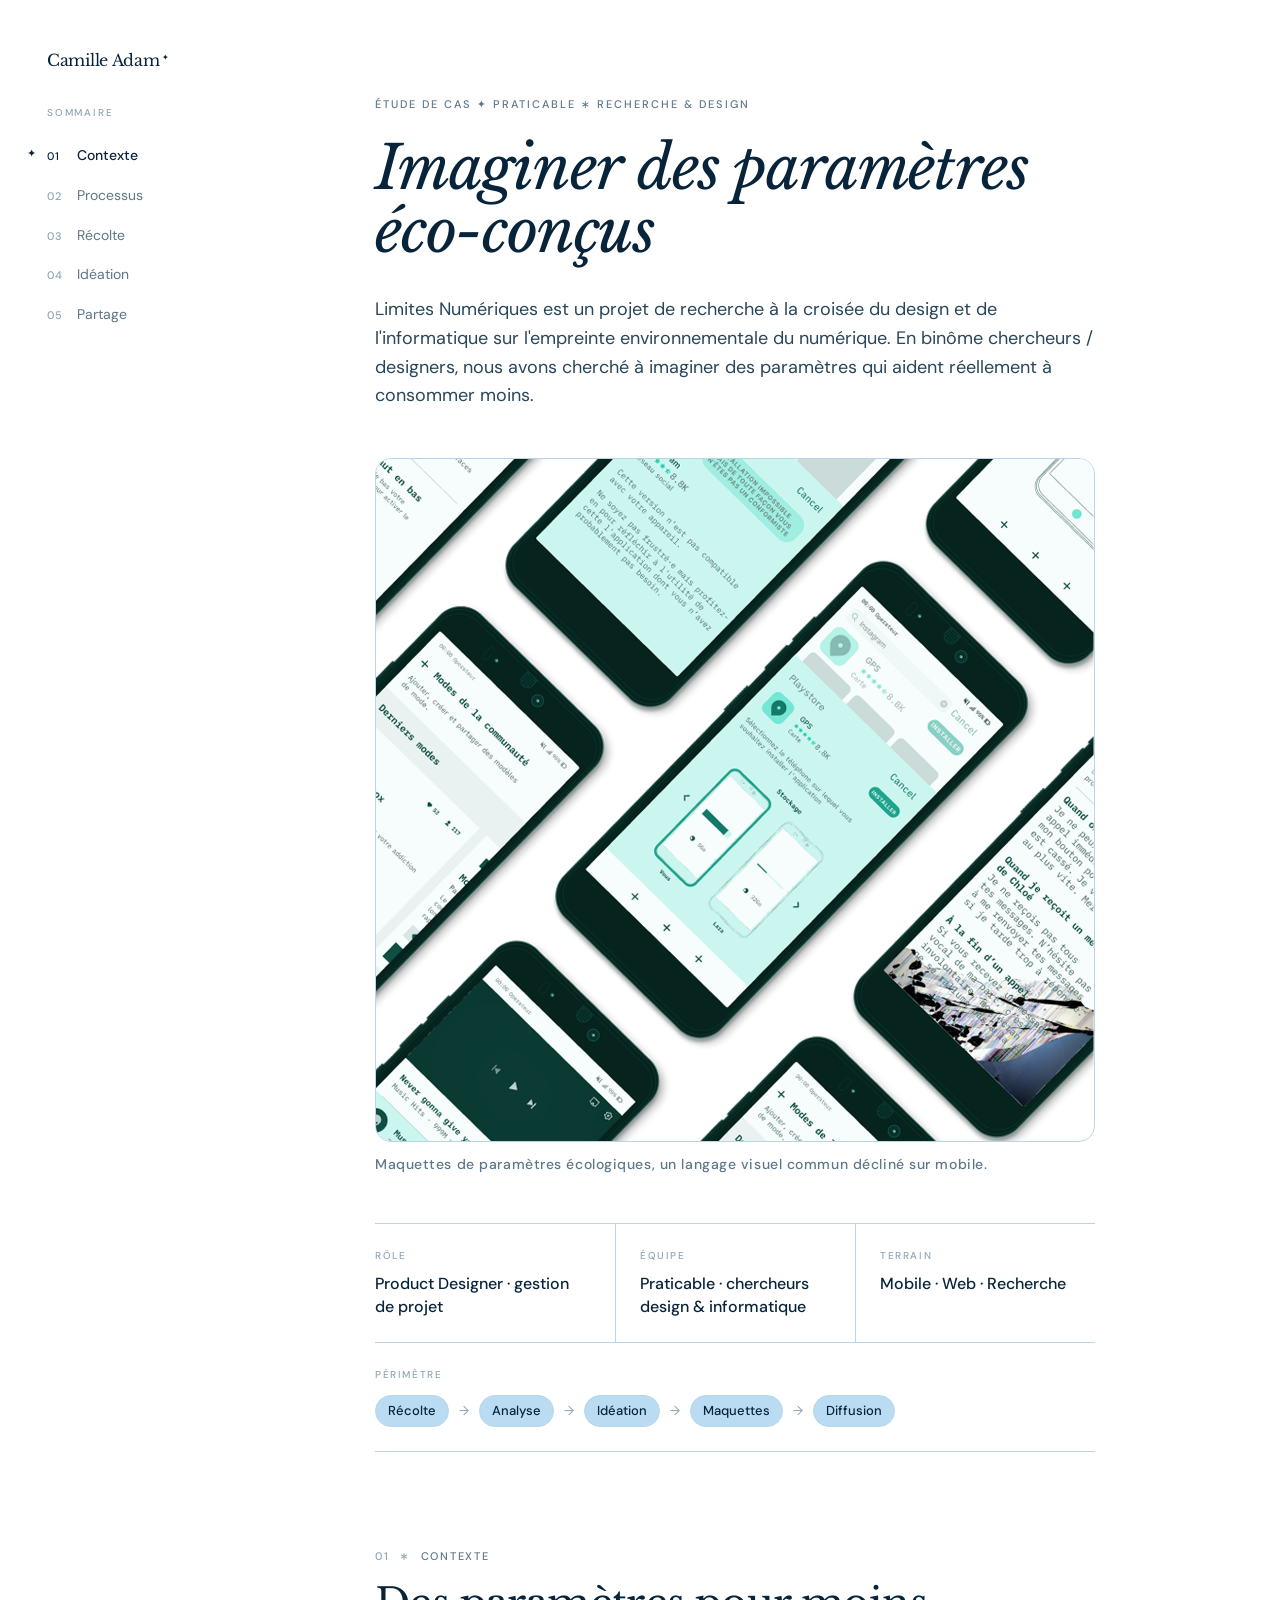
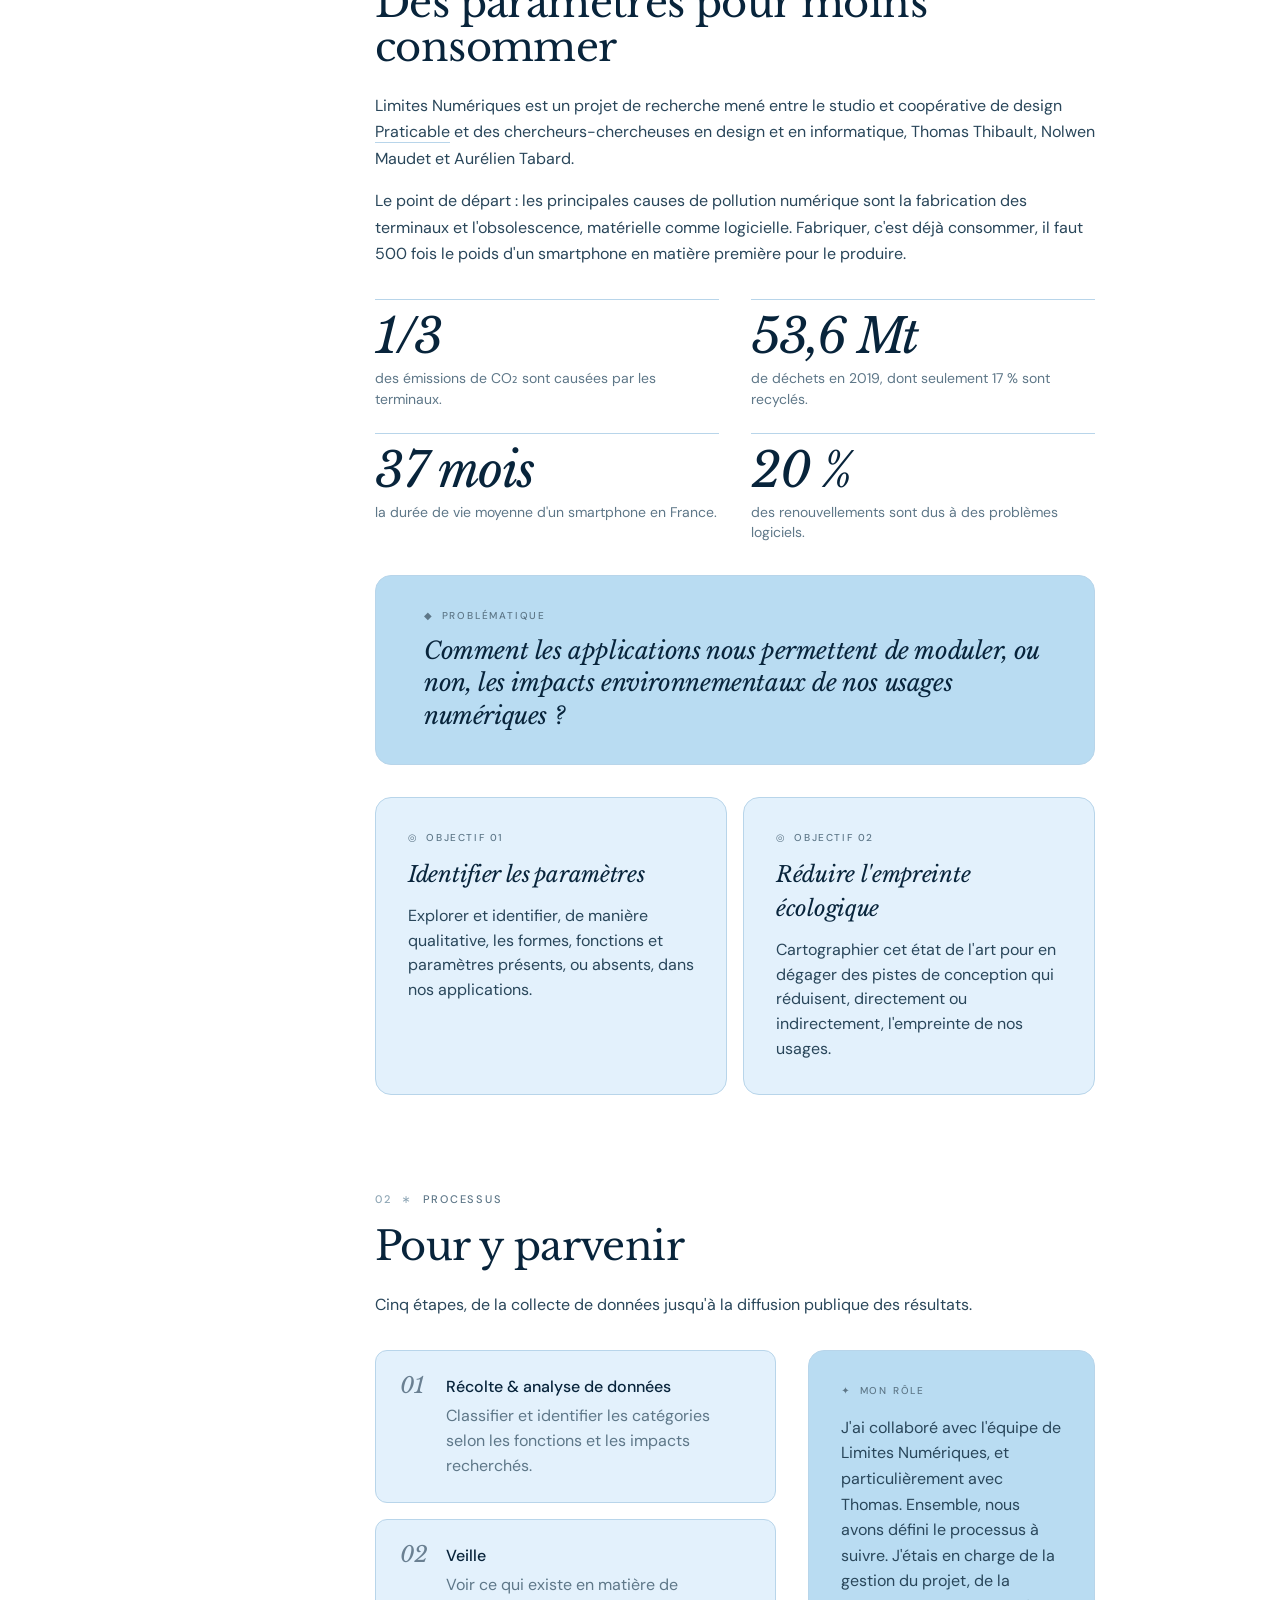
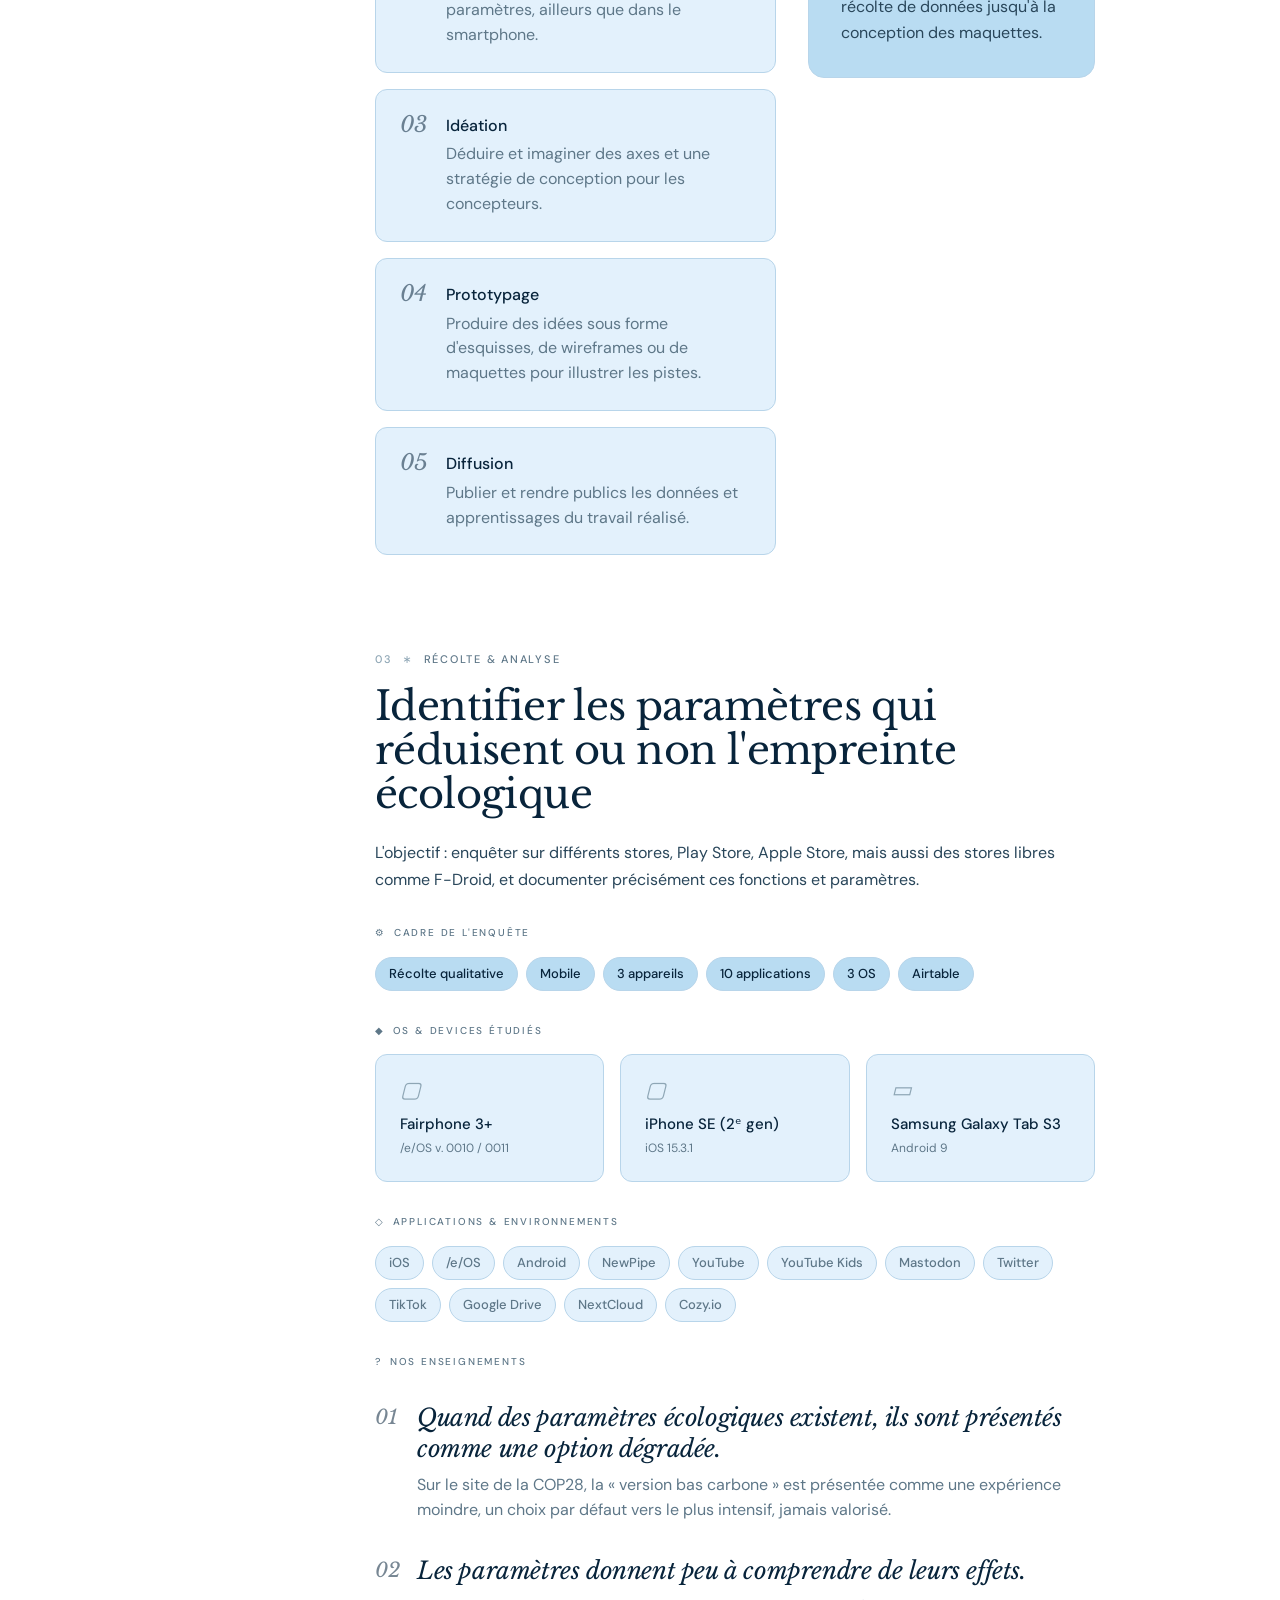
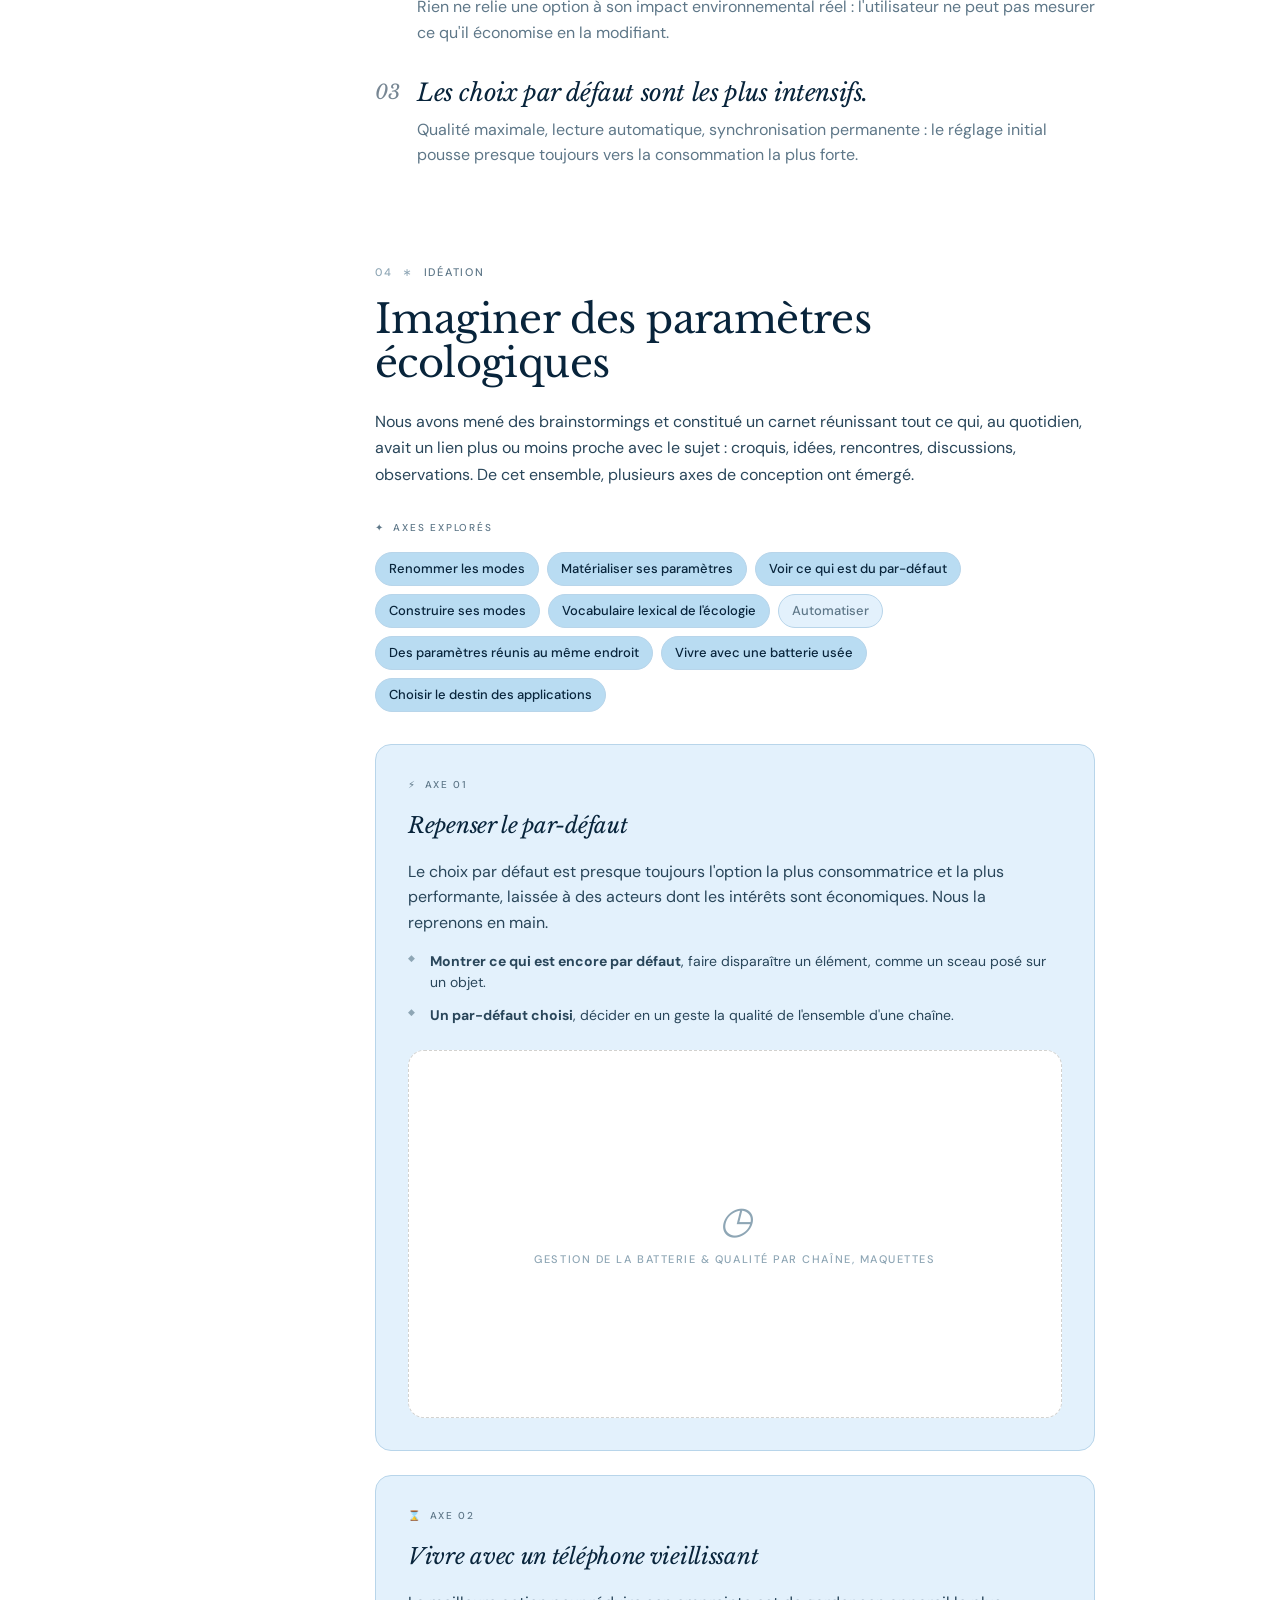
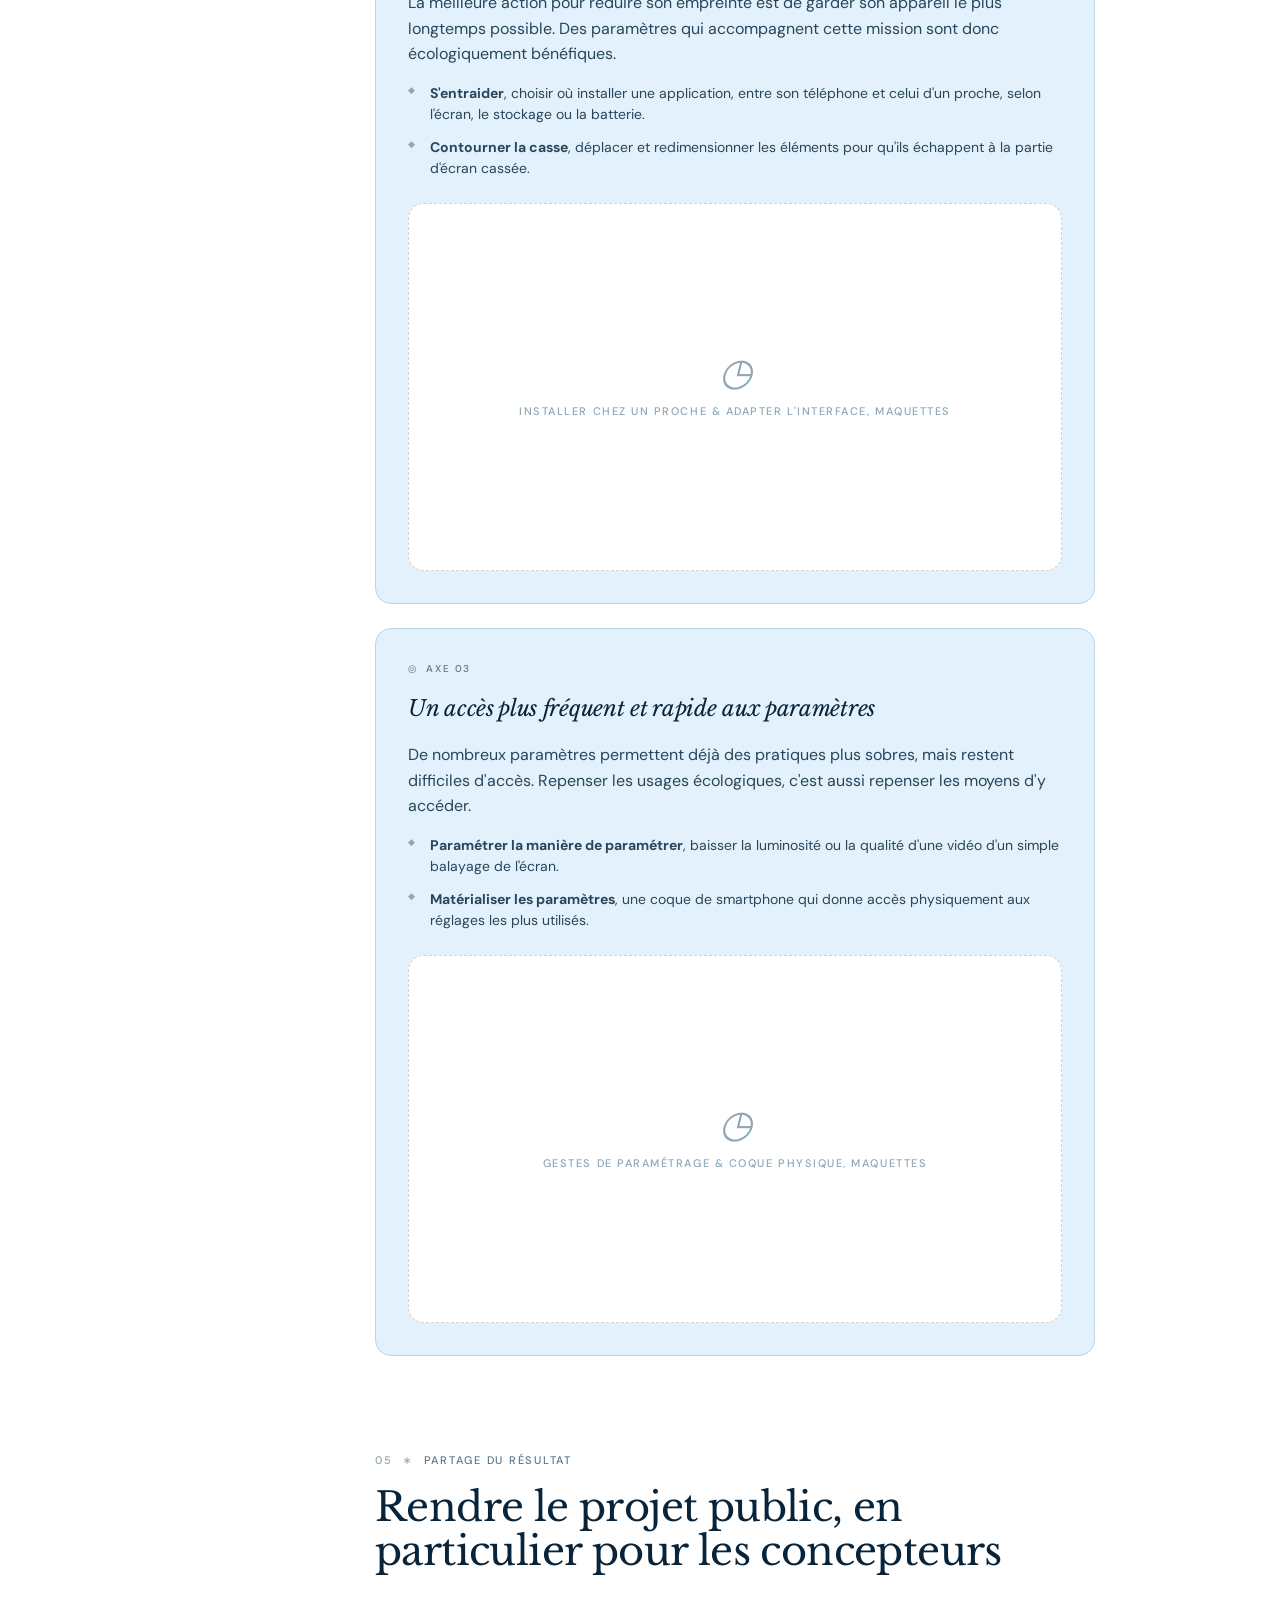
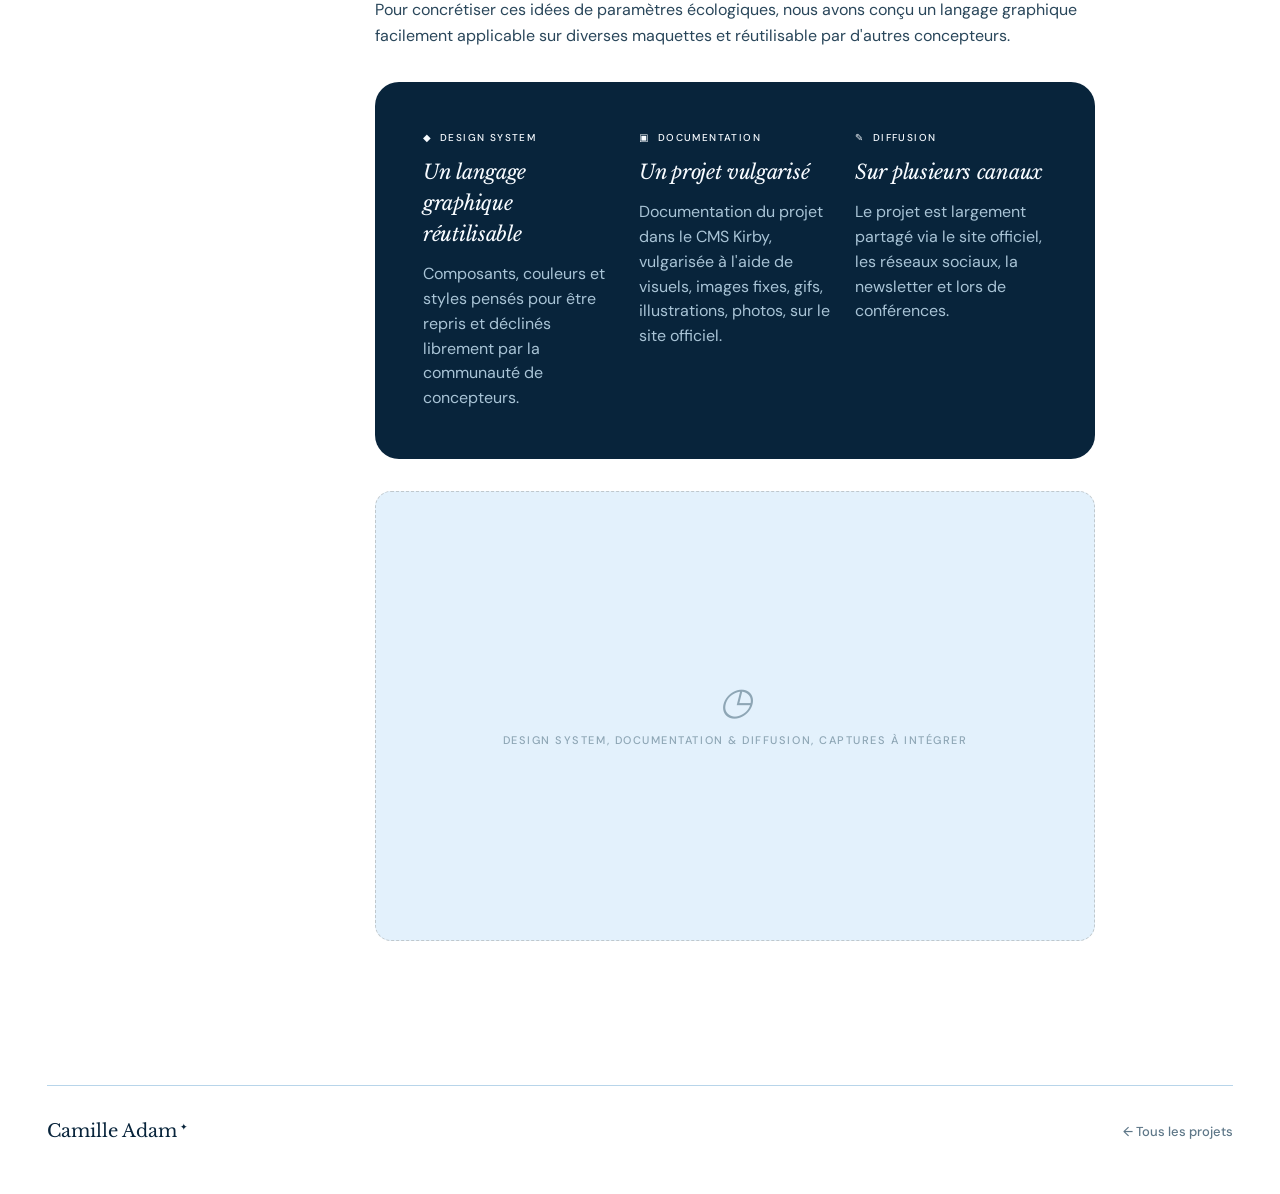
<file: Etude de cas - Limites Numeriques.html>
<!DOCTYPE html>
<html lang="fr">
<head>
<meta charset="UTF-8">
<meta name="viewport" content="width=device-width, initial-scale=1.0">
<title>Limites Numériques — Camille Adam</title>
<link rel="preconnect" href="https://fonts.googleapis.com">
<link href="https://fonts.googleapis.com/css2?family=Libre+Baskerville:ital,wght@0,400;0,700;1,400&family=DM+Sans:ital,opsz,wght@0,9..40,300;0,9..40,400;0,9..40,500;0,9..40,700&display=swap" rel="stylesheet">
<style>

:root {
  --color-canvas:          #FFFFFF;
  --color-canvas-soft:     #E3F1FC;
  --color-surface-card:    #B9DCF2;
  --color-surface-dark:    #08243B;
  --color-surface-dark-el: #123B59;
  --color-ink:             #08243B;
  --color-body:            #29465A;
  --color-muted:           #5E7788;
  --color-muted-soft:      #8EA6B5;
  --color-hairline:        #B8D5EA;
  --color-hairline-soft:   #D9EBF7;
  --color-on-dark:         #F7FBFF;
  --color-on-dark-soft:    #A9C4D6;

  --font-display: 'Libre Baskerville', Georgia, serif;
  --font-body:    'DM Sans', system-ui, sans-serif;

  --space-xs:  8px;
  --space-sm:  12px;
  --space-md:  16px;
  --space-lg:  24px;
  --space-xl:  32px;
  --space-xxl: 48px;
  --space-section: 96px;

  --radius-sm: 6px;
  --radius-md: 8px;
  --radius-lg: 12px;
  --radius-xl: 16px;
}

*, *::before, *::after { margin: 0; padding: 0; box-sizing: border-box; }

html { overflow-x: hidden; scrollbar-gutter: stable both-edges; }

body {
  background: var(--color-canvas);
  color: var(--color-ink);
  font-family: var(--font-body);
  font-size: 16px;
  font-weight: 400;
  line-height: 1.55;
  -webkit-font-smoothing: antialiased;
}

a { text-decoration: none; color: inherit; }

/* ---------- Fade in ---------- */
@keyframes fadeUp {
  from { opacity: 0; transform: translateY(16px); }
  to   { opacity: 1; transform: translateY(0); }
}
@media (prefers-reduced-motion: no-preference) {
  .fade-up { animation: fadeUp 0.6s ease both; }
  .fade-up-1 { animation-delay: 0.05s; }
  .fade-up-2 { animation-delay: 0.15s; }
  .fade-up-3 { animation-delay: 0.25s; }
  .fade-up-4 { animation-delay: 0.35s; }
}

/* ============================================
   LAYOUT — sticky rail + content
   ============================================ */
.shell {
  max-width: 1400px;
  margin: 0 auto;
  padding: 0 var(--space-xl);
  display: grid;
  grid-template-columns: 232px minmax(0, 1fr);
  gap: var(--space-section);
  align-items: start;
}

.rail {
  position: sticky;
  top: 0;
  height: 100vh;
  display: flex;
  flex-direction: column;
  padding: var(--space-xxl) 0;
}
.rail-sig {
  font-family: var(--font-display);
  font-style: normal;
  font-size: 16px;
  color: var(--color-ink);
  letter-spacing: -0.3px;
  margin-bottom: var(--space-xl);
}
.rail-sig span { font-size: 0.5em; vertical-align: super; margin-left: 3px; }

.pagehead { position: fixed; bottom: var(--space-lg); left: var(--space-xxl); z-index: 50; }
.lang-switch { display: inline-flex; align-items: center; gap: 6px; }
.lang-switch button {
  font-family: var(--font-body);
  font-size: 12px; font-weight: 500; letter-spacing: 0.04em;
  color: var(--color-muted-soft);
  background: none; border: none; padding: 2px; cursor: pointer;
  transition: color 0.15s ease;
}
.lang-switch button:hover { color: var(--color-muted); }
.lang-switch button.active { color: var(--color-ink); }
.lang-sep { color: var(--color-muted-soft); font-size: 11px; }

.rail-label {
  font-family: var(--font-body);
  font-size: 10px; font-weight: 500; letter-spacing: 0.18em;
  text-transform: uppercase; color: var(--color-muted-soft);
  margin-bottom: var(--space-md);
}
.rail-nav { display: flex; flex-direction: column; list-style: none; }
.rail-nav a {
  display: grid; grid-template-columns: 22px 1fr; align-items: baseline;
  gap: var(--space-xs); padding: 9px 0;
  font-family: var(--font-body); font-size: 14px; font-weight: 400;
  color: var(--color-muted); transition: color 0.15s ease;
  cursor: pointer; position: relative;
}
.rail-nav a .n {
  font-size: 11px; font-weight: 500; letter-spacing: 0.06em;
  color: var(--color-muted-soft); transition: color 0.15s ease;
}
.rail-nav a:hover { color: var(--color-ink); }
.rail-nav a.active { color: var(--color-ink); font-weight: 500; }
.rail-nav a.active .n { color: var(--color-ink); }
.rail-nav a.active::before {
  content: '✦'; position: absolute; left: -20px; top: 9px;
  font-size: 11px; color: var(--color-ink);
}
.rail-foot { margin-top: auto; padding-top: var(--space-lg); border-top: 1px solid var(--color-hairline); }
.rail-contact {
  font-family: var(--font-body); font-size: 13px; font-weight: 500;
  color: var(--color-muted); display: inline-flex; align-items: center; gap: 6px;
  transition: color 0.15s ease;
}
.rail-contact:hover { color: var(--color-ink); }

.content { max-width: 720px; padding: var(--space-section) 0 var(--space-xxl); }

/* ---------- Hero ---------- */
.eyebrow {
  font-family: var(--font-body); font-size: 11px; font-weight: 500;
  letter-spacing: 0.18em; text-transform: uppercase; color: var(--color-muted);
  margin-bottom: var(--space-lg);
}
.hero-title {
  font-family: var(--font-display); font-style: italic;
  font-size: clamp(40px, 5vw, 60px); font-weight: 400; line-height: 1.05;
  letter-spacing: -1.2px; color: var(--color-ink); margin-bottom: var(--space-xl);
}
.hero-context {
  font-family: var(--font-body); font-size: 18px; font-weight: 400;
  color: var(--color-body); line-height: 1.6; margin-bottom: var(--space-xxl);
}

.meta {
  display: grid; grid-template-columns: repeat(3, 1fr);
  border-top: 1px solid var(--color-hairline); border-bottom: 1px solid var(--color-hairline);
}
.meta-cell { padding: var(--space-lg) var(--space-lg) var(--space-lg) 0; }
.meta-cell + .meta-cell { padding-left: var(--space-lg); border-left: 1px solid var(--color-hairline); }
.meta-key {
  font-family: var(--font-body); font-size: 10px; font-weight: 500;
  letter-spacing: 0.16em; text-transform: uppercase; color: var(--color-muted-soft);
  margin-bottom: var(--space-xs);
}
.meta-val { font-family: var(--font-body); font-size: 16px; font-weight: 500; color: var(--color-ink); line-height: 1.45; }

.method { border-bottom: 1px solid var(--color-hairline); padding: var(--space-lg) 0; margin-bottom: var(--space-section); }
.method .meta-key { margin-bottom: var(--space-sm); }
.method-flow { display: flex; flex-wrap: wrap; align-items: center; gap: var(--space-xs) 10px; }
.method-step {
  font-family: var(--font-body); font-size: 13px; font-weight: 500; color: var(--color-ink);
  background: var(--color-surface-card); border: 1px solid var(--color-hairline);
  padding: 5px 12px; border-radius: 999px; white-space: nowrap;
}
.method-arrow { color: var(--color-muted-soft); font-size: 13px; }

/* ============================================
   SECTIONS
   ============================================ */
.section { padding-top: var(--space-section); scroll-margin-top: var(--space-xl); }
.section:first-of-type { padding-top: 0; }

.sec-eyebrow {
  font-family: var(--font-body); font-size: 11px; font-weight: 500;
  letter-spacing: 0.16em; text-transform: uppercase; color: var(--color-muted);
  display: flex; align-items: center; gap: 10px; margin-bottom: var(--space-md);
}
.sec-eyebrow .num, .sec-eyebrow .sep { color: var(--color-muted-soft); }

.sec-title {
  font-family: var(--font-display);
  font-size: clamp(28px, 3.4vw, 40px); font-weight: 400; line-height: 1.1;
  letter-spacing: -0.6px; color: var(--color-ink); margin-bottom: var(--space-lg);
}

.prose { font-family: var(--font-body); font-size: 16px; font-weight: 400; color: var(--color-body); line-height: 1.65; }
.prose + .prose { margin-top: var(--space-md); }
.prose a { border-bottom: 1px solid var(--color-hairline); }
.prose a:hover { color: var(--color-ink); }

/* ---------- Image plate ---------- */
.plate { margin-top: var(--space-xl); }
.plate img {
  display: block; width: 100%; height: auto;
  border-radius: var(--radius-xl); border: 1px solid var(--color-hairline);
}
.plate-cap {
  font-family: var(--font-body); font-size: 14px; font-weight: 500;
  letter-spacing: 0.04em; color: var(--color-muted); margin-top: var(--space-sm);
}
.plate-empty { margin-top: var(--space-xl); }
.plate-empty .ph {
  aspect-ratio: 16 / 10; border-radius: var(--radius-xl);
  border: 1.5px dashed rgba(110,106,96,0.30); background: var(--color-canvas-soft);
  display: flex; flex-direction: column; align-items: center; justify-content: center;
  gap: var(--space-sm); text-align: center; padding: var(--space-lg);
}
.plate-empty .ph-glyph { font-family: var(--font-display); font-style: italic; font-size: 38px; color: var(--color-muted-soft); line-height: 1; }
.plate-empty .ph-label { font-family: var(--font-body); font-size: 11px; font-weight: 500; letter-spacing: 0.14em; text-transform: uppercase; color: var(--color-muted-soft); }
.sol-card .plate-empty { margin-top: var(--space-lg); }
.sol-card .plate-empty .ph { background: var(--color-canvas); aspect-ratio: 16 / 9; }

/* ---------- Stat grid (context) ---------- */
.stats {
  display: grid; grid-template-columns: repeat(2, 1fr);
  gap: var(--space-lg) var(--space-xl); margin-top: var(--space-xl);
}
.stat { border-top: 1px solid var(--color-hairline); padding-top: var(--space-sm); }
.stat-num {
  font-family: var(--font-display); font-style: italic;
  font-size: clamp(34px, 4.4vw, 48px); font-weight: 400; line-height: 1;
  letter-spacing: -1.5px; color: var(--color-ink); margin-bottom: var(--space-xs);
}
.stat-label { font-family: var(--font-body); font-size: 14px; font-weight: 400; color: var(--color-muted); line-height: 1.45; }

/* ---------- Insight callout ---------- */
.insight {
  margin-top: var(--space-xl); background: var(--color-surface-card);
  border: 1px solid var(--color-hairline); border-radius: var(--radius-xl);
  padding: var(--space-xl) var(--space-xxl);
}
.insight-label {
  font-family: var(--font-body); font-size: 10px; font-weight: 500;
  letter-spacing: 0.18em; text-transform: uppercase; color: var(--color-muted);
  display: flex; align-items: center; gap: 8px; margin-bottom: var(--space-sm);
}
.insight-text {
  font-family: var(--font-display); font-style: italic; font-size: 24px; font-weight: 400;
  line-height: 1.35; letter-spacing: -0.4px; color: var(--color-ink);
}

/* ---------- Objectives / duo cards ---------- */
.duo { display: grid; grid-template-columns: 1fr 1fr; gap: var(--space-md); margin-top: var(--space-xl); }
.duo-card {
  border-radius: var(--radius-xl); border: 1px solid var(--color-hairline);
  background: var(--color-canvas-soft); padding: var(--space-xl);
}
.duo-key {
  font-family: var(--font-body); font-size: 10px; font-weight: 500;
  letter-spacing: 0.16em; text-transform: uppercase; color: var(--color-muted);
  display: flex; align-items: center; gap: 8px; margin-bottom: var(--space-sm);
}
.duo-head { font-family: var(--font-display); font-style: italic; font-size: 22px; letter-spacing: -0.3px; color: var(--color-ink); margin-bottom: var(--space-sm); }
.duo-body { font-family: var(--font-body); font-size: 16px; color: var(--color-body); line-height: 1.55; }

/* ---------- Process steps (needs) + role card ---------- */
.proc { display: grid; grid-template-columns: 1.4fr 1fr; gap: var(--space-xl); margin-top: var(--space-xl); align-items: start; }
.needs { display: flex; flex-direction: column; gap: var(--space-md); }
.need {
  display: grid; grid-template-columns: 30px 1fr; gap: var(--space-md); align-items: start;
  background: var(--color-canvas-soft); border: 1px solid var(--color-hairline);
  border-radius: var(--radius-lg); padding: var(--space-lg);
}
.need-num { font-family: var(--font-display); font-style: italic; font-size: 22px; color: var(--color-ink); line-height: 1; opacity: 0.55; }
.need-title { font-family: var(--font-body); font-size: 16px; font-weight: 500; color: var(--color-ink); margin-bottom: 4px; }
.need-desc { font-family: var(--font-body); font-size: 16px; font-weight: 400; color: var(--color-muted); line-height: 1.55; }
.role-card {
  background: var(--color-surface-card); border: 1px solid var(--color-hairline);
  border-radius: var(--radius-xl); padding: var(--space-xl); position: sticky; top: var(--space-xl);
}
.role-key {
  font-family: var(--font-body); font-size: 10px; font-weight: 500;
  letter-spacing: 0.18em; text-transform: uppercase; color: var(--color-muted);
  display: flex; align-items: center; gap: 8px; margin-bottom: var(--space-md);
}
.role-body { font-family: var(--font-body); font-size: 16px; color: var(--color-body); line-height: 1.6; }

/* ---------- Chips ---------- */
.chips-label {
  font-family: var(--font-body); font-size: 10px; font-weight: 500;
  letter-spacing: 0.18em; text-transform: uppercase; color: var(--color-muted);
  display: flex; align-items: center; gap: 8px; margin: var(--space-xl) 0 var(--space-md);
}
.chips { display: flex; flex-wrap: wrap; gap: var(--space-xs); }
.chip {
  font-family: var(--font-body); font-size: 13px; font-weight: 500; color: var(--color-ink);
  background: var(--color-surface-card); border: 1px solid var(--color-hairline);
  padding: 6px 13px; border-radius: 999px;
}
.chip.is-soft { background: var(--color-canvas-soft); color: var(--color-muted); }

/* ---------- Devices row ---------- */
.devices { display: grid; grid-template-columns: repeat(3, 1fr); gap: var(--space-md); margin-top: var(--space-md); }
.device {
  border: 1px solid var(--color-hairline); border-radius: var(--radius-lg);
  background: var(--color-canvas-soft); padding: var(--space-lg);
}
.device-glyph { font-family: var(--font-display); font-style: italic; font-size: 22px; color: var(--color-muted-soft); line-height: 1; margin-bottom: var(--space-sm); }
.device-name { font-family: var(--font-body); font-size: 15px; font-weight: 500; color: var(--color-ink); }
.device-os { font-family: var(--font-body); font-size: 12px; color: var(--color-muted); margin-top: 2px; }

/* ---------- Learnings / enseignements ---------- */
.learnings { display: flex; flex-direction: column; gap: var(--space-xl); margin-top: var(--space-xl); }
.learn { display: grid; grid-template-columns: 26px 1fr; gap: var(--space-md); align-items: start; }
.learn-glyph { font-family: var(--font-display); font-style: italic; font-size: 20px; color: var(--color-ink); opacity: 0.55; line-height: 1.5; }
.learn-title { font-family: var(--font-display); font-style: italic; font-size: clamp(20px, 2.4vw, 24px); line-height: 1.3; letter-spacing: -0.4px; color: var(--color-ink); margin-bottom: var(--space-xs); }
.learn-body { font-family: var(--font-body); font-size: 16px; color: var(--color-muted); line-height: 1.6; }

/* ---------- Solution / feature cards ---------- */
.sol-grid { display: grid; grid-template-columns: 1fr; gap: var(--space-lg); margin-top: var(--space-xl); }
.sol-card { background: var(--color-canvas-soft); border: 1px solid var(--color-hairline); border-radius: var(--radius-xl); padding: var(--space-xl); }
.sol-tag {
  font-family: var(--font-body); font-size: 10px; font-weight: 500;
  letter-spacing: 0.16em; text-transform: uppercase; color: var(--color-muted);
  display: flex; align-items: center; gap: 8px; margin-bottom: var(--space-md);
}
.sol-head { font-family: var(--font-display); font-style: italic; font-size: 22px; color: var(--color-ink); margin-bottom: var(--space-md); letter-spacing: -0.3px; }
.sol-desc { font-family: var(--font-body); font-size: 16px; color: var(--color-body); line-height: 1.6; margin-bottom: var(--space-md); }
.sol-list { list-style: none; display: flex; flex-direction: column; gap: var(--space-sm); }
.sol-list li {
  font-family: var(--font-body); font-size: 14px; font-weight: 400; color: var(--color-body);
  line-height: 1.5; display: grid; grid-template-columns: 16px 1fr; gap: 6px;
}
.sol-list li::before { content: '◆'; color: var(--color-muted-soft); font-size: 9px; line-height: 1.6; }

/* ---------- Share cards (dark band) ---------- */
.share {
  margin-top: var(--space-xl); background: var(--color-surface-dark);
  border-radius: 24px; padding: var(--space-xxl);
}
.share-grid { display: grid; grid-template-columns: 1fr 1fr 1fr; gap: var(--space-lg); }
.share-card { display: flex; flex-direction: column; gap: var(--space-sm); }
.share-tag {
  font-family: var(--font-body); font-size: 10px; font-weight: 500;
  letter-spacing: 0.14em; text-transform: uppercase; color: var(--color-on-dark);
  display: flex; align-items: center; gap: 8px;
}
.share-head { font-family: var(--font-display); font-style: italic; font-size: 20px; color: var(--color-on-dark); letter-spacing: -0.3px; }
.share-body { font-family: var(--font-body); font-size: 16px; color: var(--color-on-dark-soft); line-height: 1.55; }

/* ============================================
   RESPONSIVE
   ============================================ */
@media (max-width: 920px) {
  .shell { grid-template-columns: 1fr; gap: 0; padding: 0 var(--space-lg); }
  .rail {
    position: static; height: auto; flex-direction: row; flex-wrap: wrap;
    align-items: center; gap: var(--space-md) var(--space-lg);
    padding: var(--space-lg) 0; border-bottom: 1px solid var(--color-hairline);
  }
  .rail-sig { margin-bottom: 0; }
  .pagehead { bottom: var(--space-md); left: var(--space-lg); }
  .rail-label { display: none; }
  .rail-nav { flex-direction: row; flex-wrap: wrap; gap: 0 var(--space-md); width: 100%; }
  .rail-nav { flex-direction: row; flex-wrap: wrap; gap: 0 var(--space-md); width: 100%; }
  .rail-nav a { padding: 6px 0; }
  .rail-nav a.active::before { display: none; }
  .rail-foot { display: none; }
  .content { padding-top: var(--space-xxl); }
  .meta { grid-template-columns: 1fr; }
  .meta-cell + .meta-cell { border-left: none; border-top: 1px solid var(--color-hairline); padding-left: 0; }
  .stats { grid-template-columns: 1fr; }
  .duo { grid-template-columns: 1fr; }
  .proc { grid-template-columns: 1fr; }
  .role-card { position: static; }
  .devices { grid-template-columns: 1fr; }
  .share-grid { grid-template-columns: 1fr; gap: var(--space-xl); }
  .share { padding: var(--space-xl) var(--space-lg); }
}

.closer {
  grid-column: 1 / -1; padding-bottom: var(--space-xxl); padding-top: var(--space-xl);
  border-top: 1px solid var(--color-hairline);
  display: flex; align-items: center; justify-content: space-between; gap: var(--space-lg); flex-wrap: wrap;
}
.closer-name { font-family: var(--font-display); font-style: normal; font-size: 18px; color: var(--color-ink); }
.closer-name span { font-size: 0.5em; vertical-align: super; margin-left: 3px; }
.closer-links { display: flex; gap: var(--space-lg); flex-wrap: wrap; }
.closer-links a { font-family: var(--font-body); font-size: 13px; font-weight: 500; color: var(--color-muted); transition: color 0.15s ease; }
.closer-links a:hover { color: var(--color-ink); }

</style>
</head>
<body>

<div class="shell">

  <!-- ============ RAIL ============ -->
  <aside class="rail">
    <a href="index.html" class="rail-sig">Camille Adam<span>✦</span></a>

    <div class="rail-label" data-i18n="rail.toc">Sommaire</div>
    <ul class="rail-nav" id="railnav">
      <li><a data-anchor="contexte"><span class="n">01</span><span data-i18n="rail.contexte">Contexte</span></a></li>
      <li><a data-anchor="processus"><span class="n">02</span><span data-i18n="rail.processus">Processus</span></a></li>
      <li><a data-anchor="recolte"><span class="n">03</span><span data-i18n="rail.recolte">Récolte</span></a></li>
      <li><a data-anchor="ideation"><span class="n">04</span><span data-i18n="rail.ideation">Idéation</span></a></li>
      <li><a data-anchor="partage"><span class="n">05</span><span data-i18n="rail.partage">Partage</span></a></li>
    </ul>

  </aside>

  <!-- ============ CONTENT ============ -->
  <div class="content" data-screen-label="Étude de cas — Limites Numériques">

    <!-- HERO -->
    <div class="eyebrow fade-up fade-up-1" data-i18n="hero.eyebrow">Étude de cas ✦ Praticable ∗ Recherche & design</div>
    <h1 class="hero-title fade-up fade-up-2" data-i18n="hero.title">Imaginer des paramètres éco-conçus</h1>
    <p class="hero-context fade-up fade-up-3" data-i18n="hero.context">
      Limites Numériques est un projet de recherche à la croisée du design et de l'informatique
      sur l'empreinte environnementale du numérique. En binôme chercheurs / designers, nous avons
      cherché à imaginer des paramètres qui aident réellement à consommer moins.
    </p>

    <figure class="plate fade-up fade-up-4" style="margin-bottom: var(--space-xxl);">
      <img src="img/limites-num-hero.png" alt="Maquettes de paramètres éco-conçus présentées sur une série de smartphones inclinés">
      <figcaption class="plate-cap" data-i18n="hero.cap">Maquettes de paramètres écologiques — un langage visuel commun décliné sur mobile.</figcaption>
    </figure>

    <div class="meta fade-up fade-up-4">
      <div class="meta-cell">
        <div class="meta-key" data-i18n="meta.role">Rôle</div>
        <div class="meta-val" data-i18n="meta.roleVal">Product Designer · gestion de projet</div>
      </div>
      <div class="meta-cell">
        <div class="meta-key" data-i18n="meta.team">Équipe</div>
        <div class="meta-val" data-i18n="meta.teamVal">Praticable · chercheurs design & informatique</div>
      </div>
      <div class="meta-cell">
        <div class="meta-key" data-i18n="meta.type">Terrain</div>
        <div class="meta-val" data-i18n="meta.typeVal">Mobile · Web · Recherche</div>
      </div>
    </div>

    <div class="method fade-up fade-up-4">
      <div class="meta-key" data-i18n="meta.scope">Périmètre</div>
      <div class="method-flow">
        <span class="method-step" data-i18n="scope.s1">Récolte</span><span class="method-arrow">→</span>
        <span class="method-step" data-i18n="scope.s2">Analyse</span><span class="method-arrow">→</span>
        <span class="method-step" data-i18n="scope.s3">Idéation</span><span class="method-arrow">→</span>
        <span class="method-step" data-i18n="scope.s4">Maquettes</span><span class="method-arrow">→</span>
        <span class="method-step" data-i18n="scope.s5">Diffusion</span>
      </div>
    </div>

    <!-- 01 — CONTEXTE -->
    <section class="section" id="contexte">
      <div class="sec-eyebrow"><span class="num">01</span><span class="sep">∗</span> <span data-i18n="sec.contexte">Contexte</span></div>
      <h2 class="sec-title" data-i18n="contexte.title">Des paramètres pour moins consommer</h2>
      <p class="prose" data-i18n="contexte.p1">
        Limites Numériques est un projet de recherche mené entre le studio et coopérative de design
        <a href="https://limitesnumeriques.fr" target="_blank" rel="noopener">Praticable</a> et des
        chercheurs-chercheuses en design et en informatique — Thomas Thibault, Nolwen Maudet et
        Aurélien Tabard.
      </p>
      <p class="prose" data-i18n="contexte.p2">
        Le point de départ : les principales causes de pollution numérique sont la fabrication des
        terminaux et l'obsolescence, matérielle comme logicielle. Fabriquer, c'est déjà consommer —
        il faut 500 fois le poids d'un smartphone en matière première pour le produire.
      </p>

      <div class="stats">
        <div class="stat">
          <div class="stat-num">1/3</div>
          <div class="stat-label" data-i18n="stat1">des émissions de CO₂ sont causées par les terminaux.</div>
        </div>
        <div class="stat">
          <div class="stat-num">53,6 Mt</div>
          <div class="stat-label" data-i18n="stat2">de déchets en 2019, dont seulement 17 % sont recyclés.</div>
        </div>
        <div class="stat">
          <div class="stat-num">37 mois</div>
          <div class="stat-label" data-i18n="stat3">la durée de vie moyenne d'un smartphone en France.</div>
        </div>
        <div class="stat">
          <div class="stat-num">20 %</div>
          <div class="stat-label" data-i18n="stat4">des renouvellements sont dus à des problèmes logiciels.</div>
        </div>
      </div>

      <div class="insight">
        <div class="insight-label"><span>◆</span> <span data-i18n="pb.label">Problématique</span></div>
        <p class="insight-text" data-i18n="pb.text">Comment les applications nous permettent de moduler — ou non — les impacts environnementaux de nos usages numériques ?</p>
      </div>

      <div class="duo">
        <div class="duo-card">
          <div class="duo-key"><span>◎</span> <span data-i18n="obj.label">Objectif 01</span></div>
          <div class="duo-head" data-i18n="obj1.head">Identifier les paramètres</div>
          <div class="duo-body" data-i18n="obj1.body">Explorer et identifier, de manière qualitative, les formes, fonctions et paramètres présents — ou absents — dans nos applications.</div>
        </div>
        <div class="duo-card">
          <div class="duo-key"><span>◎</span> <span data-i18n="obj.label2">Objectif 02</span></div>
          <div class="duo-head" data-i18n="obj2.head">Réduire l'empreinte écologique</div>
          <div class="duo-body" data-i18n="obj2.body">Cartographier cet état de l'art pour en dégager des pistes de conception qui réduisent, directement ou indirectement, l'empreinte de nos usages.</div>
        </div>
      </div>
    </section>

    <!-- 02 — PROCESSUS -->
    <section class="section" id="processus">
      <div class="sec-eyebrow"><span class="num">02</span><span class="sep">∗</span> <span data-i18n="sec.processus">Processus</span></div>
      <h2 class="sec-title" data-i18n="proc.title">Pour y parvenir</h2>
      <p class="prose" data-i18n="proc.p1">
        Cinq étapes, de la collecte de données jusqu'à la diffusion publique des résultats.
      </p>

      <div class="proc">
        <div class="needs">
          <div class="need">
            <div class="need-num">01</div>
            <div>
              <div class="need-title" data-i18n="pr1.title">Récolte & analyse de données</div>
              <div class="need-desc" data-i18n="pr1.desc">Classifier et identifier les catégories selon les fonctions et les impacts recherchés.</div>
            </div>
          </div>
          <div class="need">
            <div class="need-num">02</div>
            <div>
              <div class="need-title" data-i18n="pr2.title">Veille</div>
              <div class="need-desc" data-i18n="pr2.desc">Voir ce qui existe en matière de paramètres, ailleurs que dans le smartphone.</div>
            </div>
          </div>
          <div class="need">
            <div class="need-num">03</div>
            <div>
              <div class="need-title" data-i18n="pr3.title">Idéation</div>
              <div class="need-desc" data-i18n="pr3.desc">Déduire et imaginer des axes et une stratégie de conception pour les concepteurs.</div>
            </div>
          </div>
          <div class="need">
            <div class="need-num">04</div>
            <div>
              <div class="need-title" data-i18n="pr4.title">Prototypage</div>
              <div class="need-desc" data-i18n="pr4.desc">Produire des idées sous forme d'esquisses, de wireframes ou de maquettes pour illustrer les pistes.</div>
            </div>
          </div>
          <div class="need">
            <div class="need-num">05</div>
            <div>
              <div class="need-title" data-i18n="pr5.title">Diffusion</div>
              <div class="need-desc" data-i18n="pr5.desc">Publier et rendre publics les données et apprentissages du travail réalisé.</div>
            </div>
          </div>
        </div>

        <div class="role-card">
          <div class="role-key"><span>✦</span> <span data-i18n="role.label">Mon rôle</span></div>
          <p class="role-body" data-i18n="role.body">
            J'ai collaboré avec l'équipe de Limites Numériques, et particulièrement avec Thomas.
            Ensemble, nous avons défini le processus à suivre. J'étais en charge de la gestion du
            projet, de la récolte de données jusqu'à la conception des maquettes.
          </p>
        </div>
      </div>
    </section>

    <!-- 03 — RÉCOLTE -->
    <section class="section" id="recolte">
      <div class="sec-eyebrow"><span class="num">03</span><span class="sep">∗</span> <span data-i18n="sec.recolte">Récolte & analyse</span></div>
      <h2 class="sec-title" data-i18n="rec.title">Identifier les paramètres qui réduisent ou non l'empreinte écologique</h2>
      <p class="prose" data-i18n="rec.p1">
        L'objectif : enquêter sur différents stores — Play Store, Apple Store, mais aussi des stores
        libres comme F-Droid — et documenter précisément ces fonctions et paramètres.
      </p>

      <div class="chips-label"><span>⚙</span> <span data-i18n="rec.paramsLabel">Cadre de l'enquête</span></div>
      <div class="chips">
        <span class="chip">Récolte qualitative</span>
        <span class="chip">Mobile</span>
        <span class="chip">3 appareils</span>
        <span class="chip">10 applications</span>
        <span class="chip">3 OS</span>
        <span class="chip">Airtable</span>
      </div>

      <div class="chips-label"><span>◆</span> <span data-i18n="rec.devicesLabel">OS & devices étudiés</span></div>
      <div class="devices">
        <div class="device">
          <div class="device-glyph">▢</div>
          <div class="device-name">Fairphone 3+</div>
          <div class="device-os">/e/OS v. 0010 / 0011</div>
        </div>
        <div class="device">
          <div class="device-glyph">▢</div>
          <div class="device-name">iPhone SE (2ᵉ gen)</div>
          <div class="device-os">iOS 15.3.1</div>
        </div>
        <div class="device">
          <div class="device-glyph">▭</div>
          <div class="device-name">Samsung Galaxy Tab S3</div>
          <div class="device-os">Android 9</div>
        </div>
      </div>

      <div class="chips-label"><span>◇</span> <span data-i18n="rec.appsLabel">Applications & environnements</span></div>
      <div class="chips">
        <span class="chip is-soft">iOS</span>
        <span class="chip is-soft">/e/OS</span>
        <span class="chip is-soft">Android</span>
        <span class="chip is-soft">NewPipe</span>
        <span class="chip is-soft">YouTube</span>
        <span class="chip is-soft">YouTube Kids</span>
        <span class="chip is-soft">Mastodon</span>
        <span class="chip is-soft">Twitter</span>
        <span class="chip is-soft">TikTok</span>
        <span class="chip is-soft">Google Drive</span>
        <span class="chip is-soft">NextCloud</span>
        <span class="chip is-soft">Cozy.io</span>
      </div>

      <div class="chips-label"><span>?</span> <span data-i18n="rec.findLabel">Nos enseignements</span></div>
      <div class="learnings">
        <div class="learn">
          <div class="learn-glyph">01</div>
          <div>
            <div class="learn-title" data-i18n="find1.title">Quand des paramètres écologiques existent, ils sont présentés comme une option dégradée.</div>
            <div class="learn-body" data-i18n="find1.body">Sur le site de la COP28, la « version bas carbone » est présentée comme une expérience moindre — un choix par défaut vers le plus intensif, jamais valorisé.</div>
          </div>
        </div>
        <div class="learn">
          <div class="learn-glyph">02</div>
          <div>
            <div class="learn-title" data-i18n="find2.title">Les paramètres donnent peu à comprendre de leurs effets.</div>
            <div class="learn-body" data-i18n="find2.body">Rien ne relie une option à son impact environnemental réel : l'utilisateur ne peut pas mesurer ce qu'il économise en la modifiant.</div>
          </div>
        </div>
        <div class="learn">
          <div class="learn-glyph">03</div>
          <div>
            <div class="learn-title" data-i18n="find3.title">Les choix par défaut sont les plus intensifs.</div>
            <div class="learn-body" data-i18n="find3.body">Qualité maximale, lecture automatique, synchronisation permanente : le réglage initial pousse presque toujours vers la consommation la plus forte.</div>
          </div>
        </div>
      </div>
    </section>

    <!-- 04 — IDÉATION -->
    <section class="section" id="ideation">
      <div class="sec-eyebrow"><span class="num">04</span><span class="sep">∗</span> <span data-i18n="sec.ideation">Idéation</span></div>
      <h2 class="sec-title" data-i18n="id.title">Imaginer des paramètres écologiques</h2>
      <p class="prose" data-i18n="id.p1">
        Nous avons mené des brainstormings et constitué un carnet réunissant tout ce qui, au
        quotidien, avait un lien plus ou moins proche avec le sujet : croquis, idées, rencontres,
        discussions, observations. De cet ensemble, plusieurs axes de conception ont émergé.
      </p>

      <div class="chips-label"><span>✦</span> <span data-i18n="id.axesLabel">Axes explorés</span></div>
      <div class="chips">
        <span class="chip">Renommer les modes</span>
        <span class="chip">Matérialiser ses paramètres</span>
        <span class="chip">Voir ce qui est du par-défaut</span>
        <span class="chip">Construire ses modes</span>
        <span class="chip">Vocabulaire lexical de l'écologie</span>
        <span class="chip is-soft">Automatiser</span>
        <span class="chip">Des paramètres réunis au même endroit</span>
        <span class="chip">Vivre avec une batterie usée</span>
        <span class="chip">Choisir le destin des applications</span>
      </div>

      <div class="sol-grid">
        <div class="sol-card">
          <div class="sol-tag"><span>⚡</span> <span data-i18n="ax1.tag">Axe 01</span></div>
          <div class="sol-head" data-i18n="ax1.head">Repenser le par-défaut</div>
          <p class="sol-desc" data-i18n="ax1.desc">Le choix par défaut est presque toujours l'option la plus consommatrice et la plus performante — laissée à des acteurs dont les intérêts sont économiques. Nous la reprenons en main.</p>
          <ul class="sol-list">
            <li><span data-i18n="ax1.l1"><strong>Montrer ce qui est encore par défaut</strong> — faire disparaître un élément, comme un sceau posé sur un objet.</span></li>
            <li><span data-i18n="ax1.l2"><strong>Un par-défaut choisi</strong> — décider en un geste la qualité de l'ensemble d'une chaîne.</span></li>
          </ul>
          <figure class="plate-empty">
            <div class="ph"><div class="ph-glyph">◷</div><div class="ph-label" data-i18n="ax1.cap">Gestion de la batterie & qualité par chaîne — maquettes</div></div>
          </figure>
        </div>

        <div class="sol-card">
          <div class="sol-tag"><span>⌛</span> <span data-i18n="ax2.tag">Axe 02</span></div>
          <div class="sol-head" data-i18n="ax2.head">Vivre avec un téléphone vieillissant</div>
          <p class="sol-desc" data-i18n="ax2.desc">La meilleure action pour réduire son empreinte est de garder son appareil le plus longtemps possible. Des paramètres qui accompagnent cette mission sont donc écologiquement bénéfiques.</p>
          <ul class="sol-list">
            <li><span data-i18n="ax2.l1"><strong>S'entraider</strong> — choisir où installer une application, entre son téléphone et celui d'un proche, selon l'écran, le stockage ou la batterie.</span></li>
            <li><span data-i18n="ax2.l2"><strong>Contourner la casse</strong> — déplacer et redimensionner les éléments pour qu'ils échappent à la partie d'écran cassée.</span></li>
          </ul>
          <figure class="plate-empty">
            <div class="ph"><div class="ph-glyph">◷</div><div class="ph-label" data-i18n="ax2.cap">Installer chez un proche & adapter l'interface — maquettes</div></div>
          </figure>
        </div>

        <div class="sol-card">
          <div class="sol-tag"><span>◎</span> <span data-i18n="ax3.tag">Axe 03</span></div>
          <div class="sol-head" data-i18n="ax3.head">Un accès plus fréquent et rapide aux paramètres</div>
          <p class="sol-desc" data-i18n="ax3.desc">De nombreux paramètres permettent déjà des pratiques plus sobres, mais restent difficiles d'accès. Repenser les usages écologiques, c'est aussi repenser les moyens d'y accéder.</p>
          <ul class="sol-list">
            <li><span data-i18n="ax3.l1"><strong>Paramétrer la manière de paramétrer</strong> — baisser la luminosité ou la qualité d'une vidéo d'un simple balayage de l'écran.</span></li>
            <li><span data-i18n="ax3.l2"><strong>Matérialiser les paramètres</strong> — une coque de smartphone qui donne accès physiquement aux réglages les plus utilisés.</span></li>
          </ul>
          <figure class="plate-empty">
            <div class="ph"><div class="ph-glyph">◷</div><div class="ph-label" data-i18n="ax3.cap">Gestes de paramétrage & coque physique — maquettes</div></div>
          </figure>
        </div>
      </div>
    </section>

    <!-- 05 — PARTAGE -->
    <section class="section" id="partage">
      <div class="sec-eyebrow"><span class="num">05</span><span class="sep">∗</span> <span data-i18n="sec.partage">Partage du résultat</span></div>
      <h2 class="sec-title" data-i18n="pt.title">Rendre le projet public, en particulier pour les concepteurs</h2>
      <p class="prose" data-i18n="pt.p1">
        Pour concrétiser ces idées de paramètres écologiques, nous avons conçu un langage graphique
        facilement applicable sur diverses maquettes et réutilisable par d'autres concepteurs.
      </p>

      <div class="share">
        <div class="share-grid">
          <div class="share-card">
            <div class="share-tag"><span>◆</span> <span data-i18n="pt1.tag">Design system</span></div>
            <div class="share-head" data-i18n="pt1.head">Un langage graphique réutilisable</div>
            <div class="share-body" data-i18n="pt1.body">Composants, couleurs et styles pensés pour être repris et déclinés librement par la communauté de concepteurs.</div>
          </div>
          <div class="share-card">
            <div class="share-tag"><span>▣</span> <span data-i18n="pt2.tag">Documentation</span></div>
            <div class="share-head" data-i18n="pt2.head">Un projet vulgarisé</div>
            <div class="share-body" data-i18n="pt2.body">Documentation du projet dans le CMS Kirby, vulgarisée à l'aide de visuels — images fixes, gifs, illustrations, photos — sur le site officiel.</div>
          </div>
          <div class="share-card">
            <div class="share-tag"><span>✎</span> <span data-i18n="pt3.tag">Diffusion</span></div>
            <div class="share-head" data-i18n="pt3.head">Sur plusieurs canaux</div>
            <div class="share-body" data-i18n="pt3.body">Le projet est largement partagé via le site officiel, les réseaux sociaux, la newsletter et lors de conférences.</div>
          </div>
        </div>
      </div>

      <figure class="plate-empty">
        <div class="ph"><div class="ph-glyph">◷</div><div class="ph-label" data-i18n="pt.cap">Design system, documentation & diffusion — captures à intégrer</div></div>
      </figure>
    </section>

  </div>

  <!-- CLOSER -->
  <div class="closer">
    <a href="index.html" class="closer-name">Camille Adam<span>✦</span></a>
    <div class="closer-links">
      <a href="index.html#projets" data-i18n="closer.all">← Tous les projets</a>
    </div>
  </div>
</div>

<script>

  var LANG_KEY = 'ca-site-lang';
  var DOC_TITLE = { fr: "Étude de cas — Limites Numériques", en: "Case study — Limites Numériques" };
  var I18N = {
    fr: {
      "rail.toc": "Sommaire",
      "rail.contexte": "Contexte", "rail.processus": "Processus", "rail.recolte": "Récolte",
      "rail.ideation": "Idéation", "rail.partage": "Partage",
      "hero.eyebrow": "Étude de cas ✦ Praticable ∗ Recherche & design",
      "hero.title": "Imaginer des paramètres éco-conçus",
      "hero.context": "Limites Numériques est un projet de recherche à la croisée du design et de l'informatique sur l'empreinte environnementale du numérique. En binôme chercheurs / designers, nous avons cherché à imaginer des paramètres qui aident réellement à consommer moins.",
      "hero.cap": "Maquettes de paramètres écologiques — un langage visuel commun décliné sur mobile.",
      "meta.role": "Rôle", "meta.roleVal": "Product Designer · gestion de projet",
      "meta.team": "Équipe", "meta.teamVal": "Praticable · chercheurs design & informatique",
      "meta.type": "Terrain", "meta.typeVal": "Mobile · Web · Recherche",
      "meta.scope": "Périmètre",
      "scope.s1": "Récolte", "scope.s2": "Analyse", "scope.s3": "Idéation", "scope.s4": "Maquettes", "scope.s5": "Diffusion",
      "sec.contexte": "Contexte", "sec.processus": "Processus", "sec.recolte": "Récolte & analyse",
      "sec.ideation": "Idéation", "sec.partage": "Partage du résultat",
      "contexte.title": "Des paramètres pour moins consommer",
      "contexte.p1": "Limites Numériques est un projet de recherche mené entre le studio et coopérative de design <a href=\"https://limitesnumeriques.fr\" target=\"_blank\" rel=\"noopener\">Praticable</a> et des chercheurs-chercheuses en design et en informatique — Thomas Thibault, Nolwen Maudet et Aurélien Tabard.",
      "contexte.p2": "Le point de départ : les principales causes de pollution numérique sont la fabrication des terminaux et l'obsolescence, matérielle comme logicielle. Fabriquer, c'est déjà consommer — il faut 500 fois le poids d'un smartphone en matière première pour le produire.",
      "stat1": "des émissions de CO₂ sont causées par les terminaux.",
      "stat2": "de déchets en 2019, dont seulement 17 % sont recyclés.",
      "stat3": "la durée de vie moyenne d'un smartphone en France.",
      "stat4": "des renouvellements sont dus à des problèmes logiciels.",
      "pb.label": "Problématique",
      "pb.text": "Comment les applications nous permettent de moduler — ou non — les impacts environnementaux de nos usages numériques ?",
      "obj.label": "Objectif 01", "obj.label2": "Objectif 02",
      "obj1.head": "Identifier les paramètres",
      "obj1.body": "Explorer et identifier, de manière qualitative, les formes, fonctions et paramètres présents — ou absents — dans nos applications.",
      "obj2.head": "Réduire l'empreinte écologique",
      "obj2.body": "Cartographier cet état de l'art pour en dégager des pistes de conception qui réduisent, directement ou indirectement, l'empreinte de nos usages.",
      "proc.title": "Pour y parvenir",
      "proc.p1": "Cinq étapes, de la collecte de données jusqu'à la diffusion publique des résultats.",
      "pr1.title": "Récolte & analyse de données", "pr1.desc": "Classifier et identifier les catégories selon les fonctions et les impacts recherchés.",
      "pr2.title": "Veille", "pr2.desc": "Voir ce qui existe en matière de paramètres, ailleurs que dans le smartphone.",
      "pr3.title": "Idéation", "pr3.desc": "Déduire et imaginer des axes et une stratégie de conception pour les concepteurs.",
      "pr4.title": "Prototypage", "pr4.desc": "Produire des idées sous forme d'esquisses, de wireframes ou de maquettes pour illustrer les pistes.",
      "pr5.title": "Diffusion", "pr5.desc": "Publier et rendre publics les données et apprentissages du travail réalisé.",
      "role.label": "Mon rôle",
      "role.body": "J'ai collaboré avec l'équipe de Limites Numériques, et particulièrement avec Thomas. Ensemble, nous avons défini le processus à suivre. J'étais en charge de la gestion du projet, de la récolte de données jusqu'à la conception des maquettes.",
      "rec.title": "Identifier les paramètres qui réduisent ou non l'empreinte écologique",
      "rec.p1": "L'objectif : enquêter sur différents stores — Play Store, Apple Store, mais aussi des stores libres comme F-Droid — et documenter précisément ces fonctions et paramètres.",
      "rec.paramsLabel": "Cadre de l'enquête",
      "rec.devicesLabel": "OS & devices étudiés",
      "rec.appsLabel": "Applications & environnements",
      "rec.findLabel": "Nos enseignements",
      "find1.title": "Quand des paramètres écologiques existent, ils sont présentés comme une option dégradée.",
      "find1.body": "Sur le site de la COP28, la « version bas carbone » est présentée comme une expérience moindre — un choix par défaut vers le plus intensif, jamais valorisé.",
      "find2.title": "Les paramètres donnent peu à comprendre de leurs effets.",
      "find2.body": "Rien ne relie une option à son impact environnemental réel : l'utilisateur ne peut pas mesurer ce qu'il économise en la modifiant.",
      "find3.title": "Les choix par défaut sont les plus intensifs.",
      "find3.body": "Qualité maximale, lecture automatique, synchronisation permanente : le réglage initial pousse presque toujours vers la consommation la plus forte.",
      "id.title": "Imaginer des paramètres écologiques",
      "id.p1": "Nous avons mené des brainstormings et constitué un carnet réunissant tout ce qui, au quotidien, avait un lien plus ou moins proche avec le sujet : croquis, idées, rencontres, discussions, observations. De cet ensemble, plusieurs axes de conception ont émergé.",
      "id.axesLabel": "Axes explorés",
      "ax1.tag": "Axe 01", "ax1.head": "Repenser le par-défaut",
      "ax1.desc": "Le choix par défaut est presque toujours l'option la plus consommatrice et la plus performante — laissée à des acteurs dont les intérêts sont économiques. Nous la reprenons en main.",
      "ax1.l1": "<strong>Montrer ce qui est encore par défaut</strong> — faire disparaître un élément, comme un sceau posé sur un objet.",
      "ax1.l2": "<strong>Un par-défaut choisi</strong> — décider en un geste la qualité de l'ensemble d'une chaîne.",
      "ax1.cap": "Gestion de la batterie & qualité par chaîne — maquettes",
      "ax2.tag": "Axe 02", "ax2.head": "Vivre avec un téléphone vieillissant",
      "ax2.desc": "La meilleure action pour réduire son empreinte est de garder son appareil le plus longtemps possible. Des paramètres qui accompagnent cette mission sont donc écologiquement bénéfiques.",
      "ax2.l1": "<strong>S'entraider</strong> — choisir où installer une application, entre son téléphone et celui d'un proche, selon l'écran, le stockage ou la batterie.",
      "ax2.l2": "<strong>Contourner la casse</strong> — déplacer et redimensionner les éléments pour qu'ils échappent à la partie d'écran cassée.",
      "ax2.cap": "Installer chez un proche & adapter l'interface — maquettes",
      "ax3.tag": "Axe 03", "ax3.head": "Un accès plus fréquent et rapide aux paramètres",
      "ax3.desc": "De nombreux paramètres permettent déjà des pratiques plus sobres, mais restent difficiles d'accès. Repenser les usages écologiques, c'est aussi repenser les moyens d'y accéder.",
      "ax3.l1": "<strong>Paramétrer la manière de paramétrer</strong> — baisser la luminosité ou la qualité d'une vidéo d'un simple balayage de l'écran.",
      "ax3.l2": "<strong>Matérialiser les paramètres</strong> — une coque de smartphone qui donne accès physiquement aux réglages les plus utilisés.",
      "ax3.cap": "Gestes de paramétrage & coque physique — maquettes",
      "pt.title": "Rendre le projet public, en particulier pour les concepteurs",
      "pt.p1": "Pour concrétiser ces idées de paramètres écologiques, nous avons conçu un langage graphique facilement applicable sur diverses maquettes et réutilisable par d'autres concepteurs.",
      "pt1.tag": "Design system", "pt1.head": "Un langage graphique réutilisable",
      "pt1.body": "Composants, couleurs et styles pensés pour être repris et déclinés librement par la communauté de concepteurs.",
      "pt2.tag": "Documentation", "pt2.head": "Un projet vulgarisé",
      "pt2.body": "Documentation du projet dans le CMS Kirby, vulgarisée à l'aide de visuels — images fixes, gifs, illustrations, photos — sur le site officiel.",
      "pt3.tag": "Diffusion", "pt3.head": "Sur plusieurs canaux",
      "pt3.body": "Le projet est largement partagé via le site officiel, les réseaux sociaux, la newsletter et lors de conférences.",
      "pt.cap": "Design system, documentation & diffusion — captures à intégrer",
      "closer.all": "← Tous les projets"
    },
    en: {
      "rail.toc": "Contents",
      "rail.contexte": "Context", "rail.processus": "Process", "rail.recolte": "Research",
      "rail.ideation": "Ideation", "rail.partage": "Sharing",
      "hero.eyebrow": "Case study ✦ Praticable ∗ Research & design",
      "hero.title": "Designing eco-conscious settings",
      "hero.context": "Limites Numériques is a research project at the crossroads of design and computer science, focused on the environmental footprint of digital technology. Pairing researchers and designers, we set out to imagine settings that genuinely help us consume less.",
      "hero.cap": "Mockups of ecological settings — a shared visual language applied on mobile.",
      "meta.role": "Role", "meta.roleVal": "Product Designer · project lead",
      "meta.team": "Team", "meta.teamVal": "Praticable · design & CS researchers",
      "meta.type": "Field", "meta.typeVal": "Mobile · Web · Research",
      "meta.scope": "Scope",
      "scope.s1": "Collection", "scope.s2": "Analysis", "scope.s3": "Ideation", "scope.s4": "Mockups", "scope.s5": "Sharing",
      "sec.contexte": "Context", "sec.processus": "Process", "sec.recolte": "Research & analysis",
      "sec.ideation": "Ideation", "sec.partage": "Sharing the outcome",
      "contexte.title": "Settings that help us consume less",
      "contexte.p1": "Limites Numériques is a research project run between the design studio and cooperative <a href=\"https://limitesnumeriques.fr\" target=\"_blank\" rel=\"noopener\">Praticable</a> and researchers in design and computer science — Thomas Thibault, Nolwen Maudet and Aurélien Tabard.",
      "contexte.p2": "The starting point: the main causes of digital pollution are the manufacturing of devices and obsolescence, both hardware and software. Manufacturing is already consumption — it takes 500 times a smartphone's weight in raw materials to produce it.",
      "stat1": "of CO₂ emissions are caused by devices.",
      "stat2": "of waste in 2019, of which only 17% is recycled.",
      "stat3": "the average lifespan of a smartphone in France.",
      "stat4": "of replacements are due to software problems.",
      "pb.label": "Problem",
      "pb.text": "How do applications let us modulate — or not — the environmental impact of our digital usage?",
      "obj.label": "Objective 01", "obj.label2": "Objective 02",
      "obj1.head": "Identify the settings",
      "obj1.body": "Qualitatively explore and identify the forms, functions and settings present — or absent — in our applications.",
      "obj2.head": "Reduce the ecological footprint",
      "obj2.body": "Map this state of the art to draw out design directions that reduce, directly or indirectly, the footprint of our usage.",
      "proc.title": "How we got there",
      "proc.p1": "Five steps, from data collection all the way to publicly sharing the results.",
      "pr1.title": "Data collection & analysis", "pr1.desc": "Classify and identify categories by function and by the impact being sought.",
      "pr2.title": "Watch", "pr2.desc": "Look at what exists in terms of settings, beyond the smartphone.",
      "pr3.title": "Ideation", "pr3.desc": "Derive and imagine design directions and a strategy for designers.",
      "pr4.title": "Prototyping", "pr4.desc": "Produce ideas as sketches, wireframes or mockups to illustrate the directions.",
      "pr5.title": "Sharing", "pr5.desc": "Publish and make public the data and learnings from the work.",
      "role.label": "My role",
      "role.body": "I collaborated with the Limites Numériques team, and particularly with Thomas. Together we defined the process to follow. I led the project, from data collection through to the design of the mockups.",
      "rec.title": "Identifying the settings that reduce — or don't — the ecological footprint",
      "rec.p1": "The goal: survey different stores — Play Store, Apple Store, but also open stores like F-Droid — and precisely document their functions and settings.",
      "rec.paramsLabel": "Study frame",
      "rec.devicesLabel": "OS & devices studied",
      "rec.appsLabel": "Apps & environments",
      "rec.findLabel": "Our findings",
      "find1.title": "When ecological settings exist, they're framed as a downgraded option.",
      "find1.body": "On the COP28 website, the “low carbon version” is presented as a lesser experience — a default pull toward the most intensive, never valued.",
      "find2.title": "Settings reveal little about their effects.",
      "find2.body": "Nothing ties an option to its real environmental impact: users can't measure what they save by changing it.",
      "find3.title": "Default choices are the most intensive.",
      "find3.body": "Maximum quality, autoplay, permanent sync: the initial setting almost always pushes toward the heaviest consumption.",
      "id.title": "Imagining ecological settings",
      "id.p1": "We ran brainstorms and kept a notebook gathering everything in daily life that related, closely or loosely, to the topic: sketches, ideas, encounters, discussions, observations. From it, several design directions emerged.",
      "id.axesLabel": "Directions explored",
      "ax1.tag": "Direction 01", "ax1.head": "Rethinking the default",
      "ax1.desc": "The default is almost always the most consuming, most performant option — left to actors whose interests are economic. We take it back.",
      "ax1.l1": "<strong>Show what's still on default</strong> — make an element fade away, like a seal placed on an object.",
      "ax1.l2": "<strong>A chosen default</strong> — set the quality of an entire channel in a single gesture.",
      "ax1.cap": "Battery management & per-channel quality — mockups",
      "ax2.tag": "Direction 02", "ax2.head": "Living with an ageing phone",
      "ax2.desc": "The best action to reduce your footprint is keeping your device as long as possible. So settings that support that mission are ecologically beneficial.",
      "ax2.l1": "<strong>Help each other</strong> — choose where to install an app, between your phone and a friend's, based on screen, storage or battery.",
      "ax2.l2": "<strong>Work around breakage</strong> — move and resize elements so they escape the broken part of the screen.",
      "ax2.cap": "Install on a friend's device & adapt the interface — mockups",
      "ax3.tag": "Direction 03", "ax3.head": "Faster, more frequent access to settings",
      "ax3.desc": "Many settings already enable more frugal practices, but remain hard to reach. Rethinking ecological usage also means rethinking how we access it.",
      "ax3.l1": "<strong>Set how you set</strong> — lower brightness or a video's quality with a simple swipe of the screen.",
      "ax3.l2": "<strong>Materialise the settings</strong> — a phone case that gives physical access to the most-used controls.",
      "ax3.cap": "Setting gestures & physical case — mockups",
      "pt.title": "Making the project public, especially for designers",
      "pt.p1": "To make these ideas for ecological settings concrete, we designed a graphic language easily applicable across mockups and reusable by other designers.",
      "pt1.tag": "Design system", "pt1.head": "A reusable graphic language",
      "pt1.body": "Components, colors and styles built to be reused and adapted freely by the community of designers.",
      "pt2.tag": "Documentation", "pt2.head": "A project made accessible",
      "pt2.body": "Project documentation in the Kirby CMS, made accessible with visuals — stills, gifs, illustrations, photos — on the official site.",
      "pt3.tag": "Distribution", "pt3.head": "Across several channels",
      "pt3.body": "The project is widely shared via the official site, social media, the newsletter and at conferences.",
      "pt.cap": "Design system, documentation & distribution — screenshots to add",
      "closer.all": "← All projects"
    }
  };

  function applyLang(lang) {
    var dict = I18N[lang] || I18N.fr;
    document.querySelectorAll('[data-i18n]').forEach(function (el) {
      var key = el.getAttribute('data-i18n');
      if (dict[key] != null) el.innerHTML = dict[key].replace(/ — /g, ', ');
    });
    document.documentElement.lang = lang;
    if (DOC_TITLE[lang]) document.title = DOC_TITLE[lang];
    document.querySelectorAll('.lang-switch button').forEach(function (b) {
      var on = b.getAttribute('data-lang') === lang;
      b.classList.toggle('active', on);
      b.setAttribute('aria-pressed', on ? 'true' : 'false');
    });
    try { localStorage.setItem(LANG_KEY, lang); } catch (e) {}
  }

  document.addEventListener('click', function (e) {
    var b = e.target.closest('.lang-switch button');
    if (b) { applyLang(b.getAttribute('data-lang')); }
  });

  (function () {
    var saved = 'fr';
    try { var s = localStorage.getItem(LANG_KEY); if (s === 'fr' || s === 'en') saved = s; } catch (e) {}
    applyLang(saved);
  })();

  var OFFSET = 32;
  function scroller() { return document.scrollingElement || document.documentElement; }
  function goTo(id) {
    var el = document.getElementById(id);
    if (!el) return;
    var sc = scroller();
    var y = el.getBoundingClientRect().top + sc.scrollTop - OFFSET;
    sc.scrollTo({ top: y, behavior: 'smooth' });
  }
  document.addEventListener('click', function (e) {
    var a = e.target.closest('[data-anchor]');
    if (a) { e.preventDefault(); goTo(a.getAttribute('data-anchor')); }
  });

  (function () {
    var links = Array.prototype.slice.call(document.querySelectorAll('#railnav a'));
    var ids = links.map(function (l) { return l.getAttribute('data-anchor'); });
    var sections = ids.map(function (id) { return document.getElementById(id); });
    function setActive(id) { links.forEach(function (l) { l.classList.toggle('active', l.getAttribute('data-anchor') === id); }); }
    function onScroll() {
      var best = ids[0], bestTop = -Infinity;
      for (var j = 0; j < sections.length; j++) {
        if (!sections[j]) continue;
        var top = sections[j].getBoundingClientRect().top - OFFSET - 130;
        if (top <= 0 && top > bestTop) { bestTop = top; best = ids[j]; }
      }
      setActive(best);
    }
    setActive(ids[0]);
    window.addEventListener('scroll', onScroll, { passive: true });
    onScroll();
  })();

  setTimeout(function () {
    document.querySelectorAll('.fade-up').forEach(function (el) {
      (el.getAnimations ? el.getAnimations() : []).forEach(function (a) { try { a.finish(); } catch (e) {} });
    });
  }, 900);

</script>
</body>
</html>
</file>
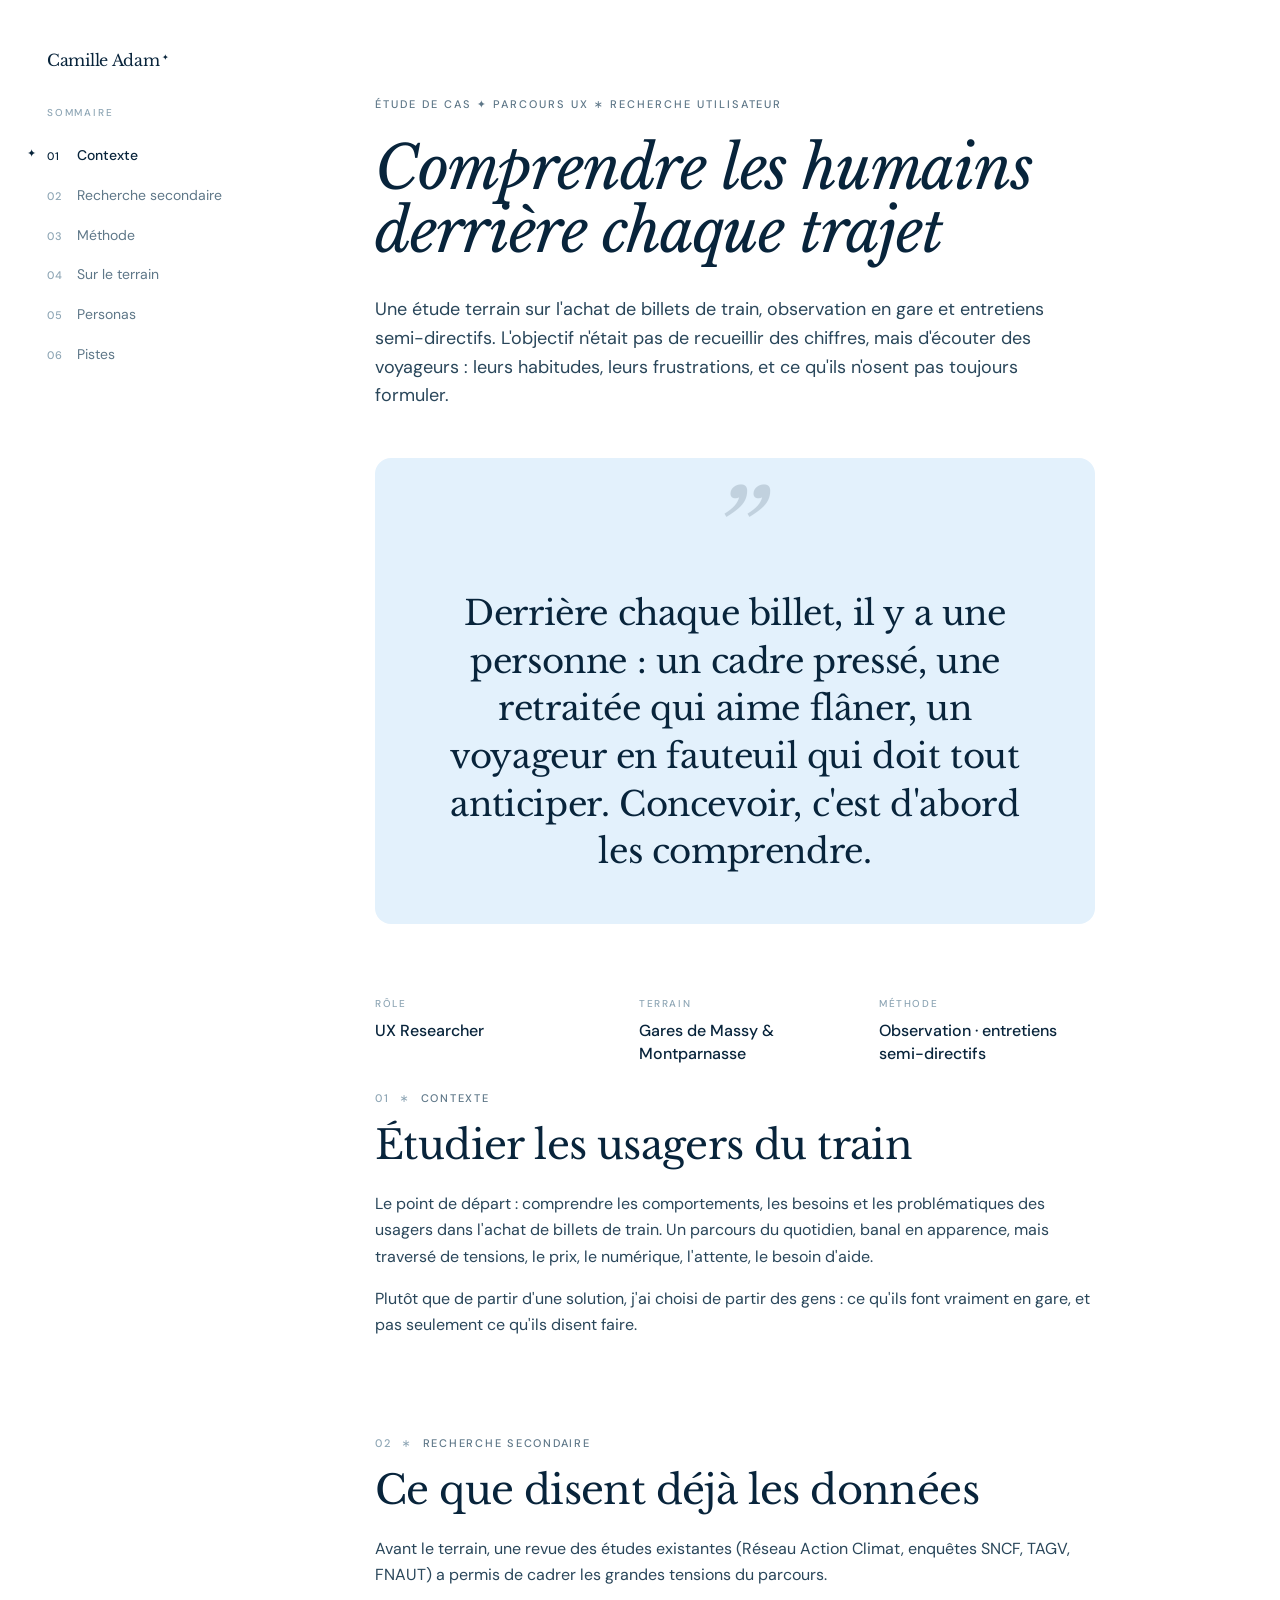
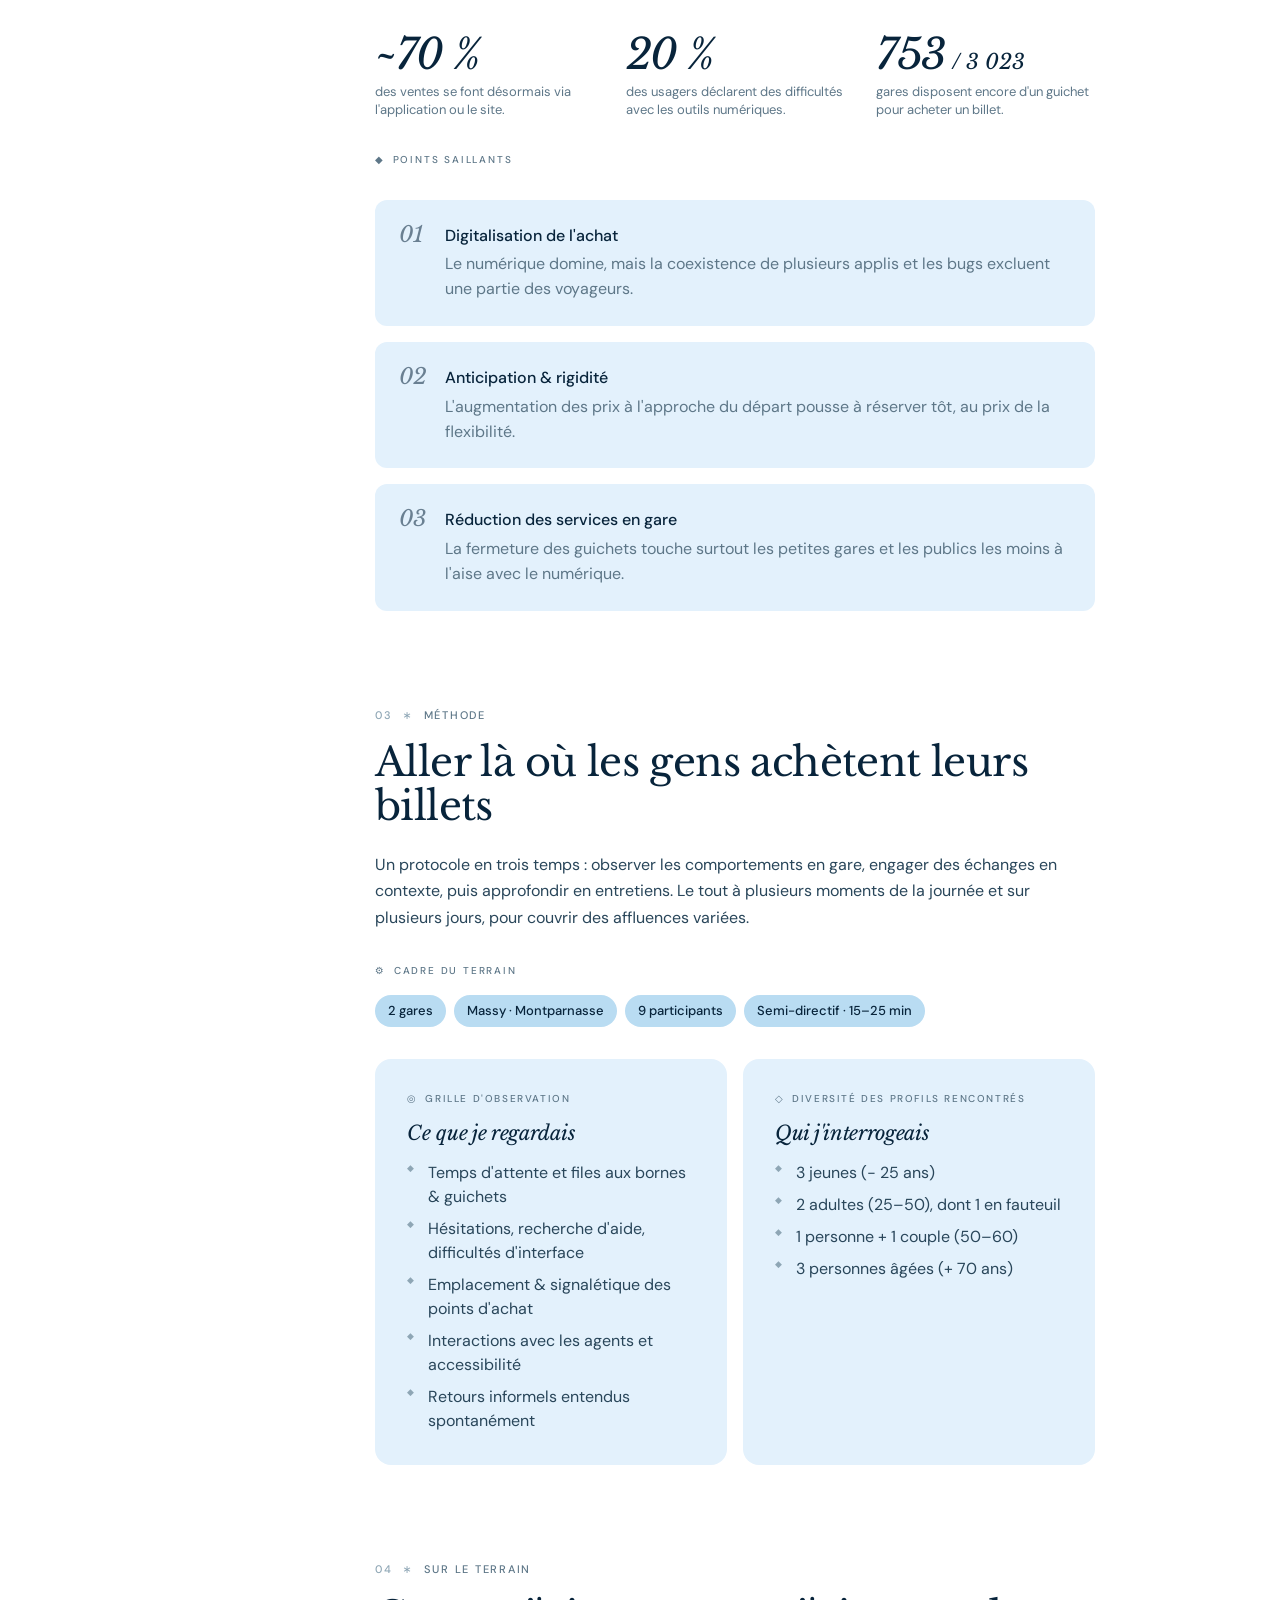
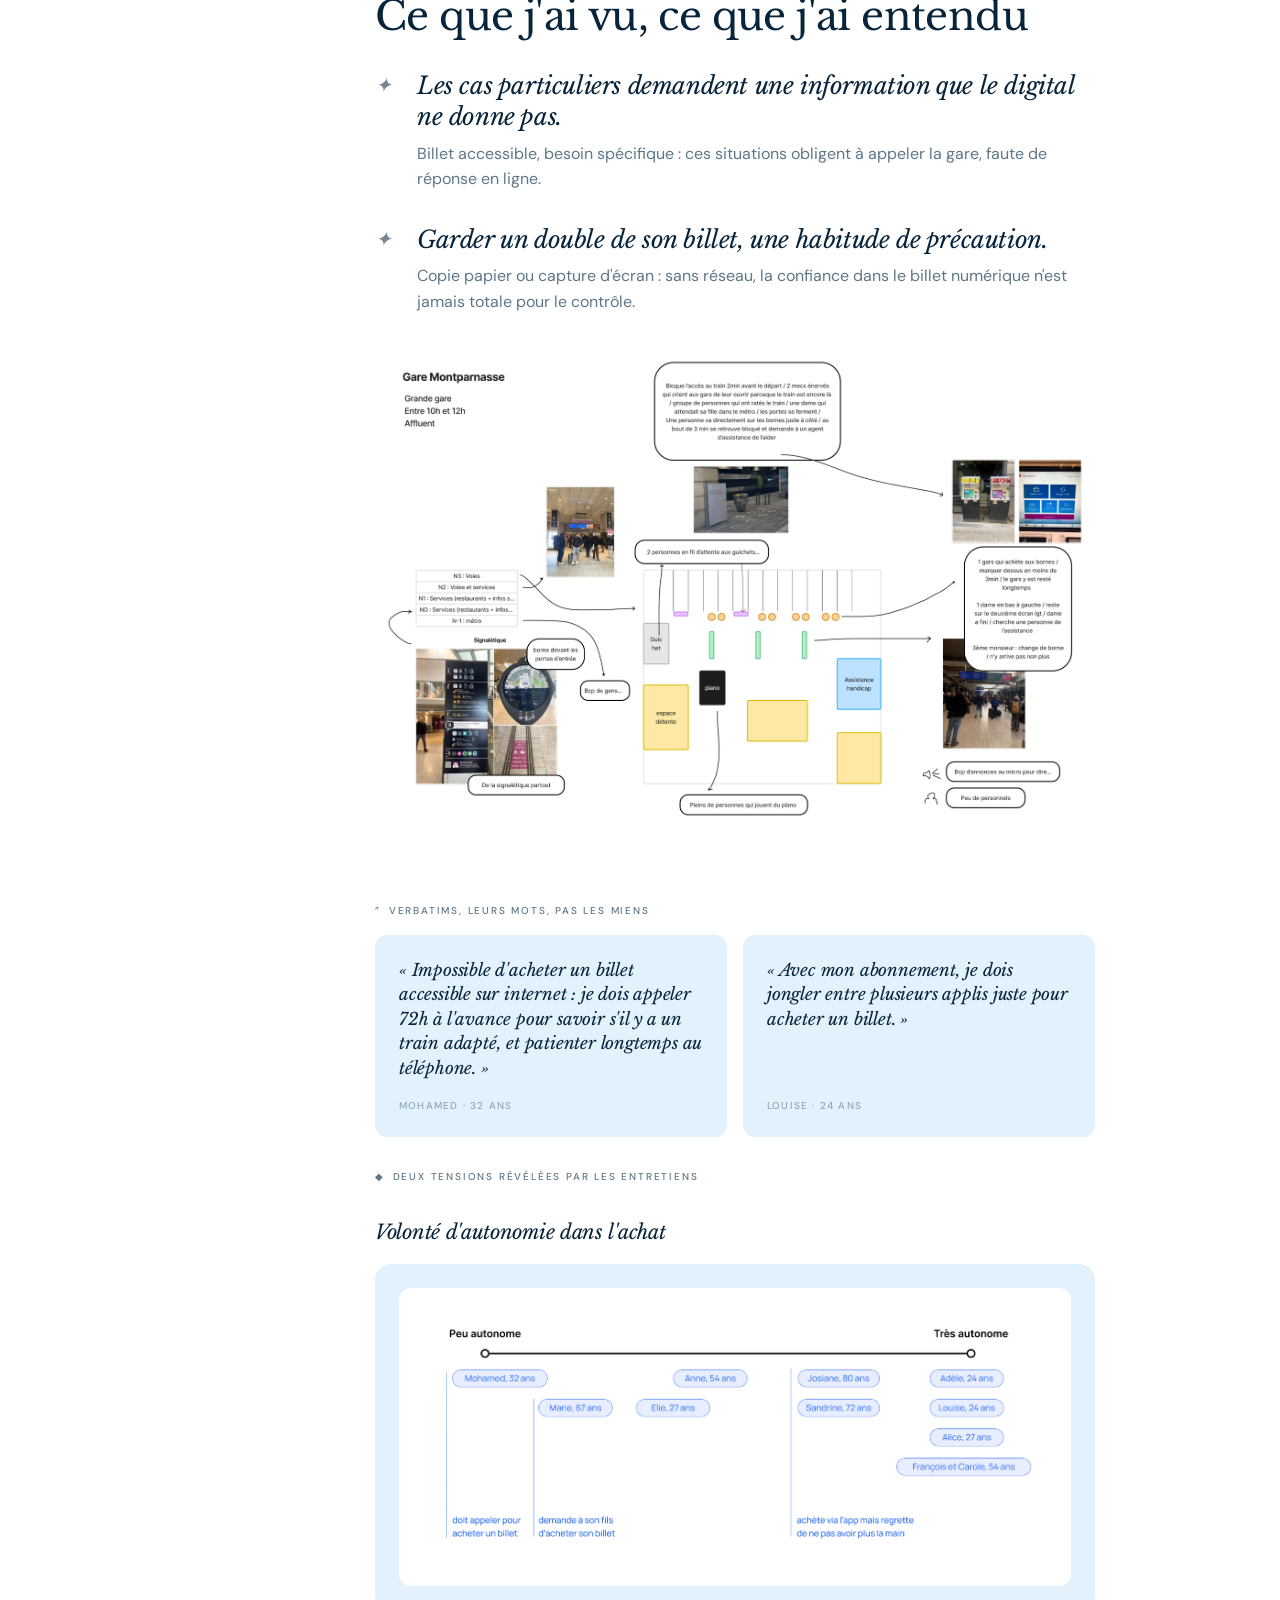
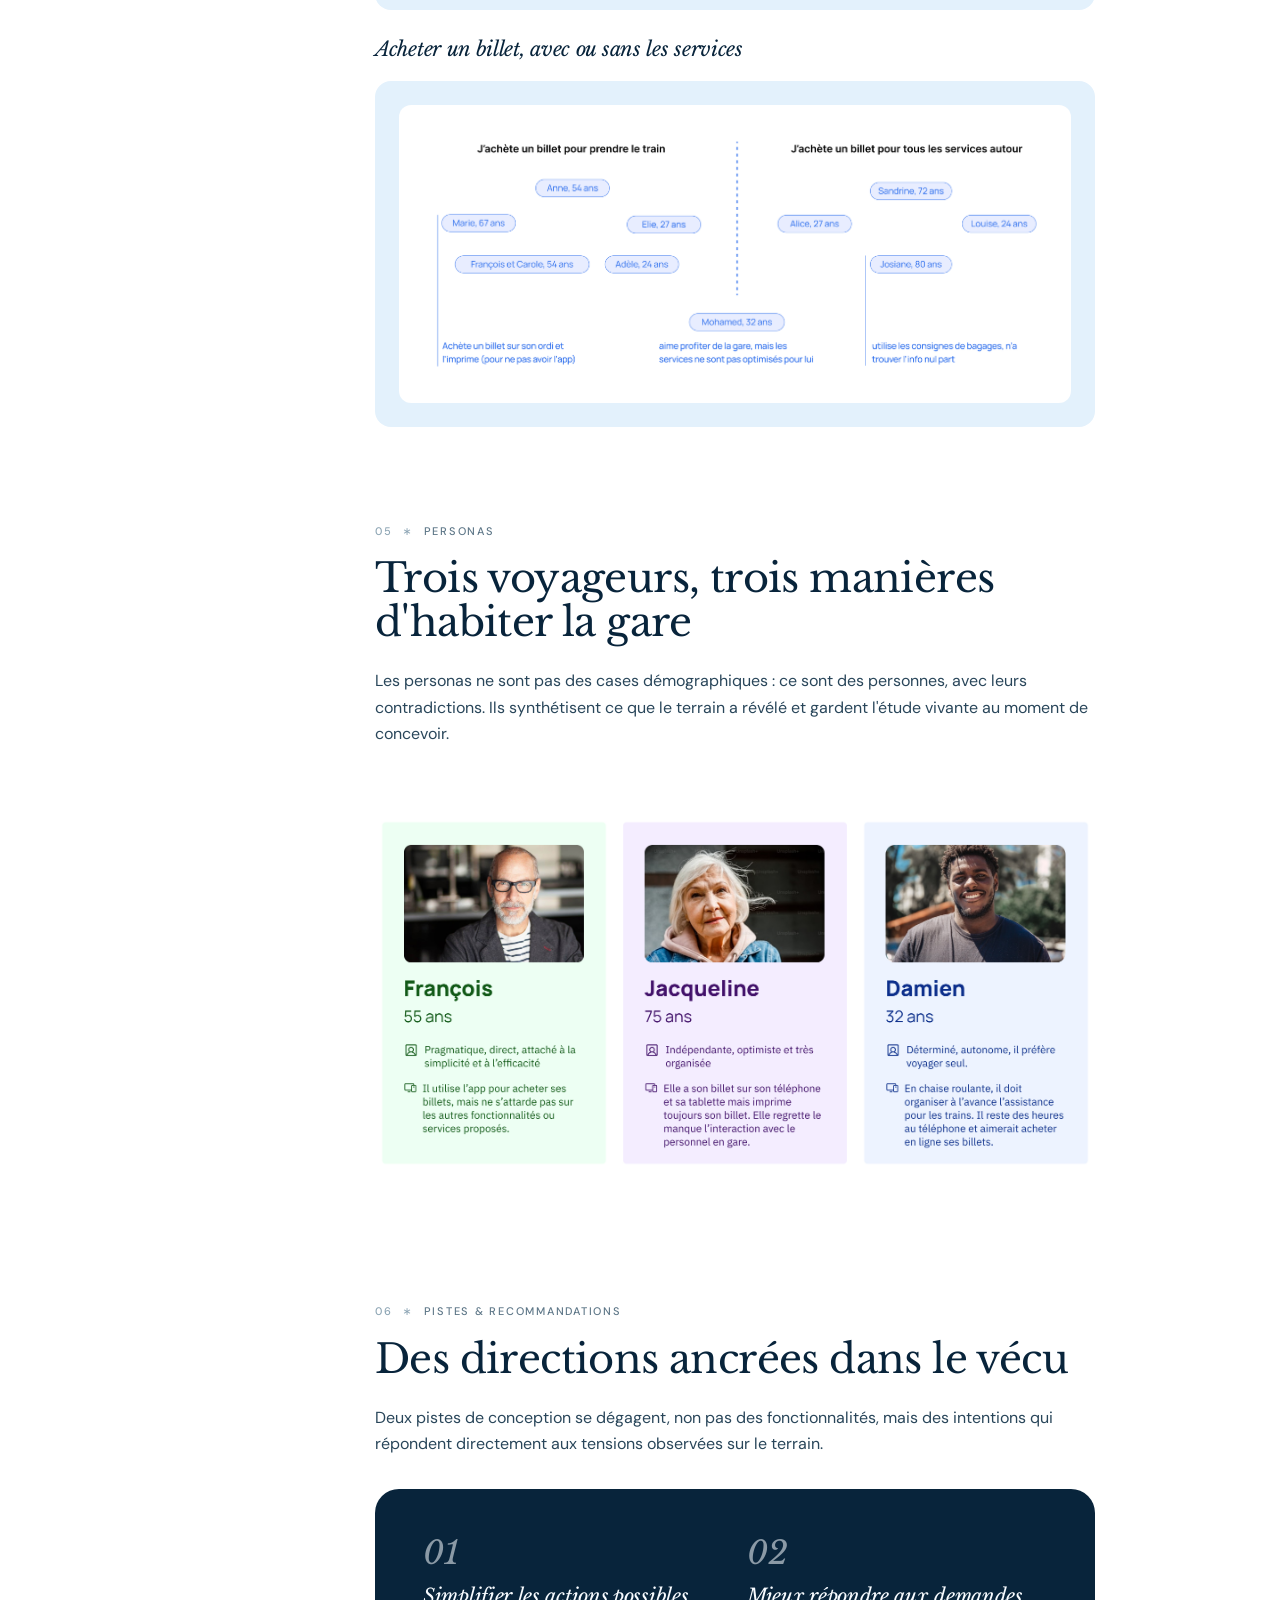
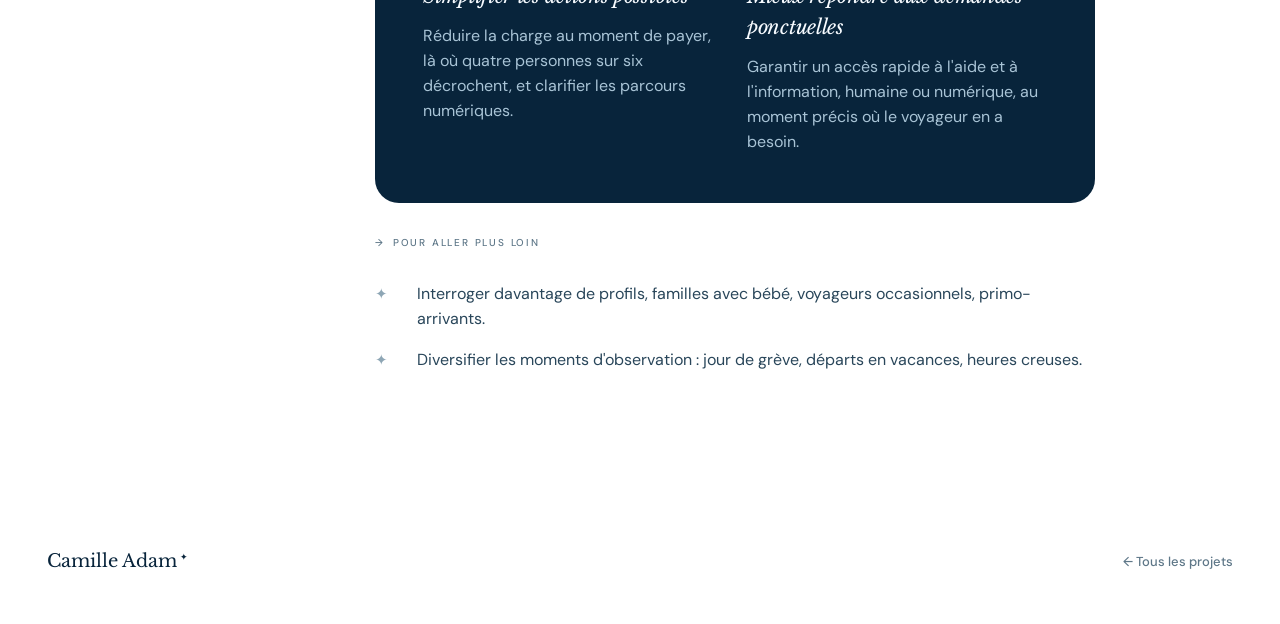
<file: Etude de cas - Recherche voyageurs.html>
<!DOCTYPE html>
<html lang="fr">
<head>
<meta charset="UTF-8">
<meta name="viewport" content="width=device-width, initial-scale=1.0">
<title>À l'écoute des voyageurs — Camille Adam</title>
<link rel="preconnect" href="https://fonts.googleapis.com">
<link href="https://fonts.googleapis.com/css2?family=Libre+Baskerville:ital,wght@0,400;0,700;1,400&family=DM+Sans:ital,opsz,wght@0,9..40,300;0,9..40,400;0,9..40,500;0,9..40,700&display=swap" rel="stylesheet">
<style>

:root {
  --color-canvas:          #FFFFFF;
  --color-canvas-soft:     #E3F1FC;
  --color-surface-card:    #B9DCF2;
  --color-surface-dark:    #08243B;
  --color-surface-dark-el: #123B59;
  --color-ink:             #08243B;
  --color-body:            #29465A;
  --color-muted:           #5E7788;
  --color-muted-soft:      #8EA6B5;
.meta-val { font-family: var(--font-body); font-size: 16px; font-weight: 500; color: var(--color-ink); line-height: 1.45; }
  --color-hairline-soft:   #D9EBF7;
  --color-on-dark:         #F7FBFF;
  --color-on-dark-soft:    #A9C4D6;

  --font-display: 'Libre Baskerville', Georgia, serif;
  --font-body:    'DM Sans', system-ui, sans-serif;

  --space-xs:  8px;
  --space-sm:  12px;
  --space-md:  16px;
  --space-lg:  24px;
  --space-xl:  32px;
  --space-xxl: 48px;
  --space-section: 96px;

  --radius-sm: 6px;
  --radius-md: 8px;
  --radius-lg: 12px;
  --radius-xl: 16px;
}

*, *::before, *::after { margin: 0; padding: 0; box-sizing: border-box; }
html { overflow-x: hidden; scrollbar-gutter: stable both-edges; }
body {
  background: var(--color-canvas); color: var(--color-ink);
  font-family: var(--font-body); font-size: 16px; font-weight: 400; line-height: 1.55;
  -webkit-font-smoothing: antialiased;
}
a { text-decoration: none; color: inherit; }

@keyframes fadeUp { from { opacity: 0; transform: translateY(16px); } to { opacity: 1; transform: translateY(0); } }
@media (prefers-reduced-motion: no-preference) {
  .fade-up { animation: fadeUp 0.6s ease both; }
  .fade-up-1 { animation-delay: 0.05s; } .fade-up-2 { animation-delay: 0.15s; }
  .fade-up-3 { animation-delay: 0.25s; } .fade-up-4 { animation-delay: 0.35s; }
}

/* LAYOUT */
.shell {
  max-width: 1400px; margin: 0 auto; padding: 0 var(--space-xl);
  display: grid; grid-template-columns: 232px minmax(0, 1fr);
  gap: var(--space-section); align-items: start;
}
.rail { position: sticky; top: 0; height: 100vh; display: flex; flex-direction: column; padding: var(--space-xxl) 0; }
.rail-sig { font-family: var(--font-display); font-style: normal; font-size: 16px; color: var(--color-ink); letter-spacing: -0.3px; margin-bottom: var(--space-xl); }
.rail-sig span { font-size: 0.5em; vertical-align: super; margin-left: 3px; }

.pagehead { position: fixed; bottom: var(--space-lg); left: var(--space-xxl); z-index: 50; }
.lang-switch { display: inline-flex; align-items: center; gap: 6px; }
.lang-switch button { font-family: var(--font-body); font-size: 12px; font-weight: 500; letter-spacing: 0.04em; color: var(--color-muted-soft); background: none; border: none; padding: 2px; cursor: pointer; transition: color 0.15s ease; }
.lang-switch button:hover { color: var(--color-muted); }
.lang-switch button.active { color: var(--color-ink); }
.lang-sep { color: var(--color-muted-soft); font-size: 11px; }

.rail-label { font-family: var(--font-body); font-size: 10px; font-weight: 500; letter-spacing: 0.18em; text-transform: uppercase; color: var(--color-muted-soft); margin-bottom: var(--space-md); }
.rail-nav { display: flex; flex-direction: column; list-style: none; }
.rail-nav a { display: grid; grid-template-columns: 22px 1fr; align-items: baseline; gap: var(--space-xs); padding: 9px 0; font-family: var(--font-body); font-size: 14px; font-weight: 400; color: var(--color-muted); transition: color 0.15s ease; cursor: pointer; position: relative; }
.rail-nav a .n { font-size: 11px; font-weight: 500; letter-spacing: 0.06em; color: var(--color-muted-soft); transition: color 0.15s ease; }
.rail-nav a:hover { color: var(--color-ink); }
.rail-nav a.active { color: var(--color-ink); font-weight: 500; }
.rail-nav a.active .n { color: var(--color-ink); }
.rail-nav a.active::before { content: '✦'; position: absolute; left: -20px; top: 9px; font-size: 11px; color: var(--color-ink); }
.rail-foot { margin-top: auto; padding-top: var(--space-lg); border-top: 1px solid var(--color-hairline); }
.rail-contact { font-family: var(--font-body); font-size: 13px; font-weight: 500; color: var(--color-muted); display: inline-flex; align-items: center; gap: 6px; transition: color 0.15s ease; }
.rail-contact:hover { color: var(--color-ink); }

.content { max-width: 720px; padding: var(--space-section) 0 var(--space-xxl); }

/* HERO */
.eyebrow { font-family: var(--font-body); font-size: 11px; font-weight: 500; letter-spacing: 0.18em; text-transform: uppercase; color: var(--color-muted); margin-bottom: var(--space-lg); }
.hero-title { font-family: var(--font-display); font-style: italic; font-size: clamp(40px, 5vw, 60px); font-weight: 400; line-height: 1.05; letter-spacing: -1.2px; color: var(--color-ink); margin-bottom: var(--space-xl); }
.hero-context { font-family: var(--font-body); font-size: 18px; font-weight: 400; color: var(--color-body); line-height: 1.6; margin-bottom: var(--space-xxl); }

/* Empathy statement (hero closer) — treated as a full illustration moment */
.empathy {
  background: var(--color-canvas-soft);
  border-radius: var(--radius-xl);
  padding: var(--space-xxl);
  margin-bottom: var(--space-xxl);
  position: relative;
  overflow: hidden;
  text-align: center;
}
.empathy-glyph { font-family: var(--font-display); font-style: italic; font-size: clamp(64px, 11vw, 120px); line-height: 0.6; color: var(--color-ink); opacity: 0.15; display: block; margin-bottom: var(--space-sm); }
.empathy-text { font-family: var(--font-display); font-style: normal; font-size: clamp(24px, 3.2vw, 34px); font-weight: 400; line-height: 1.4; letter-spacing: -0.4px; color: var(--color-ink); max-width: 620px; margin: 0 auto; position: relative; }

.meta { display: grid; grid-template-columns: repeat(3, 1fr); border-top: 1px solid var(--color-hairline); border-bottom: 1px solid var(--color-hairline); }
.meta-cell { padding: var(--space-lg) var(--space-lg) var(--space-lg) 0; }
.meta-cell + .meta-cell { padding-left: var(--space-lg); border-left: 1px solid var(--color-hairline); }
.meta-key { font-family: var(--font-body); font-size: 10px; font-weight: 500; letter-spacing: 0.16em; text-transform: uppercase; color: var(--color-muted-soft); margin-bottom: var(--space-xs); }
.meta-val { font-family: var(--font-body); font-size: 16px; font-weight: 500; color: var(--color-ink); line-height: 1.45; }

.method { border-bottom: 1px solid var(--color-hairline); padding: var(--space-lg) 0; margin-bottom: var(--space-section); }
.method .meta-key { margin-bottom: var(--space-sm); }
.method-flow { display: flex; flex-wrap: wrap; align-items: center; gap: var(--space-xs) 10px; }
.method-step { font-family: var(--font-body); font-size: 13px; font-weight: 500; color: var(--color-ink); background: var(--color-surface-card); border: 1px solid var(--color-hairline); padding: 5px 12px; border-radius: 999px; white-space: nowrap; }
.method-arrow { color: var(--color-muted-soft); font-size: 13px; }

/* SECTIONS */
.section { padding-top: var(--space-section); scroll-margin-top: var(--space-xl); }
.section:first-of-type { padding-top: 0; }
.sec-eyebrow { font-family: var(--font-body); font-size: 11px; font-weight: 500; letter-spacing: 0.16em; text-transform: uppercase; color: var(--color-muted); display: flex; align-items: center; gap: 10px; margin-bottom: var(--space-md); }
.sec-eyebrow .num, .sec-eyebrow .sep { color: var(--color-muted-soft); }
.sec-title { font-family: var(--font-display); font-size: clamp(28px, 3.4vw, 40px); font-weight: 400; line-height: 1.1; letter-spacing: -0.6px; color: var(--color-ink); margin-bottom: var(--space-lg); }
.prose { font-family: var(--font-body); font-size: 16px; font-weight: 400; color: var(--color-body); line-height: 1.65; }
.prose + .prose { margin-top: var(--space-md); }

/* Stats */
.stats { display: grid; grid-template-columns: repeat(3, 1fr); gap: var(--space-lg) var(--space-xl); margin-top: var(--space-xl); }
.stat { border-top: 1px solid var(--color-hairline); padding-top: var(--space-sm); }
.stat-num { font-family: var(--font-display); font-style: italic; font-size: clamp(30px, 3.6vw, 42px); font-weight: 400; line-height: 1; letter-spacing: -1.5px; color: var(--color-ink); margin-bottom: var(--space-xs); }
.stat-label { font-family: var(--font-body); font-size: 13px; font-weight: 400; color: var(--color-muted); line-height: 1.45; }

/* Numbered points (needs) */
.needs { display: flex; flex-direction: column; gap: var(--space-md); margin-top: var(--space-xl); }
.need { display: grid; grid-template-columns: 30px 1fr; gap: var(--space-md); align-items: start; background: var(--color-canvas-soft); border: 1px solid var(--color-hairline); border-radius: var(--radius-lg); padding: var(--space-lg); }
.need-num { font-family: var(--font-display); font-style: italic; font-size: 22px; color: var(--color-ink); line-height: 1; opacity: 0.55; }
.need-title { font-family: var(--font-body); font-size: 16px; font-weight: 500; color: var(--color-ink); margin-bottom: 4px; }
.need-desc { font-family: var(--font-body); font-size: 16px; font-weight: 400; color: var(--color-muted); line-height: 1.55; }

/* Insight */
.insight { margin-top: var(--space-xl); background: var(--color-surface-card); border: 1px solid var(--color-hairline); border-radius: var(--radius-xl); padding: var(--space-xl) var(--space-xxl); }
.insight-label { font-family: var(--font-body); font-size: 10px; font-weight: 500; letter-spacing: 0.18em; text-transform: uppercase; color: var(--color-muted); display: flex; align-items: center; gap: 8px; margin-bottom: var(--space-sm); }
.insight-text { font-family: var(--font-display); font-style: italic; font-size: 24px; font-weight: 400; line-height: 1.35; letter-spacing: -0.4px; color: var(--color-ink); }

/* Chips */
.chips-label { font-family: var(--font-body); font-size: 10px; font-weight: 500; letter-spacing: 0.18em; text-transform: uppercase; color: var(--color-muted); display: flex; align-items: center; gap: 8px; margin: var(--space-xl) 0 var(--space-md); }
.chips { display: flex; flex-wrap: wrap; gap: var(--space-xs); }
.chip { font-family: var(--font-body); font-size: 13px; font-weight: 500; color: var(--color-ink); background: var(--color-surface-card); border: 1px solid var(--color-hairline); padding: 6px 13px; border-radius: 999px; }
.chip.is-soft { background: var(--color-canvas-soft); color: var(--color-muted); }

/* Two-up cards */
.duo { display: grid; grid-template-columns: 1fr 1fr; gap: var(--space-md); margin-top: var(--space-xl); }
.plate { margin-top: var(--space-xl); }
.plate img { display: block; width: 100%; height: auto; border-radius: var(--radius-xl); border: 1px solid var(--color-hairline); }
.personas-image img { width: 110%; max-width: none; margin-left: -5%; }
.method-image { margin-top: var(--space-xl); }
.duo-card { border-radius: var(--radius-xl); border: 1px solid var(--color-hairline); background: var(--color-canvas-soft); padding: var(--space-xl); }
.duo-key { font-family: var(--font-body); font-size: 10px; font-weight: 500; letter-spacing: 0.16em; text-transform: uppercase; color: var(--color-muted); display: flex; align-items: center; gap: 8px; margin-bottom: var(--space-sm); }
.duo-head { font-family: var(--font-display); font-style: italic; font-size: 20px; letter-spacing: -0.3px; color: var(--color-ink); margin-bottom: var(--space-sm); }
.duo-body { font-family: var(--font-body); font-size: 16px; color: var(--color-body); line-height: 1.55; }
.duo-list { list-style: none; display: flex; flex-direction: column; gap: 8px; margin-top: var(--space-sm); }
.duo-list li { font-family: var(--font-body); font-size: 16px; color: var(--color-body); line-height: 1.5; display: grid; grid-template-columns: 15px 1fr; gap: 6px; }
.duo-list li::before { content: '◆'; color: var(--color-muted-soft); font-size: 9px; line-height: 1.6; }

/* Learnings */
.learnings { display: flex; flex-direction: column; gap: var(--space-xl); margin-top: var(--space-xl); }
.learn { display: grid; grid-template-columns: 26px 1fr; gap: var(--space-md); align-items: start; }
.learn-glyph { font-family: var(--font-display); font-style: italic; font-size: 20px; color: var(--color-ink); opacity: 0.55; line-height: 1.5; }
.learn-title { font-family: var(--font-display); font-style: italic; font-size: clamp(20px, 2.4vw, 24px); line-height: 1.3; letter-spacing: -0.4px; color: var(--color-ink); margin-bottom: var(--space-xs); }
.learn-body { font-family: var(--font-body); font-size: 16px; color: var(--color-muted); line-height: 1.6; }

/* Verbatims */
.verbatims-label { font-family: var(--font-body); font-size: 10px; font-weight: 500; letter-spacing: 0.18em; text-transform: uppercase; color: var(--color-muted); display: flex; align-items: center; gap: 8px; margin: var(--space-xxl) 0 var(--space-md); }
.verbatim-grid { display: grid; grid-template-columns: 1fr 1fr; gap: var(--space-md); }
.verbatim { border-radius: var(--radius-lg); border: 1px solid var(--color-hairline); background: var(--color-canvas-soft); padding: var(--space-lg); display: flex; flex-direction: column; gap: var(--space-md); }
.verbatim-text { font-family: var(--font-display); font-style: italic; font-size: 17px; color: var(--color-ink); line-height: 1.45; letter-spacing: -0.2px; }
.verbatim-tag { margin-top: auto; font-family: var(--font-body); font-size: 10px; font-weight: 500; letter-spacing: 0.12em; text-transform: uppercase; color: var(--color-muted-soft); }

/* Tension spectrum (interview axes) */
.spectrum { display: flex; flex-direction: column; gap: var(--space-lg); margin-top: var(--space-xl); }
.spec-head { font-family: var(--font-display); font-style: italic; font-size: 20px; color: var(--color-ink); letter-spacing: -0.3px; margin-bottom: var(--space-md); }
.spec-bar { display: grid; grid-template-columns: 1fr auto 1fr; align-items: center; gap: var(--space-md); }
.spec-pole { font-family: var(--font-body); font-size: 11px; font-weight: 500; letter-spacing: 0.1em; text-transform: uppercase; color: var(--color-muted); }
.spec-pole.right { text-align: right; }
.spec-line { position: relative; height: 2px; background: var(--color-hairline); border-radius: 2px; }
.spec-line::before, .spec-line::after { content: ''; position: absolute; top: 50%; width: 7px; height: 7px; border-radius: 50%; background: var(--color-ink); transform: translateY(-50%); }
.spec-line::before { left: 0; } .spec-line::after { right: 0; }
.spec-points { list-style: none; display: grid; grid-template-columns: repeat(3, 1fr); gap: var(--space-md); margin-top: var(--space-lg); }
.spec-points li { font-family: var(--font-body); font-size: 13px; color: var(--color-body); line-height: 1.5; padding-top: var(--space-sm); border-top: 1px solid var(--color-hairline); }
.spec-image { background: var(--color-canvas-soft); border-radius: var(--radius-xl); padding: var(--space-lg); }
.spec-image img { display: block; width: 100%; height: auto; border-radius: var(--radius-lg); }

/* Personas */
.personas { display: flex; flex-direction: column; gap: var(--space-lg); margin-top: var(--space-xl); }
.persona { background: var(--color-canvas-soft); border: 1px solid var(--color-hairline); border-radius: var(--radius-xl); padding: var(--space-xl); }
.persona-top { display: grid; grid-template-columns: 56px 1fr; gap: var(--space-md); align-items: center; margin-bottom: var(--space-md); }
.persona-avatar { width: 56px; height: 56px; border-radius: 50%; background: var(--color-surface-card); border: 1px solid var(--color-hairline); display: flex; align-items: center; justify-content: center; font-family: var(--font-display); font-style: italic; font-size: 24px; color: var(--color-ink); }
.persona-name { font-family: var(--font-body); font-size: 18px; font-weight: 500; color: var(--color-ink); }
.persona-meta { font-family: var(--font-body); font-size: 13px; color: var(--color-muted); }
.persona-quote { font-family: var(--font-display); font-style: italic; font-size: 19px; line-height: 1.4; letter-spacing: -0.2px; color: var(--color-ink); padding: var(--space-md) 0 var(--space-lg); border-bottom: 1px solid var(--color-hairline); margin-bottom: var(--space-lg); }
.persona-cols { display: grid; grid-template-columns: repeat(3, 1fr); gap: var(--space-lg); }
.persona-col-key { font-family: var(--font-body); font-size: 10px; font-weight: 500; letter-spacing: 0.14em; text-transform: uppercase; color: var(--color-muted-soft); margin-bottom: var(--space-sm); }
.persona-col ul { list-style: none; display: flex; flex-direction: column; gap: 6px; }
.persona-col li { font-family: var(--font-body); font-size: 13px; color: var(--color-body); line-height: 1.45; display: grid; grid-template-columns: 13px 1fr; gap: 5px; }
.persona-col li::before { content: '·'; color: var(--color-muted-soft); font-size: 16px; line-height: 1; }

/* Reco (dark band) */
.reco { margin-top: var(--space-xl); background: var(--color-surface-dark); border-radius: 24px; padding: var(--space-xxl); }
.reco-grid { display: grid; grid-template-columns: repeat(2, 1fr); gap: var(--space-lg); }
.reco-card { display: flex; flex-direction: column; gap: var(--space-sm); }
.reco-num { font-family: var(--font-display); font-style: italic; font-size: 32px; color: var(--color-on-dark); line-height: 1; opacity: 0.55; }
.reco-head { font-family: var(--font-display); font-style: italic; font-size: 20px; color: var(--color-on-dark); letter-spacing: -0.3px; }
.reco-body { font-family: var(--font-body); font-size: 16px; color: var(--color-on-dark-soft); line-height: 1.55; }

.next { display: flex; flex-direction: column; gap: var(--space-md); margin-top: var(--space-xl); }
.next-item { display: grid; grid-template-columns: 26px 1fr; gap: var(--space-md); align-items: baseline; }
.next-glyph { font-family: var(--font-body); font-size: 15px; color: var(--color-muted-soft); }
.next-body { font-family: var(--font-body); font-size: 16px; color: var(--color-body); line-height: 1.55; }

/* CLOSER */
.closer { grid-column: 1 / -1; padding-bottom: var(--space-xxl); padding-top: var(--space-xl); border-top: 1px solid var(--color-hairline); display: flex; align-items: center; justify-content: space-between; gap: var(--space-lg); flex-wrap: wrap; }
.closer-name { font-family: var(--font-display); font-style: normal; font-size: 18px; color: var(--color-ink); }
.closer-name span { font-size: 0.5em; vertical-align: super; margin-left: 3px; }
.closer-links { display: flex; gap: var(--space-lg); flex-wrap: wrap; }
.closer-links a { font-family: var(--font-body); font-size: 13px; font-weight: 500; color: var(--color-muted); transition: color 0.15s ease; }
.closer-links a:hover { color: var(--color-ink); }

/* RESPONSIVE */
@media (max-width: 920px) {
  .shell { grid-template-columns: 1fr; gap: 0; padding: 0 var(--space-lg); }
  .rail { position: static; height: auto; flex-direction: row; flex-wrap: wrap; align-items: center; gap: var(--space-md) var(--space-lg); padding: var(--space-lg) 0; border-bottom: 1px solid var(--color-hairline); }
  .rail-sig { margin-bottom: 0; }
  .pagehead { bottom: var(--space-md); left: var(--space-lg); }
  .rail-label { display: none; }
  .rail-nav { flex-direction: row; flex-wrap: wrap; gap: 0 var(--space-md); width: 100%; }
  .rail-nav { flex-direction: row; flex-wrap: wrap; gap: 0 var(--space-md); width: 100%; }
  .rail-nav a { padding: 6px 0; }
  .rail-nav a.active::before { display: none; }
  .rail-foot { display: none; }
  .content { padding-top: var(--space-xxl); }
  .empathy { padding: var(--space-xl) var(--space-lg); }
  .meta { grid-template-columns: 1fr; }
  .meta-cell + .meta-cell { border-left: none; border-top: 1px solid var(--color-hairline); padding-left: 0; }
  .stats { grid-template-columns: 1fr; }
  .duo { grid-template-columns: 1fr; }
  .verbatim-grid { grid-template-columns: 1fr; }
  .spec-points { grid-template-columns: 1fr; }
  .persona-cols { grid-template-columns: 1fr; gap: var(--space-md); }
  .reco-grid { grid-template-columns: 1fr; gap: var(--space-xl); }
  .reco { padding: var(--space-xl) var(--space-lg); }
}

</style>
</head>
<body>

<div class="shell">

  <aside class="rail">
    <a href="index.html" class="rail-sig">Camille Adam<span>✦</span></a>
    <div class="rail-label" data-i18n="rail.toc">Sommaire</div>
    <ul class="rail-nav" id="railnav">
      <li><a data-anchor="contexte"><span class="n">01</span><span data-i18n="rail.contexte">Contexte</span></a></li>
      <li><a data-anchor="secondaire"><span class="n">02</span><span data-i18n="rail.secondaire">Recherche secondaire</span></a></li>
      <li><a data-anchor="methode"><span class="n">03</span><span data-i18n="rail.methode">Méthode</span></a></li>
      <li><a data-anchor="terrain"><span class="n">04</span><span data-i18n="rail.terrain">Sur le terrain</span></a></li>
      <li><a data-anchor="personas"><span class="n">05</span><span data-i18n="rail.personas">Personas</span></a></li>
      <li><a data-anchor="pistes"><span class="n">06</span><span data-i18n="rail.pistes">Pistes</span></a></li>
    </ul>
  </aside>

  <div class="content" data-screen-label="Étude de cas — Recherche voyageurs">

    <!-- HERO -->
    <div class="eyebrow fade-up fade-up-1" data-i18n="hero.eyebrow">Étude de cas ✦ Parcours UX ∗ Recherche utilisateur</div>
    <h1 class="hero-title fade-up fade-up-2" data-i18n="hero.title">Comprendre les humains derrière chaque trajet</h1>
    <p class="hero-context fade-up fade-up-3" data-i18n="hero.context">
      Une étude terrain sur l'achat de billets de train — observation en gare et entretiens semi-directifs.
      L'objectif n'était pas de recueillir des chiffres, mais d'écouter des voyageurs : leurs habitudes,
      leurs frustrations, et ce qu'ils n'osent pas toujours formuler.
    </p>

    <div class="empathy fade-up fade-up-4">
      <span class="empathy-glyph">”</span>
      <p class="empathy-text" data-i18n="hero.empathy">
        Derrière chaque billet, il y a une personne : un cadre pressé, une retraitée qui aime flâner,
        un voyageur en fauteuil qui doit tout anticiper. Concevoir, c'est d'abord les comprendre.
      </p>
    </div>

    <div class="meta fade-up fade-up-4">
      <div class="meta-cell">
        <div class="meta-key" data-i18n="meta.role">Rôle</div>
        <div class="meta-val" data-i18n="meta.roleVal">UX Researcher</div>
      </div>
      <div class="meta-cell">
        <div class="meta-key" data-i18n="meta.terrain">Terrain</div>
        <div class="meta-val" data-i18n="meta.terrainVal">Gares de Massy & Montparnasse</div>
      </div>
      <div class="meta-cell">
        <div class="meta-key" data-i18n="meta.method">Méthode</div>
        <div class="meta-val" data-i18n="meta.methodVal">Observation · entretiens semi-directifs</div>
      </div>
    </div>


    <!-- 01 CONTEXTE -->
    <section class="section" id="contexte">
      <div class="sec-eyebrow"><span class="num">01</span><span class="sep">∗</span> <span data-i18n="sec.contexte">Contexte</span></div>
      <h2 class="sec-title" data-i18n="ctx.title">Étudier les usagers du train</h2>
      <p class="prose" data-i18n="ctx.p1">
        Le point de départ : comprendre les comportements, les besoins et les problématiques des
        usagers dans l'achat de billets de train. Un parcours du quotidien, banal en apparence, mais
        traversé de tensions — le prix, le numérique, l'attente, le besoin d'aide.
      </p>
      <p class="prose" data-i18n="ctx.p2">
        Plutôt que de partir d'une solution, j'ai choisi de partir des gens : ce qu'ils font vraiment
        en gare, et pas seulement ce qu'ils disent faire.
      </p>
    </section>

    <!-- 02 RECHERCHE SECONDAIRE -->
    <section class="section" id="secondaire">
      <div class="sec-eyebrow"><span class="num">02</span><span class="sep">∗</span> <span data-i18n="sec.secondaire">Recherche secondaire</span></div>
      <h2 class="sec-title" data-i18n="sec2.title">Ce que disent déjà les données</h2>
      <p class="prose" data-i18n="sec2.p1">
        Avant le terrain, une revue des études existantes (Réseau Action Climat, enquêtes SNCF, TAGV,
        FNAUT) a permis de cadrer les grandes tensions du parcours.
      </p>

      <div class="stats">
        <div class="stat">
          <div class="stat-num">~70 %</div>
          <div class="stat-label" data-i18n="s.stat2">des ventes se font désormais via l'application ou le site.</div>
        </div>
        <div class="stat">
          <div class="stat-num">20 %</div>
          <div class="stat-label" data-i18n="s.stat3">des usagers déclarent des difficultés avec les outils numériques.</div>
        </div>
        <div class="stat">
          <div class="stat-num">753<span style="font-size:0.5em; letter-spacing:0;"> / 3 023</span></div>
          <div class="stat-label" data-i18n="s.stat4">gares disposent encore d'un guichet pour acheter un billet.</div>
        </div>
      </div>

      <div class="chips-label"><span>◆</span> <span data-i18n="s.pointsLabel">Points saillants</span></div>
      <div class="needs">
        <div class="need"><div class="need-num">01</div><div>
          <div class="need-title" data-i18n="s.p2t">Digitalisation de l'achat</div>
          <div class="need-desc" data-i18n="s.p2d">Le numérique domine, mais la coexistence de plusieurs applis et les bugs excluent une partie des voyageurs.</div>
        </div></div>
        <div class="need"><div class="need-num">02</div><div>
          <div class="need-title" data-i18n="s.p3t">Anticipation & rigidité</div>
          <div class="need-desc" data-i18n="s.p3d">L'augmentation des prix à l'approche du départ pousse à réserver tôt, au prix de la flexibilité.</div>
        </div></div>
        <div class="need"><div class="need-num">03</div><div>
          <div class="need-title" data-i18n="s.p4t">Réduction des services en gare</div>
          <div class="need-desc" data-i18n="s.p4d">La fermeture des guichets touche surtout les petites gares et les publics les moins à l'aise avec le numérique.</div>
        </div></div>
      </div>
    </section>

    <!-- 03 MÉTHODE -->
    <section class="section" id="methode">
      <div class="sec-eyebrow"><span class="num">03</span><span class="sep">∗</span> <span data-i18n="sec.methode">Méthode</span></div>
      <h2 class="sec-title" data-i18n="m.title">Aller là où les gens achètent leurs billets</h2>
      <p class="prose" data-i18n="m.p1">
        Un protocole en trois temps : observer les comportements en gare, engager des échanges en
        contexte, puis approfondir en entretiens. Le tout à plusieurs moments de la journée et sur
        plusieurs jours, pour couvrir des affluences variées.
      </p>
      <div class="chips-label"><span>⚙</span> <span data-i18n="m.frameLabel">Cadre du terrain</span></div>
      <div class="chips">
        <span class="chip">2 gares</span>
        <span class="chip">Massy · Montparnasse</span>
        <span class="chip">9 participants</span>
        <span class="chip">Semi-directif · 15–25 min</span>
      </div>

      <div class="duo">
        <div class="duo-card">
          <div class="duo-key"><span>◎</span> <span data-i18n="m.gridKey">Grille d'observation</span></div>
          <div class="duo-head" data-i18n="m.gridHead">Ce que je regardais</div>
          <ul class="duo-list">
            <li data-i18n="m.g1">Temps d'attente et files aux bornes & guichets</li>
            <li data-i18n="m.g2">Hésitations, recherche d'aide, difficultés d'interface</li>
            <li data-i18n="m.g3">Emplacement & signalétique des points d'achat</li>
            <li data-i18n="m.g4">Interactions avec les agents et accessibilité</li>
            <li data-i18n="m.g5">Retours informels entendus spontanément</li>
          </ul>
        </div>
        <div class="duo-card">
          <div class="duo-key"><span>◇</span> <span data-i18n="m.panelLabel">Diversité des profils rencontrés</span></div>
          <div class="duo-head" data-i18n="m.panelHead">Qui j'interrogeais</div>
          <ul class="duo-list">
            <li>3 jeunes (− 25 ans)</li>
            <li>2 adultes (25–50), dont 1 en fauteuil</li>
            <li>1 personne + 1 couple (50–60)</li>
            <li>3 personnes âgées (+ 70 ans)</li>
          </ul>
        </div>
      </div>
    </section>

    <!-- 04 SUR LE TERRAIN -->
    <section class="section" id="terrain">
      <div class="sec-eyebrow"><span class="num">04</span><span class="sep">∗</span> <span data-i18n="sec.terrain">Sur le terrain</span></div>
      <h2 class="sec-title" data-i18n="t.title">Ce que j'ai vu, ce que j'ai entendu</h2>

      <div class="learnings">
        <div class="learn"><div class="learn-glyph">✦</div><div>
          <div class="learn-title" data-i18n="t.o4t">Les cas particuliers demandent une information que le digital ne donne pas.</div>
          <div class="learn-body" data-i18n="t.o4d">Billet accessible, besoin spécifique : ces situations obligent à appeler la gare, faute de réponse en ligne.</div>
        </div></div>
        <div class="learn"><div class="learn-glyph">✦</div><div>
          <div class="learn-title" data-i18n="t.o5t">Garder un double de son billet, une habitude de précaution.</div>
          <div class="learn-body" data-i18n="t.o5d">Copie papier ou capture d'écran : sans réseau, la confiance dans le billet numérique n'est jamais totale pour le contrôle.</div>
        </div></div>
      </div>

      <figure class="plate method-image">
        <img src="img/grille_entretien_ux.jpg" alt="Grille d'entretien UX utilisée pour structurer les observations et les entretiens.">
      </figure>

      <div class="verbatims-label"><span>”</span> <span data-i18n="t.verbLabel">Verbatims — leurs mots, pas les miens</span></div>
      <div class="verbatim-grid">
        <div class="verbatim">
          <div class="verbatim-text" data-i18n="t.v6">« Impossible d'acheter un billet accessible sur internet : je dois appeler 72h à l'avance pour savoir s'il y a un train adapté — et patienter longtemps au téléphone. »</div>
          <div class="verbatim-tag">Mohamed · 32 ans</div>
        </div>
        <div class="verbatim">
          <div class="verbatim-text" data-i18n="t.v7">« Avec mon abonnement, je dois jongler entre plusieurs applis juste pour acheter un billet. »</div>
          <div class="verbatim-tag">Louise · 24 ans</div>
        </div>
      </div>

      <div class="chips-label"><span>◆</span> <span data-i18n="t.axesLabel">Deux tensions révélées par les entretiens</span></div>
      <div class="spectrum">
        <div class="spec">
          <div class="spec-head" data-i18n="t.a1head">Volonté d'autonomie dans l'achat</div>
          <figure class="spec-image">
            <img src="img/autonome_entretien_ux.png" alt="Volonté d'autonomie dans l'achat">
          </figure>
        </div>
        <div class="spec">
          <div class="spec-head" data-i18n="t.a3head">Acheter un billet, avec ou sans les services</div>
          <figure class="spec-image">
            <img src="img/billet_entretien_ux.png" alt="Acheter un billet, avec ou sans les services">
          </figure>
        </div>
      </div>
    </section>

    <!-- 05 PERSONAS -->
    <section class="section" id="personas">
      <div class="sec-eyebrow"><span class="num">05</span><span class="sep">∗</span> <span data-i18n="sec.personas">Personas</span></div>
      <h2 class="sec-title" data-i18n="p.title">Trois voyageurs, trois manières d'habiter la gare</h2>
      <p class="prose" data-i18n="p.p1">
        Les personas ne sont pas des cases démographiques : ce sont des personnes, avec leurs
        contradictions. Ils synthétisent ce que le terrain a révélé et gardent l'étude vivante au
        moment de concevoir.
      </p>

      <figure class="plate personas-image">
        <img src="img/persona_entretien_ux.jpg" alt="Synthèse des personas issus des entretiens utilisateurs.">
      </figure>
    </section>

    <!-- 06 PISTES -->
    <section class="section" id="pistes">
      <div class="sec-eyebrow"><span class="num">06</span><span class="sep">∗</span> <span data-i18n="sec.pistes">Pistes & recommandations</span></div>
      <h2 class="sec-title" data-i18n="r.title">Des directions ancrées dans le vécu</h2>
      <p class="prose" data-i18n="r.p1">
        Deux pistes de conception se dégagent — non pas des fonctionnalités, mais des intentions qui
        répondent directement aux tensions observées sur le terrain.
      </p>

      <div class="reco">
        <div class="reco-grid">
          <div class="reco-card">
            <div class="reco-num">01</div>
            <div class="reco-head" data-i18n="r2.head">Simplifier les actions possibles</div>
            <div class="reco-body" data-i18n="r2.body">Réduire la charge au moment de payer — là où quatre personnes sur six décrochent — et clarifier les parcours numériques.</div>
          </div>
          <div class="reco-card">
            <div class="reco-num">02</div>
            <div class="reco-head" data-i18n="r3.head">Mieux répondre aux demandes ponctuelles</div>
            <div class="reco-body" data-i18n="r3.body">Garantir un accès rapide à l'aide et à l'information — humaine ou numérique — au moment précis où le voyageur en a besoin.</div>
          </div>
        </div>
      </div>

      <div class="chips-label"><span>→</span> <span data-i18n="r.nextLabel">Pour aller plus loin</span></div>
      <div class="next">
        <div class="next-item"><div class="next-glyph">✦</div><div class="next-body" data-i18n="r.next1">Interroger davantage de profils — familles avec bébé, voyageurs occasionnels, primo-arrivants.</div></div>
        <div class="next-item"><div class="next-glyph">✦</div><div class="next-body" data-i18n="r.next2">Diversifier les moments d'observation : jour de grève, départs en vacances, heures creuses.</div></div>
      </div>
    </section>

  </div>

  <div class="closer">
    <a href="index.html" class="closer-name">Camille Adam<span>✦</span></a>
    <div class="closer-links">
      <a href="index.html#projets" data-i18n="closer.all">← Tous les projets</a>
    </div>
  </div>
</div>

<script>
  var LANG_KEY = 'ca-site-lang';
  var DOC_TITLE = { fr: "Étude de cas — À l'écoute des voyageurs", en: "Case study — Listening to travelers" };
  var I18N = {
    fr: {
      "rail.toc": "Sommaire",
      "rail.contexte": "Contexte", "rail.secondaire": "Recherche secondaire", "rail.methode": "Méthode",
      "rail.terrain": "Sur le terrain", "rail.personas": "Personas", "rail.pistes": "Pistes",
      "hero.eyebrow": "Étude de cas ✦ Parcours UX ∗ Recherche utilisateur",
      "hero.title": "Comprendre les humains derrière chaque trajet",
      "hero.context": "Une étude terrain sur l'achat de billets de train — observation en gare et entretiens semi-directifs. L'objectif n'était pas de recueillir des chiffres, mais d'écouter des voyageurs : leurs habitudes, leurs frustrations, et ce qu'ils n'osent pas toujours formuler.",
      "hero.empathy": "Derrière chaque billet, il y a une personne : un cadre pressé, une retraitée qui aime flâner, un voyageur en fauteuil qui doit tout anticiper. Concevoir, c'est d'abord les comprendre.",
      "meta.role": "Rôle", "meta.roleVal": "UX Researcher",
      "meta.terrain": "Terrain", "meta.terrainVal": "Gares de Massy & Montparnasse",
      "meta.method": "Méthode", "meta.methodVal": "Observation · entretiens semi-directifs",
      "meta.scope": "Démarche",
      "scope.s1": "Recherche secondaire", "scope.s2": "Observation", "scope.s3": "Entretiens", "scope.s4": "Personas", "scope.s5": "Pistes",
      "sec.contexte": "Contexte", "sec.secondaire": "Recherche secondaire", "sec.methode": "Méthode",
      "sec.terrain": "Sur le terrain", "sec.personas": "Personas", "sec.pistes": "Pistes & recommandations",
      "ctx.title": "Étudier les usagers du train",
      "ctx.p1": "Le point de départ : comprendre les comportements, les besoins et les problématiques des usagers dans l'achat de billets de train. Un parcours du quotidien, banal en apparence, mais traversé de tensions — le prix, le numérique, l'attente, le besoin d'aide.",
      "ctx.p2": "Plutôt que de partir d'une solution, j'ai choisi de partir des gens : ce qu'ils font vraiment en gare, et pas seulement ce qu'ils disent faire.",
      "sec2.title": "Ce que disent déjà les données",
      "sec2.p1": "Avant le terrain, une revue des études existantes (Réseau Action Climat, enquêtes SNCF, TAGV, FNAUT) a permis de cadrer les grandes tensions du parcours.",
      "s.stat1": "Français estiment que la situation tarifaire s'est dégradée en trois ans.",
      "s.stat2": "des ventes se font désormais via l'application ou le site.",
      "s.stat3": "des usagers déclarent des difficultés avec les outils numériques.",
      "s.stat4": "gares disposent encore d'un guichet pour acheter un billet.",
      "s.stat5": "des paniers en ligne sont abandonnés avant l'achat.",
      "s.stat6": "des billets longue distance sont achetés plus d'un mois à l'avance.",
      "s.pointsLabel": "Points saillants",
      "s.p1t": "Prix & transparence tarifaire", "s.p1d": "Des variations peu compréhensibles pour des trajets identiques nourrissent un sentiment d'injustice.",
      "s.p2t": "Digitalisation de l'achat", "s.p2d": "Le numérique domine, mais la coexistence de plusieurs applis et les bugs excluent une partie des voyageurs.",
      "s.p3t": "Anticipation & rigidité", "s.p3d": "L'augmentation des prix à l'approche du départ pousse à réserver tôt, au prix de la flexibilité.",
      "s.p4t": "Réduction des services en gare", "s.p4d": "La fermeture des guichets touche surtout les petites gares et les publics les moins à l'aise avec le numérique.",
      "m.title": "Aller là où les gens achètent leurs billets",
      "m.p1": "Un protocole en trois temps : observer les comportements en gare, engager des échanges en contexte, puis approfondir en entretiens. Le tout à plusieurs moments de la journée et sur plusieurs jours, pour couvrir des affluences variées.",
      "m.frameLabel": "Cadre du terrain",
      "m.gridKey": "Grille d'observation", "m.gridHead": "Ce que je regardais",
      "m.g1": "Temps d'attente et files aux bornes & guichets",
      "m.g2": "Hésitations, recherche d'aide, difficultés d'interface",
      "m.g3": "Emplacement & signalétique des points d'achat",
      "m.g4": "Interactions avec les agents et accessibilité",
      "m.g5": "Retours informels entendus spontanément",
      "m.panelLabel": "Diversité des profils rencontrés", "m.panelHead": "Qui j'interrogeais",
      "t.title": "Ce que j'ai vu, ce que j'ai entendu",
      "t.o1t": "Les bornes et guichets servent surtout en cas d'urgence.",
      "t.o1d": "Près des voies, on les utilise pour modifier un départ ou réagir à un retard — rarement pour un achat serein préparé à l'avance.",
      "t.o2t": "4 personnes sur 6 cherchent de l'aide au moment de payer en borne.",
      "t.o2d": "Le parcours en libre-service ne suffit pas seul : il manque une information pour lever le dernier blocage.",
      "t.o3t": "Où consigner ses bagages ? Une information introuvable seule.",
      "t.o3d": "Le service existe, mais rien ne le signale : il faut le demander directement au personnel.",
      "t.o4t": "Les cas particuliers demandent une information que le digital ne donne pas.",
      "t.o4d": "Billet accessible, besoin spécifique : ces situations obligent à appeler la gare, faute de réponse en ligne.",
      "t.o5t": "Garder un double de son billet, une habitude de précaution.",
      "t.o5d": "Copie papier ou capture d'écran : sans réseau, la confiance dans le billet numérique n'est jamais totale pour le contrôle.",
      "t.verbLabel": "Verbatims — leurs mots, pas les miens",
      "t.v1": "« Parfois, je voyage avec des gens qui ont payé le double de moi, sans explication. »",
      "t.v2": "« Il y a 2 applis. Je pensais qu'il n'y en avait qu'une, et j'ai téléchargé la mauvaise. »",
      "t.v3": "« Si je devais partir à la dernière minute, je prendrais le car. C'est plus long, mais moins cher. »",
      "t.v4": "« Dans ma gare, il n'y a plus de guichet, juste un automate. C'est compliqué pour ceux qui ne sont pas initiés. »",
      "t.v5": "« Je cherchais où consigner mes valises pour aller en ville. Je n'ai rien trouvé dans l'app, j'ai dû demander au personnel, heureusement je sais que ce service existe. »",
      "t.v6": "« Impossible d'acheter un billet accessible sur internet : je dois appeler 72h à l'avance pour savoir s'il y a un train adapté — et patienter longtemps au téléphone. »",
      "t.v7": "« Avec mon abonnement, je dois jongler entre plusieurs applis juste pour acheter un billet. »",
      "t.axesLabel": "Deux tensions révélées par les entretiens",
      "t.a1head": "Volonté d'autonomie dans l'achat", "t.a1left": "Peu autonome", "t.a1right": "Très autonome",
      "t.a1p1": "Doit appeler pour acheter un billet.", "t.a1p2": "Demande à son fils d'acheter son billet.", "t.a1p3": "Achète via l'app, mais regrette de ne pas avoir plus la main.",
      "t.a2head": "Détourner ou accepter l'anticipation", "t.a2left": "Contourner", "t.a2right": "Accepter",
      "t.a2p1": "Prévoit un itinéraire avec tous les transports à prendre.", "t.a2p2": "Utilise des astuces pour payer moins cher.", "t.a2p3": "Passe par la borne pour des billets non datés.",
      "t.a3head": "Acheter un billet, avec ou sans les services", "t.a3left": "Juste le train", "t.a3right": "Toute la gare",
      "t.a3p1": "Achète sur son ordi et imprime, pour éviter l'app.", "t.a3p2": "Aime profiter de la gare, mal servi par l'existant.", "t.a3p3": "Cherche les consignes à bagages — info introuvable.",
      "p.title": "Trois voyageurs, trois manières d'habiter la gare",
      "p.p1": "Les personas ne sont pas des cases démographiques : ce sont des personnes, avec leurs contradictions. Ils synthétisent ce que le terrain a révélé et gardent l'étude vivante au moment de concevoir.",
      "p.motiv": "Motivations", "p.frust": "Frustrations", "p.att": "Attentes",
      "p.f.meta": "Paris · pragmatique, attaché à la simplicité et à l'efficacité",
      "p.f.quote": "« L'application, c'est pour acheter mon billet ; la gare, c'est pour prendre le train. »",
      "p.f.m1": "Voyager simplement", "p.f.m2": "Éviter les complications numériques",
      "p.f.fr1": "L'excès de fonctionnalités inutiles", "p.f.fr2": "La hausse des prix liée au marketing",
      "p.f.a1": "Une interface claire et rapide", "p.f.a2": "Un service en gare efficace, sans fioritures",
      "p.j.meta": "Lyon · indépendante, optimiste et très organisée",
      "p.j.quote": "« J'aime attendre à la gare… mais j'aimerais qu'il y ait plus de gens pour m'aider et me guider. »",
      "p.j.m1": "Voyager de façon autonome", "p.j.m2": "Apprécier l'atmosphère des gares",
      "p.j.fr1": "Le manque de convivialité et de présence humaine", "p.j.fr2": "La gestion des billets sur l'application",
      "p.j.a1": "Plus d'interactions humaines en gare", "p.j.a2": "Un accès plus facile aux informations",
      "p.d.meta": "Marseille · déterminé, autonome, voyage seul en fauteuil roulant",
      "p.d.quote": "« J'aimerais acheter mes billets sur internet sans devoir appeler et attendre des heures qu'on s'occupe de moi. »",
      "p.d.m1": "Voyager seul, en toute indépendance", "p.d.m2": "Recevoir l'aide nécessaire au bon moment",
      "p.d.fr1": "Peu de visibilité sur les services handicap", "p.d.fr2": "De longues attentes au téléphone",
      "p.d.a1": "Mieux organiser l'assistance handicap", "p.d.a2": "Réserver ses trajets en ligne, simplement",
      "r.title": "Des directions ancrées dans le vécu",
      "r.p1": "Deux pistes de conception se dégagent — non pas des fonctionnalités, mais des intentions qui répondent directement aux tensions observées sur le terrain.",
      "r1.head": "Rendre l'anticipation plus agréable", "r1.body": "Transformer la contrainte de réserver tôt en un moment maîtrisé et rassurant, plutôt qu'une course contre le prix.",
      "r2.head": "Simplifier les actions possibles", "r2.body": "Réduire la charge au moment de payer — là où quatre personnes sur six décrochent — et clarifier les parcours numériques.",
      "r3.head": "Mieux répondre aux demandes ponctuelles", "r3.body": "Garantir un accès rapide à l'aide et à l'information — humaine ou numérique — au moment précis où le voyageur en a besoin.",
      "r.nextLabel": "Pour aller plus loin",
      "r.next1": "Interroger davantage de profils — familles avec bébé, voyageurs occasionnels, primo-arrivants.",
      "r.next2": "Diversifier les moments d'observation : jour de grève, départs en vacances, heures creuses.",
      "closer.all": "← Tous les projets"
    },
    en: {
      "rail.toc": "Contents",
      "rail.contexte": "Context", "rail.secondaire": "Desk research", "rail.methode": "Method",
      "rail.terrain": "In the field", "rail.personas": "Personas", "rail.pistes": "Directions",
      "hero.eyebrow": "Case study ✦ UX track ∗ User research",
      "hero.title": "Understanding the people behind each journey",
      "hero.context": "A field study on buying train tickets — in-station observation and semi-structured interviews. The goal wasn't to gather numbers, but to listen to travelers: their habits, their frustrations, and what they don't always dare to say.",
      "hero.empathy": "Behind every ticket there's a person: a rushed commuter, a retiree who loves to linger, a wheelchair user who has to plan everything. Designing starts with understanding them.",
      "meta.role": "Role", "meta.roleVal": "UX Researcher",
      "meta.terrain": "Field", "meta.terrainVal": "Massy & Montparnasse stations",
      "meta.method": "Method", "meta.methodVal": "Observation · semi-structured interviews",
      "meta.scope": "Approach",
      "scope.s1": "Desk research", "scope.s2": "Observation", "scope.s3": "Interviews", "scope.s4": "Personas", "scope.s5": "Directions",
      "sec.contexte": "Context", "sec.secondaire": "Desk research", "sec.methode": "Method",
      "sec.terrain": "In the field", "sec.personas": "Personas", "sec.pistes": "Directions & recommendations",
      "ctx.title": "Studying train users",
      "ctx.p1": "The starting point: understanding the behaviors, needs and pain points of users buying train tickets. An everyday journey, ordinary on the surface, yet crossed by tensions — price, digital tools, waiting, the need for help.",
      "ctx.p2": "Rather than starting from a solution, I chose to start from people: what they actually do in the station, not just what they say they do.",
      "sec2.title": "What the data already says",
      "sec2.p1": "Before the field, a review of existing studies (Réseau Action Climat, SNCF surveys, TAGV, FNAUT) helped frame the journey's main tensions.",
      "s.stat1": "of French people feel fares have gotten worse over three years.",
      "s.stat2": "of sales now happen via the app or website.",
      "s.stat3": "of users report difficulties with digital tools.",
      "s.stat4": "stations still have a counter to buy a ticket.",
      "s.stat5": "of online carts are abandoned before purchase.",
      "s.stat6": "of long-distance tickets are bought over a month ahead.",
      "s.pointsLabel": "Key points",
      "s.p1t": "Price & fare transparency", "s.p1d": "Hard-to-understand variations for identical trips fuel a sense of unfairness.",
      "s.p2t": "Digitalization of purchase", "s.p2d": "Digital dominates, but competing apps and bugs exclude part of travelers.",
      "s.p3t": "Anticipation & rigidity", "s.p3d": "Rising prices as departure nears push people to book early, at the cost of flexibility.",
      "s.p4t": "Fewer in-station services", "s.p4d": "Counter closures mostly hit small stations and people least comfortable with digital.",
      "m.title": "Going where people buy their tickets",
      "m.p1": "A three-stage protocol: observe behaviors in the station, engage in context, then dig deeper in interviews — across several times of day and several days, to cover varied crowds.",
      "m.frameLabel": "Field frame",
      "m.gridKey": "Observation grid", "m.gridHead": "What I watched",
      "m.g1": "Wait times and queues at machines & counters",
      "m.g2": "Hesitation, help-seeking, interface difficulties",
      "m.g3": "Location & signage of purchase points",
      "m.g4": "Interactions with staff and accessibility",
      "m.g5": "Informal remarks overheard spontaneously",
      "m.panelLabel": "Diversity of the people met", "m.panelHead": "Who I talked to",
      "t.title": "What I saw, what I heard",
      "t.o1t": "Machines and counters are mostly used in emergencies.",
      "t.o1d": "Near the platforms, they're used to change a departure or react to a delay — rarely for a calm, planned purchase.",
      "t.o2t": "4 out of 6 people look for help when paying at the machine.",
      "t.o2d": "The self-service journey isn't enough on its own: a missing piece of information leaves the last blocker unresolved.",
      "t.o3t": "Where to store luggage? Information you can't find on your own.",
      "t.o3d": "The service exists, but nothing signals it — you have to ask staff directly.",
      "t.o4t": "Special cases need information the digital journey doesn't provide.",
      "t.o4d": "An accessible ticket, a specific need: these situations force a phone call to the station, with no answer available online.",
      "t.o5t": "Keeping a backup of the ticket, a habit born of precaution.",
      "t.o5d": "A paper copy or a screenshot: without network access, trust in the digital ticket is never total when it comes to inspection.",
      "t.verbLabel": "Verbatims — their words, not mine",
      "t.v1": "“Sometimes I travel with people who paid double what I did, with no explanation.”",
      "t.v2": "“There are 2 apps. I thought there was only one, and I downloaded the wrong one.”",
      "t.v3": "“If I had to leave at the last minute, I'd take the coach. Longer, but cheaper.”",
      "t.v4": "“In my station there's no counter anymore, just a machine. It's hard for those who aren't used to it.”",
      "t.v5": "“I was looking for somewhere to store my luggage before heading into town. I couldn't find it in the app, so I had to ask staff — luckily I know that service exists.”",
      "t.v6": "“You can't buy an accessible ticket online: I have to call 72h ahead to find out if there's an adapted train — and wait a long time on the phone.”",
      "t.v7": "“With my subscription, I have to juggle between several apps just to buy a ticket.”",
      "t.axesLabel": "Two tensions revealed by the interviews",
      "t.a1head": "Desire for autonomy in buying", "t.a1left": "Low autonomy", "t.a1right": "High autonomy",
      "t.a1p1": "Has to call to buy a ticket.", "t.a1p2": "Asks their son to buy the ticket.", "t.a1p3": "Buys via the app, but wishes for more control.",
      "t.a2head": "Working around or accepting anticipation", "t.a2left": "Work around", "t.a2right": "Accept",
      "t.a2p1": "Plans an itinerary with every connection to take.", "t.a2p2": "Uses tricks to pay less.", "t.a2p3": "Uses the machine for undated tickets.",
      "t.a3head": "Buying a ticket, with or without the services", "t.a3left": "Just the train", "t.a3right": "The whole station",
      "t.a3p1": "Buys on the computer and prints, to avoid the app.", "t.a3p2": "Enjoys the station, poorly served by what exists.", "t.a3p3": "Looks for luggage lockers — info nowhere to be found.",
      "p.title": "Three travelers, three ways of inhabiting the station",
      "p.p1": "Personas aren't demographic boxes: they're people, with their contradictions. They synthesize what the field revealed and keep the study alive when it's time to design.",
      "p.motiv": "Motivations", "p.frust": "Frustrations", "p.att": "Expectations",
      "p.f.meta": "Paris · pragmatic, values simplicity and efficiency",
      "p.f.quote": "“The app is for buying my ticket; the station is for catching the train.”",
      "p.f.m1": "Travel simply", "p.f.m2": "Avoid digital complications",
      "p.f.fr1": "The excess of useless features", "p.f.fr2": "Price hikes driven by marketing",
      "p.f.a1": "A clear, fast interface", "p.f.a2": "Efficient in-station service, no frills",
      "p.j.meta": "Lyon · independent, optimistic and very organized",
      "p.j.quote": "“I love waiting at the station… but I wish there were more people to help and guide me.”",
      "p.j.m1": "Travel autonomously", "p.j.m2": "Enjoy the atmosphere of stations",
      "p.j.fr1": "The lack of warmth and human presence", "p.j.fr2": "Managing tickets on the app",
      "p.j.a1": "More human interaction in stations", "p.j.a2": "Easier access to the information she needs",
      "p.d.meta": "Marseille · determined, independent, travels alone in a wheelchair",
      "p.d.quote": "“I'd like to buy my tickets online without calling and waiting hours for someone to help me.”",
      "p.d.m1": "Travel alone, fully independent", "p.d.m2": "Get the help needed at the right moment",
      "p.d.fr1": "Little visibility on disability services", "p.d.fr2": "Long waits on the phone",
      "p.d.a1": "Better-organized disability assistance", "p.d.a2": "Book trips online, simply",
      "r.title": "Directions anchored in real experience",
      "r.p1": "Two design directions emerge — not features, but intentions that respond directly to the tensions observed in the field.",
      "r1.head": "Make anticipation more pleasant", "r1.body": "Turn the constraint of booking early into a calm, controlled moment rather than a race against the price.",
      "r2.head": "Simplify the possible actions", "r2.body": "Reduce the load at payment — where four out of six drop off — and clarify the digital journeys.",
      "r3.head": "Better answer one-off needs", "r3.body": "Guarantee fast access to help and information — human or digital — at the exact moment the traveler needs it.",
      "r.nextLabel": "Going further",
      "r.next1": "Interview more profiles — families with a baby, occasional travelers, first-timers.",
      "r.next2": "Vary observation moments: strike days, holiday departures, off-peak hours.",
      "closer.all": "← All projects"
    }
  };

  function applyLang(lang) {
    var dict = I18N[lang] || I18N.fr;
    document.querySelectorAll('[data-i18n]').forEach(function (el) {
      var key = el.getAttribute('data-i18n');
      if (dict[key] != null) el.innerHTML = dict[key].replace(/ — /g, ', ');
    });
    document.documentElement.lang = lang;
    if (DOC_TITLE[lang]) document.title = DOC_TITLE[lang];
    document.querySelectorAll('.lang-switch button').forEach(function (b) {
      var on = b.getAttribute('data-lang') === lang;
      b.classList.toggle('active', on);
      b.setAttribute('aria-pressed', on ? 'true' : 'false');
    });
    try { localStorage.setItem(LANG_KEY, lang); } catch (e) {}
  }
  document.addEventListener('click', function (e) {
    var b = e.target.closest('.lang-switch button');
    if (b) { applyLang(b.getAttribute('data-lang')); }
  });
  (function () {
    var saved = 'fr';
    try { var s = localStorage.getItem(LANG_KEY); if (s === 'fr' || s === 'en') saved = s; } catch (e) {}
    applyLang(saved);
  })();

  var OFFSET = 32;
  function scroller() { return document.scrollingElement || document.documentElement; }
  function goTo(id) {
    var el = document.getElementById(id); if (!el) return;
    var sc = scroller();
    var y = el.getBoundingClientRect().top + sc.scrollTop - OFFSET;
    sc.scrollTo({ top: y, behavior: 'smooth' });
  }
  document.addEventListener('click', function (e) {
    var a = e.target.closest('[data-anchor]');
    if (a) { e.preventDefault(); goTo(a.getAttribute('data-anchor')); }
  });
  (function () {
    var links = Array.prototype.slice.call(document.querySelectorAll('#railnav a'));
    var ids = links.map(function (l) { return l.getAttribute('data-anchor'); });
    var sections = ids.map(function (id) { return document.getElementById(id); });
    function setActive(id) { links.forEach(function (l) { l.classList.toggle('active', l.getAttribute('data-anchor') === id); }); }
    function onScroll() {
      var best = ids[0], bestTop = -Infinity;
      for (var j = 0; j < sections.length; j++) {
        if (!sections[j]) continue;
        var top = sections[j].getBoundingClientRect().top - OFFSET - 130;
        if (top <= 0 && top > bestTop) { bestTop = top; best = ids[j]; }
      }
      setActive(best);
    }
    setActive(ids[0]);
    window.addEventListener('scroll', onScroll, { passive: true });
    onScroll();
  })();
  setTimeout(function () {
    document.querySelectorAll('.fade-up').forEach(function (el) {
      (el.getAnimations ? el.getAnimations() : []).forEach(function (a) { try { a.finish(); } catch (e) {} });
    });
  }, 900);
</script>
</body>
</html>
</file>
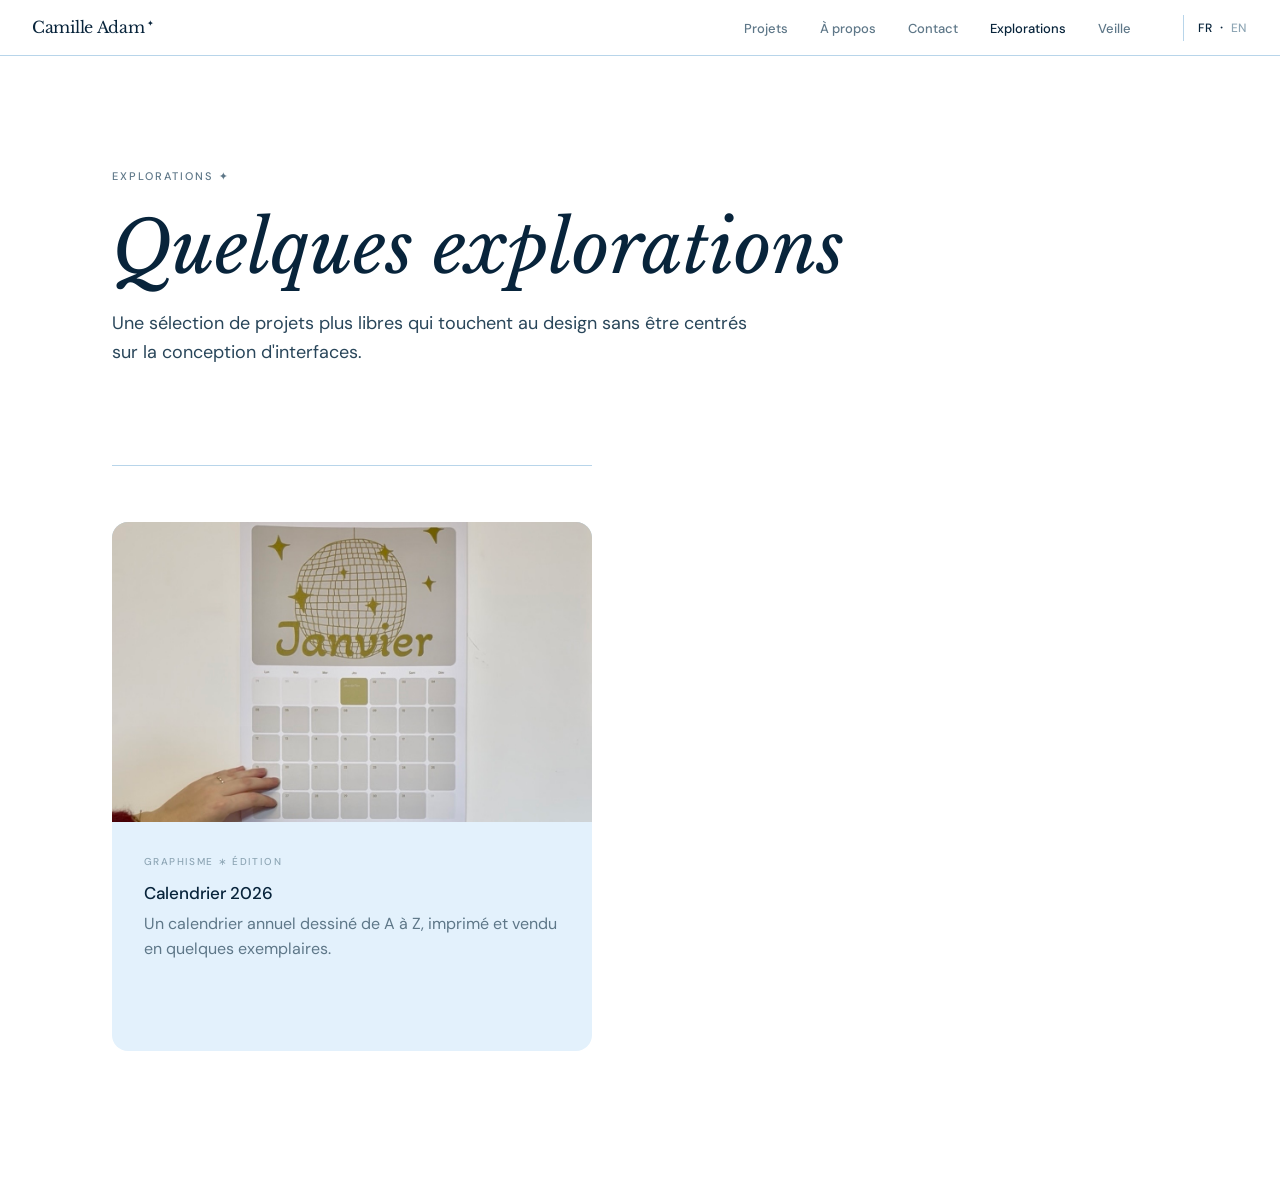
<file: Explorations.html>
<!DOCTYPE html>
<html lang="fr">
<head>
<meta charset="UTF-8">
<meta name="viewport" content="width=device-width, initial-scale=1.0">
<title>Explorations — Camille Adam</title>
<link rel="preconnect" href="https://fonts.googleapis.com">
<link href="https://fonts.googleapis.com/css2?family=Libre+Baskerville:ital,wght@0,400;0,700;1,400&family=DM+Sans:ital,opsz,wght@0,9..40,300;0,9..40,400;0,9..40,500;0,9..40,700&display=swap" rel="stylesheet">
<style>
:root {
  --color-canvas: #FFFFFF;
  --color-canvas-soft: #E3F1FC;
  --color-surface-card: #B9DCF2;
  --color-ink: #08243B;
  --color-body: #29465A;
  --color-muted: #5E7788;
  --color-muted-soft: #8EA6B5;
  --color-hairline: #B8D5EA;
  --font-display: 'Libre Baskerville', Georgia, serif;
  --font-body: 'DM Sans', system-ui, sans-serif;
  --space-xs: 8px;
  --space-sm: 12px;
  --space-md: 16px;
  --space-lg: 24px;
  --space-xl: 32px;
  --space-xxl: 48px;
  --radius-lg: 12px;
  --radius-xl: 16px;
}
*, *::before, *::after { box-sizing: border-box; }
html { scroll-behavior: smooth; }
body { margin: 0; background: var(--color-canvas); color: var(--color-ink); font-family: var(--font-body); font-size: 16px; line-height: 1.6; -webkit-font-smoothing: antialiased; }
a { color: inherit; }
nav { height: 56px; position: fixed; inset: 0 0 auto; z-index: 10; display: flex; align-items: center; background: rgba(255,255,255,.94); border-bottom: 1px solid var(--color-hairline); backdrop-filter: blur(10px); }
.nav-inner { width: min(1400px, 100%); margin: auto; padding: 0 var(--space-xl); display: flex; align-items: center; justify-content: space-between; }
.nav-logo { font-family: var(--font-display); font-style: normal; font-size: 16px; text-decoration: none; letter-spacing: -0.3px; }
.nav-logo span { font-size: .5em; vertical-align: super; margin-left: 3px; }
.nav-links { display: flex; align-items: center; gap: var(--space-xl); margin: 0; padding: 0; list-style: none; }
.nav-links a { color: var(--color-muted); font-size: 13px; font-weight: 500; text-decoration: none; white-space: nowrap; }
.nav-links a:hover, .nav-links a.active { color: var(--color-ink); }
.menu-toggle { display: none; border: 0; background: none; color: var(--color-ink); font: 500 12px var(--font-body); cursor: pointer; }
.lang-switch { display: inline-flex; gap: 6px; padding-left: var(--space-sm); margin-left: calc(var(--space-xl) - var(--space-sm)); border-left: 1px solid var(--color-hairline); }
.lang-switch button { padding: 2px; border: 0; background: none; color: var(--color-muted-soft); font: 500 12px var(--font-body); cursor: pointer; }
.lang-switch button.active, .lang-switch button:hover { color: var(--color-ink); }
.page { width: min(1120px, 100%); margin: auto; padding: 56px var(--space-xl) 96px; }
.intro { max-width: 760px; padding: 112px 0 80px; }
.eyebrow { margin-bottom: var(--space-lg); color: var(--color-muted); font-size: 11px; font-weight: 500; letter-spacing: .18em; text-transform: uppercase; }
h1, h2, p { margin-top: 0; }
h1 { max-width: 760px; margin-bottom: var(--space-lg); font-family: var(--font-display); font-size: clamp(40px, 6vw, 72px); font-style: italic; font-weight: 400; line-height: 1.05; }
.intro p { max-width: 650px; color: var(--color-body); font-size: 18px; }

.projects-grid { display: grid; grid-template-columns: 1fr; max-width: 480px; gap: var(--space-lg); padding: 56px 0; border-top: 1px solid var(--color-hairline); }

.project-card { border-radius: var(--radius-xl); overflow: hidden; cursor: pointer; transition: transform 0.2s ease; position: relative; display: flex; flex-direction: column; text-decoration: none; }
.project-card:hover { transform: translateY(-3px); }

.project-visual { aspect-ratio: 16 / 10; display: flex; align-items: center; justify-content: center; position: relative; overflow: hidden; flex: 0 0 auto; background: var(--color-surface-card); }
.project-visual span { font-family: var(--font-display); font-style: italic; font-size: 14px; color: var(--color-ink); opacity: 0.5; }
.project-visual-img { width: 100%; height: 100%; object-fit: cover; object-position: center; display: block; transform: scale(1); transition: transform 0.5s cubic-bezier(0.22, 1, 0.36, 1); }
.project-card:hover .project-visual-img { transform: scale(1.05); }

.project-info { padding: var(--space-xl); background: var(--color-canvas-soft); display: flex; flex-direction: column; justify-content: flex-end; flex: 1; min-height: 220px; }
.project-tag { font-family: var(--font-body); font-size: 10px; font-weight: 500; letter-spacing: 0.14em; text-transform: uppercase; color: var(--color-muted-soft); margin-bottom: var(--space-sm); }
.project-title { font-family: var(--font-body); font-size: 17px; font-weight: 500; color: var(--color-ink); line-height: 1.3; margin-bottom: var(--space-xs); }
.project-desc { font-family: var(--font-body); font-size: 16px; font-weight: 400; color: var(--color-muted); line-height: 1.55; margin-bottom: var(--space-md); }
.project-cta { display: inline-flex; align-items: center; gap: 6px; margin-top: var(--space-md); font-family: var(--font-body); font-size: 16px; font-weight: 500; letter-spacing: 0.01em; color: var(--color-ink); opacity: 0; transform: translateY(4px); transition: opacity 0.2s ease, transform 0.2s ease; }
.project-card:hover .project-cta, .project-card:focus-visible .project-cta { opacity: 1; transform: translateY(0); }
@media (hover: none) { .project-cta { opacity: 1; transform: none; } }

@media (max-width: 760px) {
  .nav-inner { padding: 0 var(--space-lg); }
  .menu-toggle { display: inline-flex; align-items: center; gap: 8px; }
  .menu-toggle::before { content: '☰'; font-size: 18px; line-height: 1; }
  .nav-links { display: none; position: absolute; top: 56px; left: 0; right: 0; padding: var(--space-lg); background: var(--color-canvas); border-bottom: 1px solid var(--color-hairline); flex-direction: column; align-items: flex-start; gap: var(--space-md); }
  nav.is-open .nav-links { display: flex; }
  .nav-links a { font-size: 14px; }
  .lang-switch { margin-left: 0; padding-left: 0; border-left: 0; }
  .page { padding-inline: var(--space-lg); }
  .intro { padding-top: 88px; }
  .projects-grid { max-width: none; }
}
</style>
</head>
<body>
<nav>
  <div class="nav-inner">
    <a class="nav-logo" href="index.html">Camille Adam<span>✦</span></a>
    <button class="menu-toggle" type="button" aria-expanded="false" aria-controls="site-navigation">Menu</button>
    <ul class="nav-links" id="site-navigation">
      <li><a href="index.html#projets" data-i18n="nav.work">Projets</a></li>
      <li><a href="index.html#about" data-i18n="nav.about">À propos</a></li>
      <li><a href="index.html#contact" data-i18n="nav.contact">Contact</a></li>
      <li><a class="active" href="Explorations.html" data-i18n="nav.explo">Explorations</a></li>
      <li><a href="Veille.html" data-i18n="nav.watch">Veille</a></li>
      <li>
        <div class="lang-switch" role="group" aria-label="Langue / Language">
          <button type="button" data-lang="fr" class="active" aria-pressed="true">FR</button>
          <span aria-hidden="true">·</span>
          <button type="button" data-lang="en" aria-pressed="false">EN</button>
        </div>
      </li>
    </ul>
  </div>
</nav>
<main class="page">
  <header class="intro">
    <div class="eyebrow" data-i18n="explo.eyebrow">Explorations ✦</div>
    <h1 data-i18n="explo.title">Quelques explorations</h1>
    <p data-i18n="explo.body">Une sélection de projets plus libres qui touchent au design sans être centrés sur la conception d'interfaces.</p>
  </header>

  <section class="projects-grid">
    <a href="Calendrier 2026.html" class="project-card">
      <div class="project-visual"><img src="img/card_calendrier.jpg" alt="Calendrier 2026" class="project-visual-img"></div>
      <div class="project-info">
        <div class="project-tag" data-i18n="explo.p1tag">Graphisme ∗ Édition</div>
        <div class="project-title" data-i18n="explo.p1title">Calendrier 2026</div>
        <div class="project-desc" data-i18n="explo.p1desc">Un calendrier annuel dessiné de A à Z, imprimé et vendu en quelques exemplaires.</div>
        <div class="project-cta" data-i18n="explo.cta">Voir le projet →</div>
      </div>
    </a>
  </section>
</main>
<script>
var translations = {
  fr: {
    'nav.work': 'Projets', 'nav.about': 'À propos', 'nav.contact': 'Contact', 'nav.watch': 'Veille', 'nav.explo': 'Explorations',
    'explo.eyebrow': 'Explorations ✦',
    'explo.title': 'Quelques explorations',
    'explo.body': 'Une sélection de projets plus libres qui touchent au design sans être centrés sur la conception d’interfaces.',
    'explo.visualPlaceholder': 'Visuel à ajouter',
    'explo.p1tag': 'Graphisme ∗ Édition', 'explo.p1title': 'Calendrier 2026', 'explo.p1desc': 'Un calendrier annuel dessiné de A à Z, imprimé et vendu en quelques exemplaires.',
    'explo.cta': 'Voir le projet →'
  },
  en: {
    'nav.work': 'Work', 'nav.about': 'About', 'nav.contact': 'Contact', 'nav.watch': 'Watch', 'nav.explo': 'Explorations',
    'explo.eyebrow': 'Explorations ✦',
    'explo.title': 'A few explorations',
    'explo.body': 'A selection of freer projects that touch on design without being focused on interface design.',
    'explo.visualPlaceholder': 'Visual to add',
    'explo.p1tag': 'Graphic design ∗ Print', 'explo.p1title': '2026 Calendar', 'explo.p1desc': 'A yearly calendar designed from scratch, printed and sold in a few copies.',
    'explo.cta': 'View project →'
  }
};
document.addEventListener('click', function (event) {
  var menuToggle = event.target.closest('.menu-toggle');
  if (menuToggle) {
    var nav = menuToggle.closest('nav');
    var isOpen = nav.classList.toggle('is-open');
    menuToggle.setAttribute('aria-expanded', isOpen ? 'true' : 'false');
    return;
  }
  if (event.target.closest('.nav-links a')) {
    var openNav = document.querySelector('nav.is-open');
    if (openNav) openNav.classList.remove('is-open');
    var openToggle = document.querySelector('.menu-toggle[aria-expanded="true"]');
    if (openToggle) openToggle.setAttribute('aria-expanded', 'false');
  }
  var button = event.target.closest('.lang-switch button');
  if (!button) return;
  var lang = button.getAttribute('data-lang');
  document.querySelectorAll('[data-i18n]').forEach(function (element) {
    var value = translations[lang][element.getAttribute('data-i18n')];
    if (value) element.textContent = value;
  });
  document.querySelectorAll('.lang-switch button').forEach(function (item) {
    var active = item.getAttribute('data-lang') === lang;
    item.classList.toggle('active', active);
    item.setAttribute('aria-pressed', active ? 'true' : 'false');
  });
  document.documentElement.lang = lang;
});
</script>
</body>
</html>
</file>
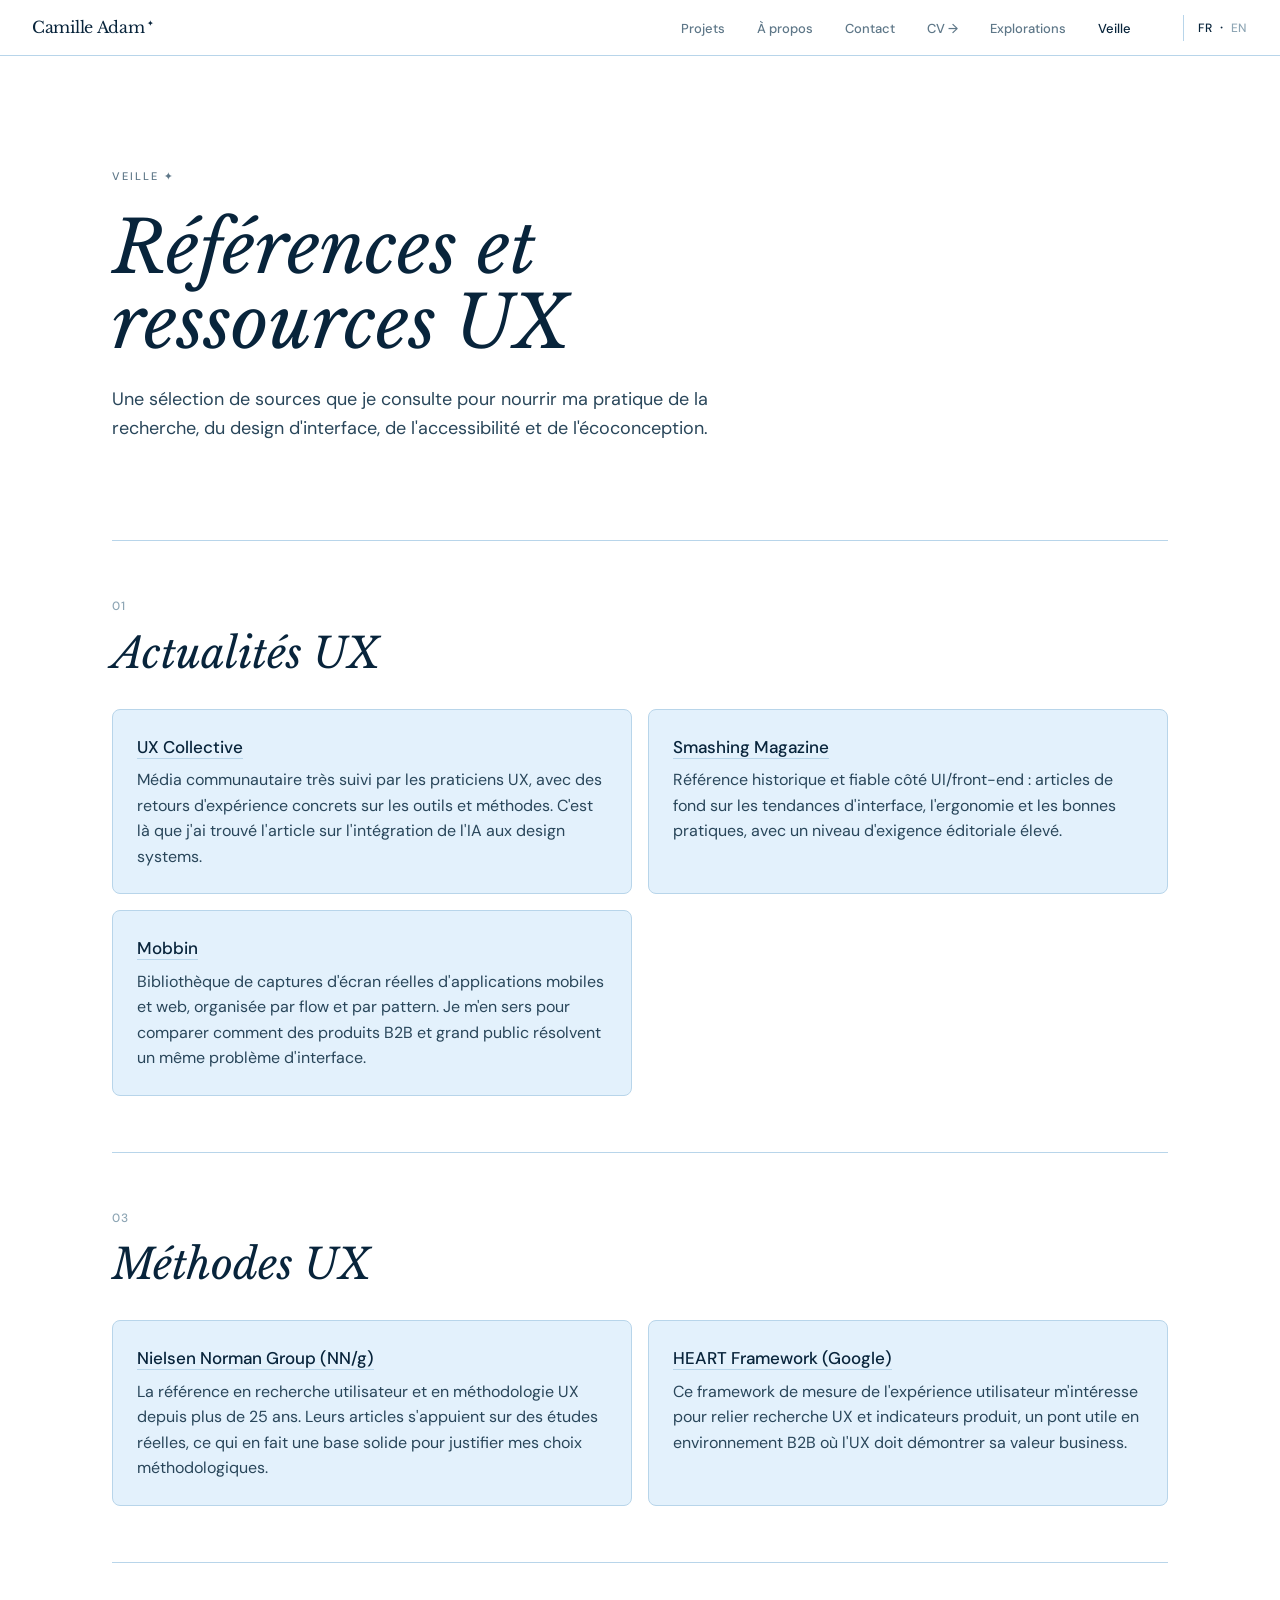
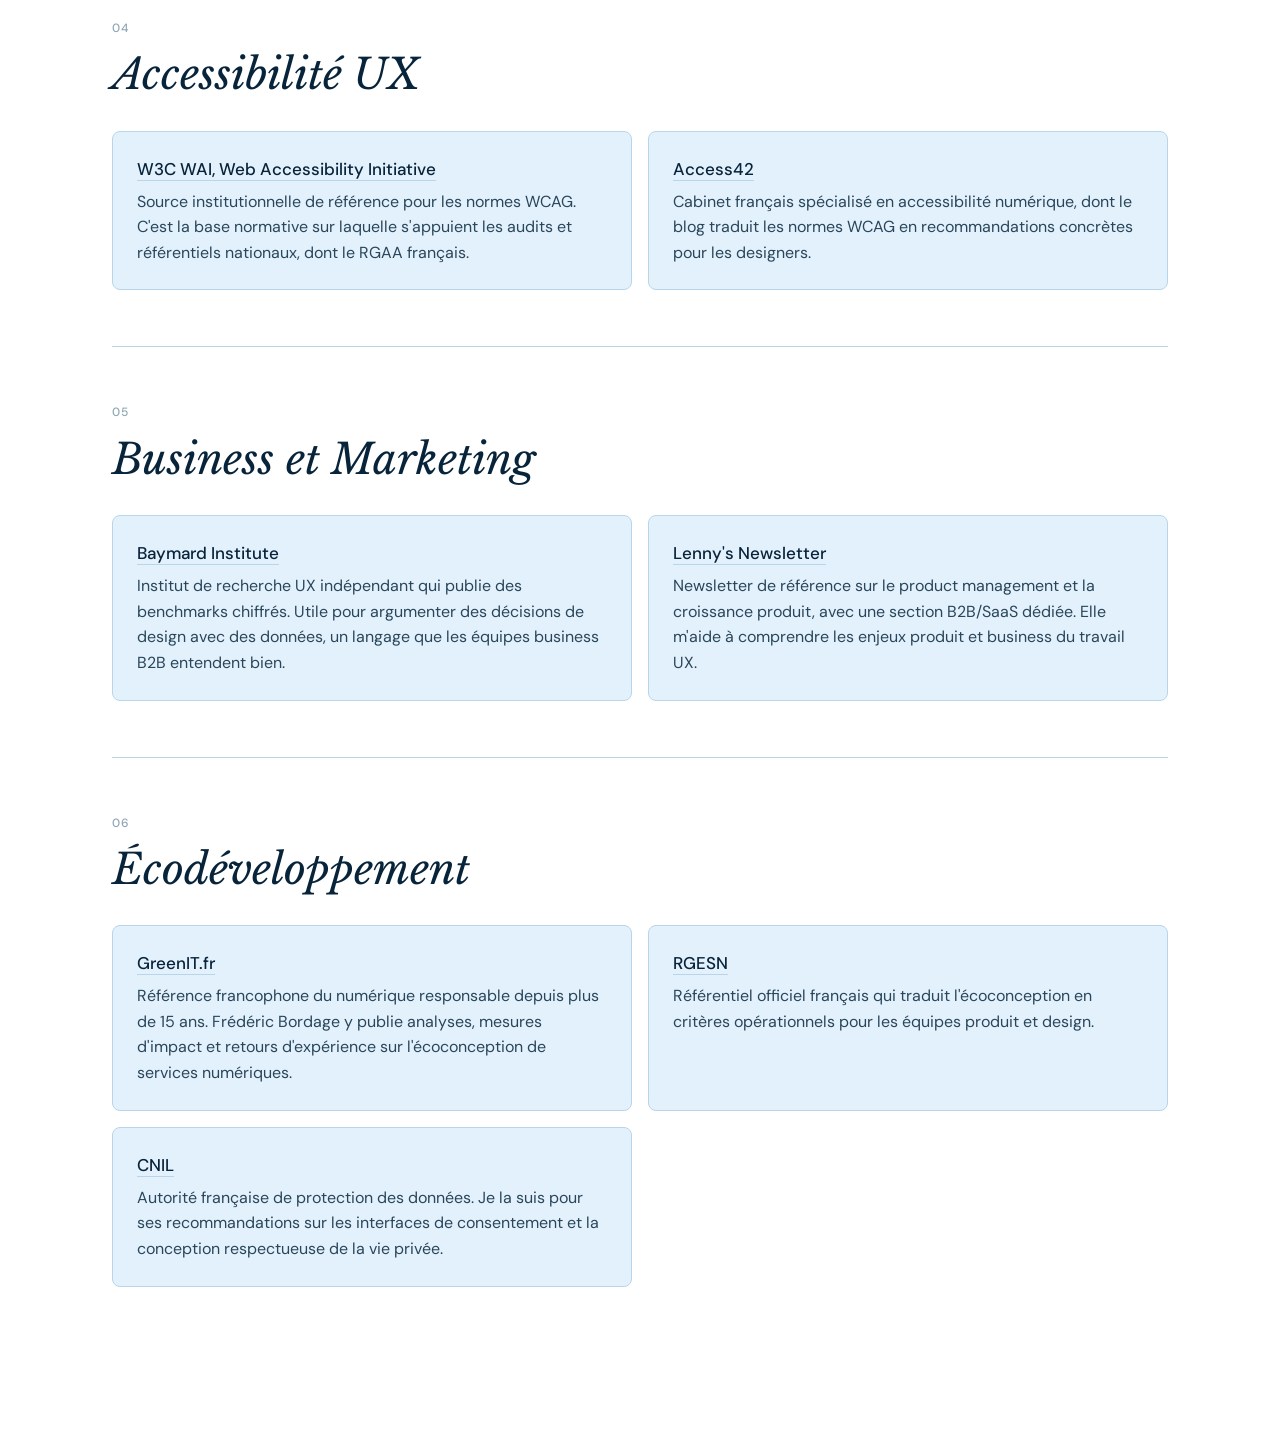
<file: Veille.html>
<!DOCTYPE html>
<html lang="fr">
<head>
<meta charset="UTF-8">
<meta name="viewport" content="width=device-width, initial-scale=1.0">
<title>Veille — Camille Adam</title>
<link rel="preconnect" href="https://fonts.googleapis.com">
<link href="https://fonts.googleapis.com/css2?family=Libre+Baskerville:ital,wght@0,400;0,700;1,400&family=DM+Sans:ital,opsz,wght@0,9..40,300;0,9..40,400;0,9..40,500;0,9..40,700&display=swap" rel="stylesheet">
<style>
:root {
  --color-canvas: #FFFFFF;
  --color-canvas-soft: #E3F1FC;
  --color-surface-card: #B9DCF2;
  --color-ink: #08243B;
  --color-body: #29465A;
  --color-muted: #5E7788;
  --color-muted-soft: #8EA6B5;
  --color-hairline: #B8D5EA;
  --font-display: 'Libre Baskerville', Georgia, serif;
  --font-body: 'DM Sans', system-ui, sans-serif;
  --space-xs: 8px;
  --space-sm: 12px;
  --space-md: 16px;
  --space-lg: 24px;
  --space-xl: 32px;
  --space-xxl: 48px;
}
*, *::before, *::after { box-sizing: border-box; }
html { scroll-behavior: smooth; }
body { margin: 0; background: var(--color-canvas); color: var(--color-ink); font-family: var(--font-body); font-size: 16px; line-height: 1.6; -webkit-font-smoothing: antialiased; }
a { color: inherit; }
nav { height: 56px; position: fixed; inset: 0 0 auto; z-index: 10; display: flex; align-items: center; background: rgba(255,255,255,.94); border-bottom: 1px solid var(--color-hairline); backdrop-filter: blur(10px); }
.nav-inner { width: min(1400px, 100%); margin: auto; padding: 0 var(--space-xl); display: flex; align-items: center; justify-content: space-between; }
.nav-logo { font-family: var(--font-display); font-style: normal; font-size: 16px; text-decoration: none; letter-spacing: -0.3px; }
.nav-logo span { font-size: .5em; vertical-align: super; margin-left: 3px; }
.nav-links { display: flex; align-items: center; gap: var(--space-xl); margin: 0; padding: 0; list-style: none; }
.nav-links a { color: var(--color-muted); font-size: 13px; font-weight: 500; text-decoration: none; white-space: nowrap; }
.nav-links a:hover, .nav-links a.active { color: var(--color-ink); }
.menu-toggle { display: none; border: 0; background: none; color: var(--color-ink); font: 500 12px var(--font-body); cursor: pointer; }
.lang-switch { display: inline-flex; gap: 6px; padding-left: var(--space-sm); margin-left: calc(var(--space-xl) - var(--space-sm)); border-left: 1px solid var(--color-hairline); }
.lang-switch button { padding: 2px; border: 0; background: none; color: var(--color-muted-soft); font: 500 12px var(--font-body); cursor: pointer; }
.lang-switch button.active, .lang-switch button:hover { color: var(--color-ink); }
.page { width: min(1120px, 100%); margin: auto; padding: 56px var(--space-xl) 96px; }
.intro { max-width: 760px; padding: 112px 0 80px; }
.eyebrow { margin-bottom: var(--space-lg); color: var(--color-muted); font-size: 11px; font-weight: 500; letter-spacing: .18em; text-transform: uppercase; }
h1, h2, p { margin-top: 0; }
h1 { max-width: 760px; margin-bottom: var(--space-lg); font-family: var(--font-display); font-size: clamp(40px, 6vw, 72px); font-style: italic; font-weight: 400; line-height: 1.05; }
.intro p { max-width: 650px; color: var(--color-body); font-size: 18px; }
.reference-section { padding: 56px 0; border-top: 1px solid var(--color-hairline); }
.section-index { margin-bottom: var(--space-sm); color: var(--color-muted-soft); font-size: 12px; font-weight: 500; letter-spacing: .12em; }
h2 { margin-bottom: var(--space-xl); font-family: var(--font-display); font-size: clamp(28px, 4vw, 42px); font-style: italic; font-weight: 400; line-height: 1.15; }
.references { display: grid; grid-template-columns: repeat(2, minmax(0, 1fr)); gap: var(--space-md); }
.reference { padding: var(--space-lg); border: 1px solid var(--color-hairline); border-radius: 8px; background: var(--color-canvas-soft); }
.reference h3 { margin: 0 0 6px; font-size: 17px; font-weight: 500; }
.reference h3 a { text-decoration: none; border-bottom: 1px solid var(--color-hairline); }
.reference h3 a:hover { border-color: var(--color-ink); }
.reference p { margin: 0; color: var(--color-body); font-size: 16px; }
@media (max-width: 760px) {
  .nav-inner { padding: 0 var(--space-lg); }
  .menu-toggle { display: inline-flex; align-items: center; gap: 8px; }
  .menu-toggle::before { content: '☰'; font-size: 18px; line-height: 1; }
  .nav-links { display: none; position: absolute; top: 56px; left: 0; right: 0; padding: var(--space-lg); background: var(--color-canvas); border-bottom: 1px solid var(--color-hairline); flex-direction: column; align-items: flex-start; gap: var(--space-md); }
  nav.is-open .nav-links { display: flex; }
  .nav-links a { font-size: 14px; }
  .lang-switch { margin-left: 0; padding-left: 0; border-left: 0; }
  .page { padding-inline: var(--space-lg); }
  .intro { padding-top: 88px; }
  .references { grid-template-columns: 1fr; }
}
</style>
</head>
<body>
<nav>
  <div class="nav-inner">
    <a class="nav-logo" href="index.html">Camille Adam<span>✦</span></a>
    <button class="menu-toggle" type="button" aria-expanded="false" aria-controls="site-navigation">Menu</button>
    <ul class="nav-links" id="site-navigation">
      <li><a href="index.html#projets" data-i18n="nav.work">Projets</a></li>
      <li><a href="index.html#about" data-i18n="nav.about">À propos</a></li>
      <li><a href="index.html#contact" data-i18n="nav.contact">Contact</a></li>
      <li><a href="cv.pdf" target="_blank" rel="noopener" data-i18n="nav.cv">CV →</a></li>
      <li><a href="Explorations.html" data-i18n="nav.explo">Explorations</a></li>
      <li><a class="active" href="Veille.html" data-i18n="nav.watch">Veille</a></li>
      <li>
        <div class="lang-switch" role="group" aria-label="Langue / Language">
          <button type="button" data-lang="fr" class="active" aria-pressed="true">FR</button>
          <span aria-hidden="true">·</span>
          <button type="button" data-lang="en" aria-pressed="false">EN</button>
        </div>
      </li>
    </ul>
  </div>
</nav>
<main class="page">
  <header class="intro">
    <div class="eyebrow">Veille ✦</div>
    <h1>Références et ressources UX</h1>
    <p>Une sélection de sources que je consulte pour nourrir ma pratique de la recherche, du design d'interface, de l'accessibilité et de l'écoconception.</p>
  </header>

  <section class="reference-section">
    <div class="section-index">01</div>
    <h2>Actualités UX</h2>
    <div class="references">
      <article class="reference"><h3><a href="https://uxdesign.cc/" target="_blank" rel="noopener">UX Collective</a></h3><p>Média communautaire très suivi par les praticiens UX, avec des retours d'expérience concrets sur les outils et méthodes. C'est là que j'ai trouvé l'article sur l'intégration de l'IA aux design systems.</p></article>
      <article class="reference"><h3><a href="https://www.smashingmagazine.com/" target="_blank" rel="noopener">Smashing Magazine</a></h3><p>Référence historique et fiable côté UI/front-end : articles de fond sur les tendances d'interface, l'ergonomie et les bonnes pratiques, avec un niveau d'exigence éditoriale élevé.</p></article>
      <article class="reference"><h3><a href="https://mobbin.com/" target="_blank" rel="noopener">Mobbin</a></h3><p>Bibliothèque de captures d'écran réelles d'applications mobiles et web, organisée par flow et par pattern. Je m'en sers pour comparer comment des produits B2B et grand public résolvent un même problème d'interface.</p></article>
    </div>
  </section>

  <section class="reference-section">
    <div class="section-index">03</div>
    <h2>Méthodes UX</h2>
    <div class="references">
      <article class="reference"><h3><a href="https://www.nngroup.com/articles/" target="_blank" rel="noopener">Nielsen Norman Group (NN/g)</a></h3><p>La référence en recherche utilisateur et en méthodologie UX depuis plus de 25 ans. Leurs articles s'appuient sur des études réelles, ce qui en fait une base solide pour justifier mes choix méthodologiques.</p></article>
      <article class="reference"><h3><a href="https://www.heartframework.com/" target="_blank" rel="noopener">HEART Framework (Google)</a></h3><p>Ce framework de mesure de l'expérience utilisateur m'intéresse pour relier recherche UX et indicateurs produit, un pont utile en environnement B2B où l'UX doit démontrer sa valeur business.</p></article>
    </div>
  </section>

  <section class="reference-section">
    <div class="section-index">04</div>
    <h2>Accessibilité UX</h2>
    <div class="references">
      <article class="reference"><h3><a href="https://www.w3.org/WAI/" target="_blank" rel="noopener">W3C WAI, Web Accessibility Initiative</a></h3><p>Source institutionnelle de référence pour les normes WCAG. C'est la base normative sur laquelle s'appuient les audits et référentiels nationaux, dont le RGAA français.</p></article>
      <article class="reference"><h3><a href="https://access42.net/blog/" target="_blank" rel="noopener">Access42</a></h3><p>Cabinet français spécialisé en accessibilité numérique, dont le blog traduit les normes WCAG en recommandations concrètes pour les designers.</p></article>
    </div>
  </section>

  <section class="reference-section">
    <div class="section-index">05</div>
    <h2>Business et Marketing</h2>
    <div class="references">
      <article class="reference"><h3><a href="https://baymard.com/blog" target="_blank" rel="noopener">Baymard Institute</a></h3><p>Institut de recherche UX indépendant qui publie des benchmarks chiffrés. Utile pour argumenter des décisions de design avec des données, un langage que les équipes business B2B entendent bien.</p></article>
      <article class="reference"><h3><a href="https://www.lennysnewsletter.com/" target="_blank" rel="noopener">Lenny's Newsletter</a></h3><p>Newsletter de référence sur le product management et la croissance produit, avec une section B2B/SaaS dédiée. Elle m'aide à comprendre les enjeux produit et business du travail UX.</p></article>
    </div>
  </section>

  <section class="reference-section">
    <div class="section-index">06</div>
    <h2>Écodéveloppement</h2>
    <div class="references">
      <article class="reference"><h3><a href="https://www.greenit.fr/" target="_blank" rel="noopener">GreenIT.fr</a></h3><p>Référence francophone du numérique responsable depuis plus de 15 ans. Frédéric Bordage y publie analyses, mesures d'impact et retours d'expérience sur l'écoconception de services numériques.</p></article>
      <article class="reference"><h3><a href="https://ecoresponsable.numerique.gouv.fr/publications/referentiel-general-ecoconception/" target="_blank" rel="noopener">RGESN</a></h3><p>Référentiel officiel français qui traduit l'écoconception en critères opérationnels pour les équipes produit et design.</p></article>
      <article class="reference"><h3><a href="https://www.cnil.fr/" target="_blank" rel="noopener">CNIL</a></h3><p>Autorité française de protection des données. Je la suis pour ses recommandations sur les interfaces de consentement et la conception respectueuse de la vie privée.</p></article>
    </div>
  </section>
</main>
<script>
var translations = {
  fr: { 'nav.work': 'Projets', 'nav.about': 'À propos', 'nav.contact': 'Contact', 'nav.cv': 'CV →', 'nav.watch': 'Veille', 'nav.explo': 'Explorations' },
  en: { 'nav.work': 'Work', 'nav.about': 'About', 'nav.contact': 'Contact', 'nav.cv': 'CV →', 'nav.watch': 'Watch', 'nav.explo': 'Explorations' }
};
document.addEventListener('click', function (event) {
  var menuToggle = event.target.closest('.menu-toggle');
  if (menuToggle) {
    var nav = menuToggle.closest('nav');
    var isOpen = nav.classList.toggle('is-open');
    menuToggle.setAttribute('aria-expanded', isOpen ? 'true' : 'false');
    return;
  }
  if (event.target.closest('.nav-links a')) {
    var openNav = document.querySelector('nav.is-open');
    if (openNav) openNav.classList.remove('is-open');
    var openToggle = document.querySelector('.menu-toggle[aria-expanded="true"]');
    if (openToggle) openToggle.setAttribute('aria-expanded', 'false');
  }
  var button = event.target.closest('.lang-switch button');
  if (!button) return;
  var lang = button.getAttribute('data-lang');
  document.querySelectorAll('[data-i18n]').forEach(function (element) {
    var value = translations[lang][element.getAttribute('data-i18n')];
    if (value) element.textContent = value;
  });
  document.querySelectorAll('.lang-switch button').forEach(function (item) {
    var active = item.getAttribute('data-lang') === lang;
    item.classList.toggle('active', active);
    item.setAttribute('aria-pressed', active ? 'true' : 'false');
  });
  document.documentElement.lang = lang;
});
</script>
</body>
</html>
</file>
